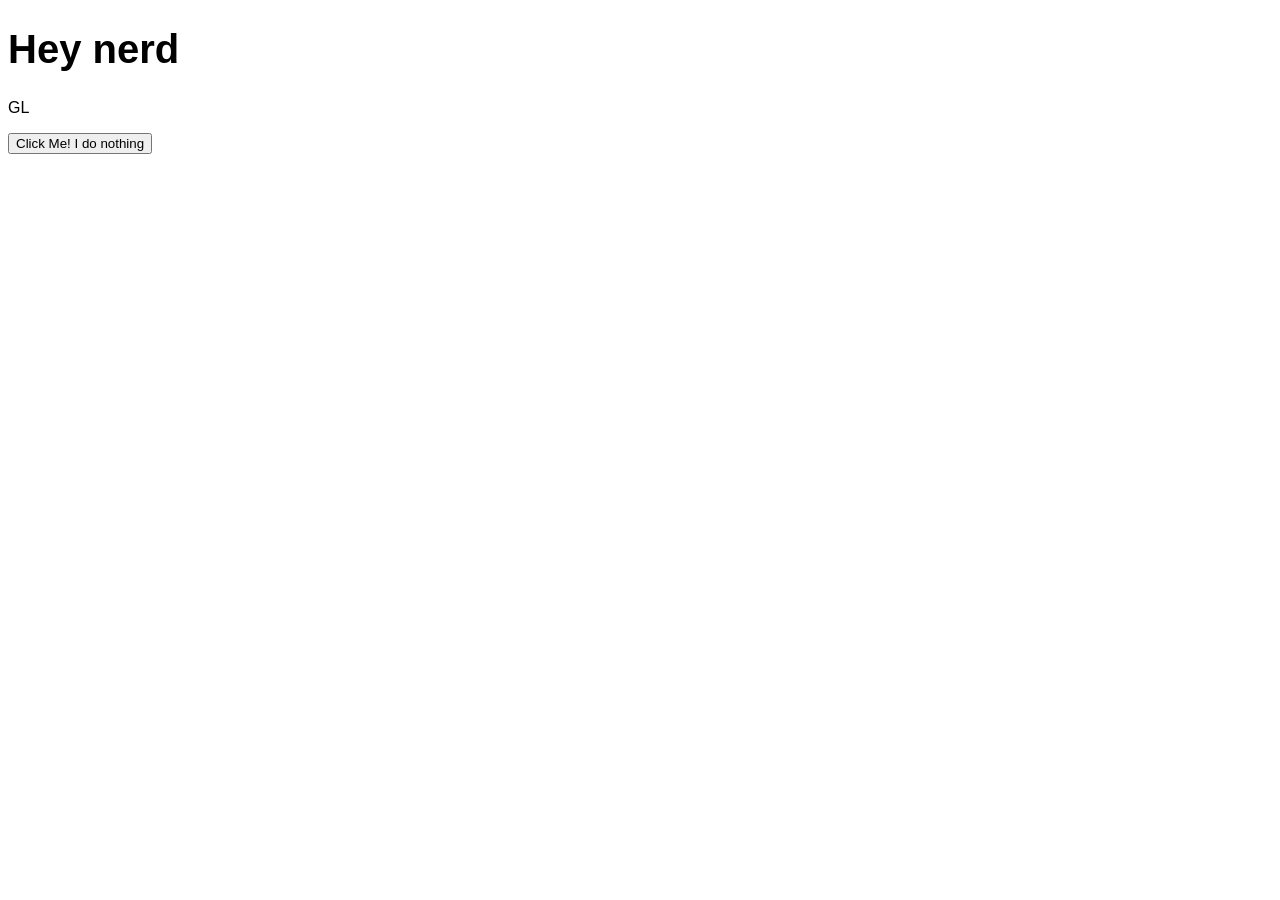
<file: index.html>
﻿<!DOCTYPE html>
<html lang="en">
<link rel="stylesheet" href="style.css">
<head>
    <meta charset="UTF-8">
    <title>Title</title>
</head>
<body>
    <h1>Hey nerd</h1>
    <p>GL</p>
    <button>Click Me! I do nothing</button>
</body>
</html>
</file>
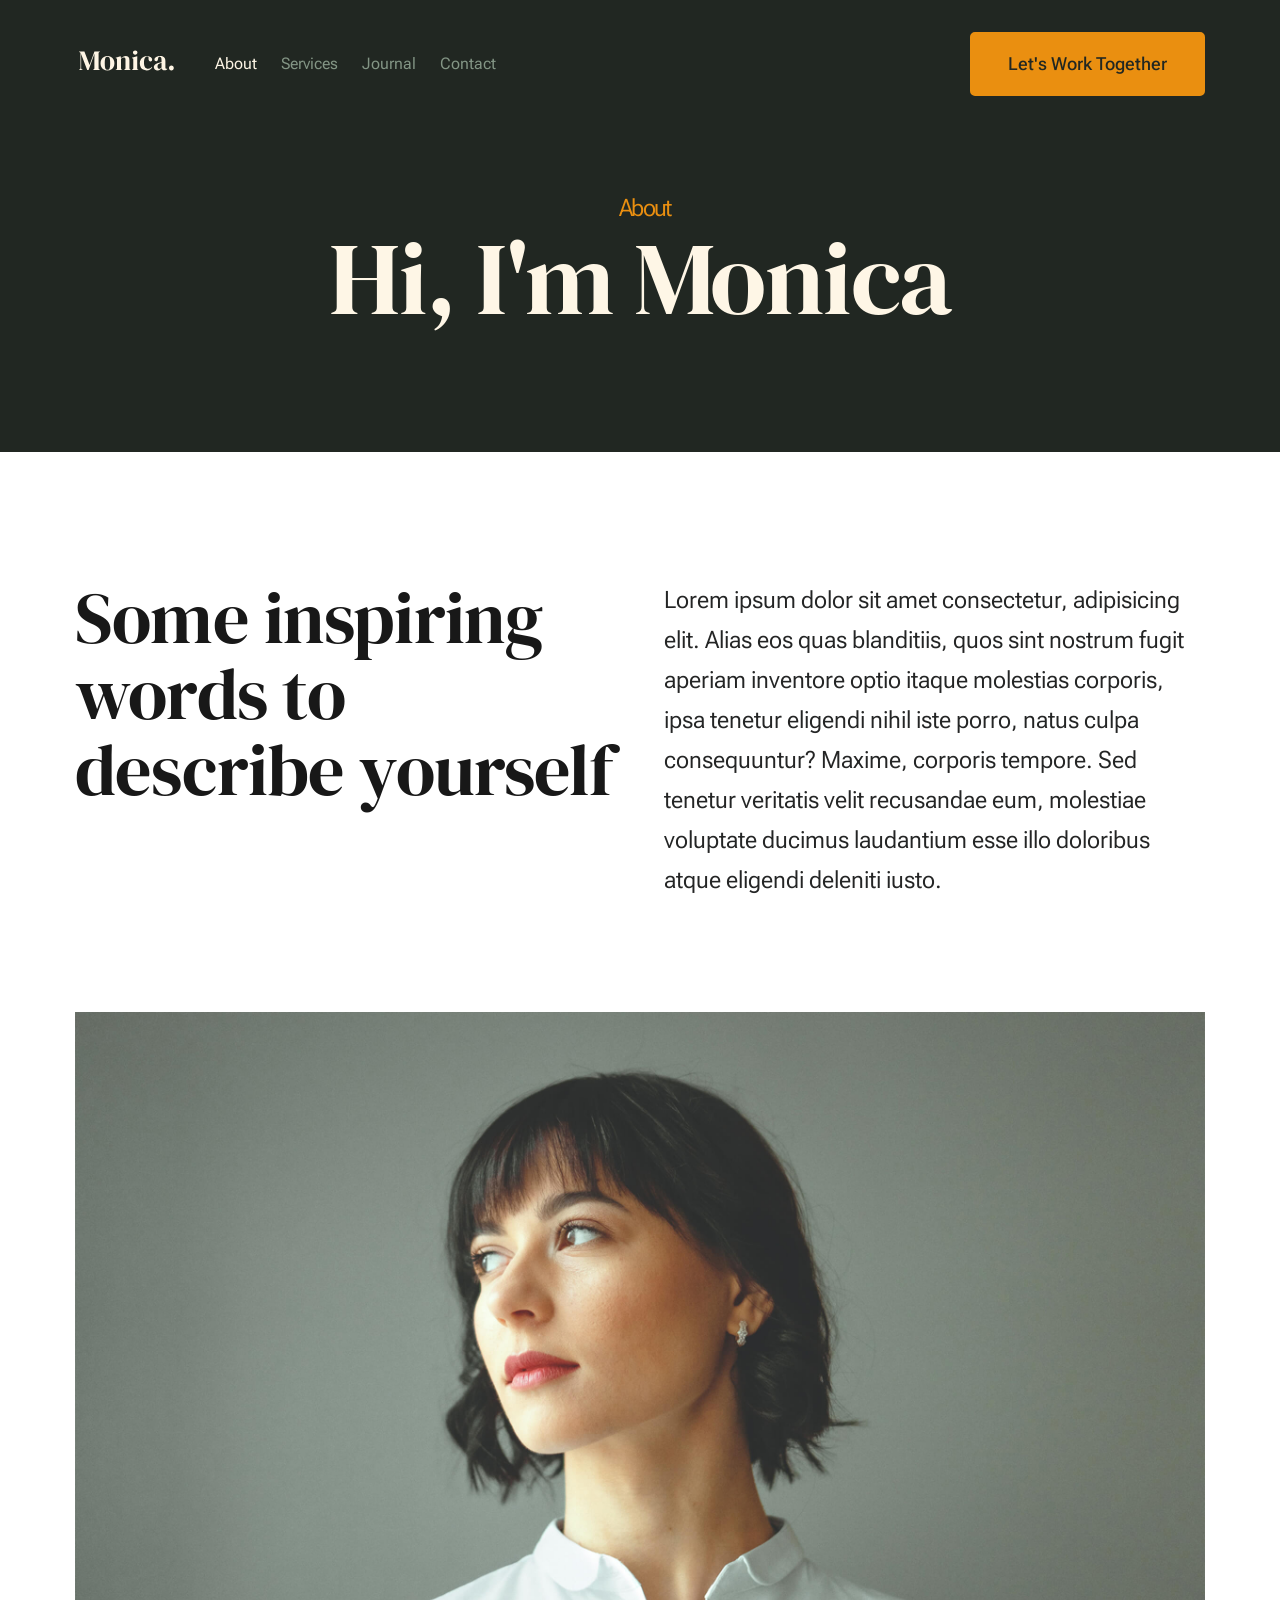
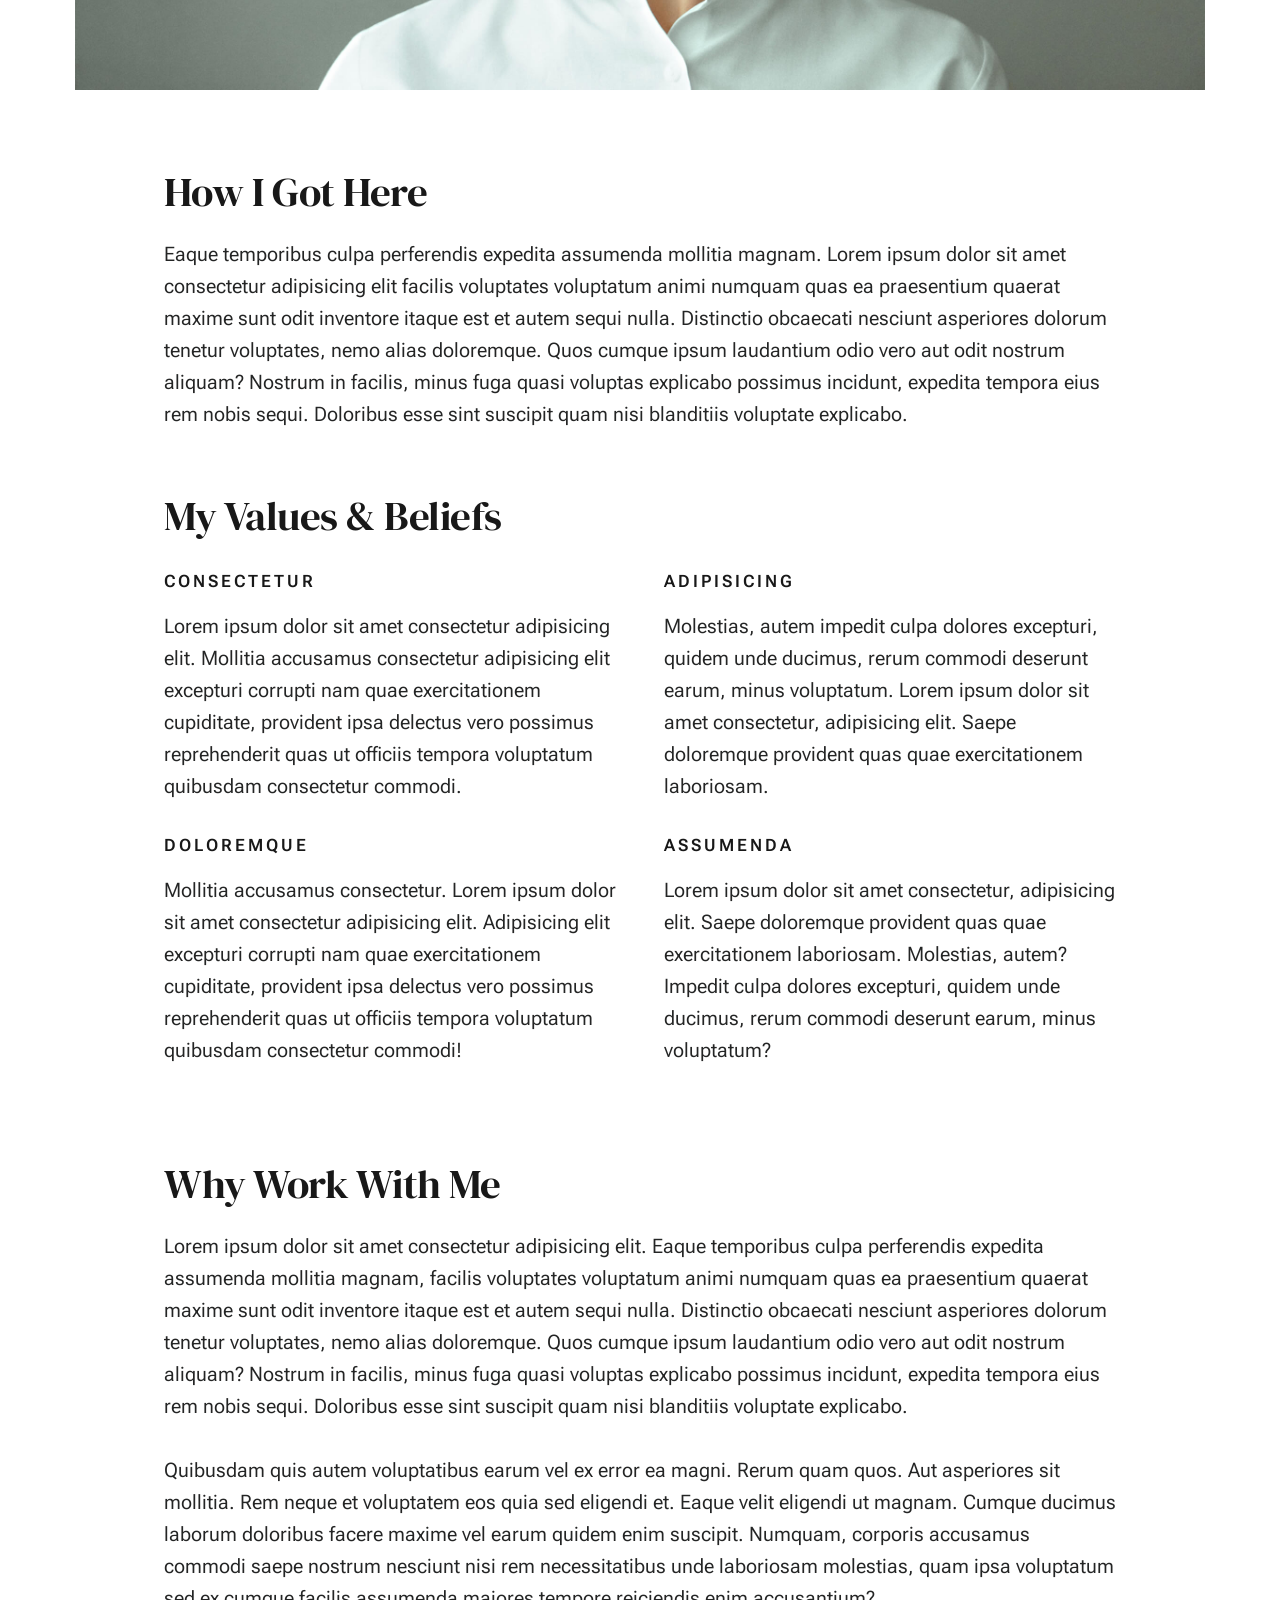
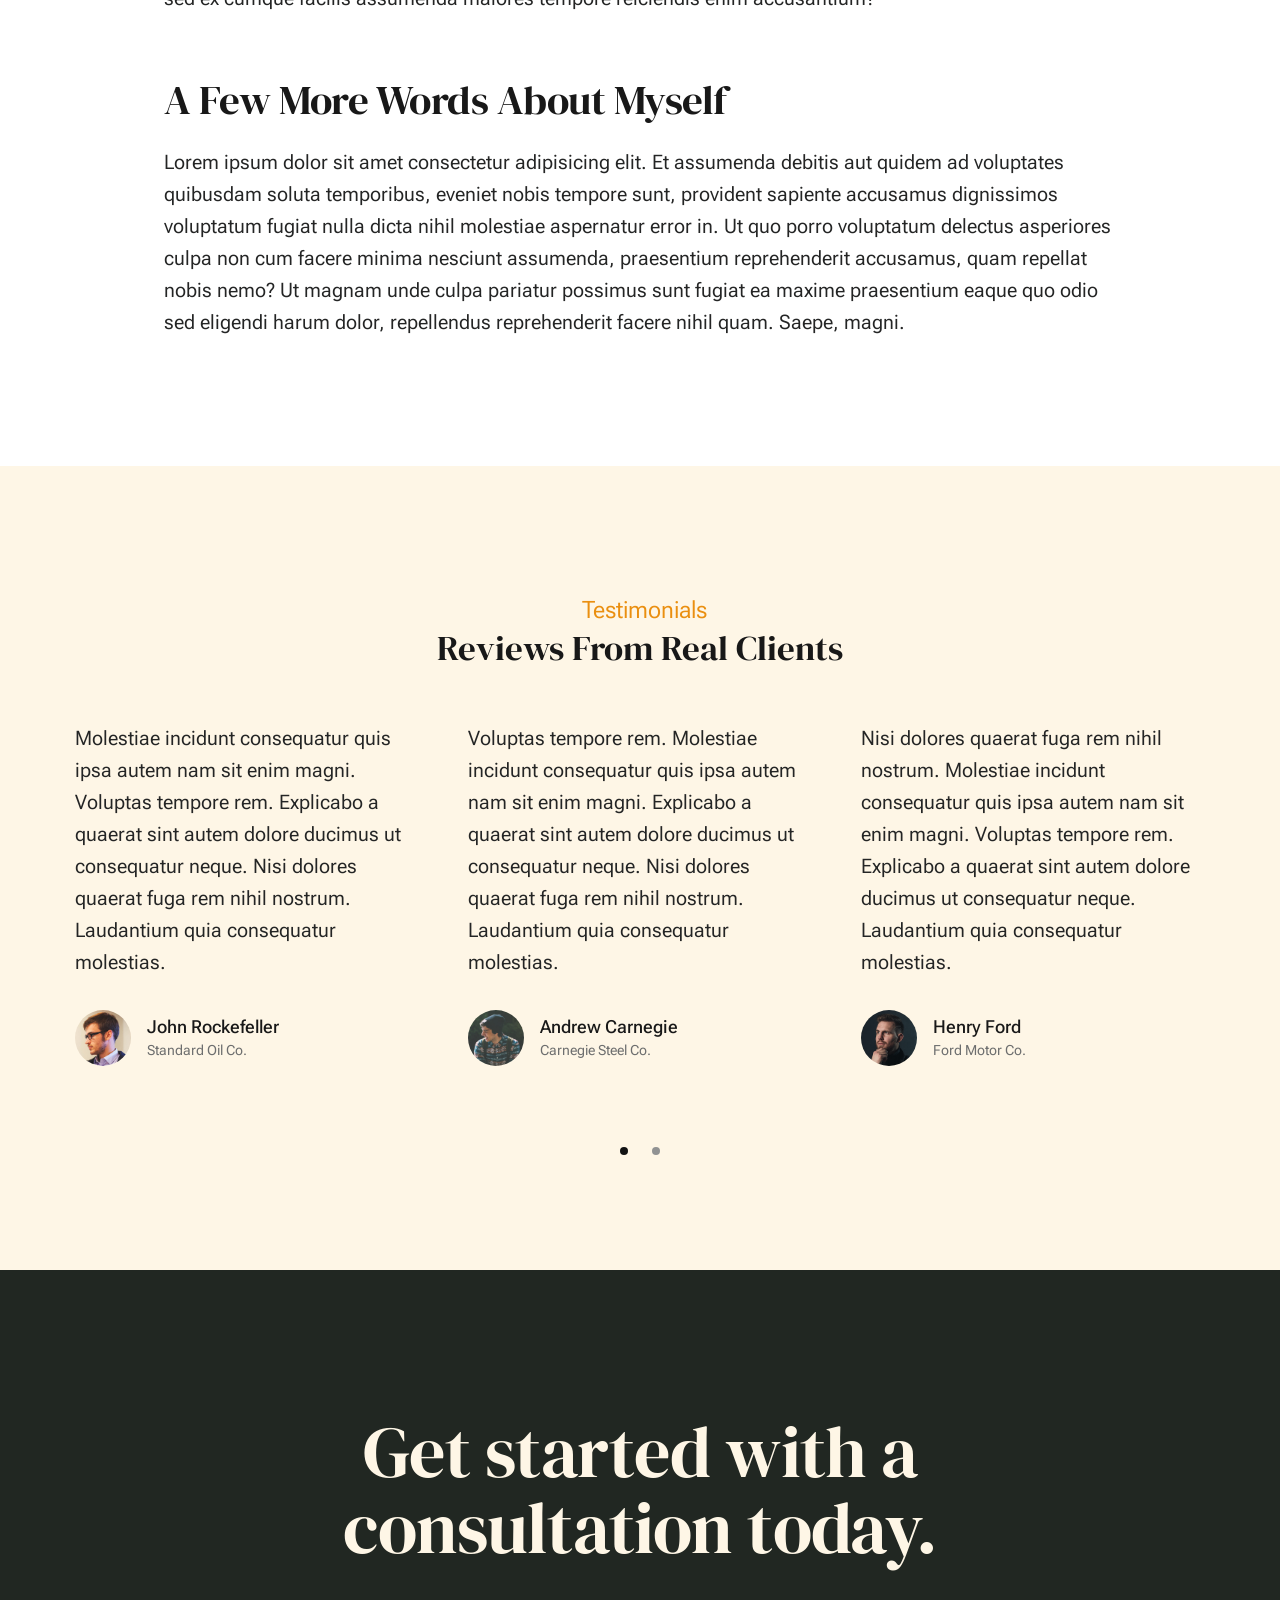
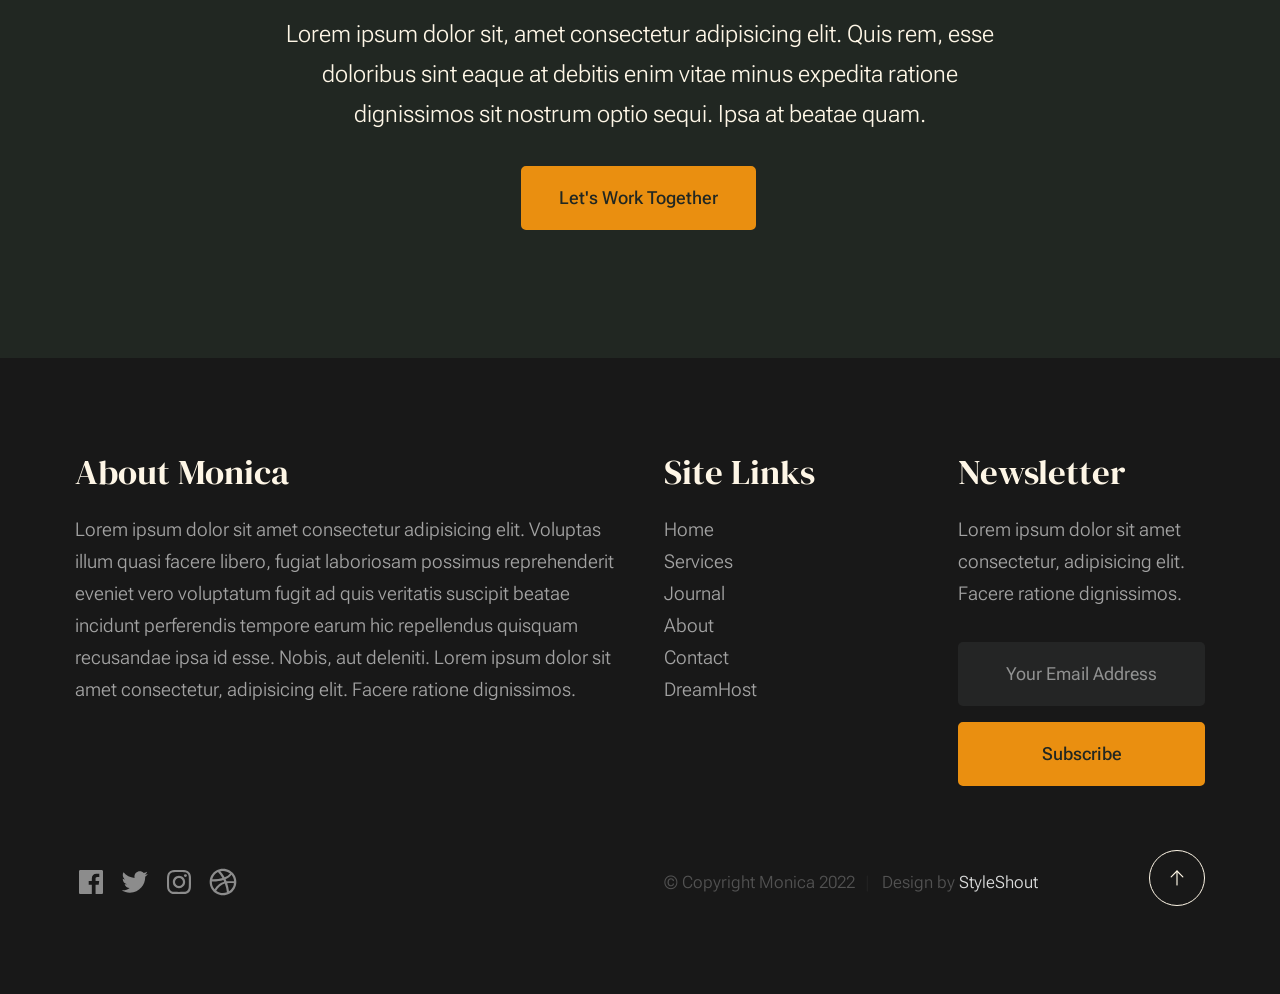
<file: about.html>
<!DOCTYPE html>
<html lang="en" class="no-js" >
<head>

    <!--- basic page needs
    ================================================== -->
    <meta charset="utf-8">
    <meta name="viewport" content="width=device-width, initial-scale=1">
    <title>About - Monica</title>

    <script>
        document.documentElement.classList.remove('no-js');
        document.documentElement.classList.add('js');
    </script>

    <!-- CSS
    ================================================== -->
    <link rel="stylesheet" href="css/vendor.css">
    <link rel="stylesheet" href="css/styles.css">

    <!-- favicons
    ================================================== -->
    <link rel="apple-touch-icon" sizes="180x180" href="apple-touch-icon.png">
    <link rel="icon" type="image/png" sizes="32x32" href="favicon-32x32.png">
    <link rel="icon" type="image/png" sizes="16x16" href="favicon-16x16.png">
    <link rel="manifest" href="site.webmanifest">

</head>


<body id="top">


    <!-- preloader
    ================================================== -->
    <div id="preloader">
        <div id="loader" class="dots-fade">
            <div></div>
            <div></div>
            <div></div>
        </div>
    </div>


    <!-- page wrap
    ================================================== -->
    <div id="page" class="s-pagewrap">


        <!-- # site header 
        ================================================== -->
        <header class="s-header">

            <div class="row s-header__inner width-sixteen-col">

                <div class="s-header__block">
                    <div class="s-header__logo">
                        <a class="logo" href="index.html">
                            <img src="images/logo.svg" alt="Homepage">
                        </a>
                    </div>

                    <a class="s-header__menu-toggle" href="#0"><span>Menu</span></a>
                </div> <!-- end s-header__block -->

                <nav class="s-header__nav">
    
                    <ul class="s-header__menu-links">
                        <li class="current"><a href="about.html">About</a></li>
                        <li><a href="services.html">Services</a></li>
                        <li><a href="blog.html">Journal</a></li>
                        <li><a href="contact.html">Contact</a></li>
                    </ul> <!-- s-header__menu-links -->

                    <div class="s-header__contact">
                        <a href="contact.html" class="btn btn--primary s-header__contact-btn">Let's Work Together</a>                        
                    </div> <!-- s-header__contact -->
    
                </nav> <!-- end s-header__nav -->

            </div> <!-- end s-header__inner -->

        </header> <!-- end s-header -->


        <!-- # site main content
        ================================================== -->
        <section id="content" class="s-content">

               <section class="s-pageheader pageheader">
                    <div class="row">
                        <div class="column xl-12">
                            <h1 class="page-title">
                                <span class="page-title__small-type text-pretitle">About</span>
                                Hi, I'm Monica
                            </h1>
                            
                        </div>
                    </div>
               </section> <!-- end pageheader --> 

               <section class="s-pagecontent pagecontent">

                    <div class="row pageintro">
                        <div class="column xl-6 lg-12">
                            <h2 class="text-display-title">Some inspiring words to describe yourself</h2>
                        </div>
                        <div class="column xl-6 lg-12 u-flexitem-x-right">
                            <p class="lead">
                            Lorem ipsum dolor sit amet consectetur, adipisicing elit. Alias eos quas blanditiis, quos sint nostrum fugit aperiam 
                            inventore optio itaque molestias corporis, ipsa tenetur eligendi nihil iste porro, natus culpa consequuntur? Maxime, 
                            corporis tempore. Sed tenetur veritatis velit recusandae eum, molestiae voluptate ducimus laudantium esse illo 
                            doloribus atque eligendi deleniti iusto. 
                            </p>
                        </div>                       
                    </div> <!-- end pageintro -->   
                    
                    <div class="row pagemedia">
                        <d class="column xl-12">
                            <figure class="page-media">                                
                                <img src="images/thumbs/about/about-1200.jpg" 
                                     srcset="images/thumbs/about/about-2400.jpg 2400w, 
                                             images/thumbs/about/about-1200.jpg 1200w, 
                                             images/thumbs/about/about-600.jpg 600w" sizes="(max-width: 2400px) 100vw, 2400px" alt="">
                            </figure>
                        </d>
                    </div> <!-- end pagemedia -->

                    <div class="row width-narrower pagemain">
                        <div class="column xl-12"> 

                            <h2>How I Got Here</h2>
                            <p>
                            Eaque temporibus culpa perferendis expedita assumenda mollitia magnam. Lorem ipsum dolor sit amet consectetur adipisicing elit
                            facilis voluptates voluptatum animi numquam quas ea praesentium quaerat maxime sunt odit inventore itaque est et autem sequi nulla. 
                            Distinctio obcaecati nesciunt asperiores dolorum tenetur voluptates, nemo alias doloremque. Quos cumque ipsum laudantium odio vero 
                            aut odit nostrum aliquam? Nostrum in facilis, minus fuga quasi voluptas explicabo possimus incidunt, expedita tempora eius rem nobis sequi. 
                            Doloribus esse sint suscipit quam nisi blanditiis voluptate explicabo.
                            </p>

                            <h2 class="u-add-bottom">My Values & Beliefs</h2>

                            <div class="grid-list-items list-items">
                                <div class="grid-list-items__item list-items__item u-remove-bottom">
                                    <div class="list-items__item-header">
                                        <h6 class="list-items__item-small-title">Consectetur</h6>
                                    </div>
                                    <p>
                                    Lorem ipsum dolor sit amet consectetur adipisicing elit. Mollitia accusamus consectetur adipisicing elit excepturi corrupti 
                                    nam quae exercitationem cupiditate, provident ipsa delectus vero possimus reprehenderit quas ut officiis tempora voluptatum 
                                    quibusdam consectetur commodi.
                                    </p>
                                </div>
                                <div class="grid-list-items__item list-items__item u-remove-bottom">
                                    <div class="list-items__item-header">
                                        <h6 class="list-items__item-small-title">Adipisicing</h6>
                                    </div>
                                    <p> 
                                    Molestias, autem impedit culpa dolores excepturi, quidem unde ducimus, rerum commodi deserunt earum, minus voluptatum.
                                    Lorem ipsum dolor sit amet consectetur, adipisicing elit. Saepe doloremque provident quas quae exercitationem laboriosam.
                                    </p>
                                </div>
                                <div class="grid-list-items__item list-items__item u-remove-bottom">
                                    <div class="list-items__item-header">
                                        <h6 class="list-items__item-small-title">Doloremque</h6>
                                    </div>
                                    <p>
                                    Mollitia accusamus consectetur. Lorem ipsum dolor sit amet consectetur adipisicing elit. Adipisicing elit excepturi corrupti 
                                    nam quae exercitationem cupiditate, provident ipsa delectus vero possimus reprehenderit quas ut officiis tempora voluptatum 
                                    quibusdam consectetur commodi!
                                    </p>
                                </div>
                                <div class="grid-list-items__item list-items__item u-remove-bottom">
                                    <div class="list-items__item-header">
                                        <h6 class="list-items__item-small-title">Assumenda</h6>
                                    </div>
                                    <p>
                                    Lorem ipsum dolor sit amet consectetur, adipisicing elit. Saepe doloremque provident quas quae exercitationem laboriosam. 
                                    Molestias, autem? Impedit culpa dolores excepturi, quidem unde ducimus, rerum commodi deserunt earum, minus voluptatum?
                                    </p>
                                </div>
                            </div> <!--grid-list-items -->

                            <h2>Why Work With Me</h2>
                            <p>
                            Lorem ipsum dolor sit amet consectetur adipisicing elit. Eaque temporibus culpa perferendis expedita assumenda mollitia magnam, 
                            facilis voluptates voluptatum animi numquam quas ea praesentium quaerat maxime sunt odit inventore itaque est et autem sequi nulla. 
                            Distinctio obcaecati nesciunt asperiores dolorum tenetur voluptates, nemo alias doloremque. Quos cumque ipsum laudantium odio vero aut 
                            odit nostrum aliquam? Nostrum in facilis, minus fuga quasi voluptas explicabo possimus incidunt, expedita tempora eius rem nobis sequi. 
                            Doloribus esse sint suscipit quam nisi blanditiis voluptate explicabo.
                            </p>

                            <p>
                            Quibusdam quis autem voluptatibus earum vel ex error ea magni. Rerum quam quos. Aut asperiores sit mollitia. Rem neque et voluptatem 
                            eos quia sed eligendi et. Eaque velit eligendi ut magnam. Cumque ducimus laborum doloribus facere maxime vel earum quidem enim suscipit. 
                            Numquam, corporis accusamus commodi saepe nostrum nesciunt nisi rem necessitatibus unde laboriosam molestias, quam ipsa voluptatum sed 
                            ex cumque facilis assumenda maiores tempore reiciendis enim accusantium?
                            </p>                   

                            <h2>A Few More Words About Myself</h2>
                            <p>
                            Lorem ipsum dolor sit amet consectetur adipisicing elit. Et assumenda debitis aut quidem ad voluptates quibusdam soluta temporibus, 
                            eveniet nobis tempore sunt, provident sapiente accusamus dignissimos voluptatum fugiat nulla dicta nihil molestiae aspernatur error in. 
                            Ut quo porro voluptatum delectus asperiores culpa non cum facere minima nesciunt assumenda, praesentium reprehenderit accusamus, quam 
                            repellat nobis nemo? Ut magnam unde culpa pariatur possimus sunt fugiat ea maxime praesentium eaque quo odio sed eligendi harum dolor, 
                            repellendus reprehenderit facere nihil quam. Saepe, magni.
                            </p>

                        </div> <!-- end grid-block-->
                    </div> <!-- end pagemain -->

               </section> <!-- pagecontent -->

               <section class="s-testimonials">

                    <div class="s-testimonials__header row row-x-center text-center">
                        <div class="column xl-8 lg-12">
        
                            <p class="text-pretitle">
                            Testimonials
                            </p>
                            <h3>
                            Reviews From Real Clients
                            </h3>                        
        
                        </div>
                    </div> <!--end s-testimonials__header -->

                    <div class="row s-testimonials__content">
                        <div class="column xl-12 testimonials">

                            <div class="swiper-container testimonials__slider page-slider">

                                <div class="swiper-wrapper">
                                    <div class="testimonials__slide swiper-slide">
                                        <p>
                                        Molestiae incidunt consequatur quis ipsa autem nam sit enim magni. Voluptas tempore rem. 
                                        Explicabo a quaerat sint autem dolore ducimus ut consequatur neque. Nisi dolores quaerat fuga rem nihil nostrum.
                                        Laudantium quia consequatur molestias.
                                        </p>
                                        <div class="testimonials__author">
                                            <img src="images/avatars/user-01.jpg" alt="Author image" class="testimonials__avatar">
                                            <cite class="testimonials__cite">
                                                <strong>John Rockefeller</strong>
                                                <span>Standard Oil Co.</span>
                                            </cite>
                                        </div>
                                    </div>
                                    <div class="testimonials__slide swiper-slide">
                                        <p>
                                        Voluptas tempore rem. Molestiae incidunt consequatur quis ipsa autem nam sit enim magni. 
                                        Explicabo a quaerat sint autem dolore ducimus ut consequatur neque. Nisi dolores quaerat fuga rem nihil nostrum.
                                        Laudantium quia consequatur molestias.
                                        </p>
                                        <div class="testimonials__author">
                                            <img src="images/avatars/user-04.jpg" alt="Author image" class="testimonials__avatar">
                                            <cite class="testimonials__cite">
                                                <strong>Andrew Carnegie</strong>
                                                <span>Carnegie Steel Co.</span>
                                            </cite>
                                        </div>
                                    </div>
                                    <div class="testimonials__slide swiper-slide">
                                        <p>
                                        Nisi dolores quaerat fuga rem nihil nostrum. Molestiae incidunt consequatur quis ipsa autem nam sit enim magni. 
                                        Voluptas tempore rem. Explicabo a quaerat sint autem dolore ducimus ut consequatur neque. 
                                        Laudantium quia consequatur molestias.
                                        </p>
                                        <div class="testimonials__author">
                                            <img src="images/avatars/user-06.jpg" alt="Author image" class="testimonials__avatar">
                                            <cite class="testimonials__cite">
                                                <strong>Henry Ford</strong>
                                                <span>Ford Motor Co.</span>
                                            </cite>
                                        </div>
                                    </div>
                                    <div class="testimonials__slide swiper-slide">
                                        <p>
                                        Molestiae incidunt consequatur quis ipsa autem nam sit enim magni. Voluptas tempore rem. 
                                        Explicabo a quaerat sint autem dolore ducimus ut consequatur neque. Nisi dolores quaerat fuga rem nihil nostrum.
                                        Laudantium quia consequatur molestias.
                                        </p>
                                        <div class="testimonials__author">
                                            <img src="images/avatars/user-02.jpg" alt="Author image" class="testimonials__avatar">
                                            <cite class="testimonials__cite">
                                                <strong>John Morgan</strong>
                                                <span>JP Morgan & Co.</span>
                                            </cite>
                                        </div>
                                    </div> 
                                </div> <!-- end swiper-wrapper --> 

                                <div class="swiper-pagination"></div>

                            </div> <!--end testimonials__slider --> 

                        </div> <!-- testimonials -->
                    </div> <!--end s-testimonials__content -->

               </section> <!-- end s-testimonials -->

        </section> <!-- s-content-->

        <!-- # cta
        ================================================== -->
        <section id="cta" class="s-cta">

            <div class="row row-x-center text-center">
                <div class="column xl-8 lg-12">

                    <div class="s-cta__content">
                        <h2 class="text-display-title">
                        Get started with a consultation today.
                        </h2>
                        <p class="lead">
                        Lorem ipsum dolor sit, amet consectetur adipisicing elit. Quis rem, esse doloribus sint eaque at debitis enim vitae minus expedita ratione dignissimos sit nostrum optio sequi. Ipsa at beatae quam.
                        </p>
                        <a href="contact.html" class="btn btn--primary">Let's Work Together</a>
                    </div>

                </div>
            </div>

        </section> <!-- end s-cta -->


        <!-- # footer 
        ================================================== -->
        <footer class="s-footer">
            <div class="row s-footer__content">
                <div class="column xl-6 lg-6 md-12 s-footer__block s-footer__about">                    
                    <h3>About Monica</h3>
                    <p>
                    Lorem ipsum dolor sit amet consectetur adipisicing elit. Voluptas illum quasi facere libero, 
                    fugiat laboriosam possimus reprehenderit eveniet vero voluptatum fugit ad quis veritatis suscipit beatae 
                    incidunt perferendis tempore earum hic repellendus quisquam recusandae ipsa id esse. Nobis, aut deleniti.
                    Lorem ipsum dolor sit amet consectetur, adipisicing elit. Facere ratione dignissimos.
                    </p>               
                </div>                
                <div class="column xl-3 lg-6 md-12 s-footer__block s-footer__site-links">
                    <h3>Site Links</h3>
                    <ul class="link-list">
                        <li><a href="index.html">Home</a></li>
                        <li><a href="services.html">Services</a></li>
                        <li><a href="blog.html">Journal</a></li>
                        <li><a href="about.html">About</a></li>
                        <li><a href="contact.html">Contact</a></li>
                        <li><a href="https://www.dreamhost.com/r.cgi?287326">DreamHost</a></li>
                    </ul>
                </div>
                <div class="column xl-3 lg-6 md-12 tab-12 s-footer__block s-footer__newsletter">
                    <h3>Newsletter</h3>

                    <p>
                    Lorem ipsum dolor sit amet consectetur, adipisicing elit. Facere ratione dignissimos.
                    </p>

                    <div class="subscribe-form">
                        <form id="mc-form" class="mc-form">
                            <input type="email" name="EMAIL" id="mce-EMAIL" class="u-fullwidth text-center" placeholder="Your Email Address" title="The domain portion of the email address is invalid (the portion after the @)." pattern="^([^\x00-\x20\x22\x28\x29\x2c\x2e\x3a-\x3c\x3e\x40\x5b-\x5d\x7f-\xff]+|\x22([^\x0d\x22\x5c\x80-\xff]|\x5c[\x00-\x7f])*\x22)(\x2e([^\x00-\x20\x22\x28\x29\x2c\x2e\x3a-\x3c\x3e\x40\x5b-\x5d\x7f-\xff]+|\x22([^\x0d\x22\x5c\x80-\xff]|\x5c[\x00-\x7f])*\x22))*\x40([^\x00-\x20\x22\x28\x29\x2c\x2e\x3a-\x3c\x3e\x40\x5b-\x5d\x7f-\xff]+|\x5b([^\x0d\x5b-\x5d\x80-\xff]|\x5c[\x00-\x7f])*\x5d)(\x2e([^\x00-\x20\x22\x28\x29\x2c\x2e\x3a-\x3c\x3e\x40\x5b-\x5d\x7f-\xff]+|\x5b([^\x0d\x5b-\x5d\x80-\xff]|\x5c[\x00-\x7f])*\x5d))*(\.\w{2,})+$" required>
                            <input type="submit" name="subscribe" value="Subscribe" class="btn btn--primary btn--small u-fullwidth">
                            <!-- <div style="position: absolute; left: -5000px;" aria-hidden="true"><input type="text" name="b_cdb7b577e41181934ed6a6a44_9a91cfe7b3" tabindex="-1" value=""></div> -->
                            <div class="mc-status"></div>
                        </form>
                    </div>
                </div>
            </div>    
            
            <div class="row s-footer__bottom">
                <div class="column xl-6 lg-12">
                    <ul class="s-footer__social social-list">
                        <li>
                            <a href="#0">
                                <svg xmlns="http://www.w3.org/2000/svg" width="24" height="24" viewBox="0 0 24 24" style="fill:rgba(0, 0, 0, 1);transform:;-ms-filter:"><path d="M20,3H4C3.447,3,3,3.448,3,4v16c0,0.552,0.447,1,1,1h8.615v-6.96h-2.338v-2.725h2.338v-2c0-2.325,1.42-3.592,3.5-3.592 c0.699-0.002,1.399,0.034,2.095,0.107v2.42h-1.435c-1.128,0-1.348,0.538-1.348,1.325v1.735h2.697l-0.35,2.725h-2.348V21H20 c0.553,0,1-0.448,1-1V4C21,3.448,20.553,3,20,3z"></path></svg>
                                <span class="u-screen-reader-text">Facebook</span>
                            </a>
                        </li>
                        <li>
                            <a href="#0">
                                <svg xmlns="http://www.w3.org/2000/svg" width="24" height="24" viewBox="0 0 24 24" style="fill:rgba(0, 0, 0, 1);transform:;-ms-filter:"><path d="M19.633,7.997c0.013,0.175,0.013,0.349,0.013,0.523c0,5.325-4.053,11.461-11.46,11.461c-2.282,0-4.402-0.661-6.186-1.809 c0.324,0.037,0.636,0.05,0.973,0.05c1.883,0,3.616-0.636,5.001-1.721c-1.771-0.037-3.255-1.197-3.767-2.793 c0.249,0.037,0.499,0.062,0.761,0.062c0.361,0,0.724-0.05,1.061-0.137c-1.847-0.374-3.23-1.995-3.23-3.953v-0.05 c0.537,0.299,1.16,0.486,1.82,0.511C3.534,9.419,2.823,8.184,2.823,6.787c0-0.748,0.199-1.434,0.548-2.032 c1.983,2.443,4.964,4.04,8.306,4.215c-0.062-0.3-0.1-0.611-0.1-0.923c0-2.22,1.796-4.028,4.028-4.028 c1.16,0,2.207,0.486,2.943,1.272c0.91-0.175,1.782-0.512,2.556-0.973c-0.299,0.935-0.936,1.721-1.771,2.22 c0.811-0.088,1.597-0.312,2.319-0.624C21.104,6.712,20.419,7.423,19.633,7.997z"></path></svg>
                                <span class="u-screen-reader-text">Twitter</span>
                            </a>
                        </li>
                        <li>
                            <a href="#0">
                                <svg xmlns="http://www.w3.org/2000/svg" width="24" height="24" viewBox="0 0 24 24" style="fill:rgba(0, 0, 0, 1);transform:;-ms-filter:"><path d="M11.999,7.377c-2.554,0-4.623,2.07-4.623,4.623c0,2.554,2.069,4.624,4.623,4.624c2.552,0,4.623-2.07,4.623-4.624 C16.622,9.447,14.551,7.377,11.999,7.377L11.999,7.377z M11.999,15.004c-1.659,0-3.004-1.345-3.004-3.003 c0-1.659,1.345-3.003,3.004-3.003s3.002,1.344,3.002,3.003C15.001,13.659,13.658,15.004,11.999,15.004L11.999,15.004z"></path><circle cx="16.806" cy="7.207" r="1.078"></circle><path d="M20.533,6.111c-0.469-1.209-1.424-2.165-2.633-2.632c-0.699-0.263-1.438-0.404-2.186-0.42 c-0.963-0.042-1.268-0.054-3.71-0.054s-2.755,0-3.71,0.054C7.548,3.074,6.809,3.215,6.11,3.479C4.9,3.946,3.945,4.902,3.477,6.111 c-0.263,0.7-0.404,1.438-0.419,2.186c-0.043,0.962-0.056,1.267-0.056,3.71c0,2.442,0,2.753,0.056,3.71 c0.015,0.748,0.156,1.486,0.419,2.187c0.469,1.208,1.424,2.164,2.634,2.632c0.696,0.272,1.435,0.426,2.185,0.45 c0.963,0.042,1.268,0.055,3.71,0.055s2.755,0,3.71-0.055c0.747-0.015,1.486-0.157,2.186-0.419c1.209-0.469,2.164-1.424,2.633-2.633 c0.263-0.7,0.404-1.438,0.419-2.186c0.043-0.962,0.056-1.267,0.056-3.71s0-2.753-0.056-3.71C20.941,7.57,20.801,6.819,20.533,6.111z M19.315,15.643c-0.007,0.576-0.111,1.147-0.311,1.688c-0.305,0.787-0.926,1.409-1.712,1.711c-0.535,0.199-1.099,0.303-1.67,0.311 c-0.95,0.044-1.218,0.055-3.654,0.055c-2.438,0-2.687,0-3.655-0.055c-0.569-0.007-1.135-0.112-1.669-0.311 c-0.789-0.301-1.414-0.923-1.719-1.711c-0.196-0.534-0.302-1.099-0.311-1.669c-0.043-0.95-0.053-1.218-0.053-3.654 c0-2.437,0-2.686,0.053-3.655c0.007-0.576,0.111-1.146,0.311-1.687c0.305-0.789,0.93-1.41,1.719-1.712 c0.534-0.198,1.1-0.303,1.669-0.311c0.951-0.043,1.218-0.055,3.655-0.055c2.437,0,2.687,0,3.654,0.055 c0.571,0.007,1.135,0.112,1.67,0.311c0.786,0.303,1.407,0.925,1.712,1.712c0.196,0.534,0.302,1.099,0.311,1.669 c0.043,0.951,0.054,1.218,0.054,3.655c0,2.436,0,2.698-0.043,3.654H19.315z"></path></svg>
                                <span class="u-screen-reader-text">Instagram</span>
                            </a>
                        </li>
                        <li>
                            <a href="#0">
                                <svg xmlns="http://www.w3.org/2000/svg" width="24" height="24" viewBox="0 0 24 24" style="fill: rgba(0, 0, 0, 1);transform: ;msFilter:;"><path d="M20.66 6.98a9.932 9.932 0 0 0-3.641-3.64C15.486 2.447 13.813 2 12 2s-3.486.447-5.02 1.34c-1.533.893-2.747 2.107-3.64 3.64S2 10.187 2 12s.446 3.487 1.34 5.02a9.924 9.924 0 0 0 3.641 3.64C8.514 21.553 10.187 22 12 22s3.486-.447 5.02-1.34a9.932 9.932 0 0 0 3.641-3.64C21.554 15.487 22 13.813 22 12s-.446-3.487-1.34-5.02zM12 3.66c2 0 3.772.64 5.32 1.919-.92 1.174-2.286 2.14-4.1 2.9-1.002-1.813-2.088-3.327-3.261-4.54A7.715 7.715 0 0 1 12 3.66zM5.51 6.8a8.116 8.116 0 0 1 2.711-2.22c1.212 1.201 2.325 2.7 3.34 4.5-2 .6-4.114.9-6.341.9-.573 0-1.006-.013-1.3-.04A8.549 8.549 0 0 1 5.51 6.8zM3.66 12c0-.054.003-.12.01-.2.007-.08.01-.146.01-.2.254.014.641.02 1.161.02 2.666 0 5.146-.367 7.439-1.1.187.373.381.793.58 1.26-1.32.293-2.674 1.006-4.061 2.14S6.4 16.247 5.76 17.5c-1.4-1.587-2.1-3.42-2.1-5.5zM12 20.34c-1.894 0-3.594-.587-5.101-1.759.601-1.187 1.524-2.322 2.771-3.401 1.246-1.08 2.483-1.753 3.71-2.02a29.441 29.441 0 0 1 1.56 6.62 8.166 8.166 0 0 1-2.94.56zm7.08-3.96a8.351 8.351 0 0 1-2.58 2.621c-.24-2.08-.7-4.107-1.379-6.081.932-.066 1.765-.1 2.5-.1.799 0 1.686.034 2.659.1a8.098 8.098 0 0 1-1.2 3.46zm-1.24-5c-1.16 0-2.233.047-3.22.14a27.053 27.053 0 0 0-.68-1.62c2.066-.906 3.532-2.006 4.399-3.3 1.2 1.414 1.854 3.027 1.96 4.84-.812-.04-1.632-.06-2.459-.06z"></path></svg>
                                <span class="u-screen-reader-text">Dribbble</span>
                            </a>
                        </li>
                    </ul> <!-- end s-footer__social -->
                </div>
                <div class="column xl-6 lg-12">
                    <p class="ss-copyright">
                        <span>© Copyright Monica 2022</span> 
                        <span>Design by <a href="https://www.styleshout.com/">StyleShout</a></span>
                    </p>
                </div>

                <div class="ss-go-top">
                    <a class="smoothscroll" title="Back to Top" href="#top">
                        <svg xmlns="http://www.w3.org/2000/svg" viewBox="0 0 24 24" width="36" height="36" fill="none" stroke="#ffffff" stroke-width="1" stroke-linecap="round" stroke-linejoin="round">&lt;!--!  Atomicons Free 1.00 by @atisalab License - https://atomicons.com/license/ (Icons: CC BY 4.0) Copyright 2021 Atomicons --&gt;<polyline points="17 11 12 6 7 11"></polyline><line x1="12" y1="18" x2="12" y2="6"></line></svg>
                    </a>
                </div> <!-- end ss-go-top -->
            </div>
            
        </footer> <!-- end s-footer -->

    </div> <!-- end page-wrap -->

    <!-- Java Script
    ================================================== -->
    <script src="js/plugins.js"></script>
    <script src="js/main.js"></script>

</body>
</html>
</file>
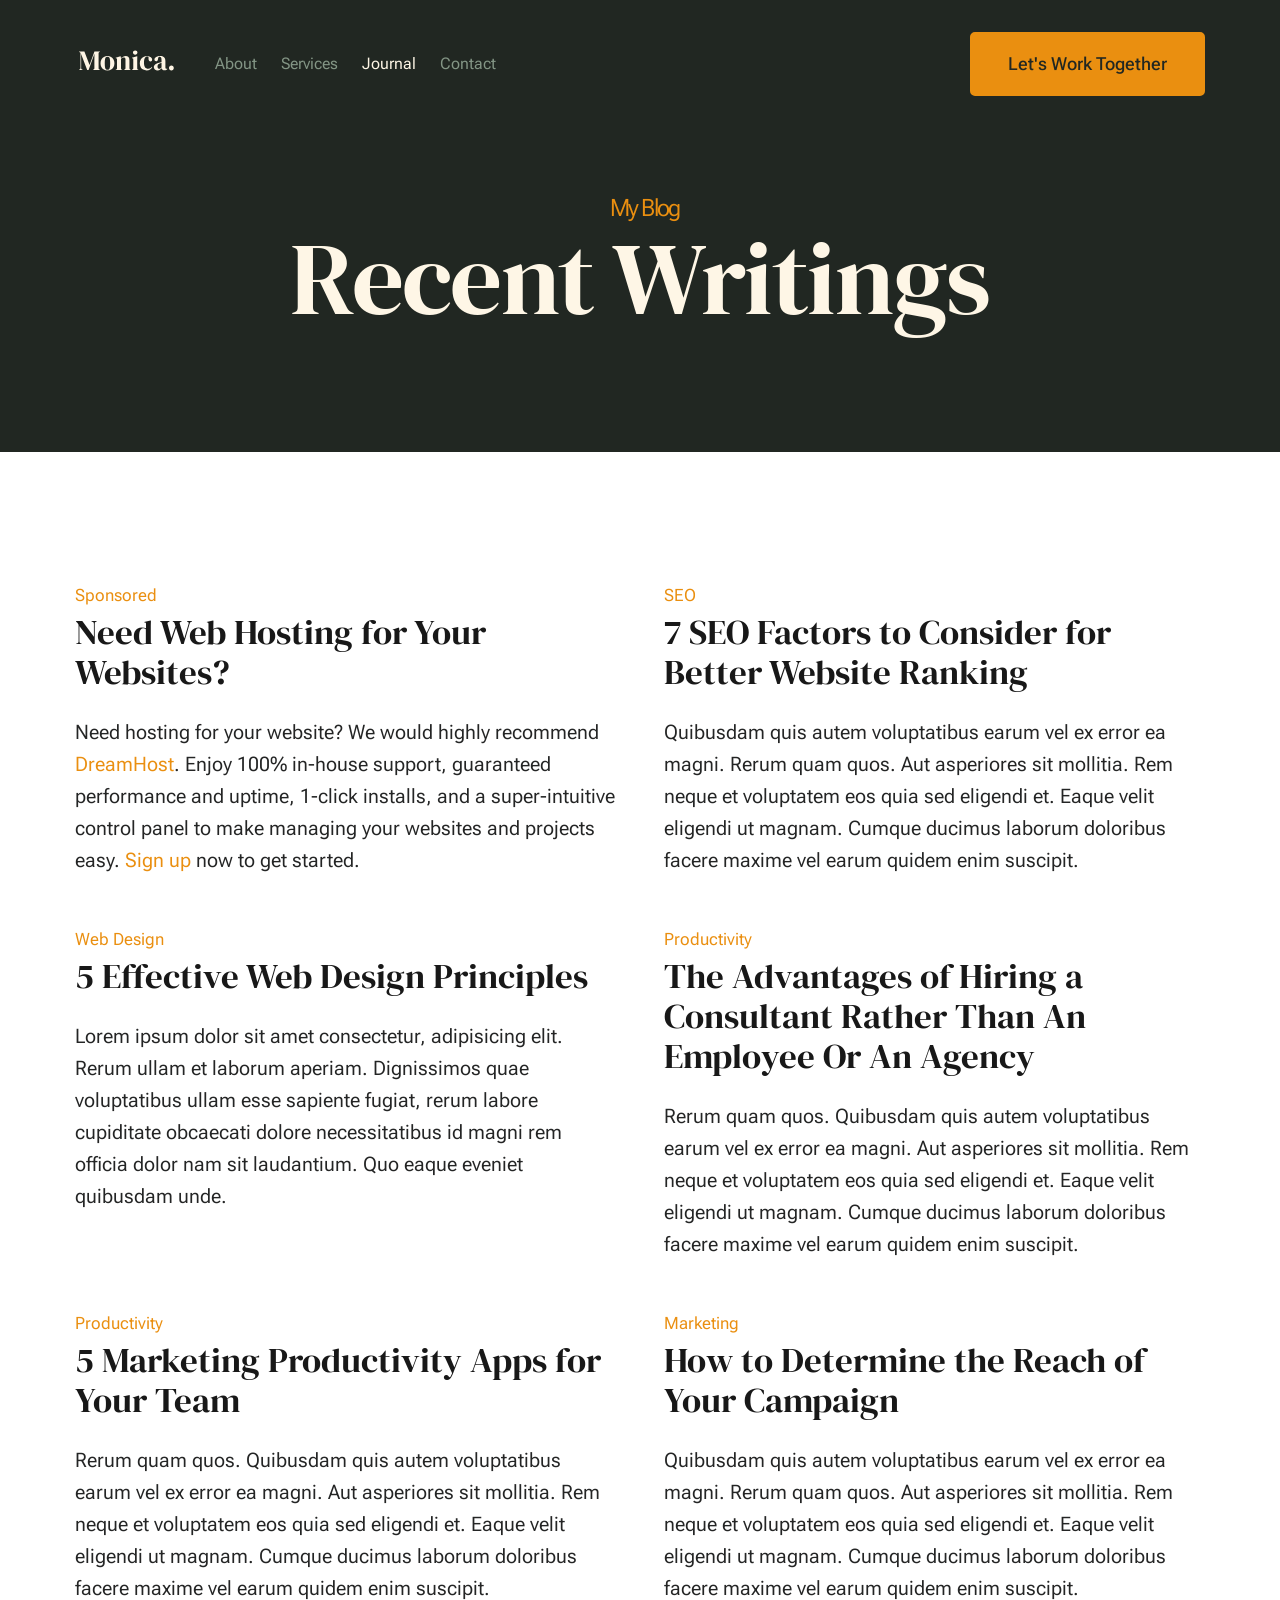
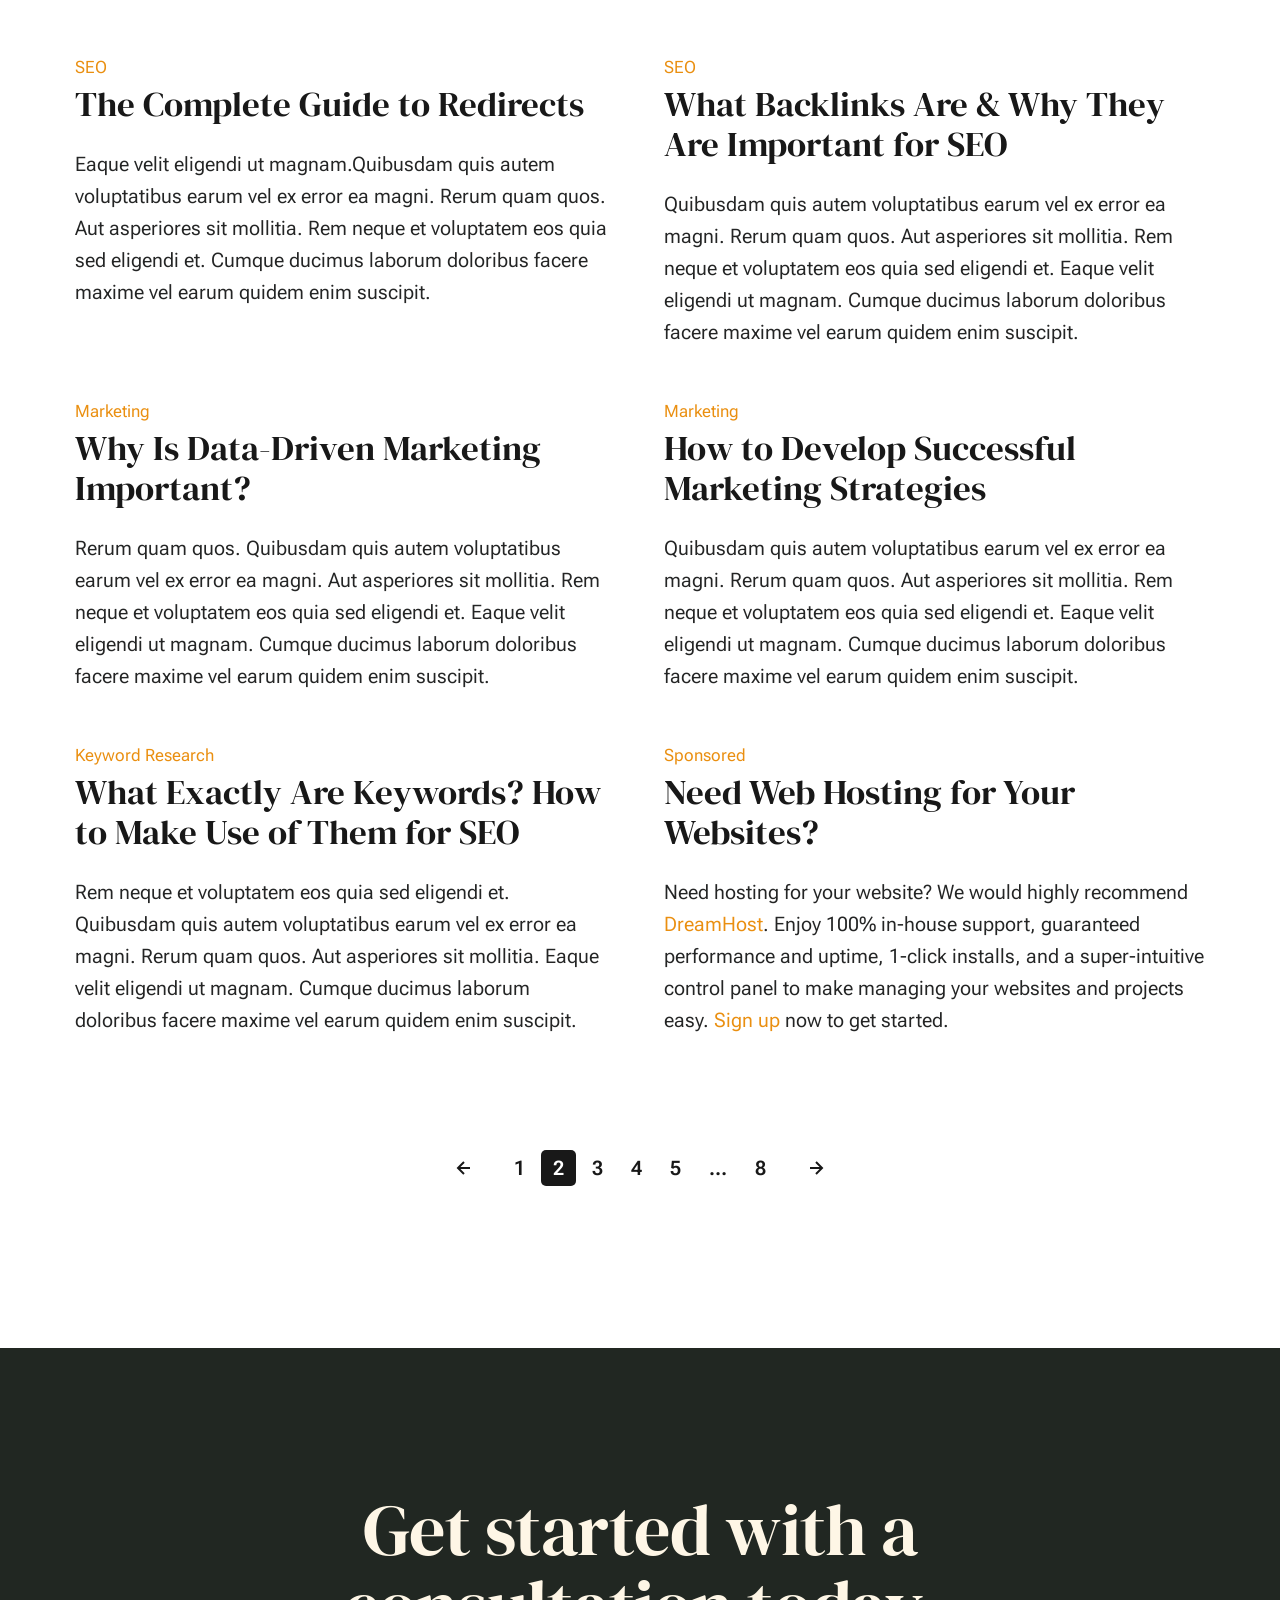
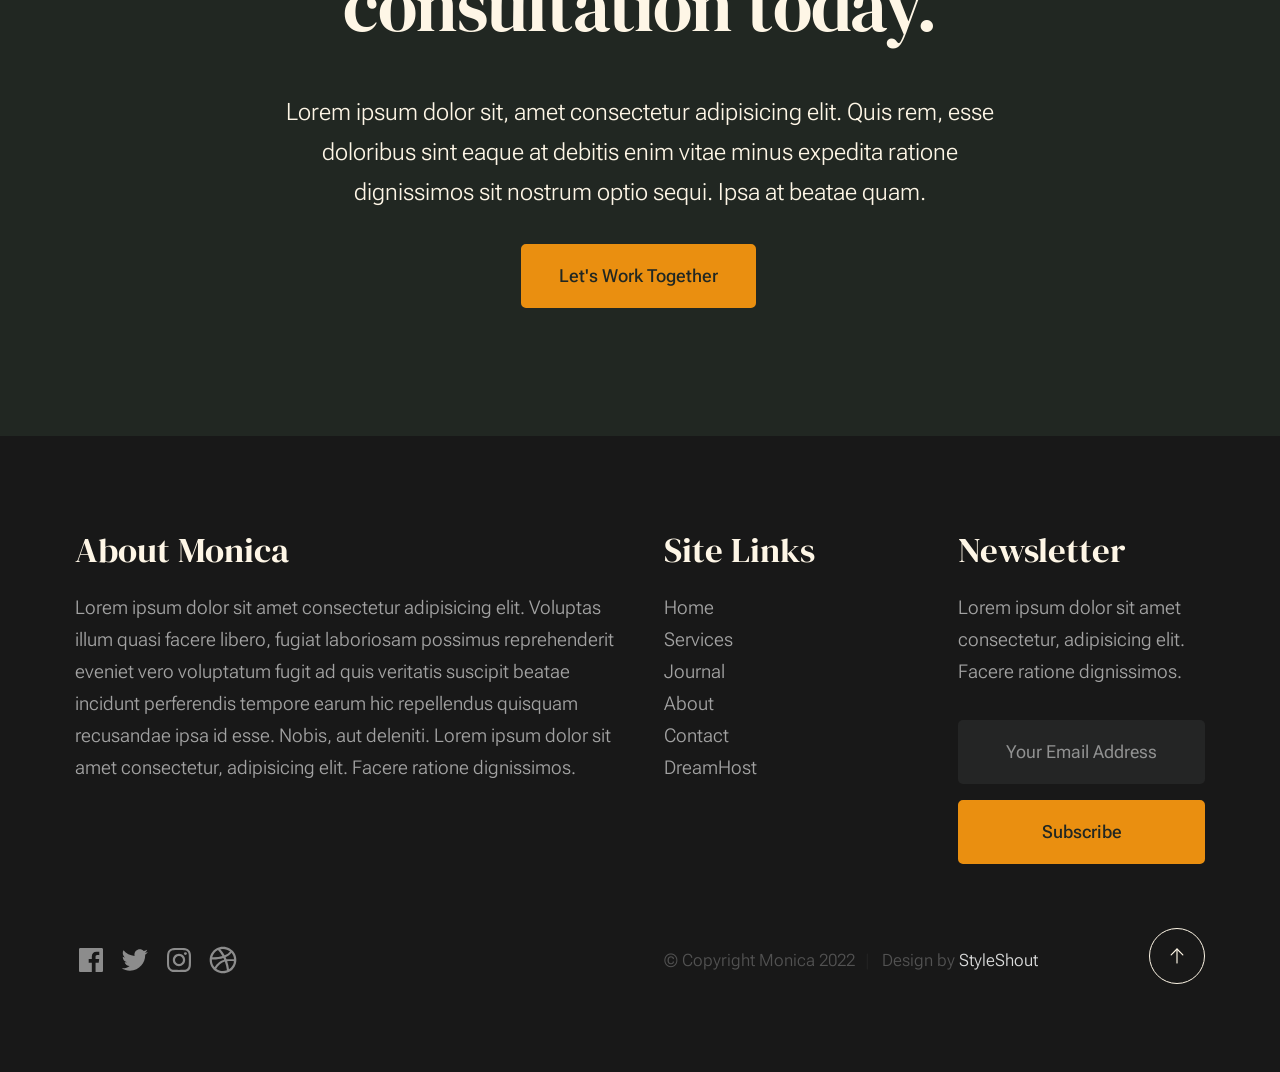
<file: blog.html>
<!DOCTYPE html>
<html lang="en" class="no-js" >
<head>

    <!--- basic page needs
    ================================================== -->
    <meta charset="utf-8">
    <meta name="viewport" content="width=device-width, initial-scale=1">
    <title>Blog - Monica</title>

    <script>
        document.documentElement.classList.remove('no-js');
        document.documentElement.classList.add('js');
    </script>

    <!-- CSS
    ================================================== -->
    <link rel="stylesheet" href="css/vendor.css">
    <link rel="stylesheet" href="css/styles.css">

    <!-- favicons
    ================================================== -->
    <link rel="apple-touch-icon" sizes="180x180" href="apple-touch-icon.png">
    <link rel="icon" type="image/png" sizes="32x32" href="favicon-32x32.png">
    <link rel="icon" type="image/png" sizes="16x16" href="favicon-16x16.png">
    <link rel="manifest" href="site.webmanifest">

</head>


<body id="top">


    <!-- preloader
    ================================================== -->
    <div id="preloader">
        <div id="loader" class="dots-fade">
            <div></div>
            <div></div>
            <div></div>
        </div>
    </div>


    <!-- page wrap
    ================================================== -->
    <div id="page" class="s-pagewrap">

        <!-- # site header 
        ================================================== -->
        <header class="s-header">

            <div class="row s-header__inner width-sixteen-col">

                <div class="s-header__block">
                    <div class="s-header__logo">
                        <a class="logo" href="index.html">
                            <img src="images/logo.svg" alt="Homepage">
                        </a>
                    </div>

                    <a class="s-header__menu-toggle" href="#0"><span>Menu</span></a>
                </div> <!-- end s-header__block -->

                <nav class="s-header__nav">
    
                    <ul class="s-header__menu-links">
                        <li><a href="about.html">About</a></li>
                        <li><a href="services.html">Services</a></li>
                        <li class="current"><a href="blog.html">Journal</a></li>
                        <li><a href="contact.html">Contact</a></li>
                    </ul> <!-- s-header__menu-links -->

                    <div class="s-header__contact">
                        <a href="contact.html" class="btn btn--primary s-header__contact-btn">Let's Work Together</a>                        
                    </div> <!-- s-header__contact -->
    
                </nav> <!-- end s-header__nav -->

            </div> <!-- end s-header__inner -->

        </header> <!-- end s-header -->


        <!-- # site main content
        ================================================== -->
        <section id="content" class="s-content">

               <section class="s-pageheader pageheader">
                    <div class="row">
                        <div class="column xl-12">
                            <h1 class="page-title">
                                <span class="page-title__small-type text-pretitle">My Blog</span>
                                Recent Writings
                            </h1>
                        </div>
                    </div>
               </section>   

               <section class="s-pagecontent pagecontent">

                    <div class="row">
                        <div class="column xl-12 grid-block">          
        
                            <!-- <div class="grid-full">         -->
                                <div class="grid-full grid-list-items">

                                    <div class="grid-list-items__item blog-card">
                                        <div class="blog-card__header">
                                            <div class="blog-card__cat-links">
                                                <a href="blog.html">Sponsored</a>
                                            </div>
                                            <h3 class="blog-card__title"><a href="https://www.dreamhost.com/r.cgi?287326">Need Web Hosting for Your Websites?</a></h3>
                                        </div>
                                        <div class="blog-card__text">
                                            <p>
                                            Need hosting for your website? We would highly recommend <a href="https://www.dreamhost.com/r.cgi?287326">DreamHost</a>.
                                            Enjoy 100% in-house support, guaranteed performance and uptime, 1-click installs, and a super-intuitive control 
                                            panel to make managing your websites and projects easy. <a href="https://www.dreamhost.com/r.cgi?287326">Sign up</a> now to get started.
                                            </p>
                                        </div>
                                    </div> <!-- end blog-card -->
                                    <div class="grid-list-items__item blog-card">
                                        <div class="blog-card__header">
                                            <div class="blog-card__cat-links">
                                                <a href="blog.html">SEO</a>
                                            </div>
                                            <h3 class="blog-card__title"><a href="single.html">7 SEO Factors to Consider for Better Website Ranking</a></h3>
                                        </div>
                                        <div class="blog-card__text">
                                            <p>
                                            Quibusdam quis autem voluptatibus earum vel ex error ea magni. Rerum quam quos. Aut asperiores 
                                            sit mollitia. Rem neque et voluptatem eos quia sed eligendi et. Eaque velit eligendi ut 
                                            magnam. Cumque ducimus laborum doloribus facere maxime vel earum quidem enim suscipit.
                                            </p>
                                        </div>
                                    </div> <!-- end blog-card -->
                                    <div class="grid-list-items__item blog-card">
                                        <div class="blog-card__header">
                                            <div class="blog-card__cat-links">
                                                <a href="blog.html">Web Design</a>
                                            </div>
                                            <h3 class="blog-card__title"><a href="single.html">5 Effective Web Design Principles</a></h3>
                                        </div>
                                        <div class="blog-card__text">
                                            <p>
                                            Lorem ipsum dolor sit amet consectetur, adipisicing elit. Rerum ullam et laborum aperiam. 
                                            Dignissimos quae voluptatibus ullam esse sapiente fugiat, rerum labore cupiditate obcaecati 
                                            dolore necessitatibus id magni rem officia dolor nam sit laudantium. Quo eaque eveniet quibusdam unde. 
                                            </p>
                                        </div>
                                    </div> <!-- end blog card -->
                                    <div class="grid-list-items__item blog-card">
                                        <div class="blog-card__header">
                                            <div class="blog-card__cat-links">
                                                <a href="blog.html">Productivity</a>
                                            </div>
                                            <h3 class="blog-card__title"><a href="single.html">The Advantages of Hiring a Consultant Rather Than An Employee Or An Agency</a></h3>
                                        </div>
                                        <div class="blog-card__text">
                                            <p>
                                            Rerum quam quos. Quibusdam quis autem voluptatibus earum vel ex error ea magni. Aut asperiores 
                                            sit mollitia. Rem neque et voluptatem eos quia sed eligendi et. Eaque velit eligendi ut 
                                            magnam. Cumque ducimus laborum doloribus facere maxime vel earum quidem enim suscipit.
                                            </p>
                                        </div>
                                    </div> <!-- end blog-card -->
                                    <div class="grid-list-items__item blog-card">
                                        <div class="blog-card__header">
                                            <div class="blog-card__cat-links">
                                                <a href="blog.html">Productivity</a>
                                            </div>
                                            <h3 class="blog-card__title"><a href="single.html">5 Marketing Productivity Apps for Your Team</a></h3>
                                        </div>
                                        <div class="blog-card__text">
                                            <p>
                                            Rerum quam quos. Quibusdam quis autem voluptatibus earum vel ex error ea magni. Aut asperiores 
                                            sit mollitia. Rem neque et voluptatem eos quia sed eligendi et. Eaque velit eligendi ut 
                                            magnam. Cumque ducimus laborum doloribus facere maxime vel earum quidem enim suscipit.
                                            </p>
                                        </div>
                                    </div> <!-- end blog-card -->
                                    <div class="grid-list-items__item blog-card">
                                        <div class="blog-card__header">
                                            <div class="blog-card__cat-links">
                                                <a href="blog.html">Marketing</a>
                                            </div>
                                            <h3 class="blog-card__title"><a href="single.html">How to Determine the Reach of Your Campaign</a></h3>
                                        </div>
                                        <div class="blog-card__text">
                                            <p>
                                            Quibusdam quis autem voluptatibus earum vel ex error ea magni. Rerum quam quos. Aut asperiores 
                                            sit mollitia. Rem neque et voluptatem eos quia sed eligendi et. Eaque velit eligendi ut 
                                            magnam. Cumque ducimus laborum doloribus facere maxime vel earum quidem enim suscipit.
                                            </p>
                                        </div>
                                    </div> <!-- end blog-card -->
                                    <div class="grid-list-items__item blog-card">
                                        <div class="blog-card__header">
                                            <div class="blog-card__cat-links">
                                                <a href="blog.html">SEO</a>
                                            </div>
                                            <h3 class="blog-card__title"><a href="single.html">The Complete Guide to Redirects</a></h3>
                                        </div>
                                        <div class="blog-card__text">
                                            <p>
                                            Eaque velit eligendi ut magnam.Quibusdam quis autem voluptatibus earum vel 
                                            ex error ea magni. Rerum quam quos. Aut asperiores sit mollitia. Rem neque et 
                                            voluptatem eos quia sed eligendi et. Cumque ducimus laborum doloribus facere maxime 
                                            vel earum quidem enim suscipit.
                                            </p>
                                        </div>
                                    </div> <!-- end blog card -->
                                    <div class="grid-list-items__item blog-card">
                                        <div class="blog-card__header">
                                            <div class="blog-card__cat-links">
                                                <a href="blog.html">SEO</a>
                                            </div>
                                            <h3 class="blog-card__title"><a href="single.html">What Backlinks Are & Why They Are Important for SEO</a></h3>
                                        </div>
                                        <div class="blog-card__text">
                                            <p>
                                            Quibusdam quis autem voluptatibus earum vel ex error ea magni. Rerum quam quos. Aut asperiores 
                                            sit mollitia. Rem neque et voluptatem eos quia sed eligendi et. Eaque velit eligendi ut 
                                            magnam. Cumque ducimus laborum doloribus facere maxime vel earum quidem enim suscipit.
                                            </p>
                                        </div>
                                    </div> <!-- end blog-card -->
                                    <div class="grid-list-items__item blog-card">
                                        <div class="blog-card__header">
                                            <div class="blog-card__cat-links">
                                                <a href="blog.html">Marketing</a>
                                            </div>
                                            <h3 class="blog-card__title"><a href="single.html">Why Is Data-Driven Marketing Important?</a></h3>
                                        </div>
                                        <div class="blog-card__text">
                                            <p>
                                            Rerum quam quos. Quibusdam quis autem voluptatibus earum vel ex error ea magni. Aut asperiores 
                                            sit mollitia. Rem neque et voluptatem eos quia sed eligendi et. Eaque velit eligendi ut 
                                            magnam. Cumque ducimus laborum doloribus facere maxime vel earum quidem enim suscipit.
                                            </p>
                                        </div>
                                    </div> <!-- end blog card -->
                                    <div class="grid-list-items__item blog-card">
                                        <div class="blog-card__header">
                                            <div class="blog-card__cat-links">
                                                <a href="blog.html">Marketing</a>
                                            </div>
                                            <h3 class="blog-card__title"><a href="single.html">How to Develop Successful Marketing Strategies</a></h3>
                                        </div>
                                        <div class="blog-card__text">
                                            <p>
                                            Quibusdam quis autem voluptatibus earum vel ex error ea magni. Rerum quam quos. Aut asperiores 
                                            sit mollitia. Rem neque et voluptatem eos quia sed eligendi et. Eaque velit eligendi ut 
                                            magnam. Cumque ducimus laborum doloribus facere maxime vel earum quidem enim suscipit.
                                            </p>
                                        </div>
                                    </div> <!-- end blog-card -->
                                    <div class="grid-list-items__item blog-card">
                                        <div class="blog-card__header">
                                            <div class="blog-card__cat-links">
                                                <a href="blog.html">Keyword Research</a>
                                            </div>
                                            <h3 class="blog-card__title"><a href="single.html">What Exactly Are Keywords? How to Make Use of Them for SEO</a></h3>
                                        </div>
                                        <div class="blog-card__text">
                                            <p>
                                            Rem neque et voluptatem eos quia sed eligendi et. Quibusdam quis autem voluptatibus earum vel ex error ea magni. 
                                            Rerum quam quos. Aut asperiores sit mollitia. Eaque velit eligendi ut 
                                            magnam. Cumque ducimus laborum doloribus facere maxime vel earum quidem enim suscipit.
                                            </p>
                                        </div>
                                    </div> <!-- end blog-card -->
                                    <div class="grid-list-items__item blog-card">
                                        <div class="blog-card__header">
                                            <div class="blog-card__cat-links">
                                                <a href="blog.html">Sponsored</a>
                                            </div>
                                            <h3 class="blog-card__title"><a href="https://www.dreamhost.com/r.cgi?287326">Need Web Hosting for Your Websites?</a></h3>
                                        </div>
                                        <div class="blog-card__text">
                                            <p>
                                            Need hosting for your website? We would highly recommend <a href="https://www.dreamhost.com/r.cgi?287326">DreamHost</a>.
                                            Enjoy 100% in-house support, guaranteed performance and uptime, 1-click installs, and a super-intuitive control 
                                            panel to make managing your websites and projects easy. <a href="https://www.dreamhost.com/r.cgi?287326">Sign up</a> now to get started.
                                            </p>
                                        </div>
                                    </div> <!-- end blog card -->
        
                                </div> <!-- grid-list-items -->
                            <!-- </div>     -->

                        </div> <!-- end grid-block-->
                    </div> <!-- end row -->

                    <!-- pagination -->
                    <div class="row navigation pagination">
                        <div class="column xl-12">
                            <nav class="pgn">
                                <ul>
                                    <li>
                                        <a class="pgn__prev" href="#0">
                                            <svg xmlns="http://www.w3.org/2000/svg" width="24" height="24" viewBox="0 0 24 24"><path d="M12.707 17.293L8.414 13H18v-2H8.414l4.293-4.293-1.414-1.414L4.586 12l6.707 6.707z"/></svg>
                                        </a>
                                    </li>
                                    <li><a class="pgn__num" href="#0">1</a></li>
                                    <li><span class="pgn__num current">2</span></li>
                                    <li><a class="pgn__num" href="#0">3</a></li>
                                    <li><a class="pgn__num" href="#0">4</a></li>
                                    <li><a class="pgn__num" href="#0">5</a></li>
                                    <li><span class="pgn__num dots">…</span></li>
                                    <li><a class="pgn__num" href="#0">8</a></li>
                                    <li>
                                        <a class="pgn__next" href="#0">
                                            <svg xmlns="http://www.w3.org/2000/svg" width="24" height="24" viewBox="0 0 24 24"><path d="M11.293 17.293l1.414 1.414L19.414 12l-6.707-6.707-1.414 1.414L15.586 11H6v2h9.586z"/></svg>
                                        </a>
                                    </li>
                                </ul>
                            </nav>
                        </div> <!-- end column -->
                    </div> <!-- end pagination -->

               </section>

        </section> <!-- s-content-->

        <!-- # cta
        ================================================== -->
        <section id="cta" class="s-cta">

            <div class="row row-x-center text-center">
                <div class="column xl-8 lg-12">

                    <div class="s-cta__content">
                        <h2 class="text-display-title">
                        Get started with a consultation today.
                        </h2>
                        <p class="lead">
                        Lorem ipsum dolor sit, amet consectetur adipisicing elit. Quis rem, esse doloribus sint eaque at debitis enim vitae minus expedita ratione dignissimos sit nostrum optio sequi. Ipsa at beatae quam.
                        </p>
                        <a href="contact.html" class="btn btn--primary">Let's Work Together</a>
                    </div>

                </div>
            </div>

        </section> <!-- end s-cta -->


        <!-- # footer 
        ================================================== -->
        <footer class="s-footer">
            <div class="row s-footer__content">
                <div class="column xl-6 lg-6 md-12 s-footer__block s-footer__about">                    
                    <h3>About Monica</h3>
                    <p>
                    Lorem ipsum dolor sit amet consectetur adipisicing elit. Voluptas illum quasi facere libero, 
                    fugiat laboriosam possimus reprehenderit eveniet vero voluptatum fugit ad quis veritatis suscipit beatae 
                    incidunt perferendis tempore earum hic repellendus quisquam recusandae ipsa id esse. Nobis, aut deleniti.
                    Lorem ipsum dolor sit amet consectetur, adipisicing elit. Facere ratione dignissimos.
                    </p>               
                </div>                
                <div class="column xl-3 lg-6 md-12 s-footer__block s-footer__site-links">
                    <h3>Site Links</h3>
                    <ul class="link-list">
                        <li><a href="index.html">Home</a></li>
                        <li><a href="services.html">Services</a></li>
                        <li><a href="blog.html">Journal</a></li>
                        <li><a href="about.html">About</a></li>
                        <li><a href="contact.html">Contact</a></li>
                        <li><a href="https://www.dreamhost.com/r.cgi?287326">DreamHost</a></li>
                    </ul>
                </div>
                <div class="column xl-3 lg-6 md-12 tab-12 s-footer__block s-footer__newsletter">
                    <h3>Newsletter</h3>

                    <p>
                    Lorem ipsum dolor sit amet consectetur, adipisicing elit. Facere ratione dignissimos.
                    </p>

                    <div class="subscribe-form">
                        <form id="mc-form" class="mc-form">
                            <input type="email" name="EMAIL" id="mce-EMAIL" class="u-fullwidth text-center" placeholder="Your Email Address" title="The domain portion of the email address is invalid (the portion after the @)." pattern="^([^\x00-\x20\x22\x28\x29\x2c\x2e\x3a-\x3c\x3e\x40\x5b-\x5d\x7f-\xff]+|\x22([^\x0d\x22\x5c\x80-\xff]|\x5c[\x00-\x7f])*\x22)(\x2e([^\x00-\x20\x22\x28\x29\x2c\x2e\x3a-\x3c\x3e\x40\x5b-\x5d\x7f-\xff]+|\x22([^\x0d\x22\x5c\x80-\xff]|\x5c[\x00-\x7f])*\x22))*\x40([^\x00-\x20\x22\x28\x29\x2c\x2e\x3a-\x3c\x3e\x40\x5b-\x5d\x7f-\xff]+|\x5b([^\x0d\x5b-\x5d\x80-\xff]|\x5c[\x00-\x7f])*\x5d)(\x2e([^\x00-\x20\x22\x28\x29\x2c\x2e\x3a-\x3c\x3e\x40\x5b-\x5d\x7f-\xff]+|\x5b([^\x0d\x5b-\x5d\x80-\xff]|\x5c[\x00-\x7f])*\x5d))*(\.\w{2,})+$" required>
                            <input type="submit" name="subscribe" value="Subscribe" class="btn btn--primary btn--small u-fullwidth">
                            <!-- <div style="position: absolute; left: -5000px;" aria-hidden="true"><input type="text" name="b_cdb7b577e41181934ed6a6a44_9a91cfe7b3" tabindex="-1" value=""></div> -->
                            <div class="mc-status"></div>
                        </form>
                    </div>
                </div>
            </div>    
            
            <div class="row s-footer__bottom">
                <div class="column xl-6 lg-12">
                    <ul class="s-footer__social social-list">
                        <li>
                            <a href="#0">
                                <svg xmlns="http://www.w3.org/2000/svg" width="24" height="24" viewBox="0 0 24 24" style="fill:rgba(0, 0, 0, 1);transform:;-ms-filter:"><path d="M20,3H4C3.447,3,3,3.448,3,4v16c0,0.552,0.447,1,1,1h8.615v-6.96h-2.338v-2.725h2.338v-2c0-2.325,1.42-3.592,3.5-3.592 c0.699-0.002,1.399,0.034,2.095,0.107v2.42h-1.435c-1.128,0-1.348,0.538-1.348,1.325v1.735h2.697l-0.35,2.725h-2.348V21H20 c0.553,0,1-0.448,1-1V4C21,3.448,20.553,3,20,3z"></path></svg>
                                <span class="u-screen-reader-text">Facebook</span>
                            </a>
                        </li>
                        <li>
                            <a href="#0">
                                <svg xmlns="http://www.w3.org/2000/svg" width="24" height="24" viewBox="0 0 24 24" style="fill:rgba(0, 0, 0, 1);transform:;-ms-filter:"><path d="M19.633,7.997c0.013,0.175,0.013,0.349,0.013,0.523c0,5.325-4.053,11.461-11.46,11.461c-2.282,0-4.402-0.661-6.186-1.809 c0.324,0.037,0.636,0.05,0.973,0.05c1.883,0,3.616-0.636,5.001-1.721c-1.771-0.037-3.255-1.197-3.767-2.793 c0.249,0.037,0.499,0.062,0.761,0.062c0.361,0,0.724-0.05,1.061-0.137c-1.847-0.374-3.23-1.995-3.23-3.953v-0.05 c0.537,0.299,1.16,0.486,1.82,0.511C3.534,9.419,2.823,8.184,2.823,6.787c0-0.748,0.199-1.434,0.548-2.032 c1.983,2.443,4.964,4.04,8.306,4.215c-0.062-0.3-0.1-0.611-0.1-0.923c0-2.22,1.796-4.028,4.028-4.028 c1.16,0,2.207,0.486,2.943,1.272c0.91-0.175,1.782-0.512,2.556-0.973c-0.299,0.935-0.936,1.721-1.771,2.22 c0.811-0.088,1.597-0.312,2.319-0.624C21.104,6.712,20.419,7.423,19.633,7.997z"></path></svg>
                                <span class="u-screen-reader-text">Twitter</span>
                            </a>
                        </li>
                        <li>
                            <a href="#0">
                                <svg xmlns="http://www.w3.org/2000/svg" width="24" height="24" viewBox="0 0 24 24" style="fill:rgba(0, 0, 0, 1);transform:;-ms-filter:"><path d="M11.999,7.377c-2.554,0-4.623,2.07-4.623,4.623c0,2.554,2.069,4.624,4.623,4.624c2.552,0,4.623-2.07,4.623-4.624 C16.622,9.447,14.551,7.377,11.999,7.377L11.999,7.377z M11.999,15.004c-1.659,0-3.004-1.345-3.004-3.003 c0-1.659,1.345-3.003,3.004-3.003s3.002,1.344,3.002,3.003C15.001,13.659,13.658,15.004,11.999,15.004L11.999,15.004z"></path><circle cx="16.806" cy="7.207" r="1.078"></circle><path d="M20.533,6.111c-0.469-1.209-1.424-2.165-2.633-2.632c-0.699-0.263-1.438-0.404-2.186-0.42 c-0.963-0.042-1.268-0.054-3.71-0.054s-2.755,0-3.71,0.054C7.548,3.074,6.809,3.215,6.11,3.479C4.9,3.946,3.945,4.902,3.477,6.111 c-0.263,0.7-0.404,1.438-0.419,2.186c-0.043,0.962-0.056,1.267-0.056,3.71c0,2.442,0,2.753,0.056,3.71 c0.015,0.748,0.156,1.486,0.419,2.187c0.469,1.208,1.424,2.164,2.634,2.632c0.696,0.272,1.435,0.426,2.185,0.45 c0.963,0.042,1.268,0.055,3.71,0.055s2.755,0,3.71-0.055c0.747-0.015,1.486-0.157,2.186-0.419c1.209-0.469,2.164-1.424,2.633-2.633 c0.263-0.7,0.404-1.438,0.419-2.186c0.043-0.962,0.056-1.267,0.056-3.71s0-2.753-0.056-3.71C20.941,7.57,20.801,6.819,20.533,6.111z M19.315,15.643c-0.007,0.576-0.111,1.147-0.311,1.688c-0.305,0.787-0.926,1.409-1.712,1.711c-0.535,0.199-1.099,0.303-1.67,0.311 c-0.95,0.044-1.218,0.055-3.654,0.055c-2.438,0-2.687,0-3.655-0.055c-0.569-0.007-1.135-0.112-1.669-0.311 c-0.789-0.301-1.414-0.923-1.719-1.711c-0.196-0.534-0.302-1.099-0.311-1.669c-0.043-0.95-0.053-1.218-0.053-3.654 c0-2.437,0-2.686,0.053-3.655c0.007-0.576,0.111-1.146,0.311-1.687c0.305-0.789,0.93-1.41,1.719-1.712 c0.534-0.198,1.1-0.303,1.669-0.311c0.951-0.043,1.218-0.055,3.655-0.055c2.437,0,2.687,0,3.654,0.055 c0.571,0.007,1.135,0.112,1.67,0.311c0.786,0.303,1.407,0.925,1.712,1.712c0.196,0.534,0.302,1.099,0.311,1.669 c0.043,0.951,0.054,1.218,0.054,3.655c0,2.436,0,2.698-0.043,3.654H19.315z"></path></svg>
                                <span class="u-screen-reader-text">Instagram</span>
                            </a>
                        </li>
                        <li>
                            <a href="#0">
                                <svg xmlns="http://www.w3.org/2000/svg" width="24" height="24" viewBox="0 0 24 24" style="fill: rgba(0, 0, 0, 1);transform: ;msFilter:;"><path d="M20.66 6.98a9.932 9.932 0 0 0-3.641-3.64C15.486 2.447 13.813 2 12 2s-3.486.447-5.02 1.34c-1.533.893-2.747 2.107-3.64 3.64S2 10.187 2 12s.446 3.487 1.34 5.02a9.924 9.924 0 0 0 3.641 3.64C8.514 21.553 10.187 22 12 22s3.486-.447 5.02-1.34a9.932 9.932 0 0 0 3.641-3.64C21.554 15.487 22 13.813 22 12s-.446-3.487-1.34-5.02zM12 3.66c2 0 3.772.64 5.32 1.919-.92 1.174-2.286 2.14-4.1 2.9-1.002-1.813-2.088-3.327-3.261-4.54A7.715 7.715 0 0 1 12 3.66zM5.51 6.8a8.116 8.116 0 0 1 2.711-2.22c1.212 1.201 2.325 2.7 3.34 4.5-2 .6-4.114.9-6.341.9-.573 0-1.006-.013-1.3-.04A8.549 8.549 0 0 1 5.51 6.8zM3.66 12c0-.054.003-.12.01-.2.007-.08.01-.146.01-.2.254.014.641.02 1.161.02 2.666 0 5.146-.367 7.439-1.1.187.373.381.793.58 1.26-1.32.293-2.674 1.006-4.061 2.14S6.4 16.247 5.76 17.5c-1.4-1.587-2.1-3.42-2.1-5.5zM12 20.34c-1.894 0-3.594-.587-5.101-1.759.601-1.187 1.524-2.322 2.771-3.401 1.246-1.08 2.483-1.753 3.71-2.02a29.441 29.441 0 0 1 1.56 6.62 8.166 8.166 0 0 1-2.94.56zm7.08-3.96a8.351 8.351 0 0 1-2.58 2.621c-.24-2.08-.7-4.107-1.379-6.081.932-.066 1.765-.1 2.5-.1.799 0 1.686.034 2.659.1a8.098 8.098 0 0 1-1.2 3.46zm-1.24-5c-1.16 0-2.233.047-3.22.14a27.053 27.053 0 0 0-.68-1.62c2.066-.906 3.532-2.006 4.399-3.3 1.2 1.414 1.854 3.027 1.96 4.84-.812-.04-1.632-.06-2.459-.06z"></path></svg>
                                <span class="u-screen-reader-text">Dribbble</span>
                            </a>
                        </li>
                    </ul> <!-- end s-footer__social -->
                </div>
                <div class="column xl-6 lg-12">
                    <p class="ss-copyright">
                        <span>© Copyright Monica 2022</span> 
                        <span>Design by <a href="https://www.styleshout.com/">StyleShout</a></span>
                    </p>
                </div>

                <div class="ss-go-top">
                    <a class="smoothscroll" title="Back to Top" href="#top">
                        <svg xmlns="http://www.w3.org/2000/svg" viewBox="0 0 24 24" width="36" height="36" fill="none" stroke="#ffffff" stroke-width="1" stroke-linecap="round" stroke-linejoin="round">&lt;!--!  Atomicons Free 1.00 by @atisalab License - https://atomicons.com/license/ (Icons: CC BY 4.0) Copyright 2021 Atomicons --&gt;<polyline points="17 11 12 6 7 11"></polyline><line x1="12" y1="18" x2="12" y2="6"></line></svg>
                    </a>
                </div> <!-- end ss-go-top -->
            </div>
            
        </footer> <!-- end s-footer -->

    </div> <!-- end page-wrap -->

    <!-- Java Script
    ================================================== -->
    <script src="js/plugins.js"></script>
    <script src="js/main.js"></script>

</body>
</html>
</file>
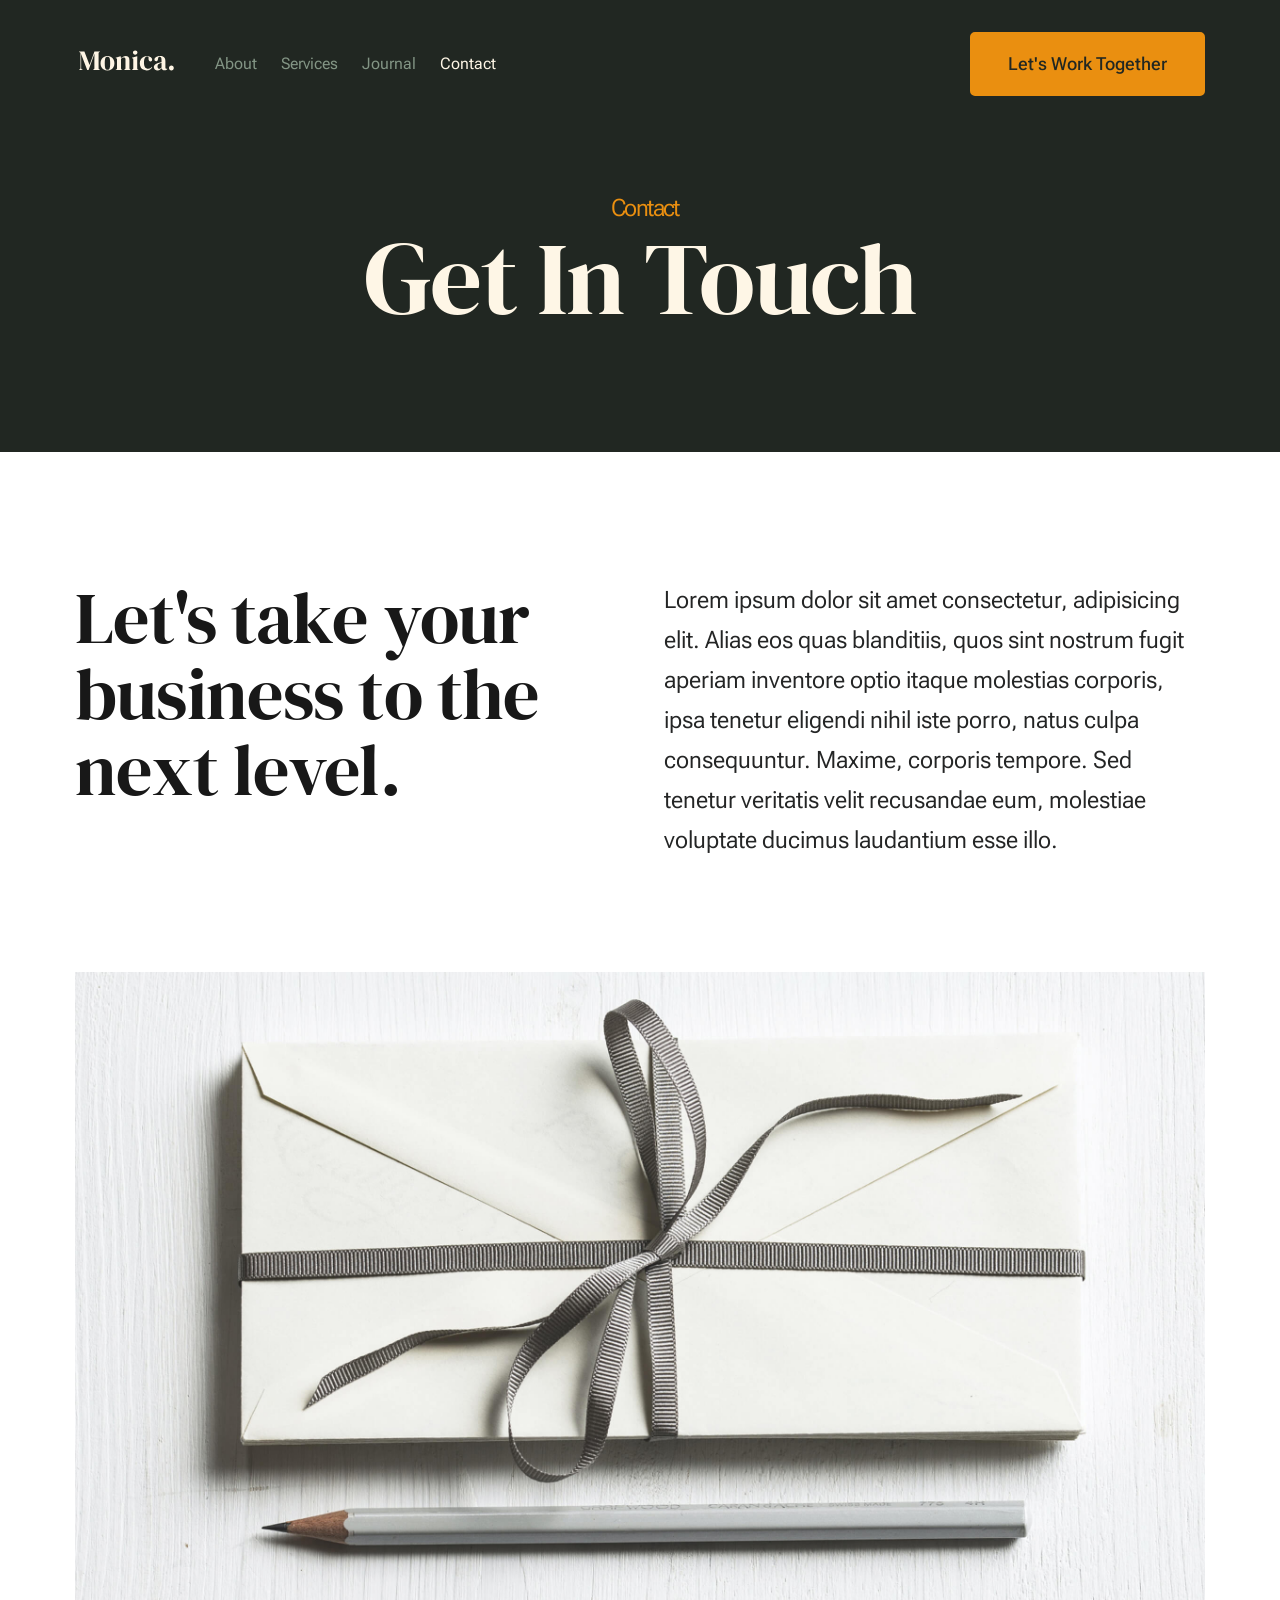
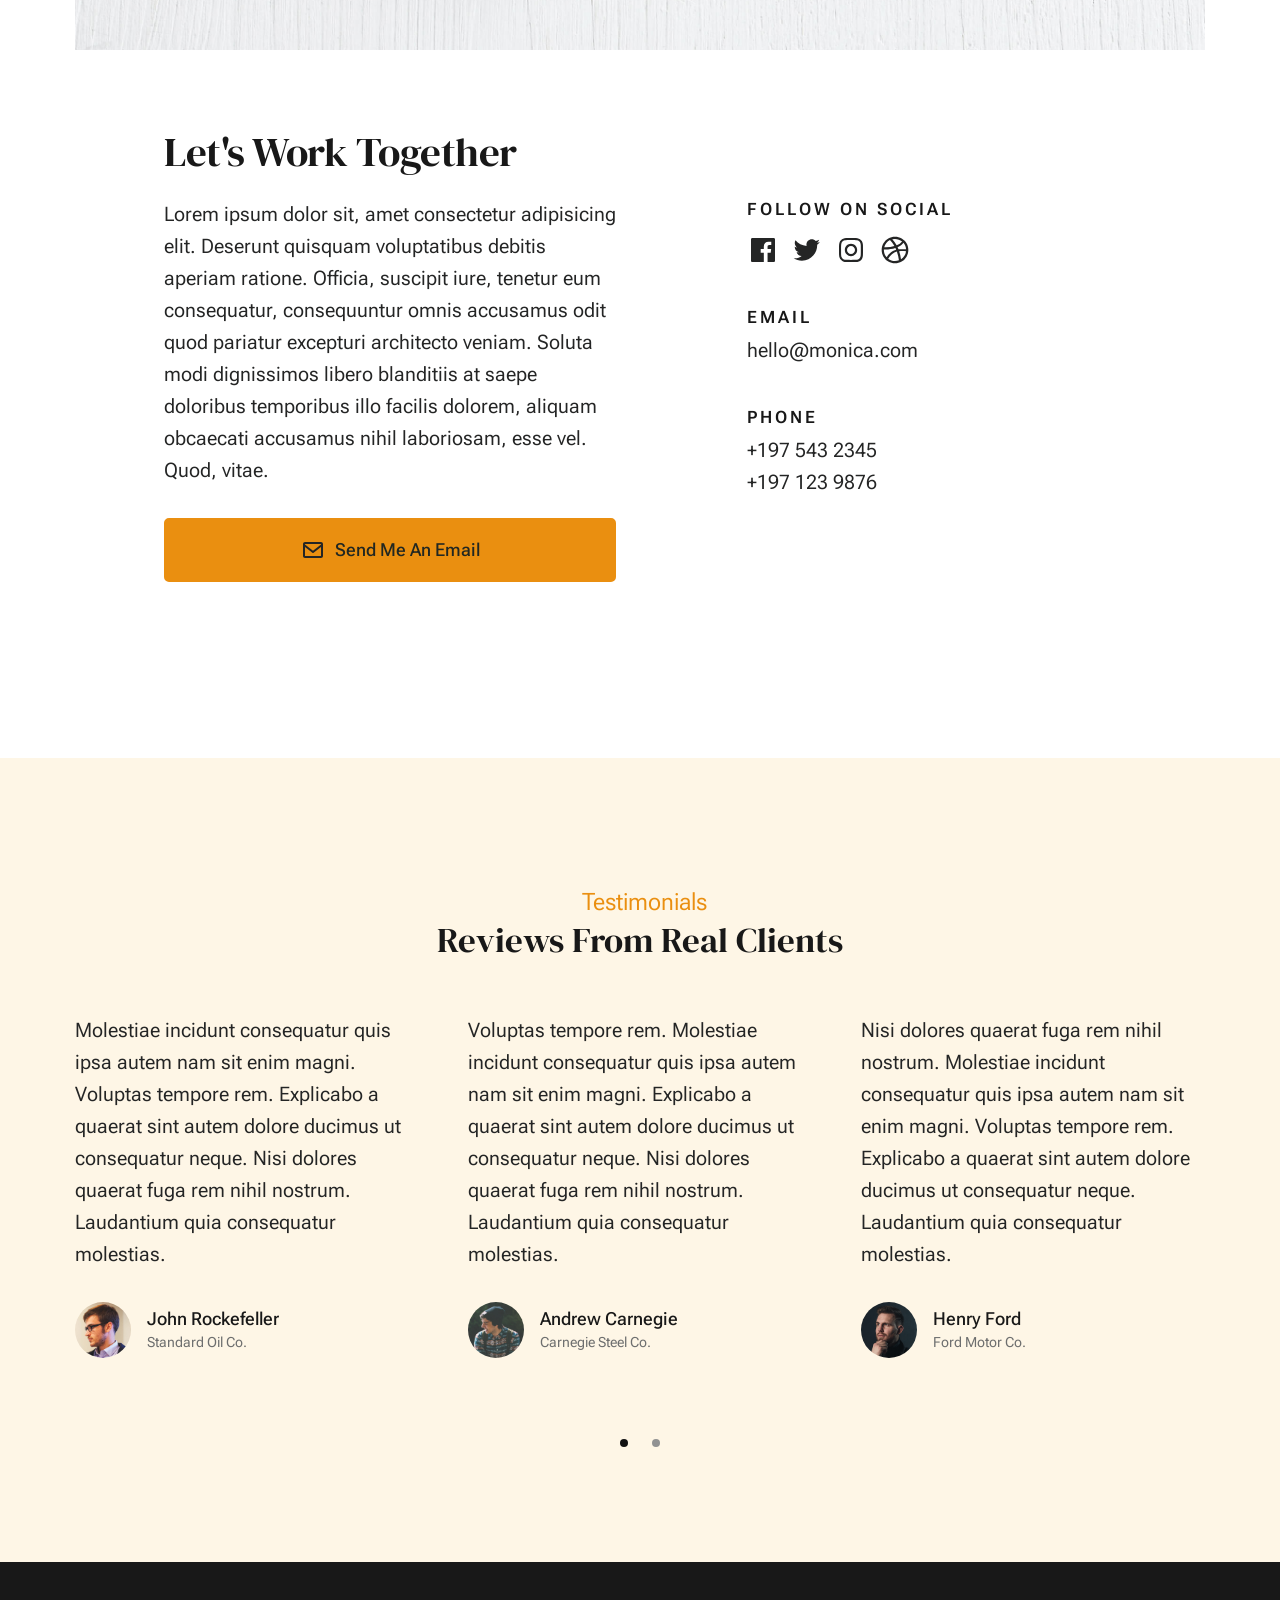
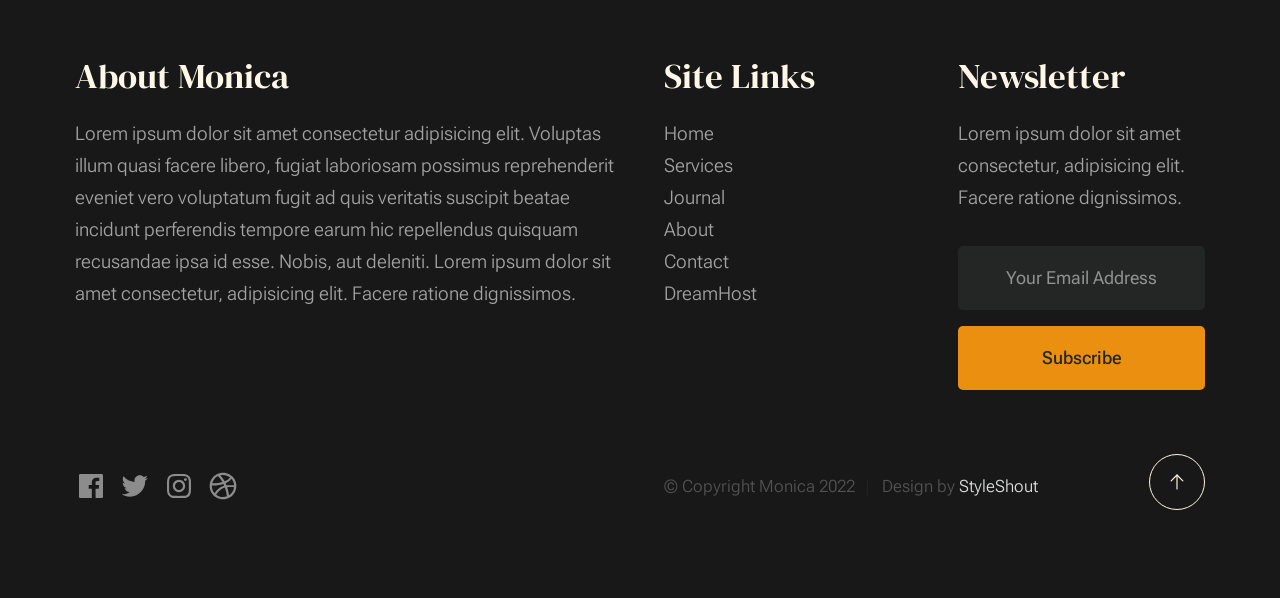
<file: contact.html>
<!DOCTYPE html>
<html lang="en" class="no-js" >
<head>

    <!--- basic page needs
    ================================================== -->
    <meta charset="utf-8">
    <meta name="viewport" content="width=device-width, initial-scale=1">
    <title>Contact - Monica</title>

    <script>
        document.documentElement.classList.remove('no-js');
        document.documentElement.classList.add('js');
    </script>

    <!-- CSS
    ================================================== -->
    <link rel="stylesheet" href="css/vendor.css">
    <link rel="stylesheet" href="css/styles.css">

    <!-- favicons
    ================================================== -->
    <link rel="apple-touch-icon" sizes="180x180" href="apple-touch-icon.png">
    <link rel="icon" type="image/png" sizes="32x32" href="favicon-32x32.png">
    <link rel="icon" type="image/png" sizes="16x16" href="favicon-16x16.png">
    <link rel="manifest" href="site.webmanifest">

</head>


<body id="top">


    <!-- preloader
    ================================================== -->
    <div id="preloader">
        <div id="loader" class="dots-fade">
            <div></div>
            <div></div>
            <div></div>
        </div>
    </div>


    <!-- page wrap
    ================================================== -->
    <div id="page" class="s-pagewrap">


        <!-- # site header 
        ================================================== -->
        <header class="s-header">
            <div class="row s-header__inner width-sixteen-col">

                <div class="s-header__block">
                    <div class="s-header__logo">
                        <a class="logo" href="index.html">
                            <img src="images/logo.svg" alt="Homepage">
                        </a>
                    </div>

                    <a class="s-header__menu-toggle" href="#0"><span>Menu</span></a>
                </div> <!-- end s-header__block -->

                <nav class="s-header__nav">
    
                    <ul class="s-header__menu-links">
                        <li><a href="about.html">About</a></li>
                        <li><a href="services.html">Services</a></li>
                        <li><a href="blog.html">Journal</a></li>
                        <li class="current"><a href="contact.html">Contact</a></li>
                    </ul> <!-- s-header__menu-links -->

                    <div class="s-header__contact">
                        <a href="contact.html" class="btn btn--primary s-header__contact-btn">Let's Work Together</a>                        
                    </div> <!-- s-header__contact -->
    
                </nav> <!-- end s-header__nav -->

            </div> <!-- end s-header__inner -->
        </header> <!-- end s-header -->


        <!-- # site main content
        ================================================== -->
        <section id="content" class="s-content">

               <section class="s-pageheader pageheader">
                    <div class="row">
                        <div class="column xl-12">
                            <h1 class="page-title">
                                <span class="page-title__small-type text-pretitle">Contact</span>
                                Get In Touch
                            </h1>                            
                        </div>
                    </div>
               </section> <!--pageheader -->  

               <section class="s-pagecontent pagecontent">

                    <div class="row pageintro">
                        <div class="column xl-6 lg-12">
                            <h2 class="text-display-title">Let's take your business to the next level.</h2>
                        </div>
                        <div class="column xl-6 lg-12 u-flexitem-x-right">
                            <p class="lead">
                            Lorem ipsum dolor sit amet consectetur, adipisicing elit. Alias eos quas blanditiis, quos sint nostrum fugit aperiam 
                            inventore optio itaque molestias corporis, ipsa tenetur eligendi nihil iste porro, natus culpa consequuntur. Maxime, 
                            corporis tempore. Sed tenetur veritatis velit recusandae eum, molestiae voluptate ducimus laudantium esse illo. 
                            </p>
                        </div>                       
                    </div> <!-- pageintro -->   
                    
                    <div class="row pagemedia">
                        <d class="column xl-12">
                            <figure class="page-media">                                
                                <img src="images/thumbs/contact/contact-1200.jpg" 
                                     srcset="images/thumbs/contact/contact-2400.jpg 2400w, 
                                             images/thumbs/contact/contact-1200.jpg 1200w, 
                                             images/thumbs/contact/contact-600.jpg 600w" sizes="(max-width: 2400px) 100vw, 2400px" alt="">
                            </figure>
                        </d>
                    </div> <!-- pagemedia --> 

                    <div class="row width-narrower pagemain">
                        <div class="column xl-12">
                            <h2>Let's Work Together</h2>

                            <div class="row">
                                <div class="column xl-6 md-12 contact-cta">     
                                    <p>
                                    Lorem ipsum dolor sit, amet consectetur adipisicing elit. Deserunt quisquam voluptatibus debitis aperiam ratione. Officia, 
                                    suscipit iure, tenetur eum consequatur, consequuntur omnis accusamus odit quod pariatur excepturi architecto veniam. Soluta 
                                    modi dignissimos libero blanditiis at saepe doloribus temporibus illo facilis dolorem, aliquam obcaecati accusamus nihil 
                                    laboriosam, esse vel. Quod, vitae.
                                    </p>
        
                                    <a href="mailto:#0" class="btn btn--primary u-fullwidth contact-btn">
                                        <svg xmlns="http://www.w3.org/2000/svg" width="24" height="24" viewBox="0 0 24 24" style="fill: rgba(0, 0, 0, 1);transform: ;msFilter:;"><path d="M20 4H4c-1.103 0-2 .897-2 2v12c0 1.103.897 2 2 2h16c1.103 0 2-.897 2-2V6c0-1.103-.897-2-2-2zm0 2v.511l-8 6.223-8-6.222V6h16zM4 18V9.044l7.386 5.745a.994.994 0 0 0 1.228 0L20 9.044 20.002 18H4z"></path></svg>
                                        Send Me An Email
                                    </a>
                                </div> 
                                <div class="column xl-5 md-12 u-flexitem-x-right">

                                    <div class="contact-block">
                                        <h6>Follow On Social</h6>
                                        <ul class="contact-social social-list">
                                            <li>
                                                <a href="#0">
                                                    <svg xmlns="http://www.w3.org/2000/svg" width="24" height="24" viewBox="0 0 24 24" style="fill:rgba(0, 0, 0, 1);transform:;-ms-filter:"><path d="M20,3H4C3.447,3,3,3.448,3,4v16c0,0.552,0.447,1,1,1h8.615v-6.96h-2.338v-2.725h2.338v-2c0-2.325,1.42-3.592,3.5-3.592 c0.699-0.002,1.399,0.034,2.095,0.107v2.42h-1.435c-1.128,0-1.348,0.538-1.348,1.325v1.735h2.697l-0.35,2.725h-2.348V21H20 c0.553,0,1-0.448,1-1V4C21,3.448,20.553,3,20,3z"></path></svg>
                                                    <span class="u-screen-reader-text">Facebook</span>
                                                </a>
                                            </li>
                                            <li>
                                                <a href="#0">
                                                    <svg xmlns="http://www.w3.org/2000/svg" width="24" height="24" viewBox="0 0 24 24" style="fill:rgba(0, 0, 0, 1);transform:;-ms-filter:"><path d="M19.633,7.997c0.013,0.175,0.013,0.349,0.013,0.523c0,5.325-4.053,11.461-11.46,11.461c-2.282,0-4.402-0.661-6.186-1.809 c0.324,0.037,0.636,0.05,0.973,0.05c1.883,0,3.616-0.636,5.001-1.721c-1.771-0.037-3.255-1.197-3.767-2.793 c0.249,0.037,0.499,0.062,0.761,0.062c0.361,0,0.724-0.05,1.061-0.137c-1.847-0.374-3.23-1.995-3.23-3.953v-0.05 c0.537,0.299,1.16,0.486,1.82,0.511C3.534,9.419,2.823,8.184,2.823,6.787c0-0.748,0.199-1.434,0.548-2.032 c1.983,2.443,4.964,4.04,8.306,4.215c-0.062-0.3-0.1-0.611-0.1-0.923c0-2.22,1.796-4.028,4.028-4.028 c1.16,0,2.207,0.486,2.943,1.272c0.91-0.175,1.782-0.512,2.556-0.973c-0.299,0.935-0.936,1.721-1.771,2.22 c0.811-0.088,1.597-0.312,2.319-0.624C21.104,6.712,20.419,7.423,19.633,7.997z"></path></svg>
                                                    <span class="u-screen-reader-text">Twitter</span>
                                                </a>
                                            </li>
                                            <li>
                                                <a href="#0">
                                                    <svg xmlns="http://www.w3.org/2000/svg" width="24" height="24" viewBox="0 0 24 24" style="fill:rgba(0, 0, 0, 1);transform:;-ms-filter:"><path d="M11.999,7.377c-2.554,0-4.623,2.07-4.623,4.623c0,2.554,2.069,4.624,4.623,4.624c2.552,0,4.623-2.07,4.623-4.624 C16.622,9.447,14.551,7.377,11.999,7.377L11.999,7.377z M11.999,15.004c-1.659,0-3.004-1.345-3.004-3.003 c0-1.659,1.345-3.003,3.004-3.003s3.002,1.344,3.002,3.003C15.001,13.659,13.658,15.004,11.999,15.004L11.999,15.004z"></path><circle cx="16.806" cy="7.207" r="1.078"></circle><path d="M20.533,6.111c-0.469-1.209-1.424-2.165-2.633-2.632c-0.699-0.263-1.438-0.404-2.186-0.42 c-0.963-0.042-1.268-0.054-3.71-0.054s-2.755,0-3.71,0.054C7.548,3.074,6.809,3.215,6.11,3.479C4.9,3.946,3.945,4.902,3.477,6.111 c-0.263,0.7-0.404,1.438-0.419,2.186c-0.043,0.962-0.056,1.267-0.056,3.71c0,2.442,0,2.753,0.056,3.71 c0.015,0.748,0.156,1.486,0.419,2.187c0.469,1.208,1.424,2.164,2.634,2.632c0.696,0.272,1.435,0.426,2.185,0.45 c0.963,0.042,1.268,0.055,3.71,0.055s2.755,0,3.71-0.055c0.747-0.015,1.486-0.157,2.186-0.419c1.209-0.469,2.164-1.424,2.633-2.633 c0.263-0.7,0.404-1.438,0.419-2.186c0.043-0.962,0.056-1.267,0.056-3.71s0-2.753-0.056-3.71C20.941,7.57,20.801,6.819,20.533,6.111z M19.315,15.643c-0.007,0.576-0.111,1.147-0.311,1.688c-0.305,0.787-0.926,1.409-1.712,1.711c-0.535,0.199-1.099,0.303-1.67,0.311 c-0.95,0.044-1.218,0.055-3.654,0.055c-2.438,0-2.687,0-3.655-0.055c-0.569-0.007-1.135-0.112-1.669-0.311 c-0.789-0.301-1.414-0.923-1.719-1.711c-0.196-0.534-0.302-1.099-0.311-1.669c-0.043-0.95-0.053-1.218-0.053-3.654 c0-2.437,0-2.686,0.053-3.655c0.007-0.576,0.111-1.146,0.311-1.687c0.305-0.789,0.93-1.41,1.719-1.712 c0.534-0.198,1.1-0.303,1.669-0.311c0.951-0.043,1.218-0.055,3.655-0.055c2.437,0,2.687,0,3.654,0.055 c0.571,0.007,1.135,0.112,1.67,0.311c0.786,0.303,1.407,0.925,1.712,1.712c0.196,0.534,0.302,1.099,0.311,1.669 c0.043,0.951,0.054,1.218,0.054,3.655c0,2.436,0,2.698-0.043,3.654H19.315z"></path></svg>
                                                    <span class="u-screen-reader-text">Instagram</span>
                                                </a>
                                            </li>
                                            <li>
                                                <a href="#0">
                                                    <svg xmlns="http://www.w3.org/2000/svg" width="24" height="24" viewBox="0 0 24 24" style="fill: rgba(0, 0, 0, 1);transform: ;msFilter:;"><path d="M20.66 6.98a9.932 9.932 0 0 0-3.641-3.64C15.486 2.447 13.813 2 12 2s-3.486.447-5.02 1.34c-1.533.893-2.747 2.107-3.64 3.64S2 10.187 2 12s.446 3.487 1.34 5.02a9.924 9.924 0 0 0 3.641 3.64C8.514 21.553 10.187 22 12 22s3.486-.447 5.02-1.34a9.932 9.932 0 0 0 3.641-3.64C21.554 15.487 22 13.813 22 12s-.446-3.487-1.34-5.02zM12 3.66c2 0 3.772.64 5.32 1.919-.92 1.174-2.286 2.14-4.1 2.9-1.002-1.813-2.088-3.327-3.261-4.54A7.715 7.715 0 0 1 12 3.66zM5.51 6.8a8.116 8.116 0 0 1 2.711-2.22c1.212 1.201 2.325 2.7 3.34 4.5-2 .6-4.114.9-6.341.9-.573 0-1.006-.013-1.3-.04A8.549 8.549 0 0 1 5.51 6.8zM3.66 12c0-.054.003-.12.01-.2.007-.08.01-.146.01-.2.254.014.641.02 1.161.02 2.666 0 5.146-.367 7.439-1.1.187.373.381.793.58 1.26-1.32.293-2.674 1.006-4.061 2.14S6.4 16.247 5.76 17.5c-1.4-1.587-2.1-3.42-2.1-5.5zM12 20.34c-1.894 0-3.594-.587-5.101-1.759.601-1.187 1.524-2.322 2.771-3.401 1.246-1.08 2.483-1.753 3.71-2.02a29.441 29.441 0 0 1 1.56 6.62 8.166 8.166 0 0 1-2.94.56zm7.08-3.96a8.351 8.351 0 0 1-2.58 2.621c-.24-2.08-.7-4.107-1.379-6.081.932-.066 1.765-.1 2.5-.1.799 0 1.686.034 2.659.1a8.098 8.098 0 0 1-1.2 3.46zm-1.24-5c-1.16 0-2.233.047-3.22.14a27.053 27.053 0 0 0-.68-1.62c2.066-.906 3.532-2.006 4.399-3.3 1.2 1.414 1.854 3.027 1.96 4.84-.812-.04-1.632-.06-2.459-.06z"></path></svg>
                                                    <span class="u-screen-reader-text">Dribbble</span>
                                                </a>
                                            </li>
                                        </ul> <!-- end s-footer__social -->
                                    </div>

                                    <div class="contact-block">
                                        <h6>Email</h6>
                                        <a href="mailto:#0">hello@monica.com</a>
                                    </div>

                                    <div class="contact-block">
                                        <h6>Phone</h6>
                                        <ul class="contact-list">
                                            <li><a href="tel:197-543-2345">+197 543 2345</a></li>
                                            <li><a href="tel:197-123-9876">+197 123 9876</a></li>
                                        </ul>
                                    </div>

                                </div>
                            </div>
                        </div>                        
                    </div> <!-- end pagemain -->

               </section> <!-- pagecontent -->

               <section class="s-testimonials">

                    <div class="s-testimonials__header row row-x-center text-center">
                        <div class="column xl-8 lg-12">
        
                            <p class="text-pretitle">
                            Testimonials
                            </p>
                            <h3>
                            Reviews From Real Clients
                            </h3>                        
        
                        </div>
                    </div> <!--end s-testimonials__header -->

                    <div class="row s-testimonials__content">
                        <div class="column xl-12 testimonials">

                            <div class="swiper-container testimonials__slider page-slider">

                                <div class="swiper-wrapper">
                                    <div class="testimonials__slide swiper-slide">
                                        <p>
                                        Molestiae incidunt consequatur quis ipsa autem nam sit enim magni. Voluptas tempore rem. 
                                        Explicabo a quaerat sint autem dolore ducimus ut consequatur neque. Nisi dolores quaerat fuga rem nihil nostrum.
                                        Laudantium quia consequatur molestias.
                                        </p>
                                        <div class="testimonials__author">
                                            <img src="images/avatars/user-01.jpg" alt="Author image" class="testimonials__avatar">
                                            <cite class="testimonials__cite">
                                                <strong>John Rockefeller</strong>
                                                <span>Standard Oil Co.</span>
                                            </cite>
                                        </div>
                                    </div>
                                    <div class="testimonials__slide swiper-slide">
                                        <p>
                                        Voluptas tempore rem. Molestiae incidunt consequatur quis ipsa autem nam sit enim magni. 
                                        Explicabo a quaerat sint autem dolore ducimus ut consequatur neque. Nisi dolores quaerat fuga rem nihil nostrum.
                                        Laudantium quia consequatur molestias.
                                        </p>
                                        <div class="testimonials__author">
                                            <img src="images/avatars/user-04.jpg" alt="Author image" class="testimonials__avatar">
                                            <cite class="testimonials__cite">
                                                <strong>Andrew Carnegie</strong>
                                                <span>Carnegie Steel Co.</span>
                                            </cite>
                                        </div>
                                    </div>
                                    <div class="testimonials__slide swiper-slide">
                                        <p>
                                        Nisi dolores quaerat fuga rem nihil nostrum. Molestiae incidunt consequatur quis ipsa autem nam sit enim magni. 
                                        Voluptas tempore rem. Explicabo a quaerat sint autem dolore ducimus ut consequatur neque. 
                                        Laudantium quia consequatur molestias.
                                        </p>
                                        <div class="testimonials__author">
                                            <img src="images/avatars/user-06.jpg" alt="Author image" class="testimonials__avatar">
                                            <cite class="testimonials__cite">
                                                <strong>Henry Ford</strong>
                                                <span>Ford Motor Co.</span>
                                            </cite>
                                        </div>
                                    </div>
                                    <div class="testimonials__slide swiper-slide">
                                        <p>
                                        Molestiae incidunt consequatur quis ipsa autem nam sit enim magni. Voluptas tempore rem. 
                                        Explicabo a quaerat sint autem dolore ducimus ut consequatur neque. Nisi dolores quaerat fuga rem nihil nostrum.
                                        Laudantium quia consequatur molestias.
                                        </p>
                                        <div class="testimonials__author">
                                            <img src="images/avatars/user-02.jpg" alt="Author image" class="testimonials__avatar">
                                            <cite class="testimonials__cite">
                                                <strong>John Morgan</strong>
                                                <span>JP Morgan & Co.</span>
                                            </cite>
                                        </div>
                                    </div> 
                                </div> <!-- end swiper-wrapper --> 

                                <div class="swiper-pagination"></div>

                            </div> <!--end testimonials__slider --> 

                        </div> <!-- testimonials -->
                    </div> <!--end s-testimonials__content -->

               </section> <!-- end s-testimonials -->

        </section> <!-- s-content-->

        <!-- # footer 
        ================================================== -->
        <footer class="s-footer">
            <div class="row s-footer__content">
                <div class="column xl-6 lg-6 md-12 s-footer__block s-footer__about">                    
                    <h3>About Monica</h3>
                    <p>
                    Lorem ipsum dolor sit amet consectetur adipisicing elit. Voluptas illum quasi facere libero, 
                    fugiat laboriosam possimus reprehenderit eveniet vero voluptatum fugit ad quis veritatis suscipit beatae 
                    incidunt perferendis tempore earum hic repellendus quisquam recusandae ipsa id esse. Nobis, aut deleniti.
                    Lorem ipsum dolor sit amet consectetur, adipisicing elit. Facere ratione dignissimos.
                    </p>               
                </div>                
                <div class="column xl-3 lg-6 md-12 s-footer__block s-footer__site-links">
                    <h3>Site Links</h3>
                    <ul class="link-list">
                        <li><a href="index.html">Home</a></li>
                        <li><a href="services.html">Services</a></li>
                        <li><a href="blog.html">Journal</a></li>
                        <li><a href="about.html">About</a></li>
                        <li><a href="contact.html">Contact</a></li>
                        <li><a href="https://www.dreamhost.com/r.cgi?287326">DreamHost</a></li>
                    </ul>
                </div>
                <div class="column xl-3 lg-6 md-12 tab-12 s-footer__block s-footer__newsletter">
                    <h3>Newsletter</h3>

                    <p>
                    Lorem ipsum dolor sit amet consectetur, adipisicing elit. Facere ratione dignissimos.
                    </p>

                    <div class="subscribe-form">
                        <form id="mc-form" class="mc-form">
                            <input type="email" name="EMAIL" id="mce-EMAIL" class="u-fullwidth text-center" placeholder="Your Email Address" title="The domain portion of the email address is invalid (the portion after the @)." pattern="^([^\x00-\x20\x22\x28\x29\x2c\x2e\x3a-\x3c\x3e\x40\x5b-\x5d\x7f-\xff]+|\x22([^\x0d\x22\x5c\x80-\xff]|\x5c[\x00-\x7f])*\x22)(\x2e([^\x00-\x20\x22\x28\x29\x2c\x2e\x3a-\x3c\x3e\x40\x5b-\x5d\x7f-\xff]+|\x22([^\x0d\x22\x5c\x80-\xff]|\x5c[\x00-\x7f])*\x22))*\x40([^\x00-\x20\x22\x28\x29\x2c\x2e\x3a-\x3c\x3e\x40\x5b-\x5d\x7f-\xff]+|\x5b([^\x0d\x5b-\x5d\x80-\xff]|\x5c[\x00-\x7f])*\x5d)(\x2e([^\x00-\x20\x22\x28\x29\x2c\x2e\x3a-\x3c\x3e\x40\x5b-\x5d\x7f-\xff]+|\x5b([^\x0d\x5b-\x5d\x80-\xff]|\x5c[\x00-\x7f])*\x5d))*(\.\w{2,})+$" required>
                            <input type="submit" name="subscribe" value="Subscribe" class="btn btn--primary btn--small u-fullwidth">
                            <!-- <div style="position: absolute; left: -5000px;" aria-hidden="true"><input type="text" name="b_cdb7b577e41181934ed6a6a44_9a91cfe7b3" tabindex="-1" value=""></div> -->
                            <div class="mc-status"></div>
                        </form>
                    </div>
                </div>
            </div>    
            
            <div class="row s-footer__bottom">
                <div class="column xl-6 lg-12">
                    <ul class="s-footer__social social-list">
                        <li>
                            <a href="#0">
                                <svg xmlns="http://www.w3.org/2000/svg" width="24" height="24" viewBox="0 0 24 24" style="fill:rgba(0, 0, 0, 1);transform:;-ms-filter:"><path d="M20,3H4C3.447,3,3,3.448,3,4v16c0,0.552,0.447,1,1,1h8.615v-6.96h-2.338v-2.725h2.338v-2c0-2.325,1.42-3.592,3.5-3.592 c0.699-0.002,1.399,0.034,2.095,0.107v2.42h-1.435c-1.128,0-1.348,0.538-1.348,1.325v1.735h2.697l-0.35,2.725h-2.348V21H20 c0.553,0,1-0.448,1-1V4C21,3.448,20.553,3,20,3z"></path></svg>
                                <span class="u-screen-reader-text">Facebook</span>
                            </a>
                        </li>
                        <li>
                            <a href="#0">
                                <svg xmlns="http://www.w3.org/2000/svg" width="24" height="24" viewBox="0 0 24 24" style="fill:rgba(0, 0, 0, 1);transform:;-ms-filter:"><path d="M19.633,7.997c0.013,0.175,0.013,0.349,0.013,0.523c0,5.325-4.053,11.461-11.46,11.461c-2.282,0-4.402-0.661-6.186-1.809 c0.324,0.037,0.636,0.05,0.973,0.05c1.883,0,3.616-0.636,5.001-1.721c-1.771-0.037-3.255-1.197-3.767-2.793 c0.249,0.037,0.499,0.062,0.761,0.062c0.361,0,0.724-0.05,1.061-0.137c-1.847-0.374-3.23-1.995-3.23-3.953v-0.05 c0.537,0.299,1.16,0.486,1.82,0.511C3.534,9.419,2.823,8.184,2.823,6.787c0-0.748,0.199-1.434,0.548-2.032 c1.983,2.443,4.964,4.04,8.306,4.215c-0.062-0.3-0.1-0.611-0.1-0.923c0-2.22,1.796-4.028,4.028-4.028 c1.16,0,2.207,0.486,2.943,1.272c0.91-0.175,1.782-0.512,2.556-0.973c-0.299,0.935-0.936,1.721-1.771,2.22 c0.811-0.088,1.597-0.312,2.319-0.624C21.104,6.712,20.419,7.423,19.633,7.997z"></path></svg>
                                <span class="u-screen-reader-text">Twitter</span>
                            </a>
                        </li>
                        <li>
                            <a href="#0">
                                <svg xmlns="http://www.w3.org/2000/svg" width="24" height="24" viewBox="0 0 24 24" style="fill:rgba(0, 0, 0, 1);transform:;-ms-filter:"><path d="M11.999,7.377c-2.554,0-4.623,2.07-4.623,4.623c0,2.554,2.069,4.624,4.623,4.624c2.552,0,4.623-2.07,4.623-4.624 C16.622,9.447,14.551,7.377,11.999,7.377L11.999,7.377z M11.999,15.004c-1.659,0-3.004-1.345-3.004-3.003 c0-1.659,1.345-3.003,3.004-3.003s3.002,1.344,3.002,3.003C15.001,13.659,13.658,15.004,11.999,15.004L11.999,15.004z"></path><circle cx="16.806" cy="7.207" r="1.078"></circle><path d="M20.533,6.111c-0.469-1.209-1.424-2.165-2.633-2.632c-0.699-0.263-1.438-0.404-2.186-0.42 c-0.963-0.042-1.268-0.054-3.71-0.054s-2.755,0-3.71,0.054C7.548,3.074,6.809,3.215,6.11,3.479C4.9,3.946,3.945,4.902,3.477,6.111 c-0.263,0.7-0.404,1.438-0.419,2.186c-0.043,0.962-0.056,1.267-0.056,3.71c0,2.442,0,2.753,0.056,3.71 c0.015,0.748,0.156,1.486,0.419,2.187c0.469,1.208,1.424,2.164,2.634,2.632c0.696,0.272,1.435,0.426,2.185,0.45 c0.963,0.042,1.268,0.055,3.71,0.055s2.755,0,3.71-0.055c0.747-0.015,1.486-0.157,2.186-0.419c1.209-0.469,2.164-1.424,2.633-2.633 c0.263-0.7,0.404-1.438,0.419-2.186c0.043-0.962,0.056-1.267,0.056-3.71s0-2.753-0.056-3.71C20.941,7.57,20.801,6.819,20.533,6.111z M19.315,15.643c-0.007,0.576-0.111,1.147-0.311,1.688c-0.305,0.787-0.926,1.409-1.712,1.711c-0.535,0.199-1.099,0.303-1.67,0.311 c-0.95,0.044-1.218,0.055-3.654,0.055c-2.438,0-2.687,0-3.655-0.055c-0.569-0.007-1.135-0.112-1.669-0.311 c-0.789-0.301-1.414-0.923-1.719-1.711c-0.196-0.534-0.302-1.099-0.311-1.669c-0.043-0.95-0.053-1.218-0.053-3.654 c0-2.437,0-2.686,0.053-3.655c0.007-0.576,0.111-1.146,0.311-1.687c0.305-0.789,0.93-1.41,1.719-1.712 c0.534-0.198,1.1-0.303,1.669-0.311c0.951-0.043,1.218-0.055,3.655-0.055c2.437,0,2.687,0,3.654,0.055 c0.571,0.007,1.135,0.112,1.67,0.311c0.786,0.303,1.407,0.925,1.712,1.712c0.196,0.534,0.302,1.099,0.311,1.669 c0.043,0.951,0.054,1.218,0.054,3.655c0,2.436,0,2.698-0.043,3.654H19.315z"></path></svg>
                                <span class="u-screen-reader-text">Instagram</span>
                            </a>
                        </li>
                        <li>
                            <a href="#0">
                                <svg xmlns="http://www.w3.org/2000/svg" width="24" height="24" viewBox="0 0 24 24" style="fill: rgba(0, 0, 0, 1);transform: ;msFilter:;"><path d="M20.66 6.98a9.932 9.932 0 0 0-3.641-3.64C15.486 2.447 13.813 2 12 2s-3.486.447-5.02 1.34c-1.533.893-2.747 2.107-3.64 3.64S2 10.187 2 12s.446 3.487 1.34 5.02a9.924 9.924 0 0 0 3.641 3.64C8.514 21.553 10.187 22 12 22s3.486-.447 5.02-1.34a9.932 9.932 0 0 0 3.641-3.64C21.554 15.487 22 13.813 22 12s-.446-3.487-1.34-5.02zM12 3.66c2 0 3.772.64 5.32 1.919-.92 1.174-2.286 2.14-4.1 2.9-1.002-1.813-2.088-3.327-3.261-4.54A7.715 7.715 0 0 1 12 3.66zM5.51 6.8a8.116 8.116 0 0 1 2.711-2.22c1.212 1.201 2.325 2.7 3.34 4.5-2 .6-4.114.9-6.341.9-.573 0-1.006-.013-1.3-.04A8.549 8.549 0 0 1 5.51 6.8zM3.66 12c0-.054.003-.12.01-.2.007-.08.01-.146.01-.2.254.014.641.02 1.161.02 2.666 0 5.146-.367 7.439-1.1.187.373.381.793.58 1.26-1.32.293-2.674 1.006-4.061 2.14S6.4 16.247 5.76 17.5c-1.4-1.587-2.1-3.42-2.1-5.5zM12 20.34c-1.894 0-3.594-.587-5.101-1.759.601-1.187 1.524-2.322 2.771-3.401 1.246-1.08 2.483-1.753 3.71-2.02a29.441 29.441 0 0 1 1.56 6.62 8.166 8.166 0 0 1-2.94.56zm7.08-3.96a8.351 8.351 0 0 1-2.58 2.621c-.24-2.08-.7-4.107-1.379-6.081.932-.066 1.765-.1 2.5-.1.799 0 1.686.034 2.659.1a8.098 8.098 0 0 1-1.2 3.46zm-1.24-5c-1.16 0-2.233.047-3.22.14a27.053 27.053 0 0 0-.68-1.62c2.066-.906 3.532-2.006 4.399-3.3 1.2 1.414 1.854 3.027 1.96 4.84-.812-.04-1.632-.06-2.459-.06z"></path></svg>
                                <span class="u-screen-reader-text">Dribbble</span>
                            </a>
                        </li>
                    </ul> <!-- end s-footer__social -->
                </div>
                <div class="column xl-6 lg-12">
                    <p class="ss-copyright">
                        <span>© Copyright Monica 2022</span> 
                        <span>Design by <a href="https://www.styleshout.com/">StyleShout</a></span>
                    </p>
                </div>

                <div class="ss-go-top">
                    <a class="smoothscroll" title="Back to Top" href="#top">
                        <svg xmlns="http://www.w3.org/2000/svg" viewBox="0 0 24 24" width="36" height="36" fill="none" stroke="#ffffff" stroke-width="1" stroke-linecap="round" stroke-linejoin="round">&lt;!--!  Atomicons Free 1.00 by @atisalab License - https://atomicons.com/license/ (Icons: CC BY 4.0) Copyright 2021 Atomicons --&gt;<polyline points="17 11 12 6 7 11"></polyline><line x1="12" y1="18" x2="12" y2="6"></line></svg>
                    </a>
                </div> <!-- end ss-go-top -->
            </div>
            
        </footer> <!-- end s-footer -->

    </div> <!-- end page-wrap -->

    <!-- Java Script
    ================================================== -->
    <script src="js/plugins.js"></script>
    <script src="js/main.js"></script>

</body>
</html>
</file>
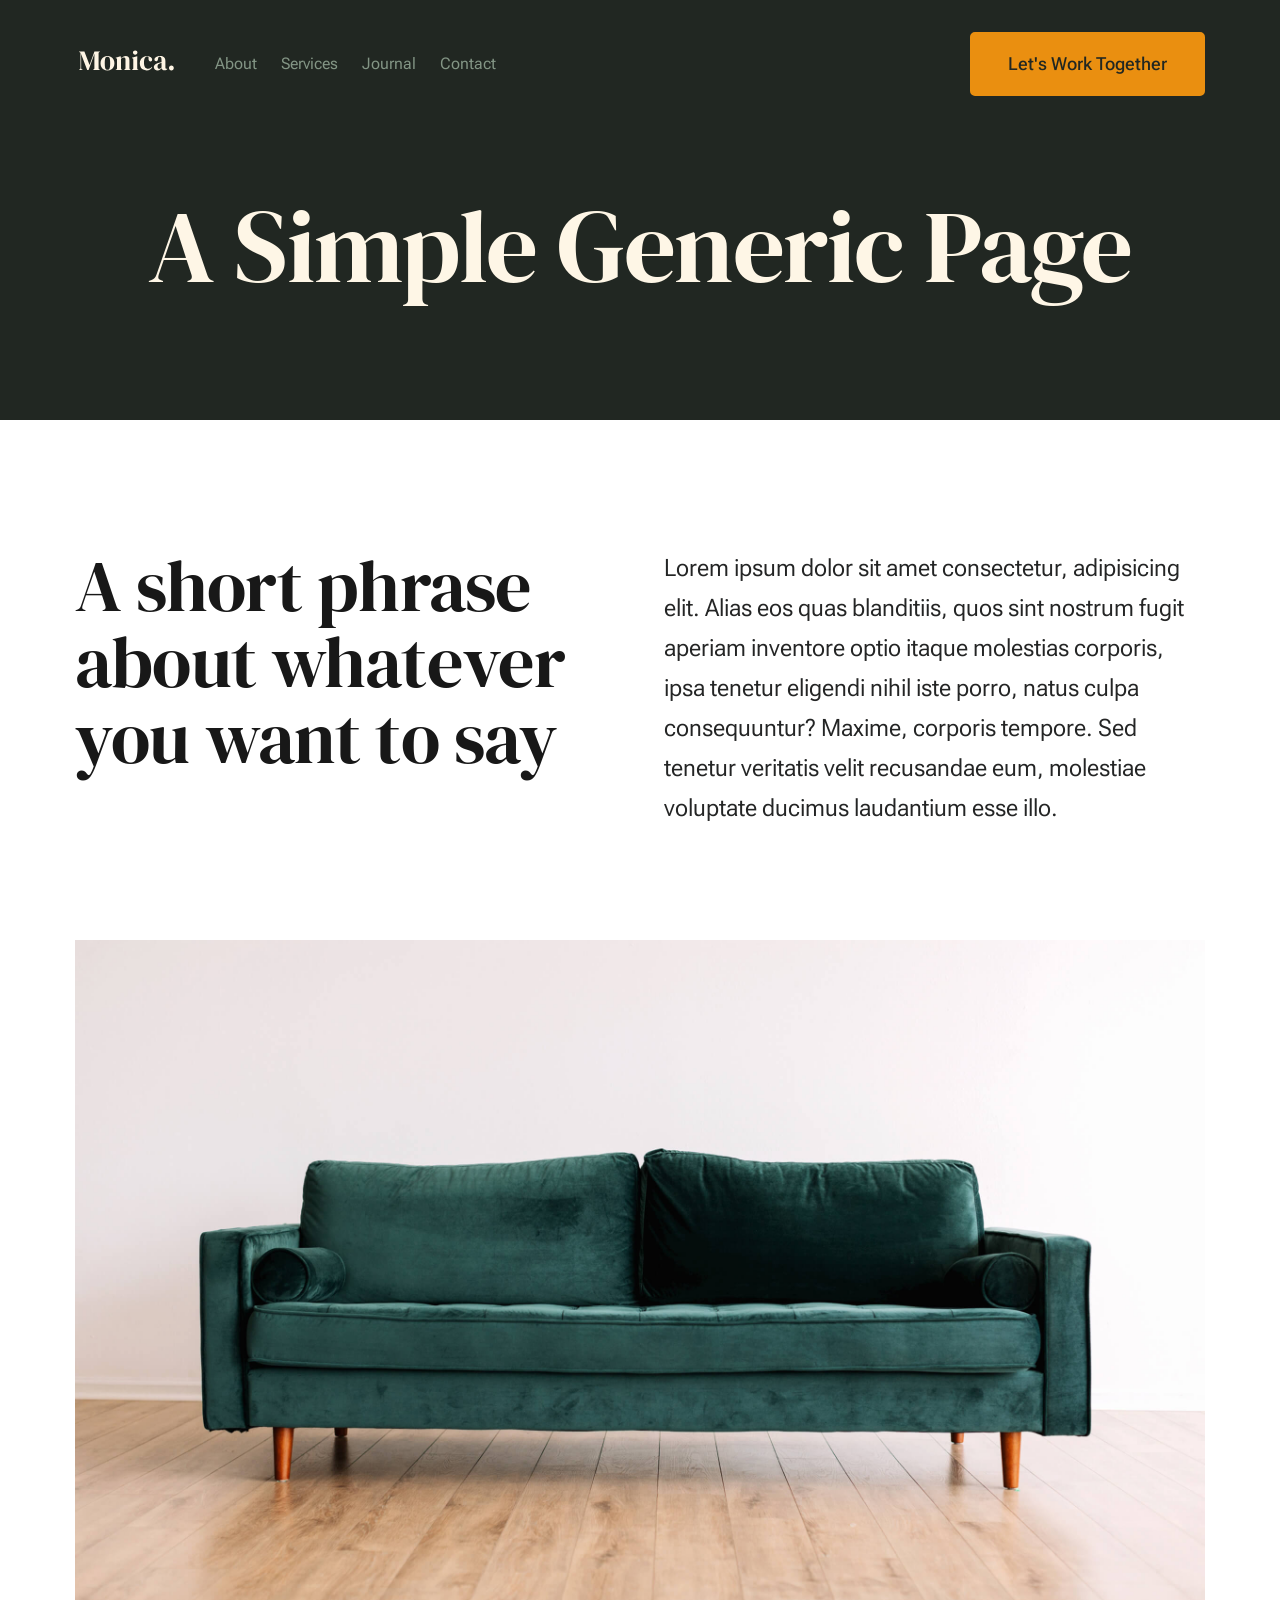
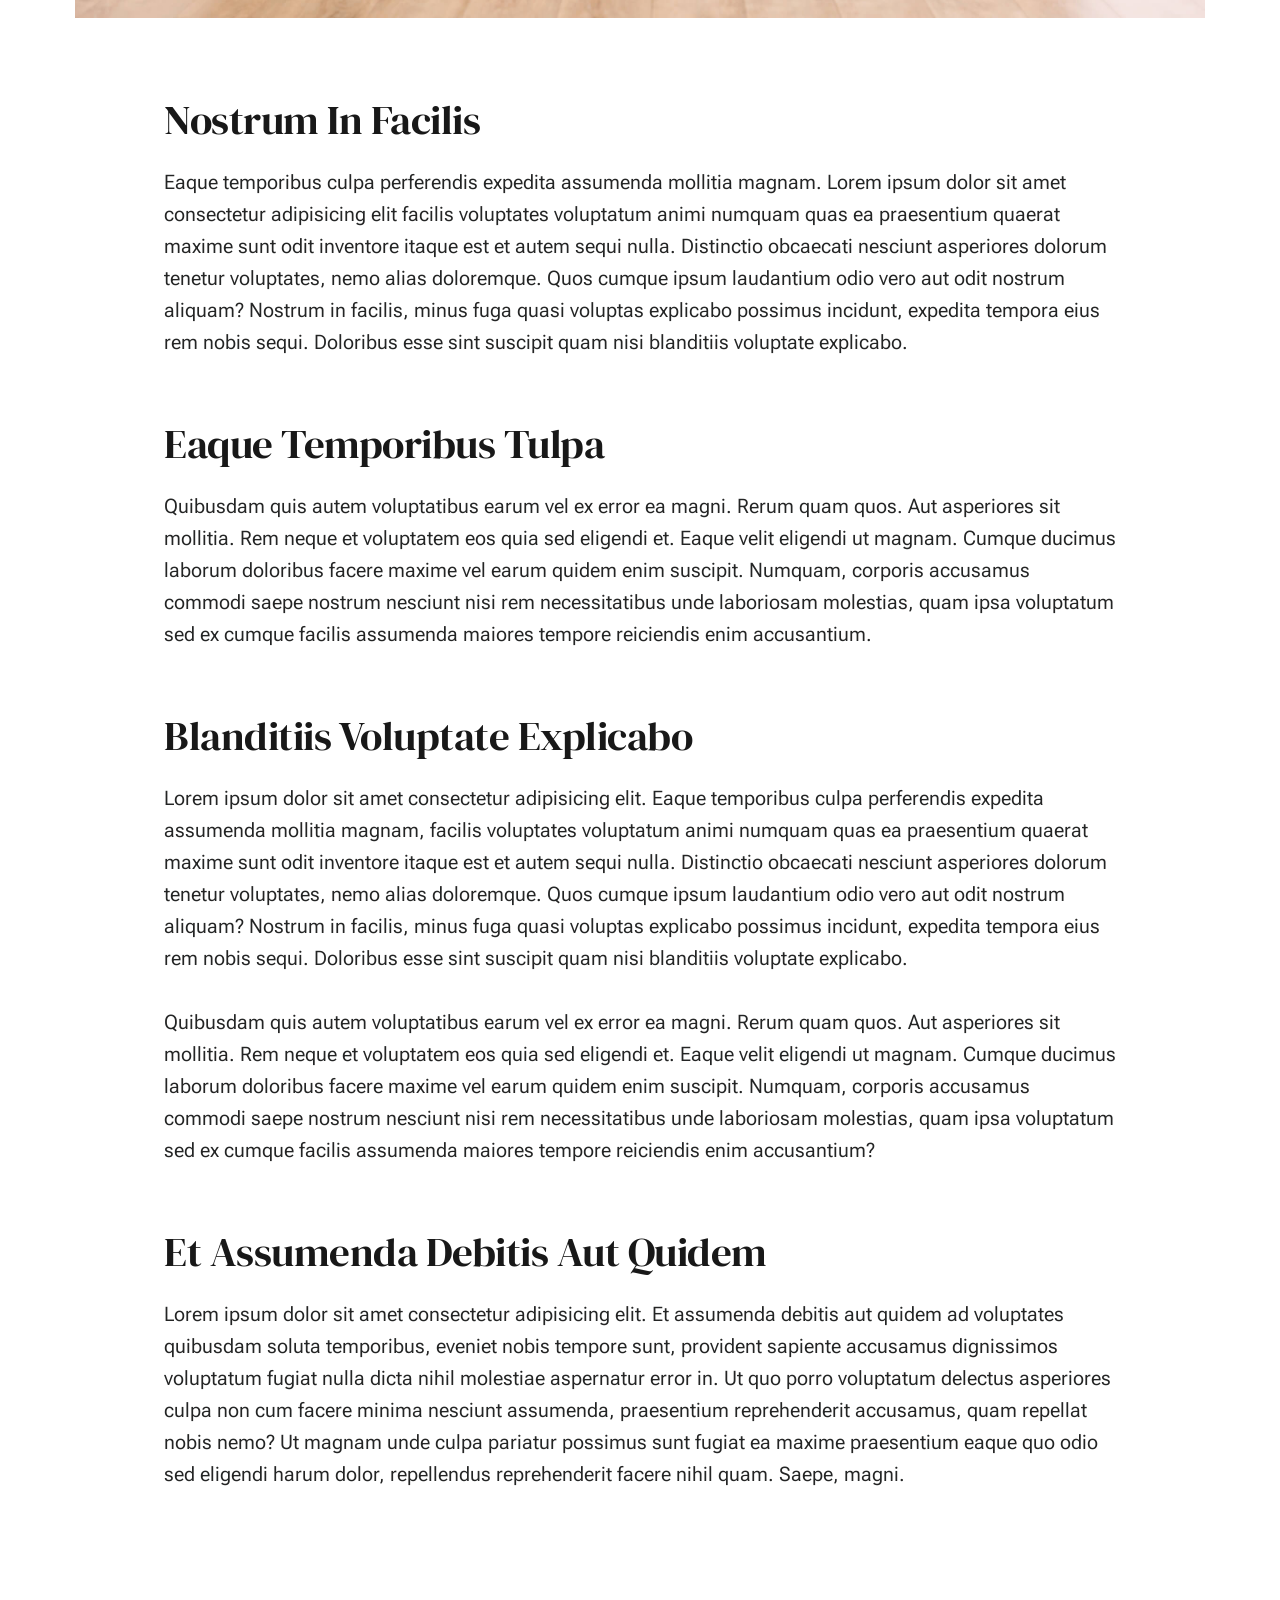
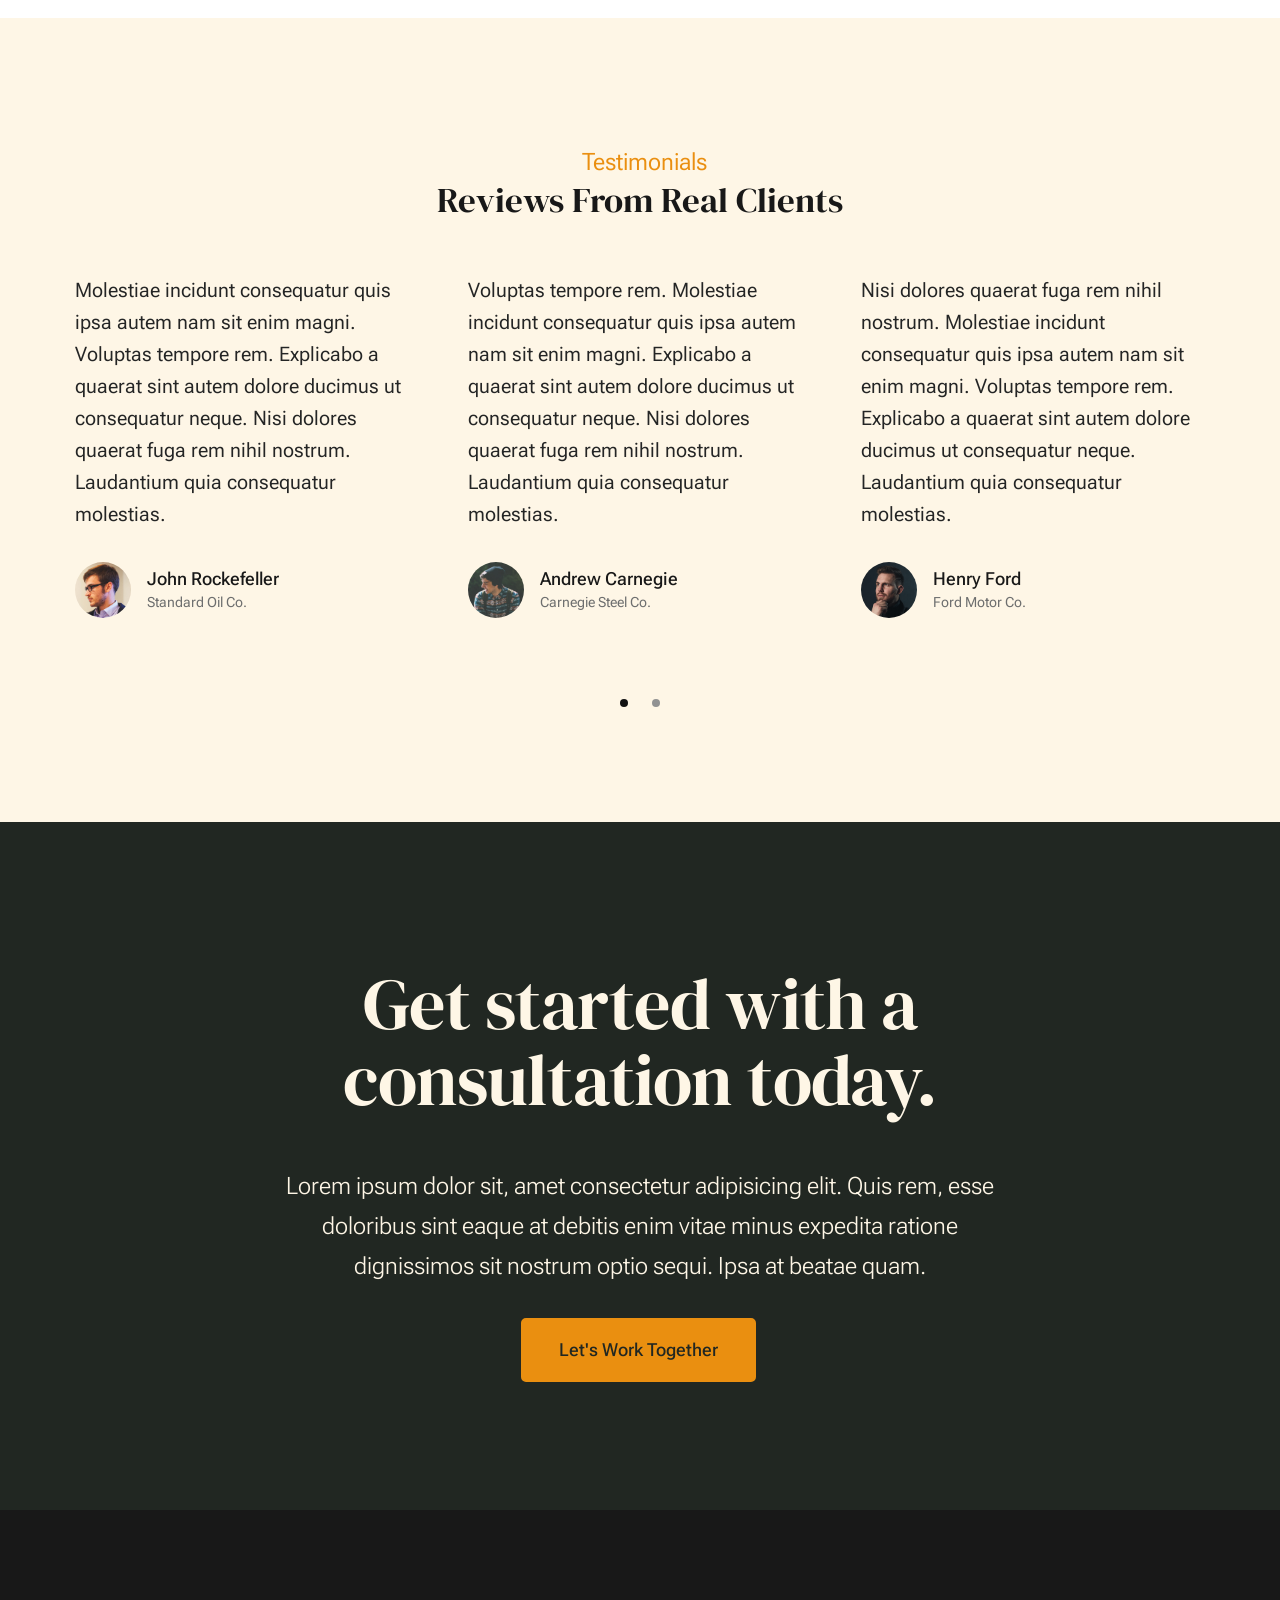
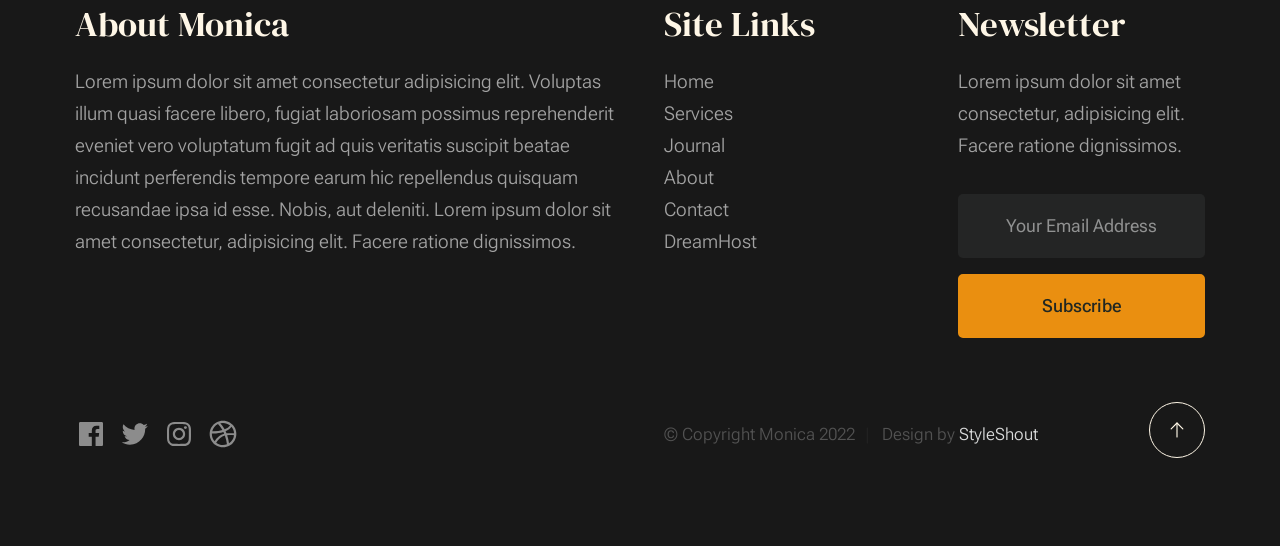
<file: generic.html>
<!DOCTYPE html>
<html lang="en" class="no-js" >
<head>

    <!--- basic page needs
    ================================================== -->
    <meta charset="utf-8">
    <meta name="viewport" content="width=device-width, initial-scale=1">
    <title>Generic - Monica</title>

    <script>
        document.documentElement.classList.remove('no-js');
        document.documentElement.classList.add('js');
    </script>

    <!-- CSS
    ================================================== -->
    <link rel="stylesheet" href="css/vendor.css">
    <link rel="stylesheet" href="css/styles.css">

    <!-- favicons
    ================================================== -->
    <link rel="apple-touch-icon" sizes="180x180" href="apple-touch-icon.png">
    <link rel="icon" type="image/png" sizes="32x32" href="favicon-32x32.png">
    <link rel="icon" type="image/png" sizes="16x16" href="favicon-16x16.png">
    <link rel="manifest" href="site.webmanifest">

</head>


<body id="top">


    <!-- preloader
    ================================================== -->
    <div id="preloader">
        <div id="loader" class="dots-fade">
            <div></div>
            <div></div>
            <div></div>
        </div>
    </div>


    <!-- page wrap
    ================================================== -->
    <div id="page" class="s-pagewrap">


        <!-- # site header 
        ================================================== -->
        <header class="s-header">

            <div class="row s-header__inner width-sixteen-col">

                <div class="s-header__block">
                    <div class="s-header__logo">
                        <a class="logo" href="index.html">
                            <img src="images/logo.svg" alt="Homepage">
                        </a>
                    </div>

                    <a class="s-header__menu-toggle" href="#0"><span>Menu</span></a>
                </div> <!-- end s-header__block -->

                <nav class="s-header__nav">
    
                    <ul class="s-header__menu-links">
                        <li><a href="about.html">About</a></li>
                        <li><a href="services.html">Services</a></li>
                        <li><a href="blog.html">Journal</a></li>
                        <li><a href="contact.html">Contact</a></li>
                    </ul> <!-- s-header__menu-links -->

                    <div class="s-header__contact">
                        <a href="contact.html" class="btn btn--primary s-header__contact-btn">Let's Work Together</a>                        
                    </div> <!-- s-header__contact -->
    
                </nav> <!-- end s-header__nav -->

            </div> <!-- end s-header__inner -->

        </header> <!-- end s-header -->


        <!-- # site main content
        ================================================== -->
        <section id="content" class="s-content">

               <section class="s-pageheader pageheader">
                    <div class="row">
                        <div class="column xl-12">
                            <h1 class="page-title">
                               A Simple Generic Page
                            </h1>
                            
                        </div>
                    </div>
               </section> <!-- end pageheader --> 

               <section class="s-pagecontent pagecontent">

                    <div class="row pageintro">
                        <div class="column xl-6 lg-12">
                            <h2 class="text-display-title">A short phrase about whatever you want to say</h2>
                        </div>
                        <div class="column xl-6 lg-12 u-flexitem-x-right">
                            <p class="lead">
                            Lorem ipsum dolor sit amet consectetur, adipisicing elit. Alias eos quas blanditiis, quos sint nostrum fugit aperiam 
                            inventore optio itaque molestias corporis, ipsa tenetur eligendi nihil iste porro, natus culpa consequuntur? Maxime, 
                            corporis tempore. Sed tenetur veritatis velit recusandae eum, molestiae voluptate ducimus laudantium esse illo. 
                            </p>
                        </div>                       
                    </div> <!-- end pageintro -->   
                    
                    <div class="row pagemedia">
                        <d class="column xl-12">
                            <figure class="page-media">                                
                                <img src="images/sample-1200.jpg" 
                                     srcset="images/sample-2400.jpg 2400w, 
                                             images/sample-1200.jpg 1200w, 
                                             images/sample-600.jpg 600w" sizes="(max-width: 2400px) 100vw, 2400px" alt="">
                            </figure>
                        </d>
                    </div> <!-- end pagemedia -->

                    <div class="row width-narrower pagemain">
                        <div class="column xl-12"> 

                            <h2>Nostrum In Facilis</h2>
                            <p>
                            Eaque temporibus culpa perferendis expedita assumenda mollitia magnam. Lorem ipsum dolor sit amet consectetur adipisicing elit
                            facilis voluptates voluptatum animi numquam quas ea praesentium quaerat maxime sunt odit inventore itaque est et autem sequi nulla. 
                            Distinctio obcaecati nesciunt asperiores dolorum tenetur voluptates, nemo alias doloremque. Quos cumque ipsum laudantium odio vero 
                            aut odit nostrum aliquam? Nostrum in facilis, minus fuga quasi voluptas explicabo possimus incidunt, expedita tempora eius rem nobis sequi. 
                            Doloribus esse sint suscipit quam nisi blanditiis voluptate explicabo.
                            </p>

                            <h2>Eaque Temporibus Tulpa</h2>

                            <p>
                            Quibusdam quis autem voluptatibus earum vel ex error ea magni. Rerum quam quos. Aut asperiores sit mollitia. Rem neque et voluptatem 
                            eos quia sed eligendi et. Eaque velit eligendi ut magnam. Cumque ducimus laborum doloribus facere maxime vel earum quidem enim suscipit. 
                            Numquam, corporis accusamus commodi saepe nostrum nesciunt nisi rem necessitatibus unde laboriosam molestias, quam ipsa voluptatum sed 
                            ex cumque facilis assumenda maiores tempore reiciendis enim accusantium.
                            </p>

                            <h2>Blanditiis Voluptate Explicabo</h2>
                            <p>
                            Lorem ipsum dolor sit amet consectetur adipisicing elit. Eaque temporibus culpa perferendis expedita assumenda mollitia magnam, 
                            facilis voluptates voluptatum animi numquam quas ea praesentium quaerat maxime sunt odit inventore itaque est et autem sequi nulla. 
                            Distinctio obcaecati nesciunt asperiores dolorum tenetur voluptates, nemo alias doloremque. Quos cumque ipsum laudantium odio vero aut 
                            odit nostrum aliquam? Nostrum in facilis, minus fuga quasi voluptas explicabo possimus incidunt, expedita tempora eius rem nobis sequi. 
                            Doloribus esse sint suscipit quam nisi blanditiis voluptate explicabo.
                            </p>

                            <p>
                            Quibusdam quis autem voluptatibus earum vel ex error ea magni. Rerum quam quos. Aut asperiores sit mollitia. Rem neque et voluptatem 
                            eos quia sed eligendi et. Eaque velit eligendi ut magnam. Cumque ducimus laborum doloribus facere maxime vel earum quidem enim suscipit. 
                            Numquam, corporis accusamus commodi saepe nostrum nesciunt nisi rem necessitatibus unde laboriosam molestias, quam ipsa voluptatum sed 
                            ex cumque facilis assumenda maiores tempore reiciendis enim accusantium?
                            </p>                   

                            <h2>Et Assumenda Debitis Aut Quidem</h2>
                            <p>
                            Lorem ipsum dolor sit amet consectetur adipisicing elit. Et assumenda debitis aut quidem ad voluptates quibusdam soluta temporibus, 
                            eveniet nobis tempore sunt, provident sapiente accusamus dignissimos voluptatum fugiat nulla dicta nihil molestiae aspernatur error in. 
                            Ut quo porro voluptatum delectus asperiores culpa non cum facere minima nesciunt assumenda, praesentium reprehenderit accusamus, quam 
                            repellat nobis nemo? Ut magnam unde culpa pariatur possimus sunt fugiat ea maxime praesentium eaque quo odio sed eligendi harum dolor, 
                            repellendus reprehenderit facere nihil quam. Saepe, magni.
                            </p>

                        </div> <!-- end grid-block-->
                    </div> <!-- end pagemain -->

               </section> <!-- pagecontent -->

               <section class="s-testimonials">

                    <div class="s-testimonials__header row row-x-center text-center">
                        <div class="column xl-8 lg-12">
        
                            <p class="text-pretitle">
                            Testimonials
                            </p>
                            <h3>
                            Reviews From Real Clients
                            </h3>                        
        
                        </div>
                    </div> <!--end s-testimonials__header -->

                    <div class="row s-testimonials__content">
                        <div class="column xl-12 testimonials">

                            <div class="swiper-container testimonials__slider page-slider">

                                <div class="swiper-wrapper">
                                    <div class="testimonials__slide swiper-slide">
                                        <p>
                                        Molestiae incidunt consequatur quis ipsa autem nam sit enim magni. Voluptas tempore rem. 
                                        Explicabo a quaerat sint autem dolore ducimus ut consequatur neque. Nisi dolores quaerat fuga rem nihil nostrum.
                                        Laudantium quia consequatur molestias.
                                        </p>
                                        <div class="testimonials__author">
                                            <img src="images/avatars/user-01.jpg" alt="Author image" class="testimonials__avatar">
                                            <cite class="testimonials__cite">
                                                <strong>John Rockefeller</strong>
                                                <span>Standard Oil Co.</span>
                                            </cite>
                                        </div>
                                    </div>
                                    <div class="testimonials__slide swiper-slide">
                                        <p>
                                        Voluptas tempore rem. Molestiae incidunt consequatur quis ipsa autem nam sit enim magni. 
                                        Explicabo a quaerat sint autem dolore ducimus ut consequatur neque. Nisi dolores quaerat fuga rem nihil nostrum.
                                        Laudantium quia consequatur molestias.
                                        </p>
                                        <div class="testimonials__author">
                                            <img src="images/avatars/user-04.jpg" alt="Author image" class="testimonials__avatar">
                                            <cite class="testimonials__cite">
                                                <strong>Andrew Carnegie</strong>
                                                <span>Carnegie Steel Co.</span>
                                            </cite>
                                        </div>
                                    </div>
                                    <div class="testimonials__slide swiper-slide">
                                        <p>
                                        Nisi dolores quaerat fuga rem nihil nostrum. Molestiae incidunt consequatur quis ipsa autem nam sit enim magni. 
                                        Voluptas tempore rem. Explicabo a quaerat sint autem dolore ducimus ut consequatur neque. 
                                        Laudantium quia consequatur molestias.
                                        </p>
                                        <div class="testimonials__author">
                                            <img src="images/avatars/user-06.jpg" alt="Author image" class="testimonials__avatar">
                                            <cite class="testimonials__cite">
                                                <strong>Henry Ford</strong>
                                                <span>Ford Motor Co.</span>
                                            </cite>
                                        </div>
                                    </div>
                                    <div class="testimonials__slide swiper-slide">
                                        <p>
                                        Molestiae incidunt consequatur quis ipsa autem nam sit enim magni. Voluptas tempore rem. 
                                        Explicabo a quaerat sint autem dolore ducimus ut consequatur neque. Nisi dolores quaerat fuga rem nihil nostrum.
                                        Laudantium quia consequatur molestias.
                                        </p>
                                        <div class="testimonials__author">
                                            <img src="images/avatars/user-02.jpg" alt="Author image" class="testimonials__avatar">
                                            <cite class="testimonials__cite">
                                                <strong>John Morgan</strong>
                                                <span>JP Morgan & Co.</span>
                                            </cite>
                                        </div>
                                    </div> 
                                </div> <!-- end swiper-wrapper --> 

                                <div class="swiper-pagination"></div>

                            </div> <!--end testimonials__slider --> 

                        </div> <!-- testimonials -->
                    </div> <!--end s-testimonials__content -->

               </section> <!-- end s-testimonials -->

        </section> <!-- s-content-->

        <!-- # cta
        ================================================== -->
        <section id="cta" class="s-cta">

            <div class="row row-x-center text-center">
                <div class="column xl-8 lg-12">

                    <div class="s-cta__content">
                        <h2 class="text-display-title">
                        Get started with a consultation today.
                        </h2>
                        <p class="lead">
                        Lorem ipsum dolor sit, amet consectetur adipisicing elit. Quis rem, esse doloribus sint eaque at debitis enim vitae minus expedita ratione dignissimos sit nostrum optio sequi. Ipsa at beatae quam.
                        </p>
                        <a href="contact.html" class="btn btn--primary">Let's Work Together</a>
                    </div>

                </div>
            </div>

        </section> <!-- end s-cta -->


        <!-- # footer 
        ================================================== -->
        <footer class="s-footer">
            <div class="row s-footer__content">
                <div class="column xl-6 lg-6 md-12 s-footer__block s-footer__about">                    
                    <h3>About Monica</h3>
                    <p>
                    Lorem ipsum dolor sit amet consectetur adipisicing elit. Voluptas illum quasi facere libero, 
                    fugiat laboriosam possimus reprehenderit eveniet vero voluptatum fugit ad quis veritatis suscipit beatae 
                    incidunt perferendis tempore earum hic repellendus quisquam recusandae ipsa id esse. Nobis, aut deleniti.
                    Lorem ipsum dolor sit amet consectetur, adipisicing elit. Facere ratione dignissimos.
                    </p>               
                </div>                
                <div class="column xl-3 lg-6 md-12 s-footer__block s-footer__site-links">
                    <h3>Site Links</h3>
                    <ul class="link-list">
                        <li><a href="index.html">Home</a></li>
                        <li><a href="services.html">Services</a></li>
                        <li><a href="blog.html">Journal</a></li>
                        <li><a href="about.html">About</a></li>
                        <li><a href="contact.html">Contact</a></li>
                        <li><a href="https://www.dreamhost.com/r.cgi?287326">DreamHost</a></li>
                    </ul>
                </div>
                <div class="column xl-3 lg-6 md-12 tab-12 s-footer__block s-footer__newsletter">
                    <h3>Newsletter</h3>

                    <p>
                    Lorem ipsum dolor sit amet consectetur, adipisicing elit. Facere ratione dignissimos.
                    </p>

                    <div class="subscribe-form">
                        <form id="mc-form" class="mc-form">
                            <input type="email" name="EMAIL" id="mce-EMAIL" class="u-fullwidth text-center" placeholder="Your Email Address" title="The domain portion of the email address is invalid (the portion after the @)." pattern="^([^\x00-\x20\x22\x28\x29\x2c\x2e\x3a-\x3c\x3e\x40\x5b-\x5d\x7f-\xff]+|\x22([^\x0d\x22\x5c\x80-\xff]|\x5c[\x00-\x7f])*\x22)(\x2e([^\x00-\x20\x22\x28\x29\x2c\x2e\x3a-\x3c\x3e\x40\x5b-\x5d\x7f-\xff]+|\x22([^\x0d\x22\x5c\x80-\xff]|\x5c[\x00-\x7f])*\x22))*\x40([^\x00-\x20\x22\x28\x29\x2c\x2e\x3a-\x3c\x3e\x40\x5b-\x5d\x7f-\xff]+|\x5b([^\x0d\x5b-\x5d\x80-\xff]|\x5c[\x00-\x7f])*\x5d)(\x2e([^\x00-\x20\x22\x28\x29\x2c\x2e\x3a-\x3c\x3e\x40\x5b-\x5d\x7f-\xff]+|\x5b([^\x0d\x5b-\x5d\x80-\xff]|\x5c[\x00-\x7f])*\x5d))*(\.\w{2,})+$" required>
                            <input type="submit" name="subscribe" value="Subscribe" class="btn btn--primary btn--small u-fullwidth">
                            <!-- <div style="position: absolute; left: -5000px;" aria-hidden="true"><input type="text" name="b_cdb7b577e41181934ed6a6a44_9a91cfe7b3" tabindex="-1" value=""></div> -->
                            <div class="mc-status"></div>
                        </form>
                    </div>
                </div>
            </div>    
            
            <div class="row s-footer__bottom">
                <div class="column xl-6 lg-12">
                    <ul class="s-footer__social social-list">
                        <li>
                            <a href="#0">
                                <svg xmlns="http://www.w3.org/2000/svg" width="24" height="24" viewBox="0 0 24 24" style="fill:rgba(0, 0, 0, 1);transform:;-ms-filter:"><path d="M20,3H4C3.447,3,3,3.448,3,4v16c0,0.552,0.447,1,1,1h8.615v-6.96h-2.338v-2.725h2.338v-2c0-2.325,1.42-3.592,3.5-3.592 c0.699-0.002,1.399,0.034,2.095,0.107v2.42h-1.435c-1.128,0-1.348,0.538-1.348,1.325v1.735h2.697l-0.35,2.725h-2.348V21H20 c0.553,0,1-0.448,1-1V4C21,3.448,20.553,3,20,3z"></path></svg>
                                <span class="u-screen-reader-text">Facebook</span>
                            </a>
                        </li>
                        <li>
                            <a href="#0">
                                <svg xmlns="http://www.w3.org/2000/svg" width="24" height="24" viewBox="0 0 24 24" style="fill:rgba(0, 0, 0, 1);transform:;-ms-filter:"><path d="M19.633,7.997c0.013,0.175,0.013,0.349,0.013,0.523c0,5.325-4.053,11.461-11.46,11.461c-2.282,0-4.402-0.661-6.186-1.809 c0.324,0.037,0.636,0.05,0.973,0.05c1.883,0,3.616-0.636,5.001-1.721c-1.771-0.037-3.255-1.197-3.767-2.793 c0.249,0.037,0.499,0.062,0.761,0.062c0.361,0,0.724-0.05,1.061-0.137c-1.847-0.374-3.23-1.995-3.23-3.953v-0.05 c0.537,0.299,1.16,0.486,1.82,0.511C3.534,9.419,2.823,8.184,2.823,6.787c0-0.748,0.199-1.434,0.548-2.032 c1.983,2.443,4.964,4.04,8.306,4.215c-0.062-0.3-0.1-0.611-0.1-0.923c0-2.22,1.796-4.028,4.028-4.028 c1.16,0,2.207,0.486,2.943,1.272c0.91-0.175,1.782-0.512,2.556-0.973c-0.299,0.935-0.936,1.721-1.771,2.22 c0.811-0.088,1.597-0.312,2.319-0.624C21.104,6.712,20.419,7.423,19.633,7.997z"></path></svg>
                                <span class="u-screen-reader-text">Twitter</span>
                            </a>
                        </li>
                        <li>
                            <a href="#0">
                                <svg xmlns="http://www.w3.org/2000/svg" width="24" height="24" viewBox="0 0 24 24" style="fill:rgba(0, 0, 0, 1);transform:;-ms-filter:"><path d="M11.999,7.377c-2.554,0-4.623,2.07-4.623,4.623c0,2.554,2.069,4.624,4.623,4.624c2.552,0,4.623-2.07,4.623-4.624 C16.622,9.447,14.551,7.377,11.999,7.377L11.999,7.377z M11.999,15.004c-1.659,0-3.004-1.345-3.004-3.003 c0-1.659,1.345-3.003,3.004-3.003s3.002,1.344,3.002,3.003C15.001,13.659,13.658,15.004,11.999,15.004L11.999,15.004z"></path><circle cx="16.806" cy="7.207" r="1.078"></circle><path d="M20.533,6.111c-0.469-1.209-1.424-2.165-2.633-2.632c-0.699-0.263-1.438-0.404-2.186-0.42 c-0.963-0.042-1.268-0.054-3.71-0.054s-2.755,0-3.71,0.054C7.548,3.074,6.809,3.215,6.11,3.479C4.9,3.946,3.945,4.902,3.477,6.111 c-0.263,0.7-0.404,1.438-0.419,2.186c-0.043,0.962-0.056,1.267-0.056,3.71c0,2.442,0,2.753,0.056,3.71 c0.015,0.748,0.156,1.486,0.419,2.187c0.469,1.208,1.424,2.164,2.634,2.632c0.696,0.272,1.435,0.426,2.185,0.45 c0.963,0.042,1.268,0.055,3.71,0.055s2.755,0,3.71-0.055c0.747-0.015,1.486-0.157,2.186-0.419c1.209-0.469,2.164-1.424,2.633-2.633 c0.263-0.7,0.404-1.438,0.419-2.186c0.043-0.962,0.056-1.267,0.056-3.71s0-2.753-0.056-3.71C20.941,7.57,20.801,6.819,20.533,6.111z M19.315,15.643c-0.007,0.576-0.111,1.147-0.311,1.688c-0.305,0.787-0.926,1.409-1.712,1.711c-0.535,0.199-1.099,0.303-1.67,0.311 c-0.95,0.044-1.218,0.055-3.654,0.055c-2.438,0-2.687,0-3.655-0.055c-0.569-0.007-1.135-0.112-1.669-0.311 c-0.789-0.301-1.414-0.923-1.719-1.711c-0.196-0.534-0.302-1.099-0.311-1.669c-0.043-0.95-0.053-1.218-0.053-3.654 c0-2.437,0-2.686,0.053-3.655c0.007-0.576,0.111-1.146,0.311-1.687c0.305-0.789,0.93-1.41,1.719-1.712 c0.534-0.198,1.1-0.303,1.669-0.311c0.951-0.043,1.218-0.055,3.655-0.055c2.437,0,2.687,0,3.654,0.055 c0.571,0.007,1.135,0.112,1.67,0.311c0.786,0.303,1.407,0.925,1.712,1.712c0.196,0.534,0.302,1.099,0.311,1.669 c0.043,0.951,0.054,1.218,0.054,3.655c0,2.436,0,2.698-0.043,3.654H19.315z"></path></svg>
                                <span class="u-screen-reader-text">Instagram</span>
                            </a>
                        </li>
                        <li>
                            <a href="#0">
                                <svg xmlns="http://www.w3.org/2000/svg" width="24" height="24" viewBox="0 0 24 24" style="fill: rgba(0, 0, 0, 1);transform: ;msFilter:;"><path d="M20.66 6.98a9.932 9.932 0 0 0-3.641-3.64C15.486 2.447 13.813 2 12 2s-3.486.447-5.02 1.34c-1.533.893-2.747 2.107-3.64 3.64S2 10.187 2 12s.446 3.487 1.34 5.02a9.924 9.924 0 0 0 3.641 3.64C8.514 21.553 10.187 22 12 22s3.486-.447 5.02-1.34a9.932 9.932 0 0 0 3.641-3.64C21.554 15.487 22 13.813 22 12s-.446-3.487-1.34-5.02zM12 3.66c2 0 3.772.64 5.32 1.919-.92 1.174-2.286 2.14-4.1 2.9-1.002-1.813-2.088-3.327-3.261-4.54A7.715 7.715 0 0 1 12 3.66zM5.51 6.8a8.116 8.116 0 0 1 2.711-2.22c1.212 1.201 2.325 2.7 3.34 4.5-2 .6-4.114.9-6.341.9-.573 0-1.006-.013-1.3-.04A8.549 8.549 0 0 1 5.51 6.8zM3.66 12c0-.054.003-.12.01-.2.007-.08.01-.146.01-.2.254.014.641.02 1.161.02 2.666 0 5.146-.367 7.439-1.1.187.373.381.793.58 1.26-1.32.293-2.674 1.006-4.061 2.14S6.4 16.247 5.76 17.5c-1.4-1.587-2.1-3.42-2.1-5.5zM12 20.34c-1.894 0-3.594-.587-5.101-1.759.601-1.187 1.524-2.322 2.771-3.401 1.246-1.08 2.483-1.753 3.71-2.02a29.441 29.441 0 0 1 1.56 6.62 8.166 8.166 0 0 1-2.94.56zm7.08-3.96a8.351 8.351 0 0 1-2.58 2.621c-.24-2.08-.7-4.107-1.379-6.081.932-.066 1.765-.1 2.5-.1.799 0 1.686.034 2.659.1a8.098 8.098 0 0 1-1.2 3.46zm-1.24-5c-1.16 0-2.233.047-3.22.14a27.053 27.053 0 0 0-.68-1.62c2.066-.906 3.532-2.006 4.399-3.3 1.2 1.414 1.854 3.027 1.96 4.84-.812-.04-1.632-.06-2.459-.06z"></path></svg>
                                <span class="u-screen-reader-text">Dribbble</span>
                            </a>
                        </li>
                    </ul> <!-- end s-footer__social -->
                </div>
                <div class="column xl-6 lg-12">
                    <p class="ss-copyright">
                        <span>© Copyright Monica 2022</span> 
                        <span>Design by <a href="https://www.styleshout.com/">StyleShout</a></span>
                    </p>
                </div>

                <div class="ss-go-top">
                    <a class="smoothscroll" title="Back to Top" href="#top">
                        <svg xmlns="http://www.w3.org/2000/svg" viewBox="0 0 24 24" width="36" height="36" fill="none" stroke="#ffffff" stroke-width="1" stroke-linecap="round" stroke-linejoin="round">&lt;!--!  Atomicons Free 1.00 by @atisalab License - https://atomicons.com/license/ (Icons: CC BY 4.0) Copyright 2021 Atomicons --&gt;<polyline points="17 11 12 6 7 11"></polyline><line x1="12" y1="18" x2="12" y2="6"></line></svg>
                    </a>
                </div> <!-- end ss-go-top -->
            </div>
            
        </footer> <!-- end s-footer -->

    </div> <!-- end page-wrap -->

    <!-- Java Script
    ================================================== -->
    <script src="js/plugins.js"></script>
    <script src="js/main.js"></script>

</body>
</html>
</file>
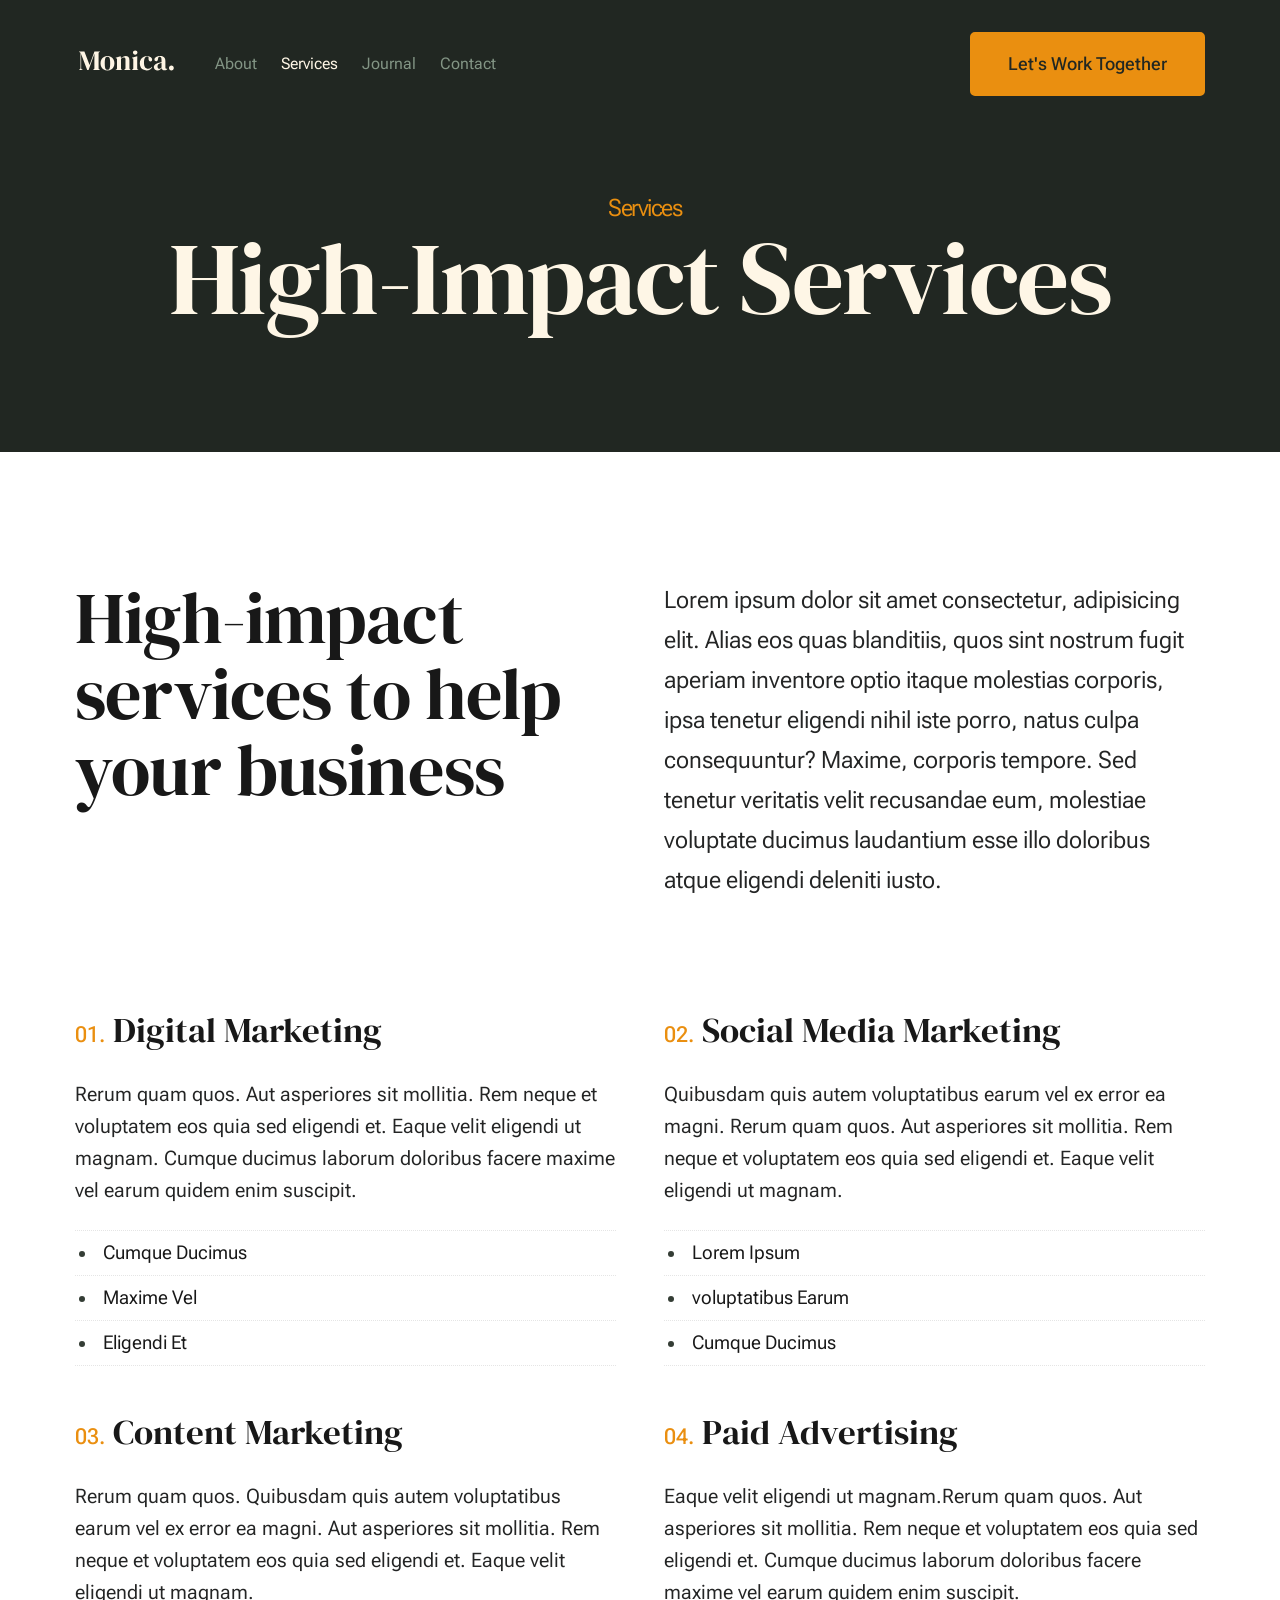
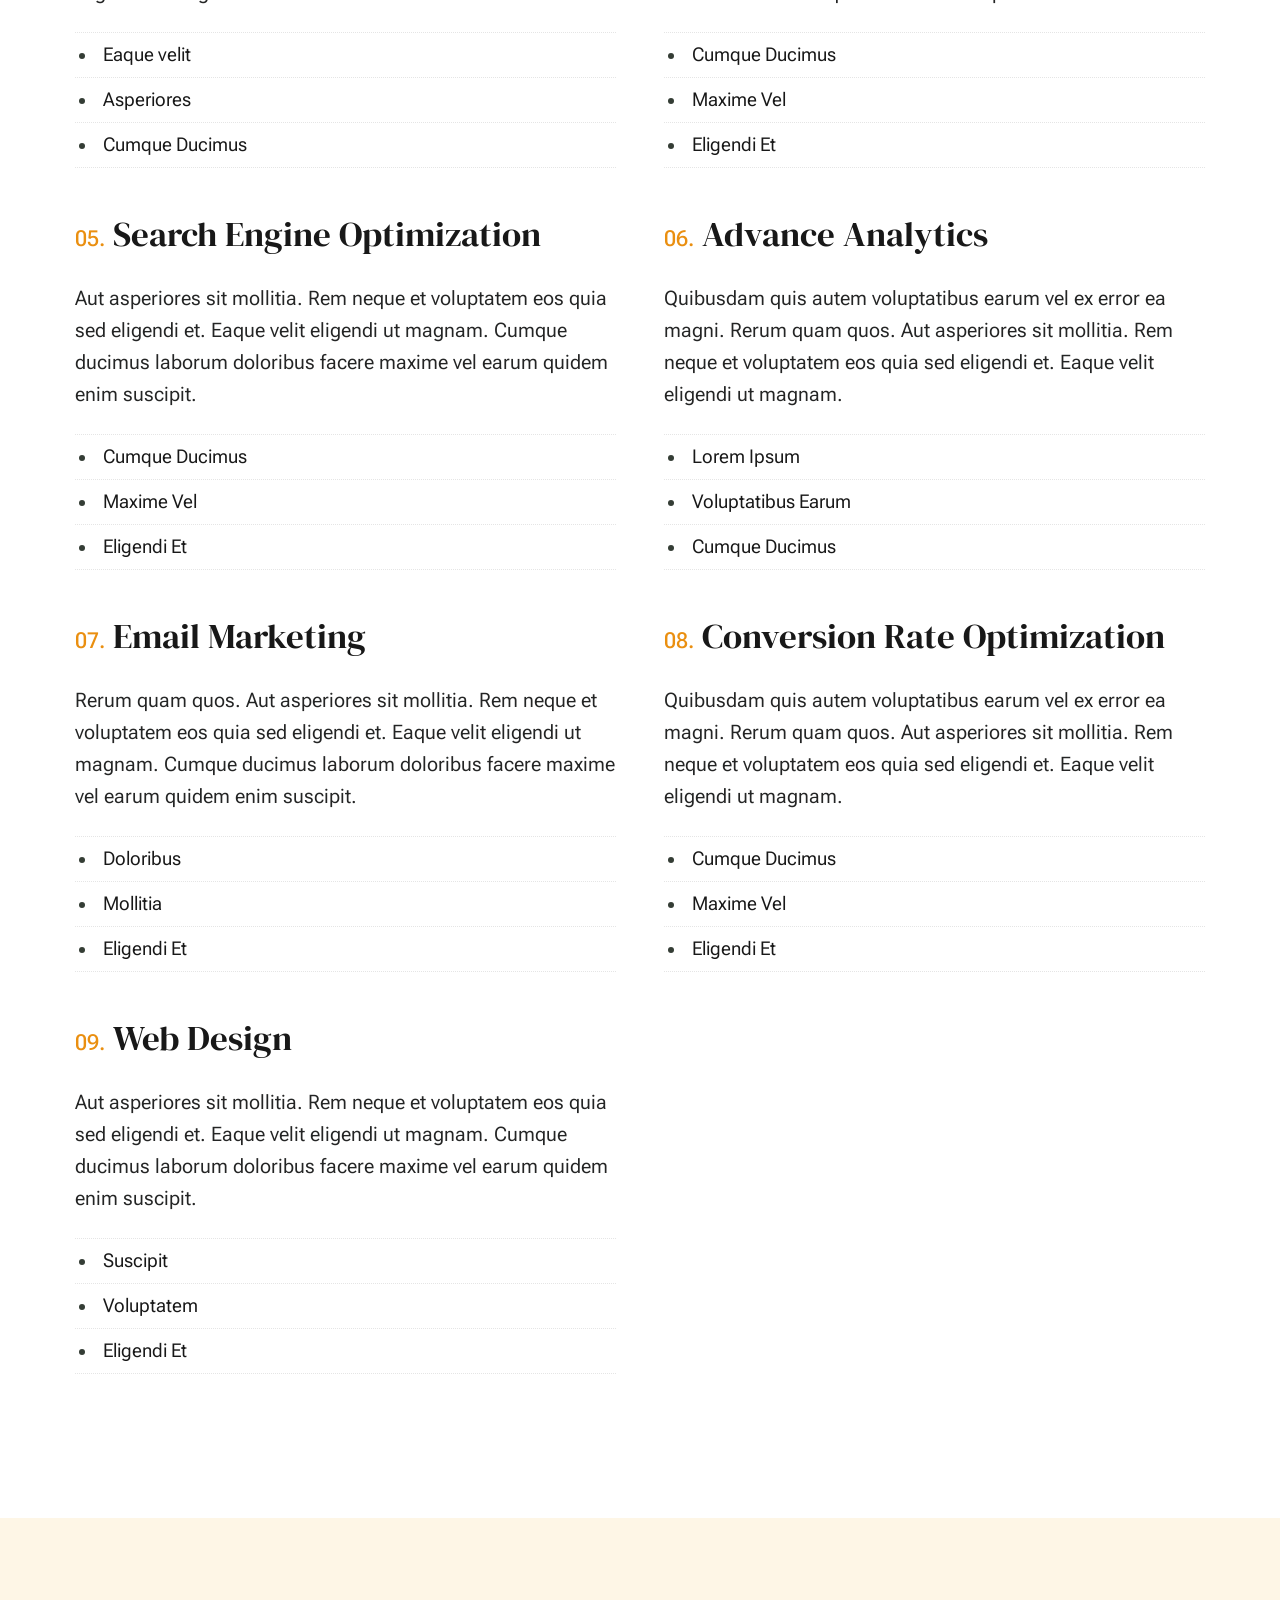
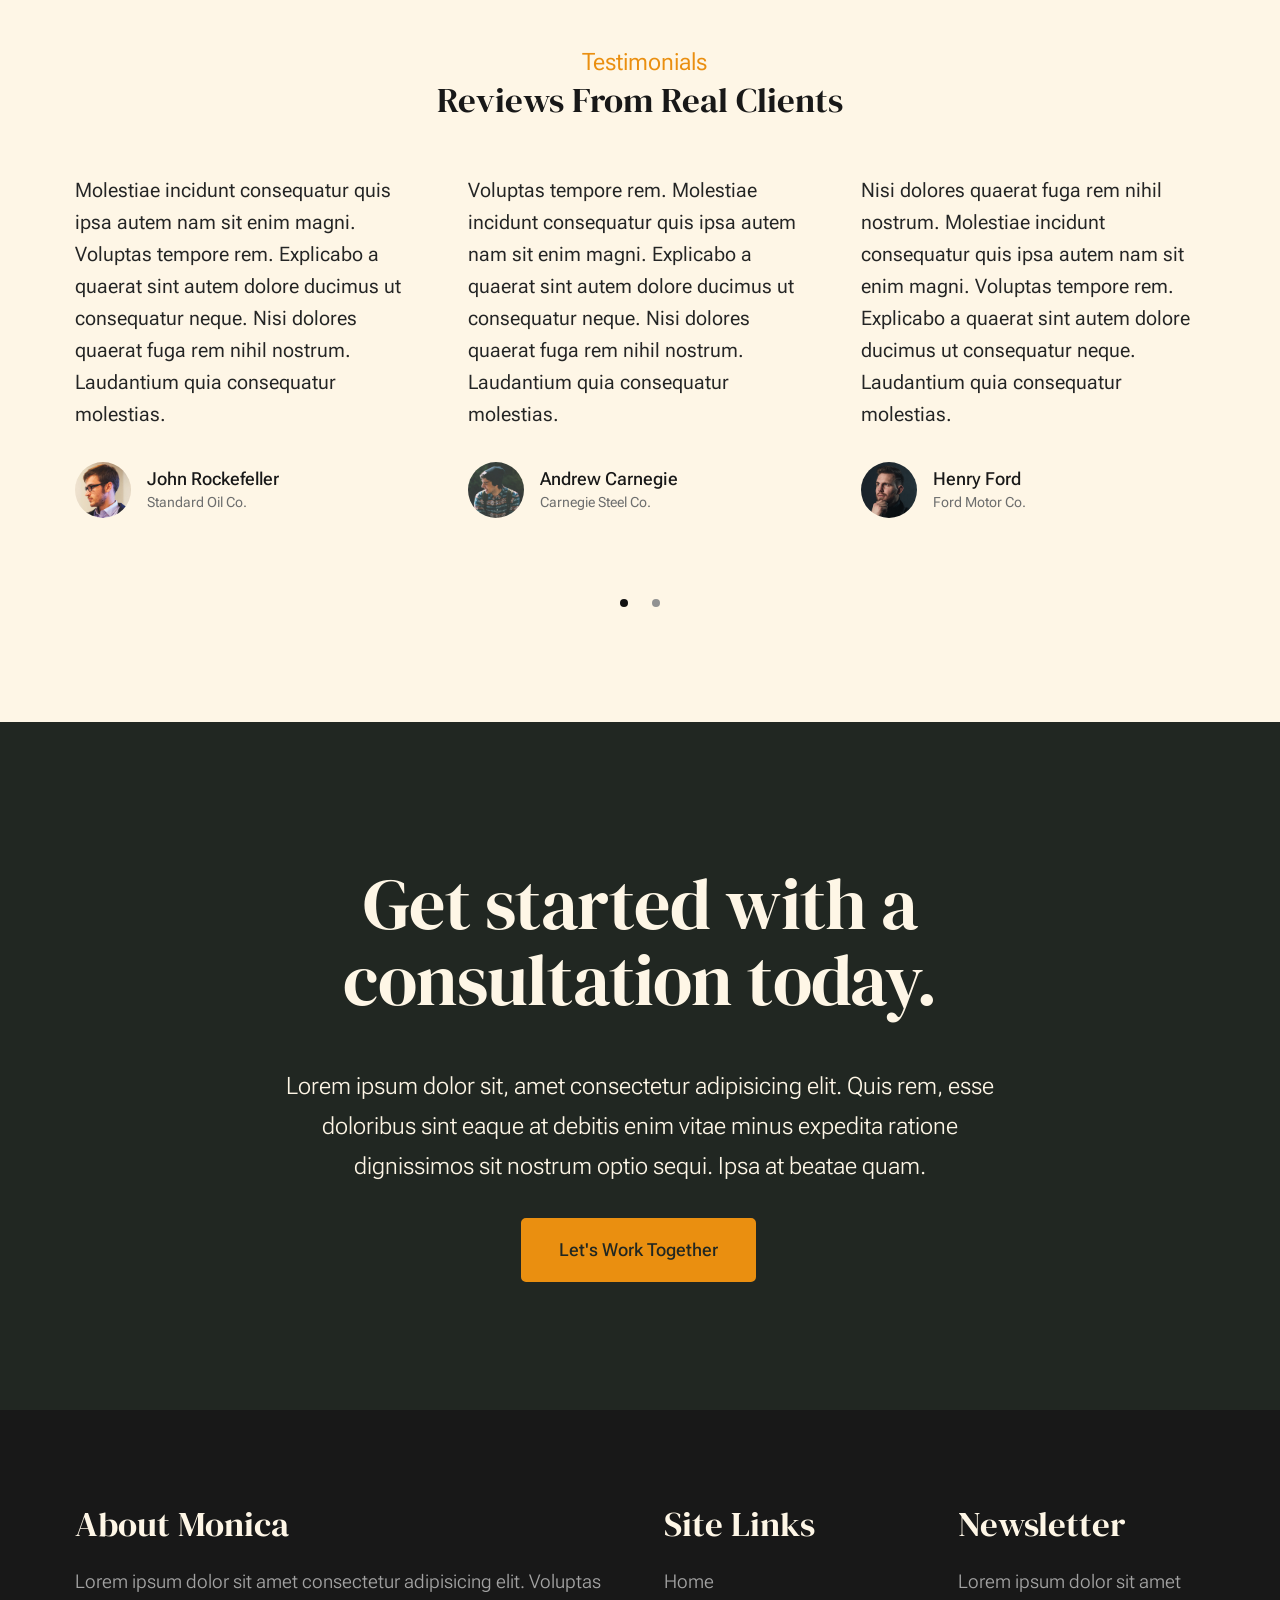
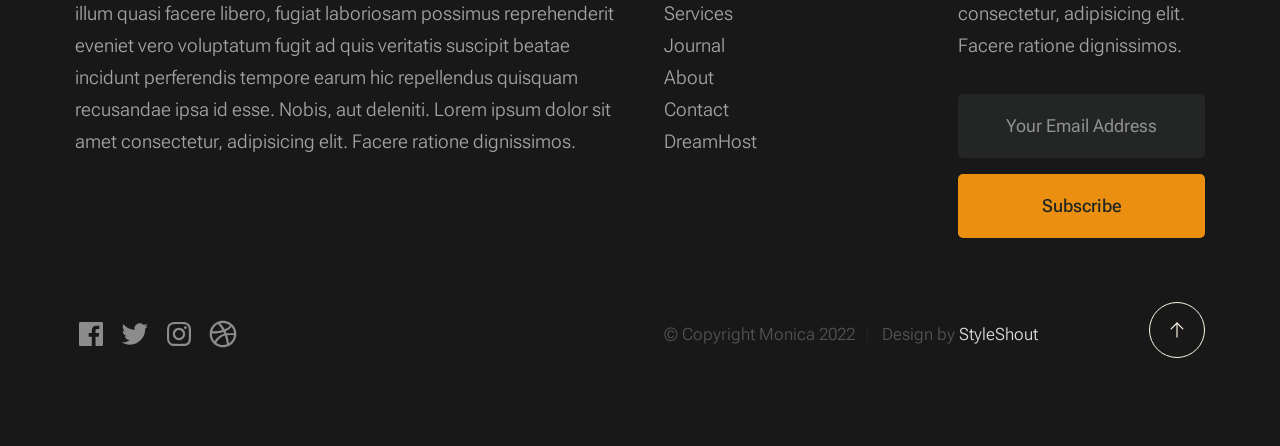
<file: services.html>
<!DOCTYPE html>
<html lang="en" class="no-js" >
<head>

    <!--- basic page needs
    ================================================== -->
    <meta charset="utf-8">
    <meta name="viewport" content="width=device-width, initial-scale=1">
    <title>Services - Monica</title>

    <script>
        document.documentElement.classList.remove('no-js');
        document.documentElement.classList.add('js');
    </script>

    <!-- CSS
    ================================================== -->
    <link rel="stylesheet" href="css/vendor.css">
    <link rel="stylesheet" href="css/styles.css">

    <!-- favicons
    ================================================== -->
    <link rel="apple-touch-icon" sizes="180x180" href="apple-touch-icon.png">
    <link rel="icon" type="image/png" sizes="32x32" href="favicon-32x32.png">
    <link rel="icon" type="image/png" sizes="16x16" href="favicon-16x16.png">
    <link rel="manifest" href="site.webmanifest">

</head>


<body id="top">


    <!-- preloader
    ================================================== -->
    <div id="preloader">
        <div id="loader" class="dots-fade">
            <div></div>
            <div></div>
            <div></div>
        </div>
    </div>


    <!-- page wrap
    ================================================== -->
    <div id="page" class="s-pagewrap">

        <!-- # site header 
        ================================================== -->
        <header class="s-header">

            <div class="row s-header__inner width-sixteen-col">

                <div class="s-header__block">
                    <div class="s-header__logo">
                        <a class="logo" href="index.html">
                            <img src="images/logo.svg" alt="Homepage">
                        </a>
                    </div>

                    <a class="s-header__menu-toggle" href="#0"><span>Menu</span></a>
                </div> <!-- end s-header__block -->

                <nav class="s-header__nav">
    
                    <ul class="s-header__menu-links">
                        <li><a href="about.html">About</a></li>
                        <li class="current"><a href="services.html">Services</a></li>
                        <li><a href="blog.html">Journal</a></li>
                        <li><a href="contact.html">Contact</a></li>
                    </ul> <!-- s-header__menu-links -->

                    <div class="s-header__contact">
                        <a href="contact.html" class="btn btn--primary s-header__contact-btn">Let's Work Together</a>                        
                    </div> <!-- s-header__contact -->
    
                </nav> <!-- end s-header__nav -->

            </div> <!-- end s-header__inner -->

        </header> <!-- end s-header -->

        <!-- # site main content
        ================================================== -->
        <section id="content" class="s-content">

               <section class="s-pageheader pageheader">
                    <div class="row">
                        <div class="column xl-12">
                            <h1 class="page-title">
                                <span class="page-title__small-type text-pretitle">Services</span>
                                High-Impact Services
                            </h1>
                            
                        </div>
                    </div>
               </section> <!-- pageheader -->  

               <section class="s-pagecontent pagecontent">

                    <div class="row pageintro">
                        <div class="column xl-6 lg-12">
                            <h2 class="text-display-title">High-impact services to help your business</h2>
                        </div>
                        <div class="column xl-6 lg-12 u-flexitem-x-right">
                            <p class="lead">
                            Lorem ipsum dolor sit amet consectetur, adipisicing elit. Alias eos quas blanditiis, quos sint nostrum fugit aperiam 
                            inventore optio itaque molestias corporis, ipsa tenetur eligendi nihil iste porro, natus culpa consequuntur? Maxime, 
                            corporis tempore. Sed tenetur veritatis velit recusandae eum, molestiae voluptate ducimus laudantium esse illo 
                            doloribus atque eligendi deleniti iusto. 
                            </p>
                        </div>                       
                    </div>  <!-- pageintro -->       

                    <div class="row">
                        <div class="column xl-12 grid-block">             
                            
                            <div class="grid-full grid-list-items list-items show-ctr">
                                
                                <div class="grid-list-items__item list-items__item">
                                    <div class="list-items__item-header">
                                        <h3 class="list-items__item-title">Digital Marketing</h3>
                                    </div>
                                    <div class="list-items__item-text">
                                        <p>
                                        Rerum quam quos. Aut asperiores 
                                        sit mollitia. Rem neque et voluptatem eos quia sed eligendi et. Eaque velit eligendi ut 
                                        magnam. Cumque ducimus laborum doloribus facere maxime vel earum quidem enim suscipit.
                                        </p>

                                        <ul class="list-services">
                                            <li>Cumque Ducimus</li>
                                            <li>Maxime Vel</li>
                                            <li>Eligendi Et</li>
                                        </ul>
                                    </div>
                                </div> <!-- end list-items__item -->
                                <div class="grid-list-items__item list-items__item">
                                    <div class="list-items__item-header">
                                        <h3 class="list-items__item-title">Social Media Marketing</h3>
                                    </div>
                                    <div class="list-items__item-text">
                                        <p>
                                        Quibusdam quis autem voluptatibus earum vel ex error ea magni. Rerum quam quos. Aut asperiores 
                                        sit mollitia. Rem neque et voluptatem eos quia sed eligendi et. Eaque velit eligendi ut 
                                        magnam.
                                        </p>

                                        <ul class="list-services">
                                            <li>Lorem Ipsum</li>
                                            <li>voluptatibus Earum</li>
                                            <li>Cumque Ducimus</li>
                                        </ul>
                                    </div>
                                </div> <!-- end list-items__item -->
                                <div class="grid-list-items__item list-items__item">
                                    <div class="list-items__item-header">
                                        <h3 class="list-items__item-title">Content Marketing</h3>
                                    </div>
                                    <div class="list-items__item-text">
                                        <p>
                                        Rerum quam quos. Quibusdam quis autem voluptatibus earum vel ex error ea magni. Aut asperiores 
                                        sit mollitia. Rem neque et voluptatem eos quia sed eligendi et. Eaque velit eligendi ut 
                                        magnam.
                                        </p>

                                        <ul class="list-services">
                                            <li>Eaque velit</li>
                                            <li>Asperiores</li>
                                            <li>Cumque Ducimus</li>
                                        </ul>
                                    </div>
                                </div> <!-- end list-items__item -->
                                <div class="grid-list-items__item list-items__item">
                                    <div class="list-items__item-header">
                                        <h3 class="list-items__item-title">Paid Advertising</h3>
                                    </div>
                                    <div class="list-items__item-text">
                                        <p>
                                        Eaque velit eligendi ut magnam.Rerum quam quos. Aut asperiores 
                                        sit mollitia. Rem neque et voluptatem eos quia sed eligendi et. 
                                        Cumque ducimus laborum doloribus facere maxime vel earum quidem enim suscipit.
                                        </p>

                                        <ul class="list-services">
                                            <li>Cumque Ducimus</li>
                                            <li>Maxime Vel</li>
                                            <li>Eligendi Et</li>
                                        </ul>
                                    </div>
                                </div> <!-- end list-items__item -->
                                <div class="grid-list-items__item list-items__item">
                                    <div class="list-items__item-header">
                                        <h3 class="list-items__item-title">Search Engine Optimization</h3>
                                    </div>
                                    <div class="list-items__item-text">
                                        <p>
                                        Aut asperiores sit mollitia. Rem neque et voluptatem eos quia sed eligendi et. Eaque velit eligendi ut 
                                        magnam. Cumque ducimus laborum doloribus facere maxime vel earum quidem enim suscipit.
                                        </p>

                                        <ul class="list-services">
                                            <li>Cumque Ducimus</li>
                                            <li>Maxime Vel</li>
                                            <li>Eligendi Et</li>
                                        </ul>
                                    </div>
                                </div> <!-- end list-items__item -->
                                <div class="grid-list-items__item list-items__item">
                                    <div class="list-items__item-header">
                                        <h3 class="list-items__item-title">Advance Analytics</h3>
                                    </div>
                                    <div class="list-items__item-text">
                                        <p>
                                        Quibusdam quis autem voluptatibus earum vel ex error ea magni. Rerum quam quos. Aut asperiores 
                                        sit mollitia. Rem neque et voluptatem eos quia sed eligendi et. Eaque velit eligendi ut 
                                        magnam.
                                        </p>

                                        <ul class="list-services">
                                            <li>Lorem Ipsum</li>
                                            <li>Voluptatibus Earum</li>
                                            <li>Cumque Ducimus</li>
                                        </ul>
                                    </div>
                                </div> <!-- end list-items__item -->
                                <div class="grid-list-items__item list-items__item">
                                    <div class="list-items__item-header">
                                        <h3 class="list-items__item-title">Email Marketing</h3>
                                    </div>
                                    <div class="list-items__item-text">
                                        <p>
                                        Rerum quam quos. Aut asperiores 
                                        sit mollitia. Rem neque et voluptatem eos quia sed eligendi et. Eaque velit eligendi ut 
                                        magnam. Cumque ducimus laborum doloribus facere maxime vel earum quidem enim suscipit.
                                        </p>

                                        <ul class="list-services">
                                            <li>Doloribus</li>
                                            <li>Mollitia</li>
                                            <li>Eligendi Et</li>
                                        </ul>
                                    </div>
                                </div> <!-- end list-items__item -->
                                <div class="grid-list-items__item list-items__item">
                                    <div class="list-items__item-header">
                                        <h3 class="list-items__item-title">Conversion Rate Optimization</h3>
                                    </div>
                                    <div class="list-items__item-text">
                                        <p>
                                        Quibusdam quis autem voluptatibus earum vel ex error ea magni. Rerum quam quos. Aut asperiores 
                                        sit mollitia. Rem neque et voluptatem eos quia sed eligendi et. Eaque velit eligendi ut 
                                        magnam.
                                        </p>

                                        <ul class="list-services">
                                            <li>Cumque Ducimus</li>
                                            <li>Maxime Vel</li>
                                            <li>Eligendi Et</li>
                                        </ul>
                                    </div>
                                </div> <!-- end list-items__item -->
                                <div class="grid-list-items__item list-items__item">
                                    <div class="list-items__item-header">
                                        <h3 class="list-items__item-title">Web Design</h3>
                                    </div>
                                    <div class="list-items__item-text">
                                        <p>
                                        Aut asperiores sit mollitia. Rem neque et voluptatem eos quia sed eligendi et. Eaque velit eligendi ut 
                                        magnam. Cumque ducimus laborum doloribus facere maxime vel earum quidem enim suscipit.
                                        </p>

                                        <ul class="list-services">
                                            <li>Suscipit</li>
                                            <li>Voluptatem</li>
                                            <li>Eligendi Et</li>
                                        </ul>
                                    </div>
                                </div> <!-- end list-items__item -->
    
                            </div> <!-- grid-list-items -->
                           

                        </div> <!-- end grid-block-->
                    </div> <!-- end row -->

               </section> <!-- pagecontent -->

               <section class="s-testimonials">

                    <div class="s-testimonials__header row row-x-center text-center">
                        <div class="column xl-8 lg-12">
        
                            <p class="text-pretitle">
                            Testimonials
                            </p>
                            <h3>
                            Reviews From Real Clients
                            </h3>                        
        
                        </div>
                    </div> <!--end s-testimonials__header -->

                    <div class="row s-testimonials__content">
                        <div class="column xl-12 testimonials">

                            <div class="swiper-container testimonials__slider page-slider">

                                <div class="swiper-wrapper">
                                    <div class="testimonials__slide swiper-slide">
                                        <p>
                                        Molestiae incidunt consequatur quis ipsa autem nam sit enim magni. Voluptas tempore rem. 
                                        Explicabo a quaerat sint autem dolore ducimus ut consequatur neque. Nisi dolores quaerat fuga rem nihil nostrum.
                                        Laudantium quia consequatur molestias.
                                        </p>
                                        <div class="testimonials__author">
                                            <img src="images/avatars/user-01.jpg" alt="Author image" class="testimonials__avatar">
                                            <cite class="testimonials__cite">
                                                <strong>John Rockefeller</strong>
                                                <span>Standard Oil Co.</span>
                                            </cite>
                                        </div>
                                    </div>
                                    <div class="testimonials__slide swiper-slide">
                                        <p>
                                        Voluptas tempore rem. Molestiae incidunt consequatur quis ipsa autem nam sit enim magni. 
                                        Explicabo a quaerat sint autem dolore ducimus ut consequatur neque. Nisi dolores quaerat fuga rem nihil nostrum.
                                        Laudantium quia consequatur molestias.
                                        </p>
                                        <div class="testimonials__author">
                                            <img src="images/avatars/user-04.jpg" alt="Author image" class="testimonials__avatar">
                                            <cite class="testimonials__cite">
                                                <strong>Andrew Carnegie</strong>
                                                <span>Carnegie Steel Co.</span>
                                            </cite>
                                        </div>
                                    </div>
                                    <div class="testimonials__slide swiper-slide">
                                        <p>
                                        Nisi dolores quaerat fuga rem nihil nostrum. Molestiae incidunt consequatur quis ipsa autem nam sit enim magni. 
                                        Voluptas tempore rem. Explicabo a quaerat sint autem dolore ducimus ut consequatur neque. 
                                        Laudantium quia consequatur molestias.
                                        </p>
                                        <div class="testimonials__author">
                                            <img src="images/avatars/user-06.jpg" alt="Author image" class="testimonials__avatar">
                                            <cite class="testimonials__cite">
                                                <strong>Henry Ford</strong>
                                                <span>Ford Motor Co.</span>
                                            </cite>
                                        </div>
                                    </div>
                                    <div class="testimonials__slide swiper-slide">
                                        <p>
                                        Molestiae incidunt consequatur quis ipsa autem nam sit enim magni. Voluptas tempore rem. 
                                        Explicabo a quaerat sint autem dolore ducimus ut consequatur neque. Nisi dolores quaerat fuga rem nihil nostrum.
                                        Laudantium quia consequatur molestias.
                                        </p>
                                        <div class="testimonials__author">
                                            <img src="images/avatars/user-02.jpg" alt="Author image" class="testimonials__avatar">
                                            <cite class="testimonials__cite">
                                                <strong>John Morgan</strong>
                                                <span>JP Morgan & Co.</span>
                                            </cite>
                                        </div>
                                    </div> 
                                </div> <!-- end swiper-wrapper --> 

                                <div class="swiper-pagination"></div>

                            </div> <!--end testimonials__slider --> 

                        </div> <!-- testimonials -->
                    </div> <!--end s-testimonials__content -->

               </section> <!-- end s-testimonials -->

        </section> <!-- s-content-->

        <!-- # cta
        ================================================== -->
        <section id="cta" class="s-cta">

            <div class="row row-x-center text-center">
                <div class="column xl-8 lg-12">

                    <div class="s-cta__content">
                        <h2 class="text-display-title">
                        Get started with a consultation today.
                        </h2>
                        <p class="lead">
                        Lorem ipsum dolor sit, amet consectetur adipisicing elit. Quis rem, esse doloribus sint eaque at debitis enim vitae minus expedita ratione dignissimos sit nostrum optio sequi. Ipsa at beatae quam.
                        </p>
                        <a href="contact.html" class="btn btn--primary">Let's Work Together</a>
                    </div>

                </div>
            </div>

        </section> <!-- end s-cta -->


        <!-- # footer 
        ================================================== -->
        <footer class="s-footer">
            <div class="row s-footer__content">
                <div class="column xl-6 lg-6 md-12 s-footer__block s-footer__about">                    
                    <h3>About Monica</h3>
                    <p>
                    Lorem ipsum dolor sit amet consectetur adipisicing elit. Voluptas illum quasi facere libero, 
                    fugiat laboriosam possimus reprehenderit eveniet vero voluptatum fugit ad quis veritatis suscipit beatae 
                    incidunt perferendis tempore earum hic repellendus quisquam recusandae ipsa id esse. Nobis, aut deleniti.
                    Lorem ipsum dolor sit amet consectetur, adipisicing elit. Facere ratione dignissimos.
                    </p>               
                </div>                
                <div class="column xl-3 lg-6 md-12 s-footer__block s-footer__site-links">
                    <h3>Site Links</h3>
                    <ul class="link-list">
                        <li><a href="index.html">Home</a></li>
                        <li><a href="services.html">Services</a></li>
                        <li><a href="blog.html">Journal</a></li>
                        <li><a href="about.html">About</a></li>
                        <li><a href="contact.html">Contact</a></li>
                        <li><a href="https://www.dreamhost.com/r.cgi?287326">DreamHost</a></li>
                    </ul>
                </div>
                <div class="column xl-3 lg-6 md-12 tab-12 s-footer__block s-footer__newsletter">
                    <h3>Newsletter</h3>

                    <p>
                    Lorem ipsum dolor sit amet consectetur, adipisicing elit. Facere ratione dignissimos.
                    </p>

                    <div class="subscribe-form">
                        <form id="mc-form" class="mc-form">
                            <input type="email" name="EMAIL" id="mce-EMAIL" class="u-fullwidth text-center" placeholder="Your Email Address" title="The domain portion of the email address is invalid (the portion after the @)." pattern="^([^\x00-\x20\x22\x28\x29\x2c\x2e\x3a-\x3c\x3e\x40\x5b-\x5d\x7f-\xff]+|\x22([^\x0d\x22\x5c\x80-\xff]|\x5c[\x00-\x7f])*\x22)(\x2e([^\x00-\x20\x22\x28\x29\x2c\x2e\x3a-\x3c\x3e\x40\x5b-\x5d\x7f-\xff]+|\x22([^\x0d\x22\x5c\x80-\xff]|\x5c[\x00-\x7f])*\x22))*\x40([^\x00-\x20\x22\x28\x29\x2c\x2e\x3a-\x3c\x3e\x40\x5b-\x5d\x7f-\xff]+|\x5b([^\x0d\x5b-\x5d\x80-\xff]|\x5c[\x00-\x7f])*\x5d)(\x2e([^\x00-\x20\x22\x28\x29\x2c\x2e\x3a-\x3c\x3e\x40\x5b-\x5d\x7f-\xff]+|\x5b([^\x0d\x5b-\x5d\x80-\xff]|\x5c[\x00-\x7f])*\x5d))*(\.\w{2,})+$" required>
                            <input type="submit" name="subscribe" value="Subscribe" class="btn btn--primary btn--small u-fullwidth">
                            <!-- <div style="position: absolute; left: -5000px;" aria-hidden="true"><input type="text" name="b_cdb7b577e41181934ed6a6a44_9a91cfe7b3" tabindex="-1" value=""></div> -->
                            <div class="mc-status"></div>
                        </form>
                    </div>
                </div>
            </div>    
            
            <div class="row s-footer__bottom">
                <div class="column xl-6 lg-12">
                    <ul class="s-footer__social social-list">
                        <li>
                            <a href="#0">
                                <svg xmlns="http://www.w3.org/2000/svg" width="24" height="24" viewBox="0 0 24 24" style="fill:rgba(0, 0, 0, 1);transform:;-ms-filter:"><path d="M20,3H4C3.447,3,3,3.448,3,4v16c0,0.552,0.447,1,1,1h8.615v-6.96h-2.338v-2.725h2.338v-2c0-2.325,1.42-3.592,3.5-3.592 c0.699-0.002,1.399,0.034,2.095,0.107v2.42h-1.435c-1.128,0-1.348,0.538-1.348,1.325v1.735h2.697l-0.35,2.725h-2.348V21H20 c0.553,0,1-0.448,1-1V4C21,3.448,20.553,3,20,3z"></path></svg>
                                <span class="u-screen-reader-text">Facebook</span>
                            </a>
                        </li>
                        <li>
                            <a href="#0">
                                <svg xmlns="http://www.w3.org/2000/svg" width="24" height="24" viewBox="0 0 24 24" style="fill:rgba(0, 0, 0, 1);transform:;-ms-filter:"><path d="M19.633,7.997c0.013,0.175,0.013,0.349,0.013,0.523c0,5.325-4.053,11.461-11.46,11.461c-2.282,0-4.402-0.661-6.186-1.809 c0.324,0.037,0.636,0.05,0.973,0.05c1.883,0,3.616-0.636,5.001-1.721c-1.771-0.037-3.255-1.197-3.767-2.793 c0.249,0.037,0.499,0.062,0.761,0.062c0.361,0,0.724-0.05,1.061-0.137c-1.847-0.374-3.23-1.995-3.23-3.953v-0.05 c0.537,0.299,1.16,0.486,1.82,0.511C3.534,9.419,2.823,8.184,2.823,6.787c0-0.748,0.199-1.434,0.548-2.032 c1.983,2.443,4.964,4.04,8.306,4.215c-0.062-0.3-0.1-0.611-0.1-0.923c0-2.22,1.796-4.028,4.028-4.028 c1.16,0,2.207,0.486,2.943,1.272c0.91-0.175,1.782-0.512,2.556-0.973c-0.299,0.935-0.936,1.721-1.771,2.22 c0.811-0.088,1.597-0.312,2.319-0.624C21.104,6.712,20.419,7.423,19.633,7.997z"></path></svg>
                                <span class="u-screen-reader-text">Twitter</span>
                            </a>
                        </li>
                        <li>
                            <a href="#0">
                                <svg xmlns="http://www.w3.org/2000/svg" width="24" height="24" viewBox="0 0 24 24" style="fill:rgba(0, 0, 0, 1);transform:;-ms-filter:"><path d="M11.999,7.377c-2.554,0-4.623,2.07-4.623,4.623c0,2.554,2.069,4.624,4.623,4.624c2.552,0,4.623-2.07,4.623-4.624 C16.622,9.447,14.551,7.377,11.999,7.377L11.999,7.377z M11.999,15.004c-1.659,0-3.004-1.345-3.004-3.003 c0-1.659,1.345-3.003,3.004-3.003s3.002,1.344,3.002,3.003C15.001,13.659,13.658,15.004,11.999,15.004L11.999,15.004z"></path><circle cx="16.806" cy="7.207" r="1.078"></circle><path d="M20.533,6.111c-0.469-1.209-1.424-2.165-2.633-2.632c-0.699-0.263-1.438-0.404-2.186-0.42 c-0.963-0.042-1.268-0.054-3.71-0.054s-2.755,0-3.71,0.054C7.548,3.074,6.809,3.215,6.11,3.479C4.9,3.946,3.945,4.902,3.477,6.111 c-0.263,0.7-0.404,1.438-0.419,2.186c-0.043,0.962-0.056,1.267-0.056,3.71c0,2.442,0,2.753,0.056,3.71 c0.015,0.748,0.156,1.486,0.419,2.187c0.469,1.208,1.424,2.164,2.634,2.632c0.696,0.272,1.435,0.426,2.185,0.45 c0.963,0.042,1.268,0.055,3.71,0.055s2.755,0,3.71-0.055c0.747-0.015,1.486-0.157,2.186-0.419c1.209-0.469,2.164-1.424,2.633-2.633 c0.263-0.7,0.404-1.438,0.419-2.186c0.043-0.962,0.056-1.267,0.056-3.71s0-2.753-0.056-3.71C20.941,7.57,20.801,6.819,20.533,6.111z M19.315,15.643c-0.007,0.576-0.111,1.147-0.311,1.688c-0.305,0.787-0.926,1.409-1.712,1.711c-0.535,0.199-1.099,0.303-1.67,0.311 c-0.95,0.044-1.218,0.055-3.654,0.055c-2.438,0-2.687,0-3.655-0.055c-0.569-0.007-1.135-0.112-1.669-0.311 c-0.789-0.301-1.414-0.923-1.719-1.711c-0.196-0.534-0.302-1.099-0.311-1.669c-0.043-0.95-0.053-1.218-0.053-3.654 c0-2.437,0-2.686,0.053-3.655c0.007-0.576,0.111-1.146,0.311-1.687c0.305-0.789,0.93-1.41,1.719-1.712 c0.534-0.198,1.1-0.303,1.669-0.311c0.951-0.043,1.218-0.055,3.655-0.055c2.437,0,2.687,0,3.654,0.055 c0.571,0.007,1.135,0.112,1.67,0.311c0.786,0.303,1.407,0.925,1.712,1.712c0.196,0.534,0.302,1.099,0.311,1.669 c0.043,0.951,0.054,1.218,0.054,3.655c0,2.436,0,2.698-0.043,3.654H19.315z"></path></svg>
                                <span class="u-screen-reader-text">Instagram</span>
                            </a>
                        </li>
                        <li>
                            <a href="#0">
                                <svg xmlns="http://www.w3.org/2000/svg" width="24" height="24" viewBox="0 0 24 24" style="fill: rgba(0, 0, 0, 1);transform: ;msFilter:;"><path d="M20.66 6.98a9.932 9.932 0 0 0-3.641-3.64C15.486 2.447 13.813 2 12 2s-3.486.447-5.02 1.34c-1.533.893-2.747 2.107-3.64 3.64S2 10.187 2 12s.446 3.487 1.34 5.02a9.924 9.924 0 0 0 3.641 3.64C8.514 21.553 10.187 22 12 22s3.486-.447 5.02-1.34a9.932 9.932 0 0 0 3.641-3.64C21.554 15.487 22 13.813 22 12s-.446-3.487-1.34-5.02zM12 3.66c2 0 3.772.64 5.32 1.919-.92 1.174-2.286 2.14-4.1 2.9-1.002-1.813-2.088-3.327-3.261-4.54A7.715 7.715 0 0 1 12 3.66zM5.51 6.8a8.116 8.116 0 0 1 2.711-2.22c1.212 1.201 2.325 2.7 3.34 4.5-2 .6-4.114.9-6.341.9-.573 0-1.006-.013-1.3-.04A8.549 8.549 0 0 1 5.51 6.8zM3.66 12c0-.054.003-.12.01-.2.007-.08.01-.146.01-.2.254.014.641.02 1.161.02 2.666 0 5.146-.367 7.439-1.1.187.373.381.793.58 1.26-1.32.293-2.674 1.006-4.061 2.14S6.4 16.247 5.76 17.5c-1.4-1.587-2.1-3.42-2.1-5.5zM12 20.34c-1.894 0-3.594-.587-5.101-1.759.601-1.187 1.524-2.322 2.771-3.401 1.246-1.08 2.483-1.753 3.71-2.02a29.441 29.441 0 0 1 1.56 6.62 8.166 8.166 0 0 1-2.94.56zm7.08-3.96a8.351 8.351 0 0 1-2.58 2.621c-.24-2.08-.7-4.107-1.379-6.081.932-.066 1.765-.1 2.5-.1.799 0 1.686.034 2.659.1a8.098 8.098 0 0 1-1.2 3.46zm-1.24-5c-1.16 0-2.233.047-3.22.14a27.053 27.053 0 0 0-.68-1.62c2.066-.906 3.532-2.006 4.399-3.3 1.2 1.414 1.854 3.027 1.96 4.84-.812-.04-1.632-.06-2.459-.06z"></path></svg>
                                <span class="u-screen-reader-text">Dribbble</span>
                            </a>
                        </li>
                    </ul> <!-- end s-footer__social -->
                </div>
                <div class="column xl-6 lg-12">
                    <p class="ss-copyright">
                        <span>© Copyright Monica 2022</span> 
                        <span>Design by <a href="https://www.styleshout.com/">StyleShout</a></span>
                    </p>
                </div>

                <div class="ss-go-top">
                    <a class="smoothscroll" title="Back to Top" href="#top">
                        <svg xmlns="http://www.w3.org/2000/svg" viewBox="0 0 24 24" width="36" height="36" fill="none" stroke="#ffffff" stroke-width="1" stroke-linecap="round" stroke-linejoin="round">&lt;!--!  Atomicons Free 1.00 by @atisalab License - https://atomicons.com/license/ (Icons: CC BY 4.0) Copyright 2021 Atomicons --&gt;<polyline points="17 11 12 6 7 11"></polyline><line x1="12" y1="18" x2="12" y2="6"></line></svg>
                    </a>
                </div> <!-- end ss-go-top -->
            </div>
            
        </footer> <!-- end s-footer -->

    </div> <!-- end page-wrap -->

    <!-- Java Script
    ================================================== -->
    <script src="js/plugins.js"></script>
    <script src="js/main.js"></script>

</body>
</html>
</file>
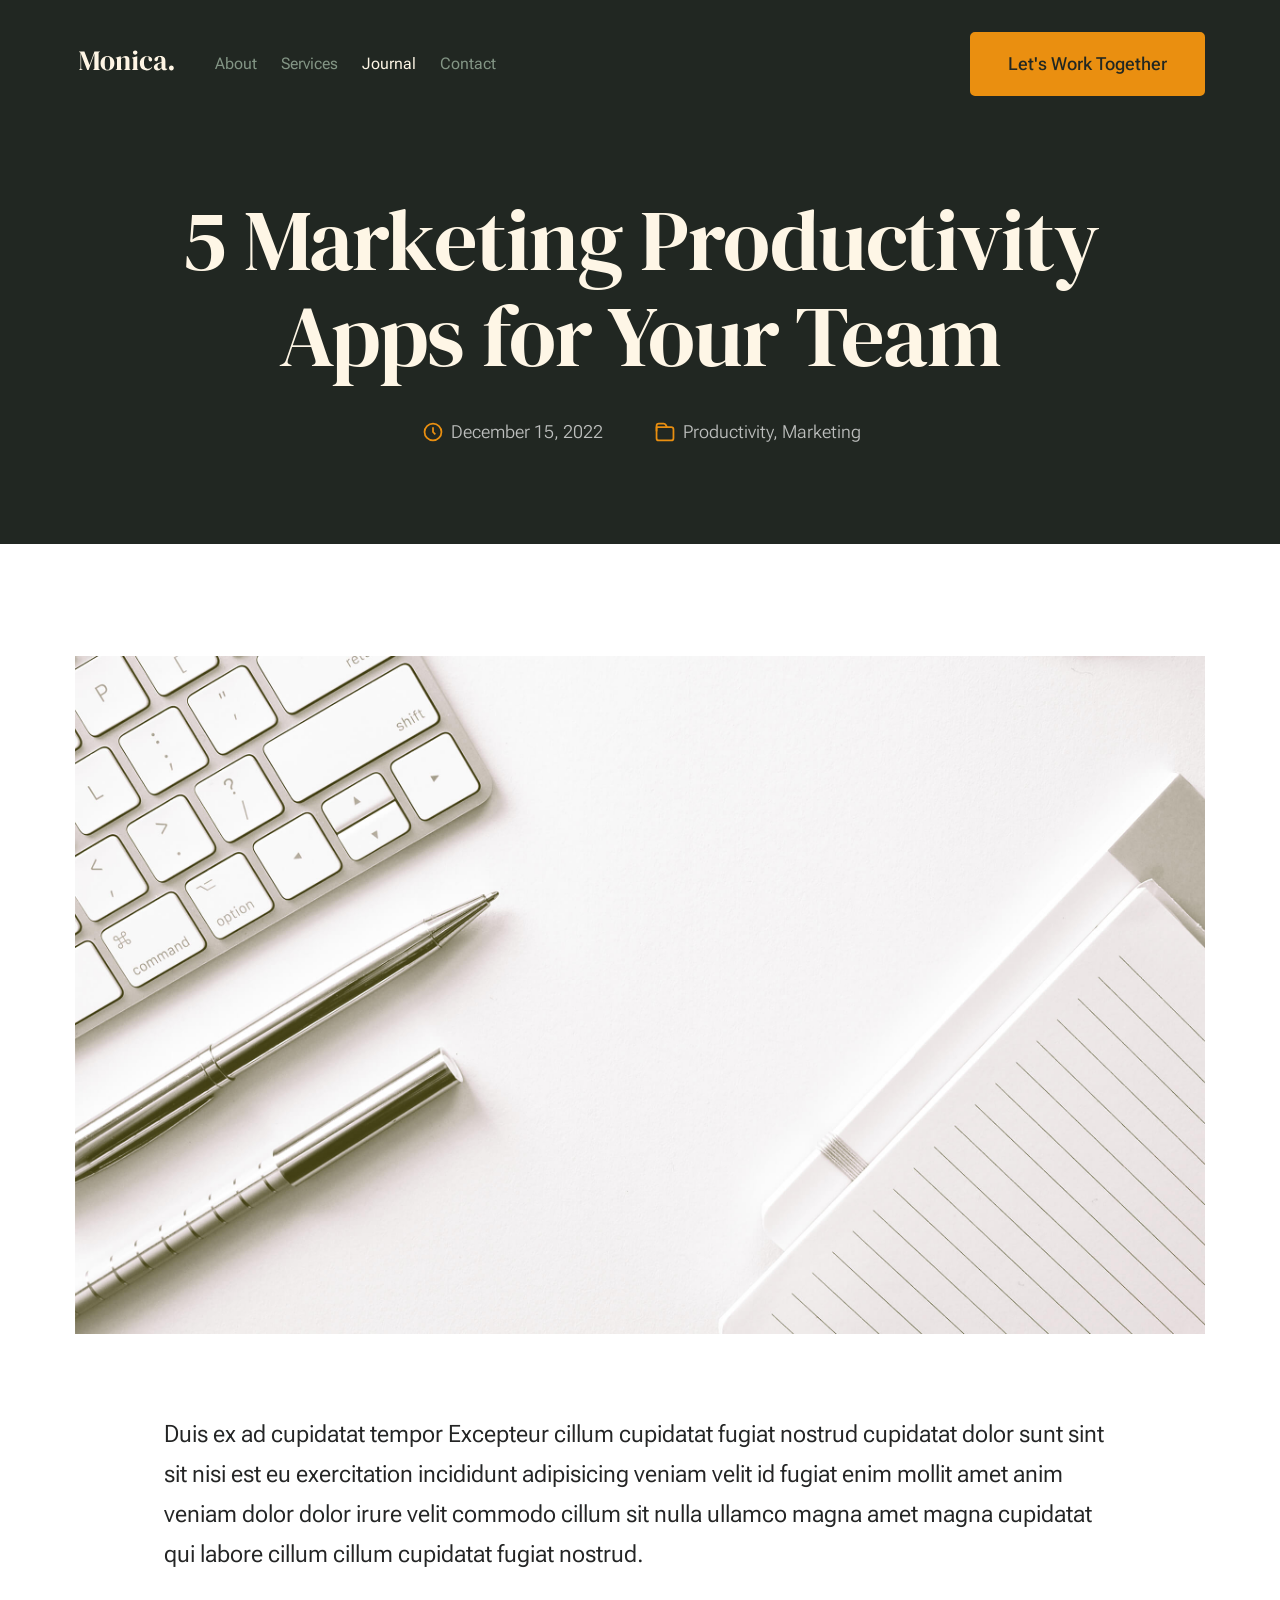
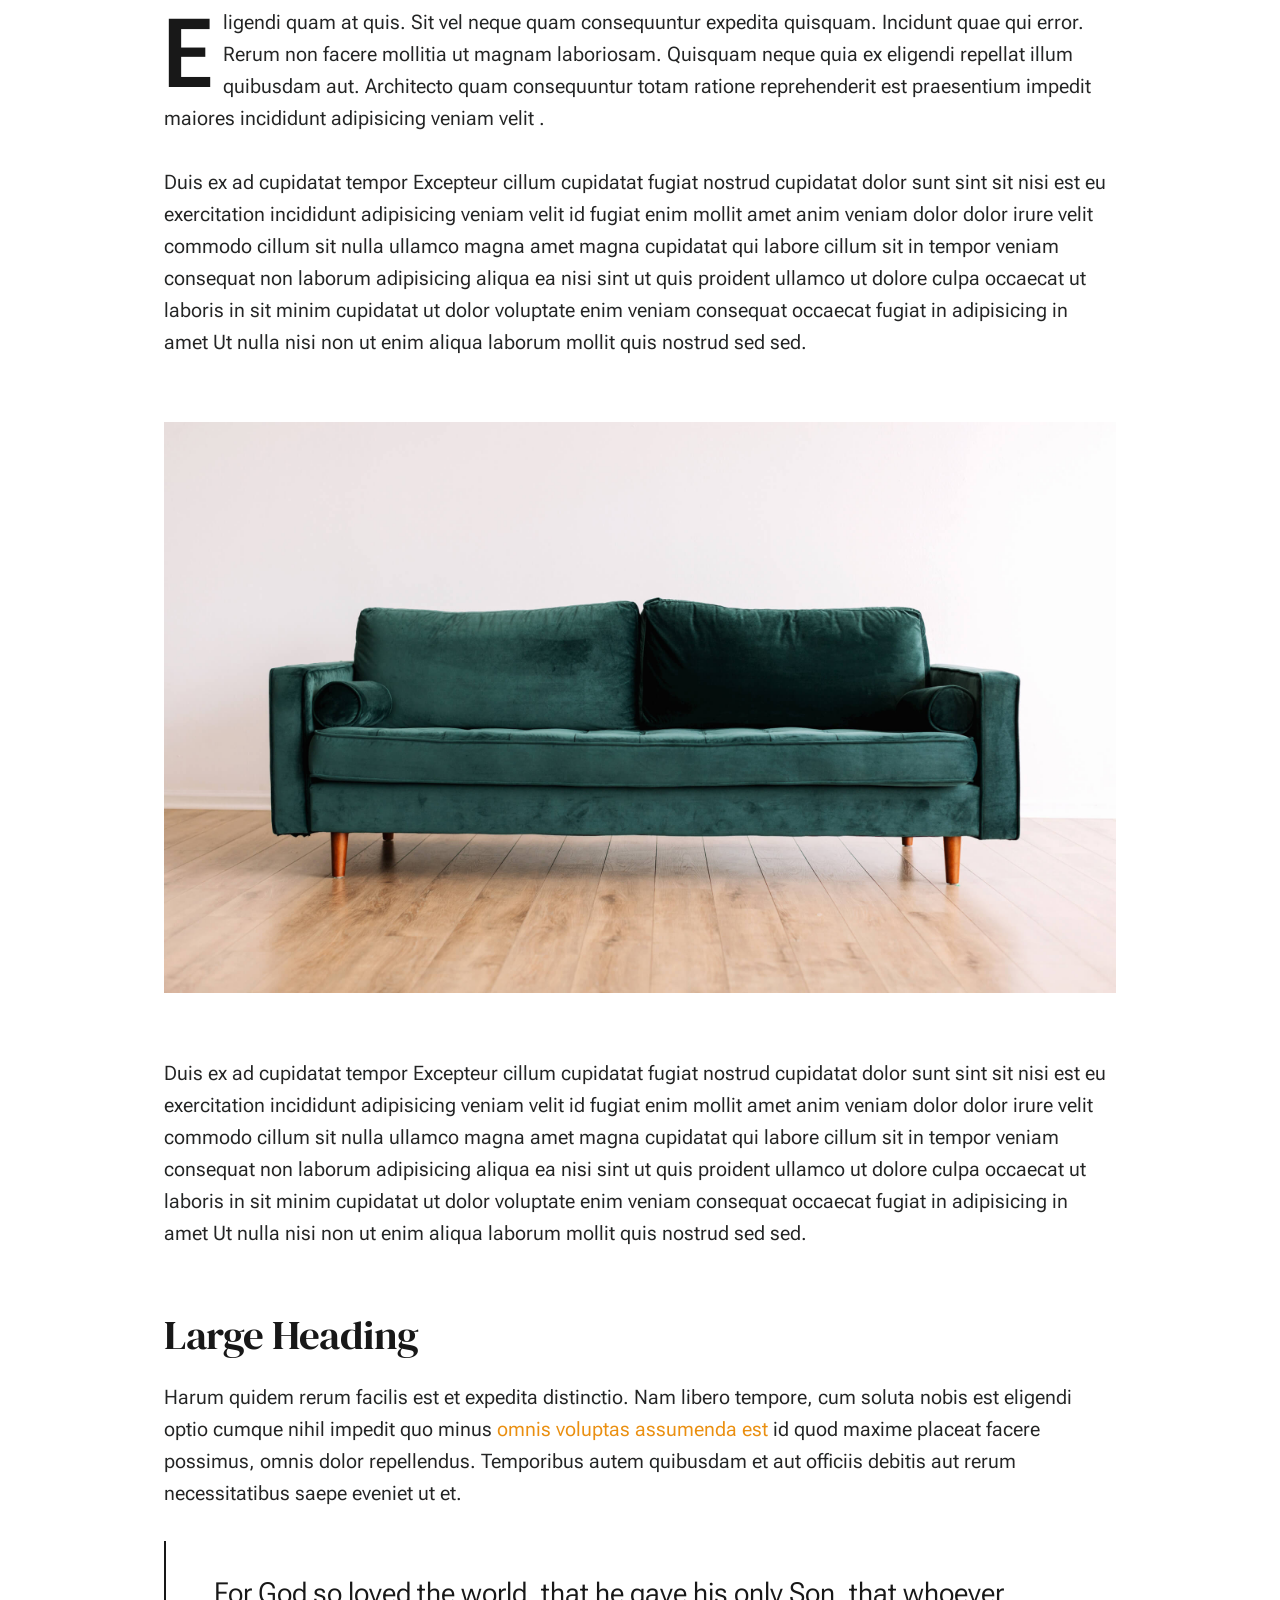
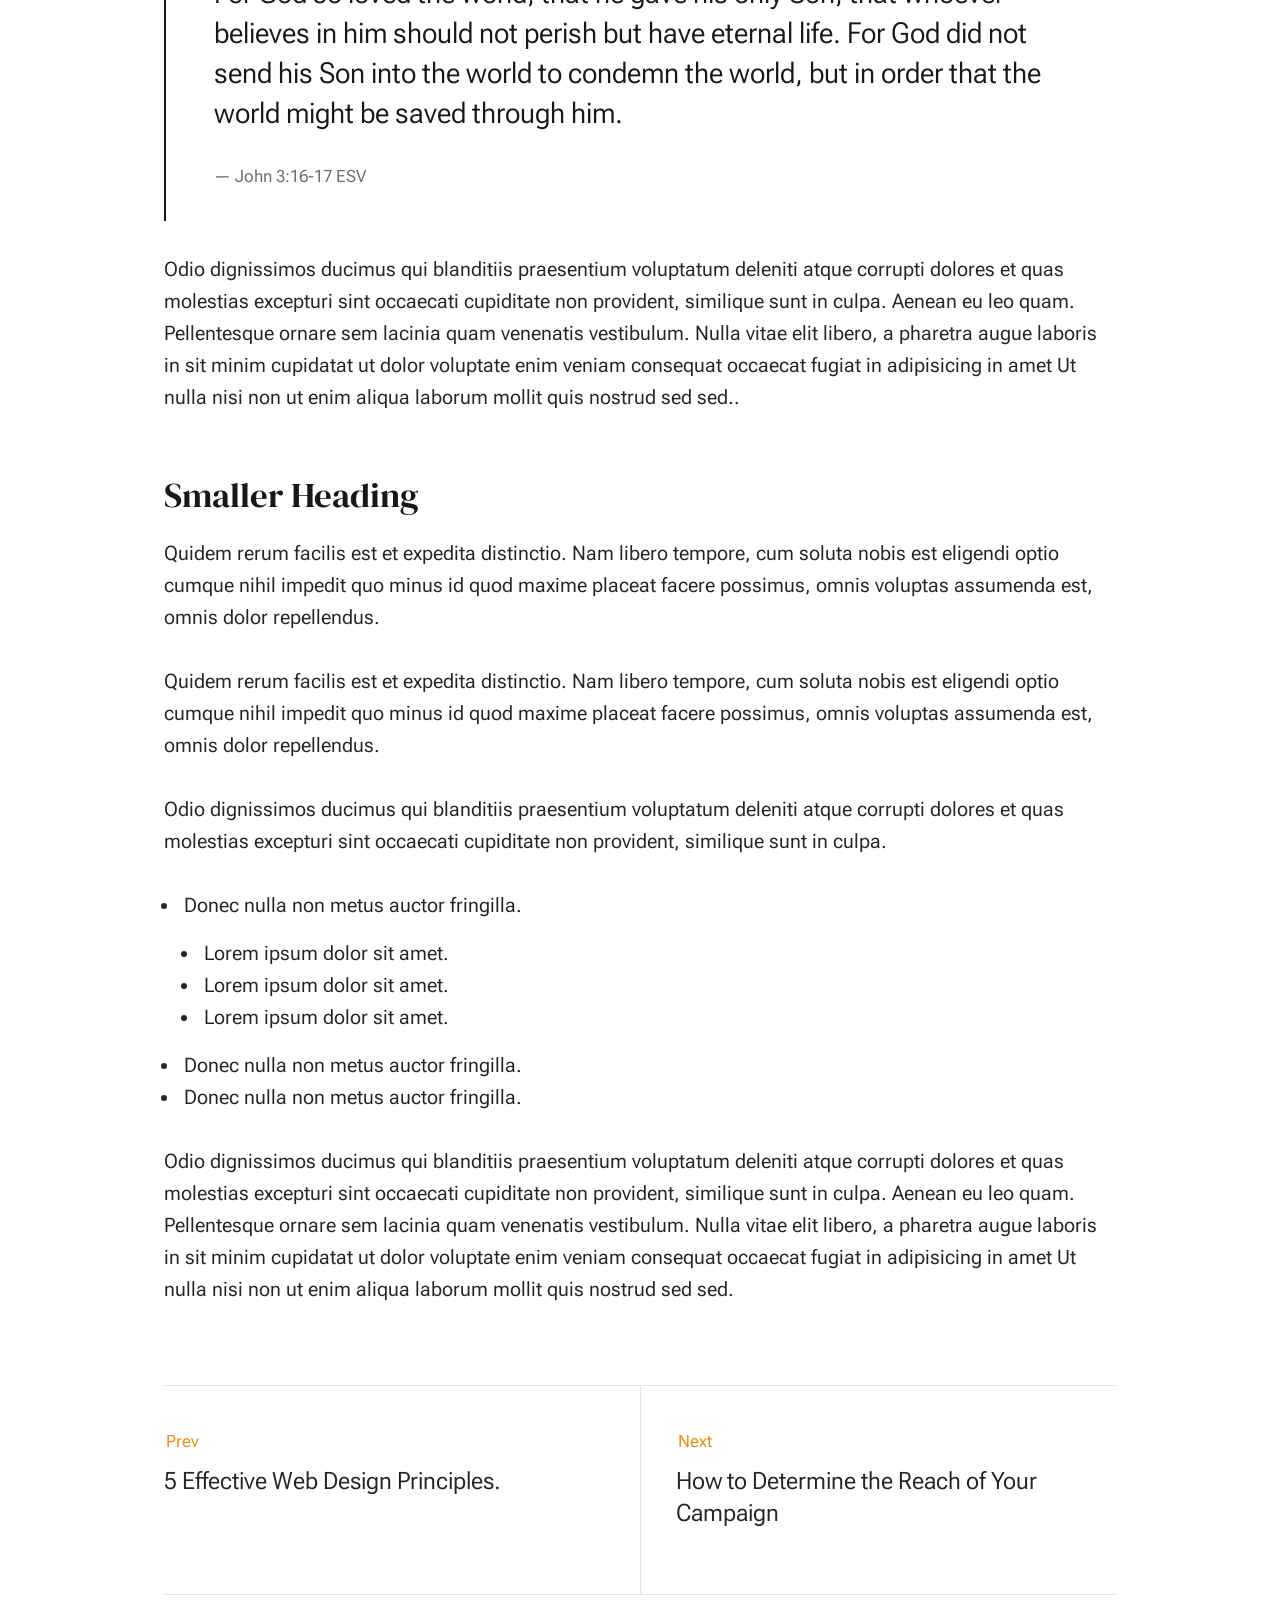
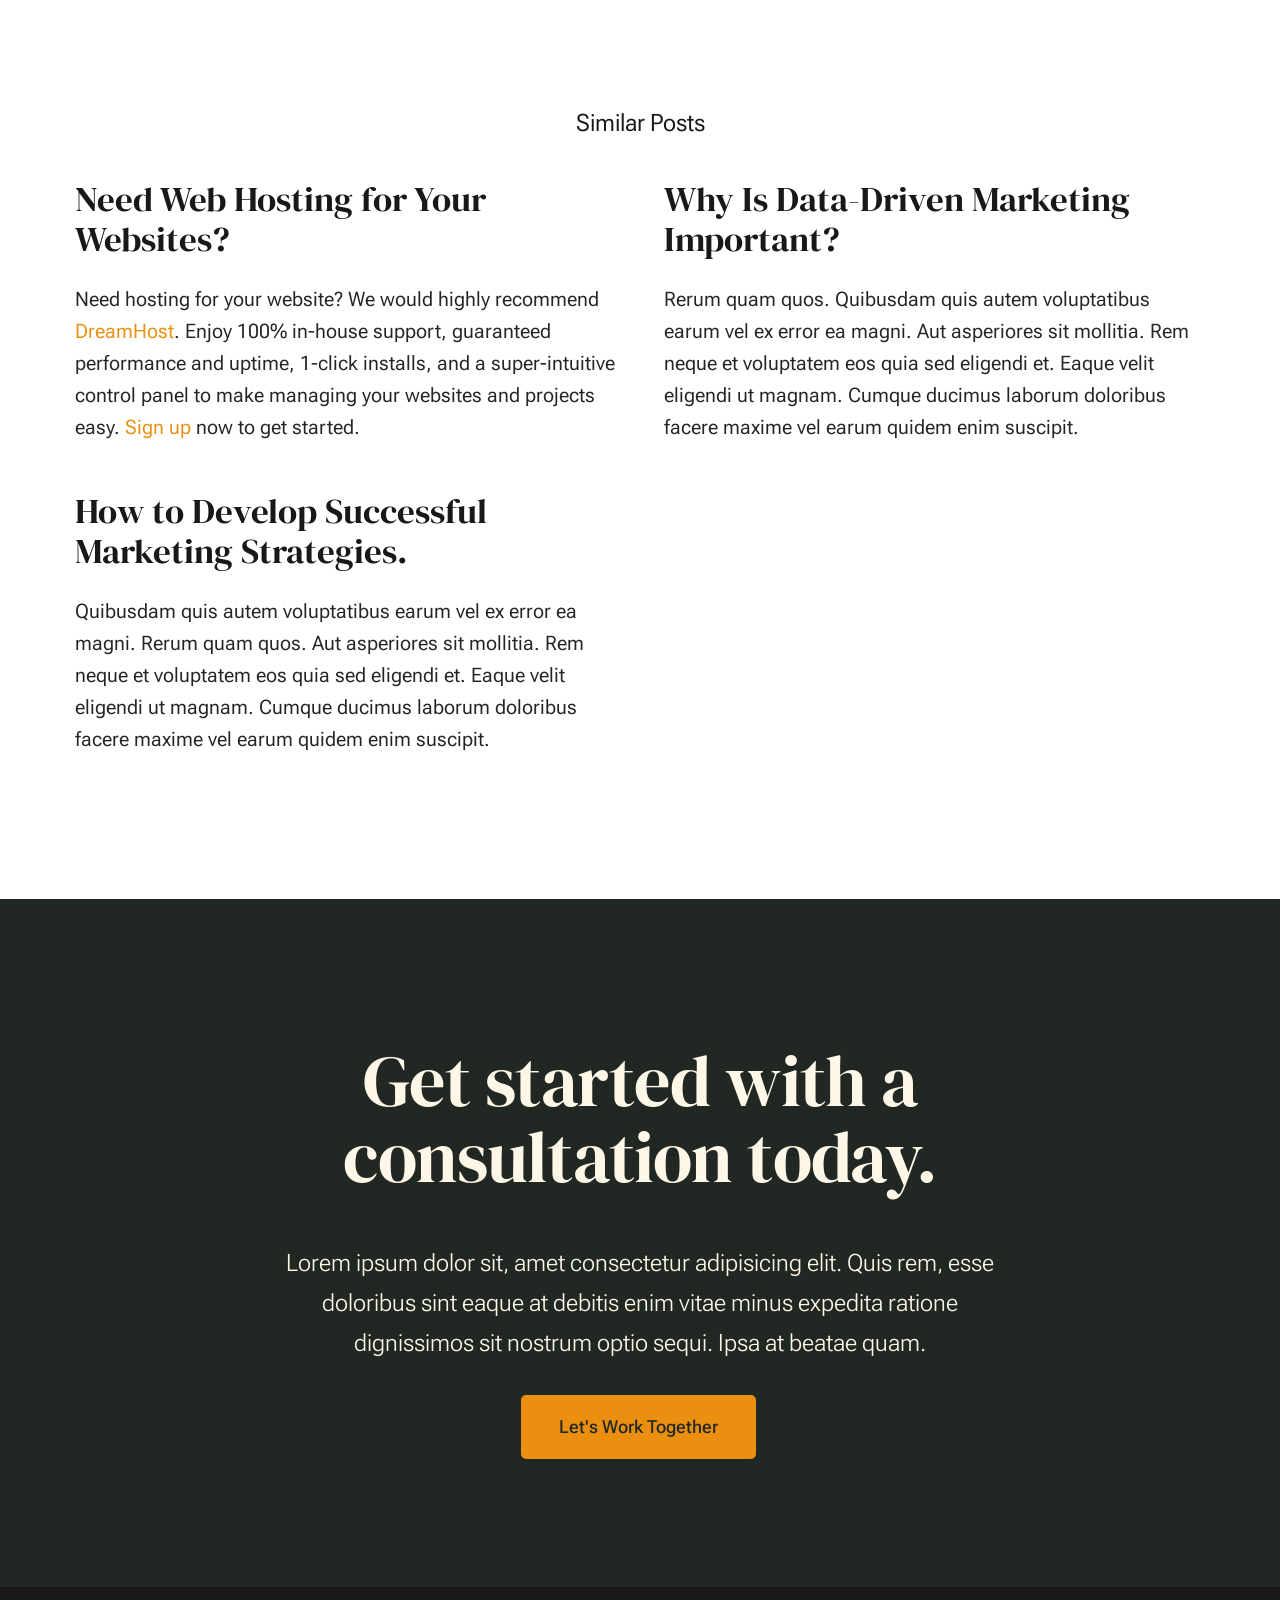
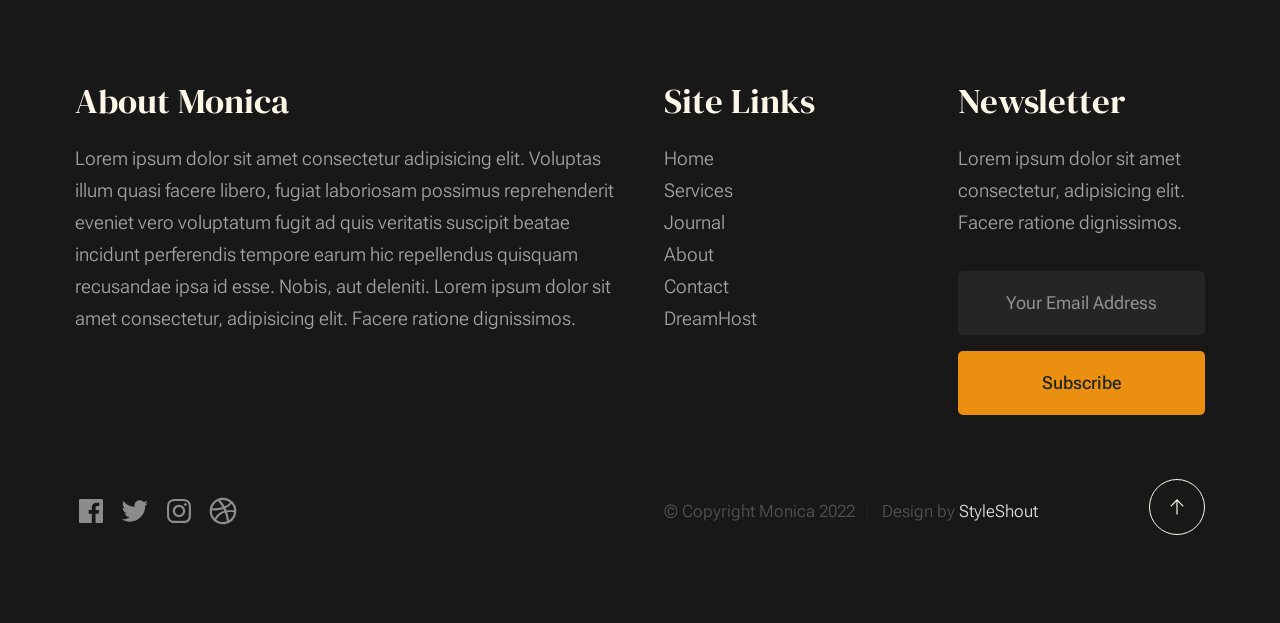
<file: single.html>
<!DOCTYPE html>
<html lang="en" class="no-js" >
<head>

    <!--- basic page needs
    ================================================== -->
    <meta charset="utf-8">
    <meta name="viewport" content="width=device-width, initial-scale=1">
    <title>Single - Monica</title>

    <script>
        document.documentElement.classList.remove('no-js');
        document.documentElement.classList.add('js');
    </script>

    <!-- CSS
    ================================================== -->
    <link rel="stylesheet" href="css/vendor.css">
    <link rel="stylesheet" href="css/styles.css">

    <!-- favicons
    ================================================== -->
    <link rel="apple-touch-icon" sizes="180x180" href="apple-touch-icon.png">
    <link rel="icon" type="image/png" sizes="32x32" href="favicon-32x32.png">
    <link rel="icon" type="image/png" sizes="16x16" href="favicon-16x16.png">
    <link rel="manifest" href="site.webmanifest">

</head>


<body id="top">


    <!-- preloader
    ================================================== -->
    <div id="preloader">
        <div id="loader" class="dots-fade">
            <div></div>
            <div></div>
            <div></div>
        </div>
    </div>


    <!-- page wrap
    ================================================== -->
    <div id="page" class="s-pagewrap">


        <!-- # site header 
        ================================================== -->
        <header class="s-header">

            <div class="row s-header__inner width-sixteen-col">

                <div class="s-header__block">
                    <div class="s-header__logo">
                        <a class="logo" href="index.html">
                            <img src="images/logo.svg" alt="Homepage">
                        </a>
                    </div>

                    <a class="s-header__menu-toggle" href="#0"><span>Menu</span></a>
                </div> <!-- end s-header__block -->

                <nav class="s-header__nav">    
                    <ul class="s-header__menu-links">
                        <li><a href="about.html">About</a></li>
                        <li><a href="services.html">Services</a></li>
                        <li class="current"><a href="blog.html">Journal</a></li>
                        <li><a href="contact.html">Contact</a></li>
                    </ul> <!-- s-header__menu-links -->

                    <div class="s-header__contact">
                        <a href="contact.html" class="btn btn--primary s-header__contact-btn">Let's Work Together</a>
                        
                    </div> <!-- s-header__contact -->    
                </nav> <!-- end s-header__nav -->

            </div> <!-- end s-header__inner -->

        </header> <!-- end s-header -->


        <!-- # site main content
        ================================================== -->
        <article id="content" class="s-content entry">

            <div class="s-pageheader entry__header">
                <div class="row">
                    <div class="column xl-12">

                        <h1 class="entry__title">
                            5 Marketing Productivity Apps for Your Team
                        </h1> <!-- end entry__title -->

                        <div class="entry__meta">
                            <div class="entry__meta-date">
                                <svg width="24" height="24" fill="none" viewBox="0 0 24 24">
                                    <circle cx="12" cy="12" r="7.25" stroke="currentColor" stroke-width="1.5"></circle>
                                    <path stroke="currentColor" stroke-width="1.5" d="M12 8V12L14 14"></path>
                                </svg>
                                December 15, 2022 
                            </div>
                            <div class="entry__meta-cat">
                                <svg width="24" height="24" fill="none" viewBox="0 0 24 24">
                                    <path stroke="currentColor" stroke-linecap="round" stroke-linejoin="round" stroke-width="1.5" d="M19.25 17.25V9.75C19.25 8.64543 18.3546 7.75 17.25 7.75H4.75V17.25C4.75 18.3546 5.64543 19.25 6.75 19.25H17.25C18.3546 19.25 19.25 18.3546 19.25 17.25Z"></path>
                                    <path stroke="currentColor" stroke-linecap="round" stroke-linejoin="round" stroke-width="1.5" d="M13.5 7.5L12.5685 5.7923C12.2181 5.14977 11.5446 4.75 10.8127 4.75H6.75C5.64543 4.75 4.75 5.64543 4.75 6.75V11"></path>
                                </svg>                                      
                                <span class="cat-links">
                                    <a href="blog.html">Productivity</a>
                                    <a href="blog.html">Marketing</a>
                                </span>
                            </div>
                        </div> <!-- end entry__meta -->

                    </div>
                </div>
            </div> <!-- end entry__header --> 

            <div class="s-pagecontent entry__content">

                <div class="row entry__media">
                    <div class="column xl-12">
                        <figure class="featured-image">
                            <img src="images/thumbs/single/standard-1200.jpg" 
                                 srcset="images/thumbs/single/standard-2400.jpg 2400w, 
                                         images/thumbs/single/standard-1200.jpg 1200w, 
                                         images/thumbs/single/standard-600.jpg 600w" sizes="(max-width: 2400px) 100vw, 2400px" alt="">
                        </figure>
                    </div>
                </div> <!-- end entry__media -->

                <div class="row entry__primary width-narrower">
                    <div class="column xl-12"> 

                            <p class="lead">
                            Duis ex ad cupidatat tempor Excepteur cillum cupidatat fugiat nostrud cupidatat dolor 
                            sunt sint sit nisi est eu exercitation incididunt adipisicing veniam velit id fugiat 
                            enim mollit amet anim veniam dolor dolor irure velit commodo cillum sit nulla ullamco 
                            magna amet magna cupidatat qui labore cillum cillum cupidatat fugiat nostrud. </p> 

                            <p class="drop-cap">
                            Eligendi quam at quis. Sit vel neque quam consequuntur expedita quisquam. Incidunt quae 
                            qui error. Rerum non facere mollitia ut magnam laboriosam. Quisquam neque quia ex eligendi 
                            repellat illum quibusdam aut. Architecto quam consequuntur totam ratione reprehenderit est 
                            praesentium impedit maiores incididunt adipisicing veniam velit .
                            </p>
    
                            <p>
                            Duis ex ad cupidatat tempor Excepteur cillum cupidatat fugiat nostrud cupidatat dolor 
                            sunt sint sit nisi est eu exercitation incididunt adipisicing veniam velit id fugiat 
                            enim mollit amet anim veniam dolor dolor irure velit commodo cillum sit nulla ullamco 
                            magna amet magna cupidatat qui labore cillum sit in tempor veniam consequat non laborum 
                            adipisicing aliqua ea nisi sint ut quis proident ullamco ut dolore culpa occaecat ut 
                            laboris in sit minim cupidatat ut dolor voluptate enim veniam consequat occaecat fugiat 
                            in adipisicing in amet Ut nulla nisi non ut enim aliqua laborum mollit quis nostrud sed sed.
                            </p>
            
                            <figure class="alignwide">
                                <img src="images/sample-1200.jpg" 
                                     srcset="images/sample-2400.jpg 2400w, 
                                             images/sample-1200.jpg 1200w, 
                                             images/sample-600.jpg 600w" sizes="(max-width: 2400px) 100vw, 2400px" alt="">
                            </figure>
    
                            <p>
                            Duis ex ad cupidatat tempor Excepteur cillum cupidatat fugiat nostrud cupidatat dolor 
                            sunt sint sit nisi est eu exercitation incididunt adipisicing veniam velit id fugiat 
                            enim mollit amet anim veniam dolor dolor irure velit commodo cillum sit nulla ullamco 
                            magna amet magna cupidatat qui labore cillum sit in tempor veniam consequat non laborum 
                            adipisicing aliqua ea nisi sint ut quis proident ullamco ut dolore culpa occaecat ut 
                            laboris in sit minim cupidatat ut dolor voluptate enim veniam consequat occaecat fugiat 
                            in adipisicing in amet Ut nulla nisi non ut enim aliqua laborum mollit quis nostrud sed sed.
                            </p>
    
                            <h2>Large Heading</h2>
        
                            <p>
                            Harum quidem rerum facilis est et expedita distinctio. Nam libero tempore, cum soluta 
                            nobis est eligendi optio cumque nihil impedit quo minus <a href="http://#">omnis voluptas assumenda est</a> 
                            id quod maxime placeat facere possimus, omnis dolor repellendus. Temporibus autem quibusdam et 
                            aut officiis debitis aut rerum necessitatibus saepe eveniet ut et.</p>
    
                            <blockquote>
                                <p>
                                For God so loved the world, that he gave his only Son, that whoever believes in 
                                him should not perish but have eternal life. For God did not send his Son into 
                                the world to condemn the world, but in order that the world might be 
                                saved through him.
                                </p>
                                <cite>John 3:16-17 ESV</cite>
                            </blockquote>
    
                            <p>
                            Odio dignissimos ducimus qui blanditiis praesentium voluptatum deleniti atque corrupti dolores 
                            et quas molestias excepturi sint occaecati cupiditate non provident, similique sunt in culpa. 
                            Aenean eu leo quam. Pellentesque ornare sem lacinia quam venenatis vestibulum. Nulla vitae elit 
                            libero, a pharetra augue laboris in sit minim cupidatat ut dolor voluptate enim veniam consequat 
                            occaecat fugiat in adipisicing in amet Ut nulla nisi non ut enim aliqua laborum mollit quis nostrud sed sed..</p>
    
                            <h3>Smaller Heading</h3>
    
                            <p>
                            Quidem rerum facilis est et expedita distinctio. Nam libero tempore, cum soluta nobis est 
                            eligendi optio cumque nihil impedit quo minus id quod maxime placeat facere possimus, omnis voluptas 
                            assumenda est, omnis dolor repellendus.
                            </p>
    
                            <p>
                            Quidem rerum facilis est et expedita distinctio. Nam libero tempore, cum soluta nobis est 
                            eligendi optio cumque nihil impedit quo minus id quod maxime placeat facere possimus, omnis voluptas 
                            assumenda est, omnis dolor repellendus.
                            </p>
                                    
                            <p>
                            Odio dignissimos ducimus qui blanditiis praesentium voluptatum deleniti atque corrupti dolores et 
                            quas molestias excepturi sint occaecati cupiditate non provident, similique sunt in culpa.</p>
    
                            <ul>
                                <li>Donec nulla non metus auctor fringilla.
                                    <ul>
                                        <li>Lorem ipsum dolor sit amet.</li>
                                        <li>Lorem ipsum dolor sit amet.</li>
                                        <li>Lorem ipsum dolor sit amet.</li>
                                    </ul>
                                </li>
                                <li>Donec nulla non metus auctor fringilla.</li>
                                <li>Donec nulla non metus auctor fringilla.</li>
                            </ul>
    
                            <p>
                            Odio dignissimos ducimus qui blanditiis praesentium voluptatum deleniti atque corrupti dolores et quas 
                            molestias excepturi sint occaecati cupiditate non provident, similique sunt in culpa. Aenean eu leo quam. 
                            Pellentesque ornare sem lacinia quam venenatis vestibulum. Nulla vitae elit libero, a pharetra augue 
                            laboris in sit minim cupidatat ut dolor voluptate enim veniam consequat occaecat fugiat in adipisicing 
                            in amet Ut nulla nisi non ut enim aliqua laborum mollit quis nostrud sed sed.
                            </p>        

                            <div class="post-nav">
                                <div class="post-nav__prev">
                                    <a href="single-standard.html" rel="prev">
                                        <span>Prev</span>
                                        5 Effective Web Design Principles. 
                                    </a>
                                </div>
                                <div class="post-nav__next">
                                    <a href="single-standard.html" rel="next">
                                        <span>Next</span>
                                        How to Determine the Reach of Your Campaign
                                    </a>
                                </div>
                            </div> <!-- end post-nav -->                                                   
                   
                    </div> <!-- end column-->
                </div> <!-- end entry__primary -->    
                
                <div class="row related-posts">
                    <div class="column xl-12">

                        <h4 class="text-center">Similar Posts</h4>

                        <div class="grid-list-items">
                
                            <div class="grid-list-items__item blog-card">
                                <div class="blog-card__header">
                                    <h3 class="blog-card__title"><a href="https://www.dreamhost.com/r.cgi?287326">Need Web Hosting for Your Websites?</a></h3>
                                </div>
                                <div class="blog-card__text">
                                    <p>
                                    Need hosting for your website? We would highly recommend <a href="https://www.dreamhost.com/r.cgi?287326">DreamHost</a>.
                                    Enjoy 100% in-house support, guaranteed performance and uptime, 1-click installs, and a super-intuitive control 
                                    panel to make managing your websites and projects easy. <a href="https://www.dreamhost.com/r.cgi?287326">Sign up</a> now to get started.
                                    </p>
                                </div>
                            </div> <!-- end blog-card -->
                            <div class="grid-list-items__item blog-card">
                                <div class="blog-card__header">
                                    <h3 class="blog-card__title"><a href="single.html">Why Is Data-Driven Marketing Important?</a></h3>
                                </div>
                                <div class="blog-card__text">
                                    <p>
                                    Rerum quam quos. Quibusdam quis autem voluptatibus earum vel ex error ea magni. Aut asperiores 
                                    sit mollitia. Rem neque et voluptatem eos quia sed eligendi et. Eaque velit eligendi ut 
                                    magnam. Cumque ducimus laborum doloribus facere maxime vel earum quidem enim suscipit.
                                    </p>
                                </div>
                            </div> <!-- end blog-card -->
                            <div class="grid-list-items__item blog-card">
                                <div class="blog-card__header">
                                    <h3 class="blog-card__title"><a href="single.html">How to Develop Successful Marketing Strategies.</a></h3>
                                </div>
                                <div class="blog-card__text">
                                    <p>
                                    Quibusdam quis autem voluptatibus earum vel ex error ea magni. Rerum quam quos. Aut asperiores 
                                    sit mollitia. Rem neque et voluptatem eos quia sed eligendi et. Eaque velit eligendi ut 
                                    magnam. Cumque ducimus laborum doloribus facere maxime vel earum quidem enim suscipit.
                                    </p>
                                </div>
                            </div> <!-- end blog card -->
                        
                        </div> <!-- end grid-list-items -->
                          
                    </div> <!-- end column -->
                </div> <!-- end related-posts --> 

            </div> <!-- end entry__content -->

        </article> <!-- s-content entry-->
        

        <!-- # cta
        ================================================== -->
        <section id="cta" class="s-cta">

            <div class="row row-x-center text-center">
                <div class="column xl-8 lg-12">

                    <div class="s-cta__content">
                        <h2 class="text-display-title">
                        Get started with a consultation today.
                        </h2>
                        <p class="lead">
                        Lorem ipsum dolor sit, amet consectetur adipisicing elit. Quis rem, esse doloribus sint eaque at debitis enim vitae minus expedita ratione dignissimos sit nostrum optio sequi. Ipsa at beatae quam.
                        </p>
                        <a href="contact.html" class="btn btn--primary">Let's Work Together</a>
                    </div>

                </div>
            </div>

        </section> <!-- end s-cta -->


        <!-- # footer 
        ================================================== -->
        <footer class="s-footer">
            <div class="row s-footer__content">
                <div class="column xl-6 lg-6 md-12 s-footer__block s-footer__about">                    
                    <h3>About Monica</h3>
                    <p>
                    Lorem ipsum dolor sit amet consectetur adipisicing elit. Voluptas illum quasi facere libero, 
                    fugiat laboriosam possimus reprehenderit eveniet vero voluptatum fugit ad quis veritatis suscipit beatae 
                    incidunt perferendis tempore earum hic repellendus quisquam recusandae ipsa id esse. Nobis, aut deleniti.
                    Lorem ipsum dolor sit amet consectetur, adipisicing elit. Facere ratione dignissimos.
                    </p>               
                </div>                
                <div class="column xl-3 lg-6 md-12 s-footer__block s-footer__site-links">
                    <h3>Site Links</h3>
                    <ul class="link-list">
                        <li><a href="index.html">Home</a></li>
                        <li><a href="services.html">Services</a></li>
                        <li><a href="blog.html">Journal</a></li>
                        <li><a href="about.html">About</a></li>
                        <li><a href="contact.html">Contact</a></li>
                        <li><a href="https://www.dreamhost.com/r.cgi?287326">DreamHost</a></li>
                    </ul>
                </div>
                <div class="column xl-3 lg-6 md-12 tab-12 s-footer__block s-footer__newsletter">
                    <h3>Newsletter</h3>

                    <p>
                    Lorem ipsum dolor sit amet consectetur, adipisicing elit. Facere ratione dignissimos.
                    </p>

                    <div class="subscribe-form">
                        <form id="mc-form" class="mc-form">
                            <input type="email" name="EMAIL" id="mce-EMAIL" class="u-fullwidth text-center" placeholder="Your Email Address" title="The domain portion of the email address is invalid (the portion after the @)." pattern="^([^\x00-\x20\x22\x28\x29\x2c\x2e\x3a-\x3c\x3e\x40\x5b-\x5d\x7f-\xff]+|\x22([^\x0d\x22\x5c\x80-\xff]|\x5c[\x00-\x7f])*\x22)(\x2e([^\x00-\x20\x22\x28\x29\x2c\x2e\x3a-\x3c\x3e\x40\x5b-\x5d\x7f-\xff]+|\x22([^\x0d\x22\x5c\x80-\xff]|\x5c[\x00-\x7f])*\x22))*\x40([^\x00-\x20\x22\x28\x29\x2c\x2e\x3a-\x3c\x3e\x40\x5b-\x5d\x7f-\xff]+|\x5b([^\x0d\x5b-\x5d\x80-\xff]|\x5c[\x00-\x7f])*\x5d)(\x2e([^\x00-\x20\x22\x28\x29\x2c\x2e\x3a-\x3c\x3e\x40\x5b-\x5d\x7f-\xff]+|\x5b([^\x0d\x5b-\x5d\x80-\xff]|\x5c[\x00-\x7f])*\x5d))*(\.\w{2,})+$" required>
                            <input type="submit" name="subscribe" value="Subscribe" class="btn btn--primary btn--small u-fullwidth">
                            <!-- <div style="position: absolute; left: -5000px;" aria-hidden="true"><input type="text" name="b_cdb7b577e41181934ed6a6a44_9a91cfe7b3" tabindex="-1" value=""></div> -->
                            <div class="mc-status"></div>
                        </form>
                    </div>
                </div>
            </div>    
            
            <div class="row s-footer__bottom">
                <div class="column xl-6 lg-12">
                    <ul class="s-footer__social social-list">
                        <li>
                            <a href="#0">
                                <svg xmlns="http://www.w3.org/2000/svg" width="24" height="24" viewBox="0 0 24 24" style="fill:rgba(0, 0, 0, 1);transform:;-ms-filter:"><path d="M20,3H4C3.447,3,3,3.448,3,4v16c0,0.552,0.447,1,1,1h8.615v-6.96h-2.338v-2.725h2.338v-2c0-2.325,1.42-3.592,3.5-3.592 c0.699-0.002,1.399,0.034,2.095,0.107v2.42h-1.435c-1.128,0-1.348,0.538-1.348,1.325v1.735h2.697l-0.35,2.725h-2.348V21H20 c0.553,0,1-0.448,1-1V4C21,3.448,20.553,3,20,3z"></path></svg>
                                <span class="u-screen-reader-text">Facebook</span>
                            </a>
                        </li>
                        <li>
                            <a href="#0">
                                <svg xmlns="http://www.w3.org/2000/svg" width="24" height="24" viewBox="0 0 24 24" style="fill:rgba(0, 0, 0, 1);transform:;-ms-filter:"><path d="M19.633,7.997c0.013,0.175,0.013,0.349,0.013,0.523c0,5.325-4.053,11.461-11.46,11.461c-2.282,0-4.402-0.661-6.186-1.809 c0.324,0.037,0.636,0.05,0.973,0.05c1.883,0,3.616-0.636,5.001-1.721c-1.771-0.037-3.255-1.197-3.767-2.793 c0.249,0.037,0.499,0.062,0.761,0.062c0.361,0,0.724-0.05,1.061-0.137c-1.847-0.374-3.23-1.995-3.23-3.953v-0.05 c0.537,0.299,1.16,0.486,1.82,0.511C3.534,9.419,2.823,8.184,2.823,6.787c0-0.748,0.199-1.434,0.548-2.032 c1.983,2.443,4.964,4.04,8.306,4.215c-0.062-0.3-0.1-0.611-0.1-0.923c0-2.22,1.796-4.028,4.028-4.028 c1.16,0,2.207,0.486,2.943,1.272c0.91-0.175,1.782-0.512,2.556-0.973c-0.299,0.935-0.936,1.721-1.771,2.22 c0.811-0.088,1.597-0.312,2.319-0.624C21.104,6.712,20.419,7.423,19.633,7.997z"></path></svg>
                                <span class="u-screen-reader-text">Twitter</span>
                            </a>
                        </li>
                        <li>
                            <a href="#0">
                                <svg xmlns="http://www.w3.org/2000/svg" width="24" height="24" viewBox="0 0 24 24" style="fill:rgba(0, 0, 0, 1);transform:;-ms-filter:"><path d="M11.999,7.377c-2.554,0-4.623,2.07-4.623,4.623c0,2.554,2.069,4.624,4.623,4.624c2.552,0,4.623-2.07,4.623-4.624 C16.622,9.447,14.551,7.377,11.999,7.377L11.999,7.377z M11.999,15.004c-1.659,0-3.004-1.345-3.004-3.003 c0-1.659,1.345-3.003,3.004-3.003s3.002,1.344,3.002,3.003C15.001,13.659,13.658,15.004,11.999,15.004L11.999,15.004z"></path><circle cx="16.806" cy="7.207" r="1.078"></circle><path d="M20.533,6.111c-0.469-1.209-1.424-2.165-2.633-2.632c-0.699-0.263-1.438-0.404-2.186-0.42 c-0.963-0.042-1.268-0.054-3.71-0.054s-2.755,0-3.71,0.054C7.548,3.074,6.809,3.215,6.11,3.479C4.9,3.946,3.945,4.902,3.477,6.111 c-0.263,0.7-0.404,1.438-0.419,2.186c-0.043,0.962-0.056,1.267-0.056,3.71c0,2.442,0,2.753,0.056,3.71 c0.015,0.748,0.156,1.486,0.419,2.187c0.469,1.208,1.424,2.164,2.634,2.632c0.696,0.272,1.435,0.426,2.185,0.45 c0.963,0.042,1.268,0.055,3.71,0.055s2.755,0,3.71-0.055c0.747-0.015,1.486-0.157,2.186-0.419c1.209-0.469,2.164-1.424,2.633-2.633 c0.263-0.7,0.404-1.438,0.419-2.186c0.043-0.962,0.056-1.267,0.056-3.71s0-2.753-0.056-3.71C20.941,7.57,20.801,6.819,20.533,6.111z M19.315,15.643c-0.007,0.576-0.111,1.147-0.311,1.688c-0.305,0.787-0.926,1.409-1.712,1.711c-0.535,0.199-1.099,0.303-1.67,0.311 c-0.95,0.044-1.218,0.055-3.654,0.055c-2.438,0-2.687,0-3.655-0.055c-0.569-0.007-1.135-0.112-1.669-0.311 c-0.789-0.301-1.414-0.923-1.719-1.711c-0.196-0.534-0.302-1.099-0.311-1.669c-0.043-0.95-0.053-1.218-0.053-3.654 c0-2.437,0-2.686,0.053-3.655c0.007-0.576,0.111-1.146,0.311-1.687c0.305-0.789,0.93-1.41,1.719-1.712 c0.534-0.198,1.1-0.303,1.669-0.311c0.951-0.043,1.218-0.055,3.655-0.055c2.437,0,2.687,0,3.654,0.055 c0.571,0.007,1.135,0.112,1.67,0.311c0.786,0.303,1.407,0.925,1.712,1.712c0.196,0.534,0.302,1.099,0.311,1.669 c0.043,0.951,0.054,1.218,0.054,3.655c0,2.436,0,2.698-0.043,3.654H19.315z"></path></svg>
                                <span class="u-screen-reader-text">Instagram</span>
                            </a>
                        </li>
                        <li>
                            <a href="#0">
                                <svg xmlns="http://www.w3.org/2000/svg" width="24" height="24" viewBox="0 0 24 24" style="fill: rgba(0, 0, 0, 1);transform: ;msFilter:;"><path d="M20.66 6.98a9.932 9.932 0 0 0-3.641-3.64C15.486 2.447 13.813 2 12 2s-3.486.447-5.02 1.34c-1.533.893-2.747 2.107-3.64 3.64S2 10.187 2 12s.446 3.487 1.34 5.02a9.924 9.924 0 0 0 3.641 3.64C8.514 21.553 10.187 22 12 22s3.486-.447 5.02-1.34a9.932 9.932 0 0 0 3.641-3.64C21.554 15.487 22 13.813 22 12s-.446-3.487-1.34-5.02zM12 3.66c2 0 3.772.64 5.32 1.919-.92 1.174-2.286 2.14-4.1 2.9-1.002-1.813-2.088-3.327-3.261-4.54A7.715 7.715 0 0 1 12 3.66zM5.51 6.8a8.116 8.116 0 0 1 2.711-2.22c1.212 1.201 2.325 2.7 3.34 4.5-2 .6-4.114.9-6.341.9-.573 0-1.006-.013-1.3-.04A8.549 8.549 0 0 1 5.51 6.8zM3.66 12c0-.054.003-.12.01-.2.007-.08.01-.146.01-.2.254.014.641.02 1.161.02 2.666 0 5.146-.367 7.439-1.1.187.373.381.793.58 1.26-1.32.293-2.674 1.006-4.061 2.14S6.4 16.247 5.76 17.5c-1.4-1.587-2.1-3.42-2.1-5.5zM12 20.34c-1.894 0-3.594-.587-5.101-1.759.601-1.187 1.524-2.322 2.771-3.401 1.246-1.08 2.483-1.753 3.71-2.02a29.441 29.441 0 0 1 1.56 6.62 8.166 8.166 0 0 1-2.94.56zm7.08-3.96a8.351 8.351 0 0 1-2.58 2.621c-.24-2.08-.7-4.107-1.379-6.081.932-.066 1.765-.1 2.5-.1.799 0 1.686.034 2.659.1a8.098 8.098 0 0 1-1.2 3.46zm-1.24-5c-1.16 0-2.233.047-3.22.14a27.053 27.053 0 0 0-.68-1.62c2.066-.906 3.532-2.006 4.399-3.3 1.2 1.414 1.854 3.027 1.96 4.84-.812-.04-1.632-.06-2.459-.06z"></path></svg>
                                <span class="u-screen-reader-text">Dribbble</span>
                            </a>
                        </li>
                    </ul> <!-- end s-footer__social -->
                </div>
                <div class="column xl-6 lg-12">
                    <p class="ss-copyright">
                        <span>© Copyright Monica 2022</span> 
                        <span>Design by <a href="https://www.styleshout.com/">StyleShout</a></span>
                    </p>
                </div>

                <div class="ss-go-top">
                    <a class="smoothscroll" title="Back to Top" href="#top">
                        <svg xmlns="http://www.w3.org/2000/svg" viewBox="0 0 24 24" width="36" height="36" fill="none" stroke="#ffffff" stroke-width="1" stroke-linecap="round" stroke-linejoin="round">&lt;!--!  Atomicons Free 1.00 by @atisalab License - https://atomicons.com/license/ (Icons: CC BY 4.0) Copyright 2021 Atomicons --&gt;<polyline points="17 11 12 6 7 11"></polyline><line x1="12" y1="18" x2="12" y2="6"></line></svg>
                    </a>
                </div> <!-- end ss-go-top -->
            </div>
            
        </footer> <!-- end s-footer -->

    </div> <!-- end page-wrap -->

    <!-- Java Script
    ================================================== -->
    <script src="js/plugins.js"></script>
    <script src="js/main.js"></script>

</body>
</html>
</file>
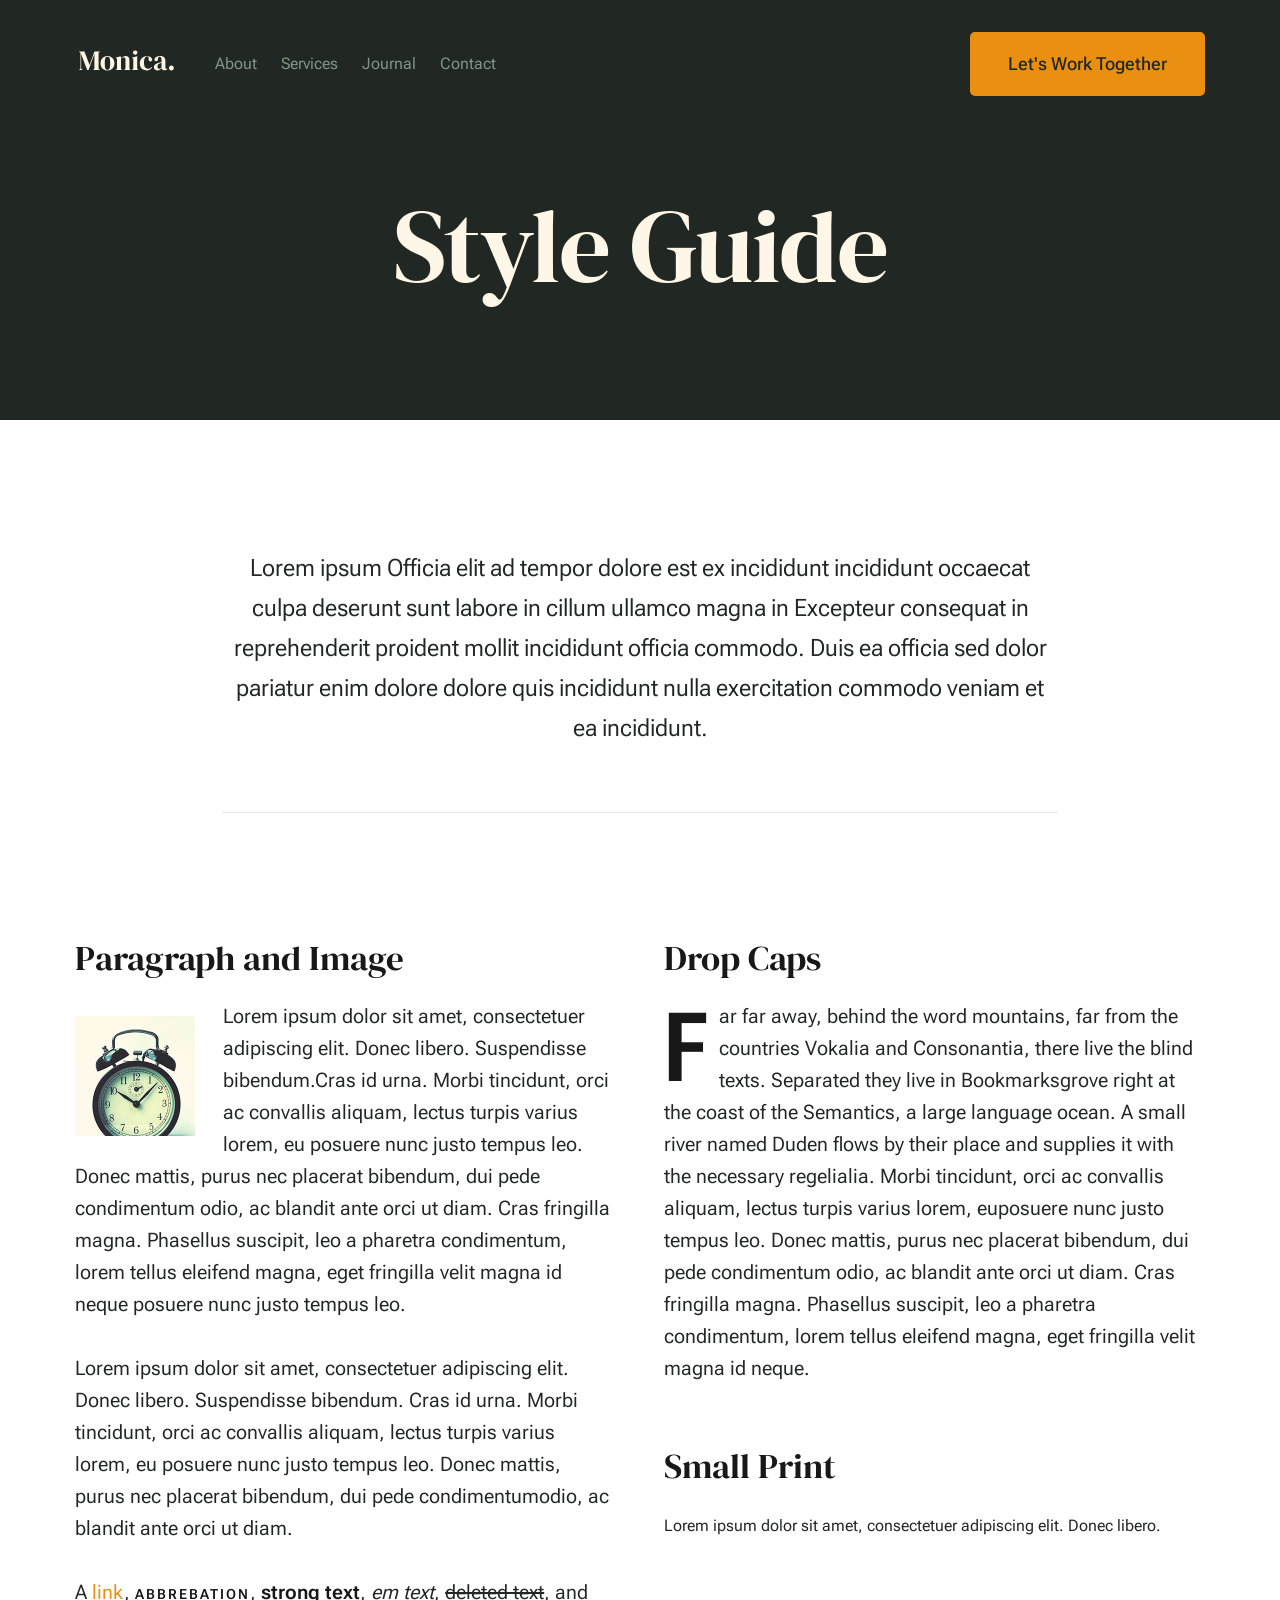
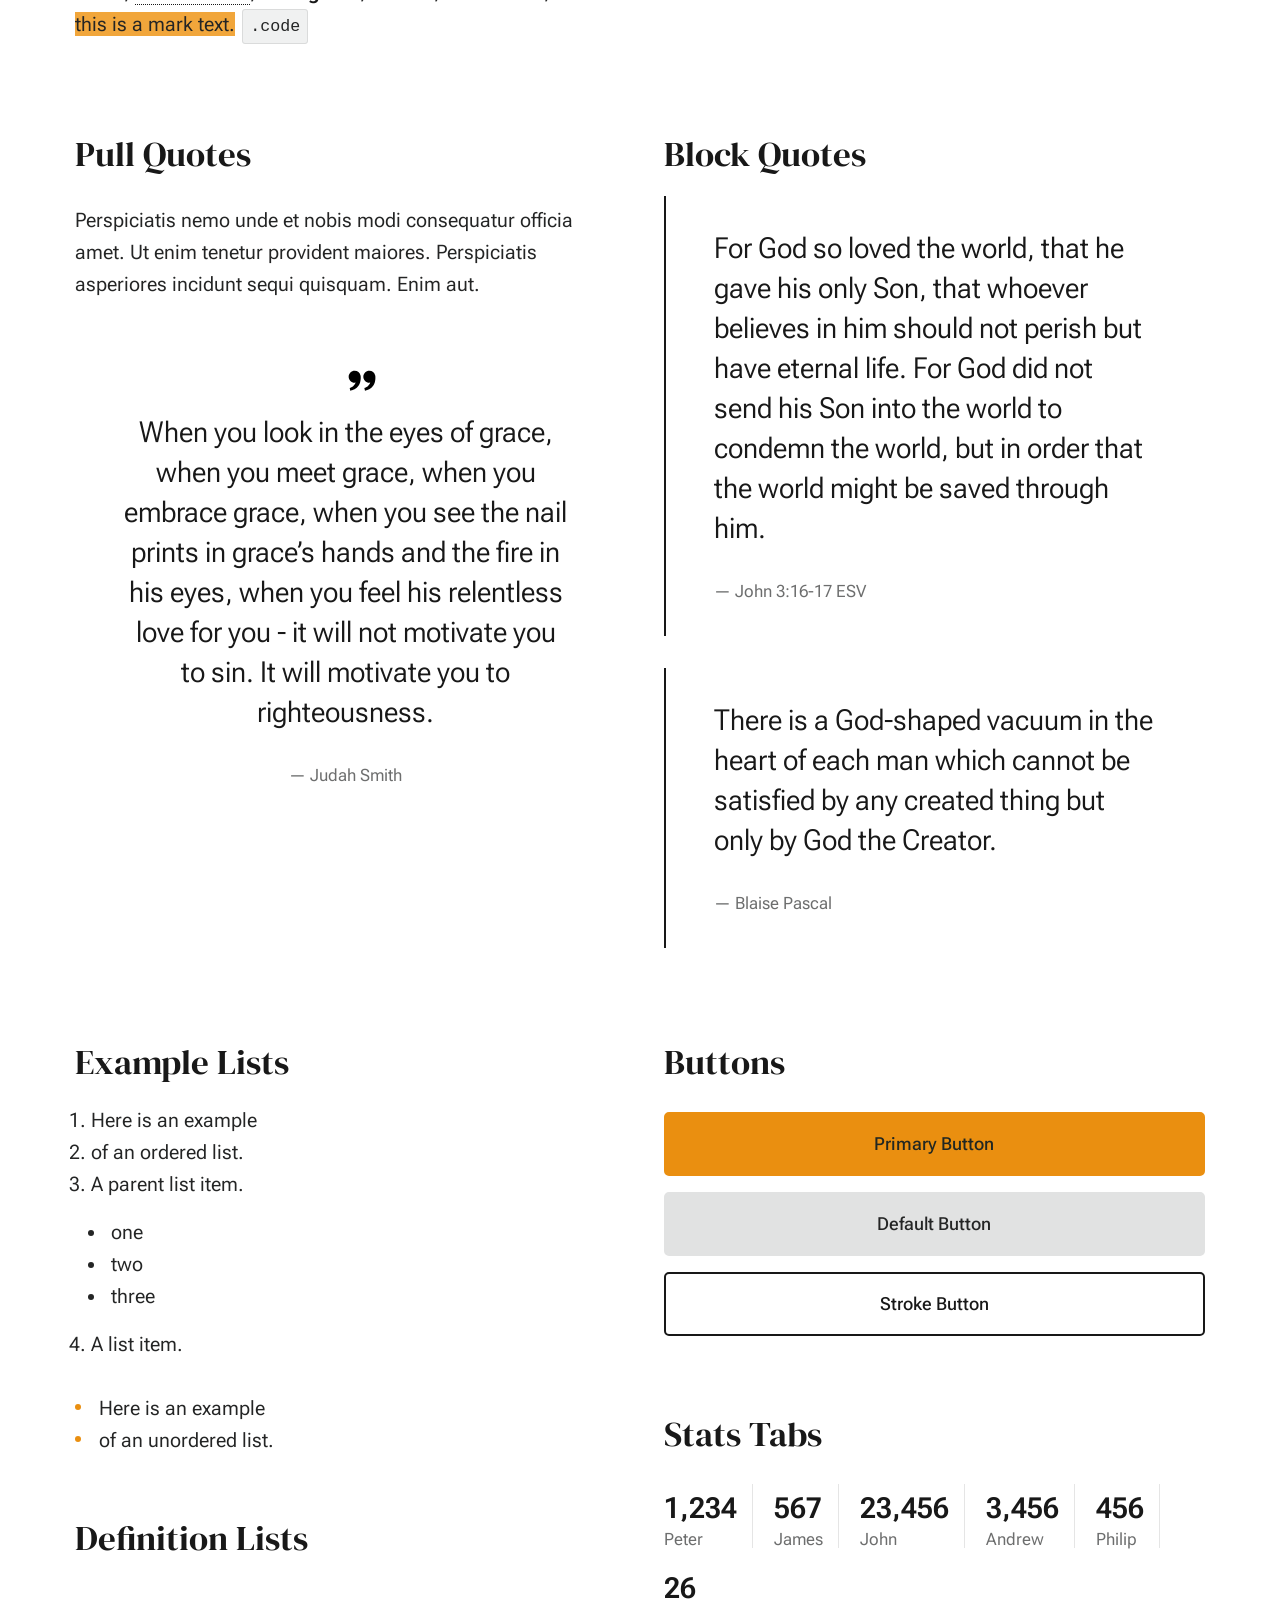
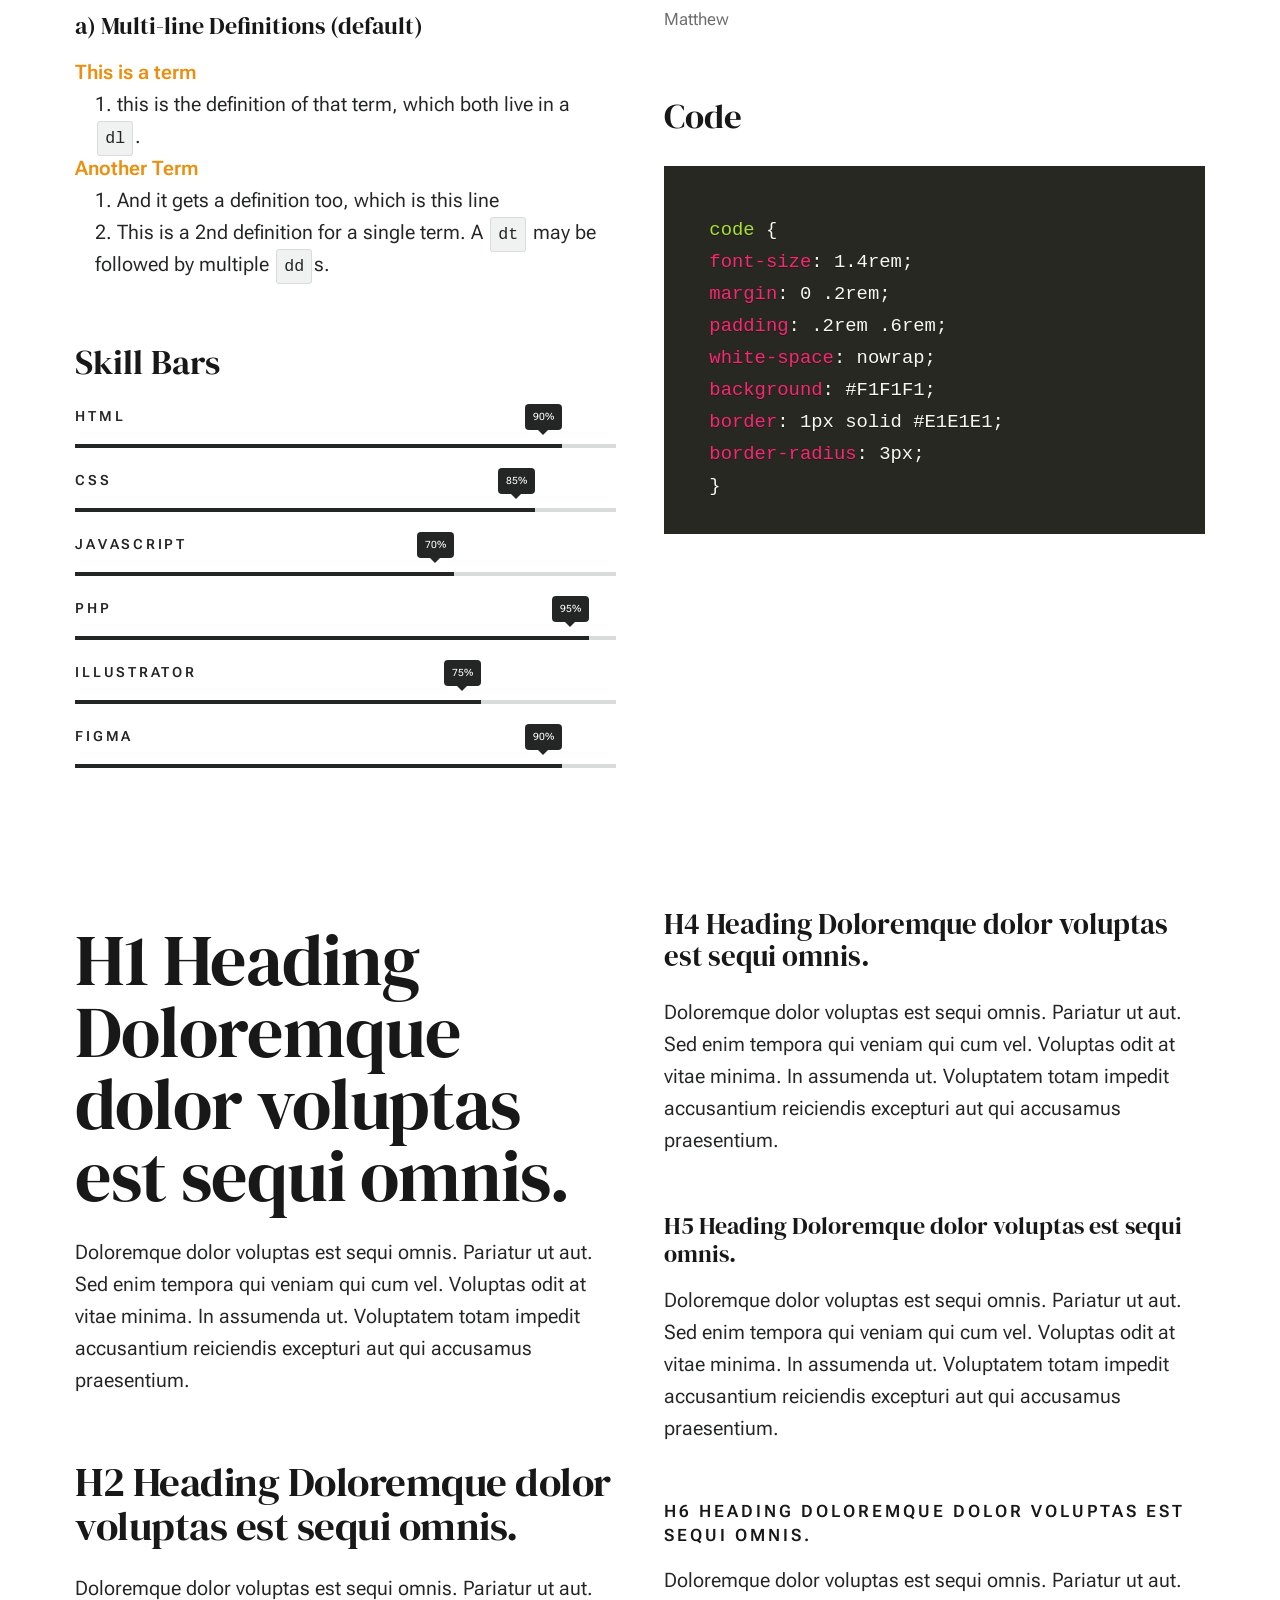
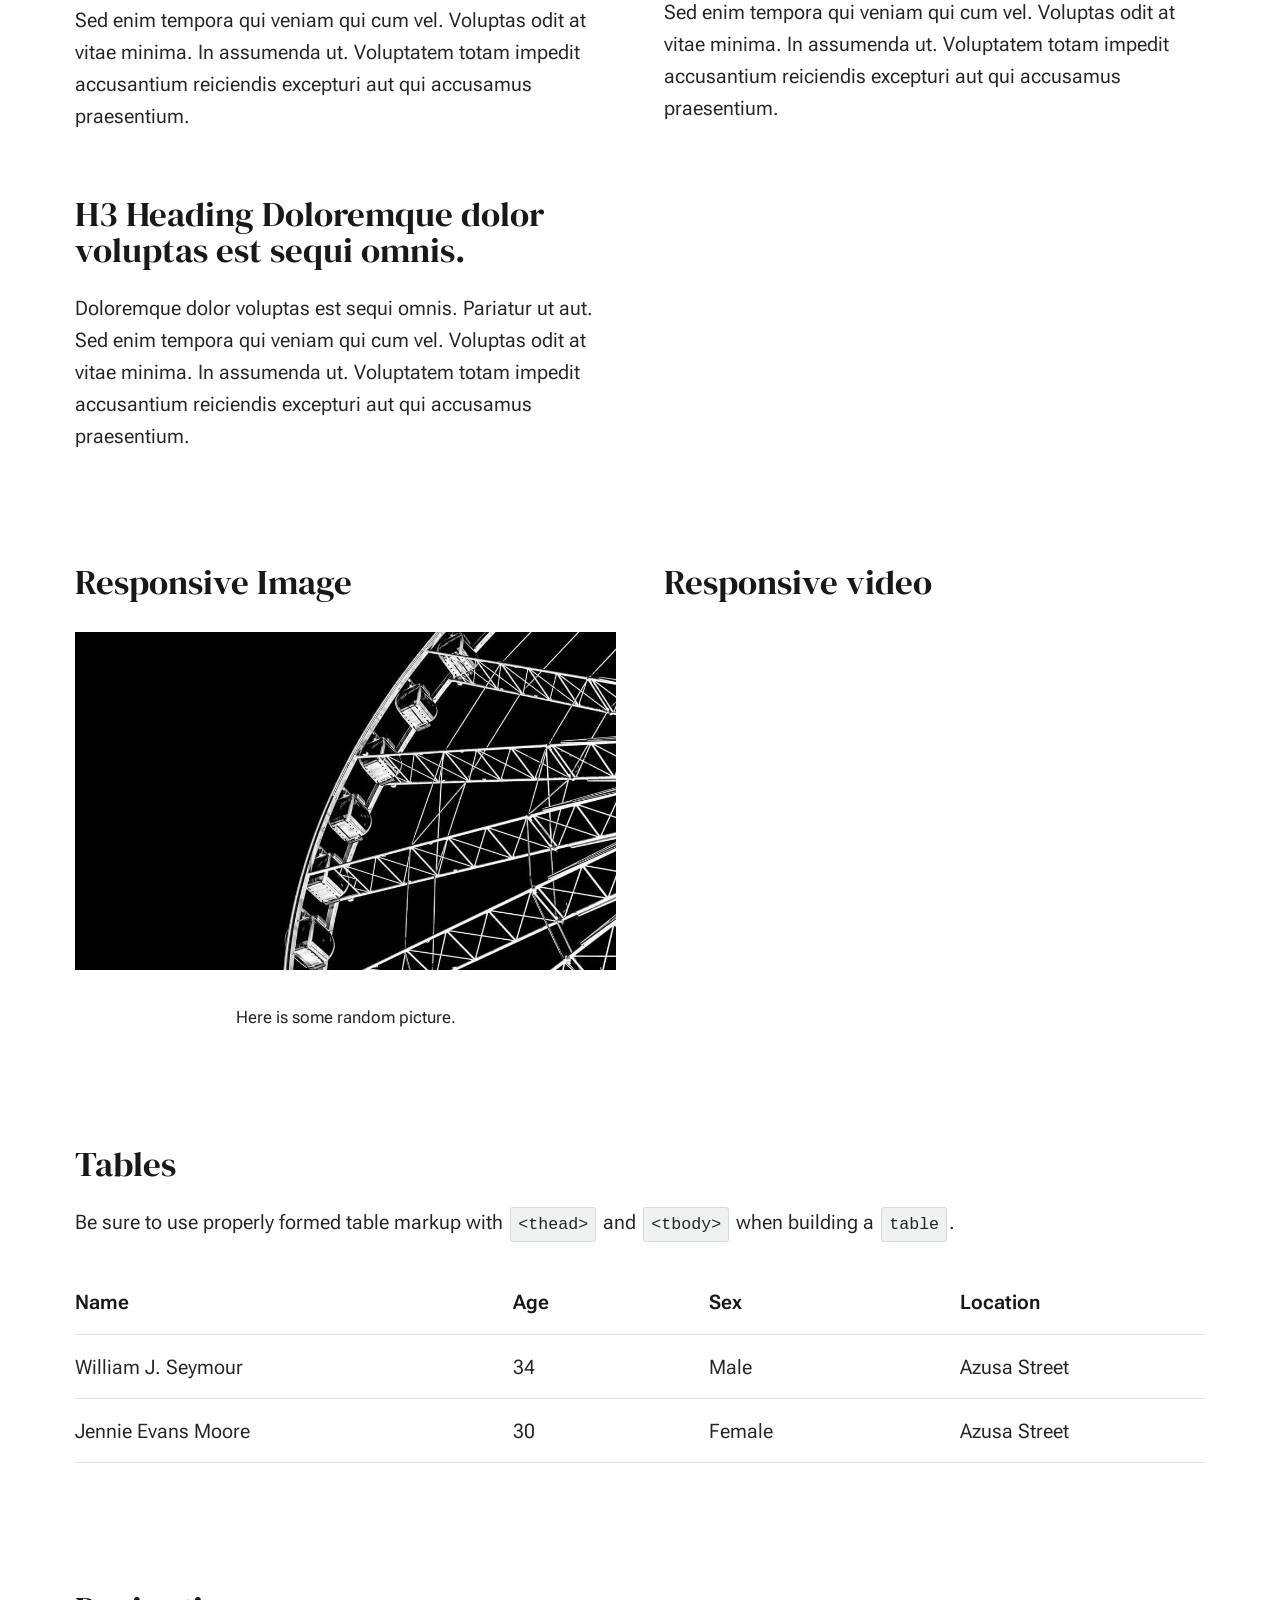
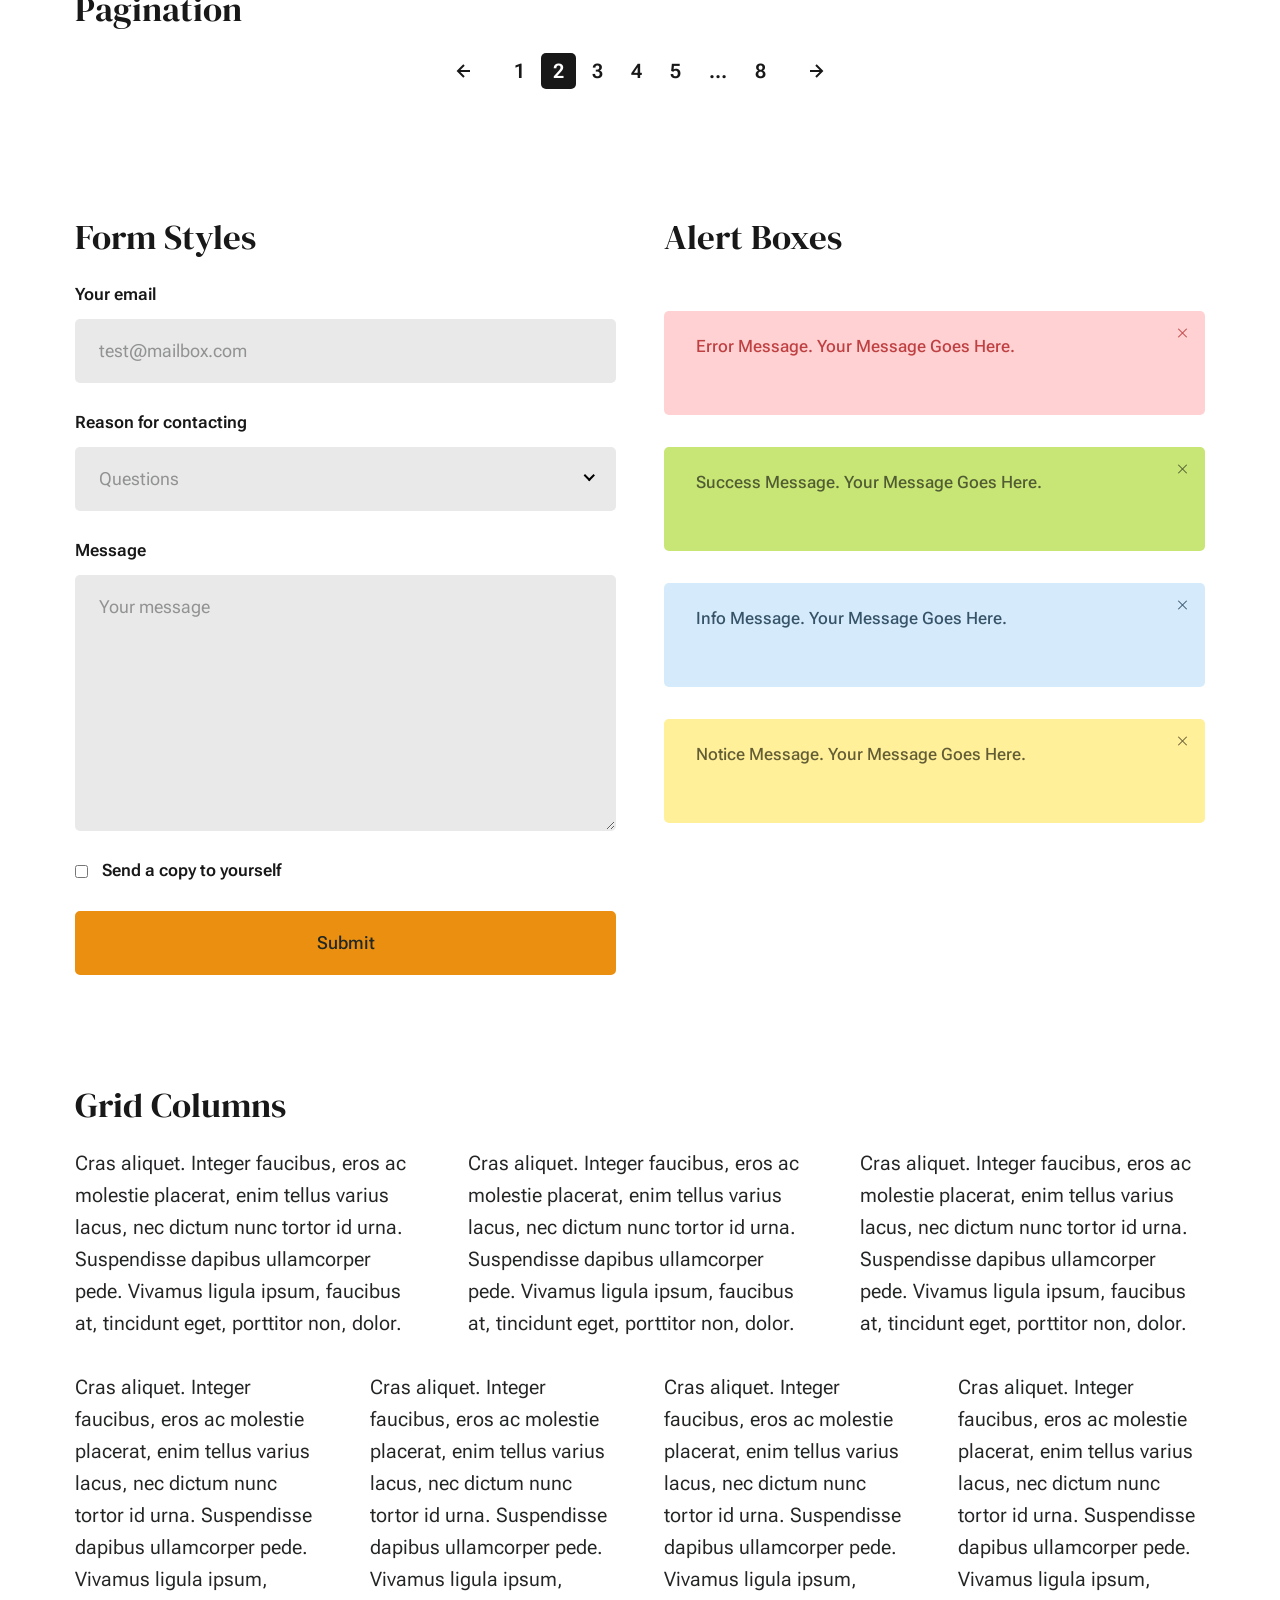
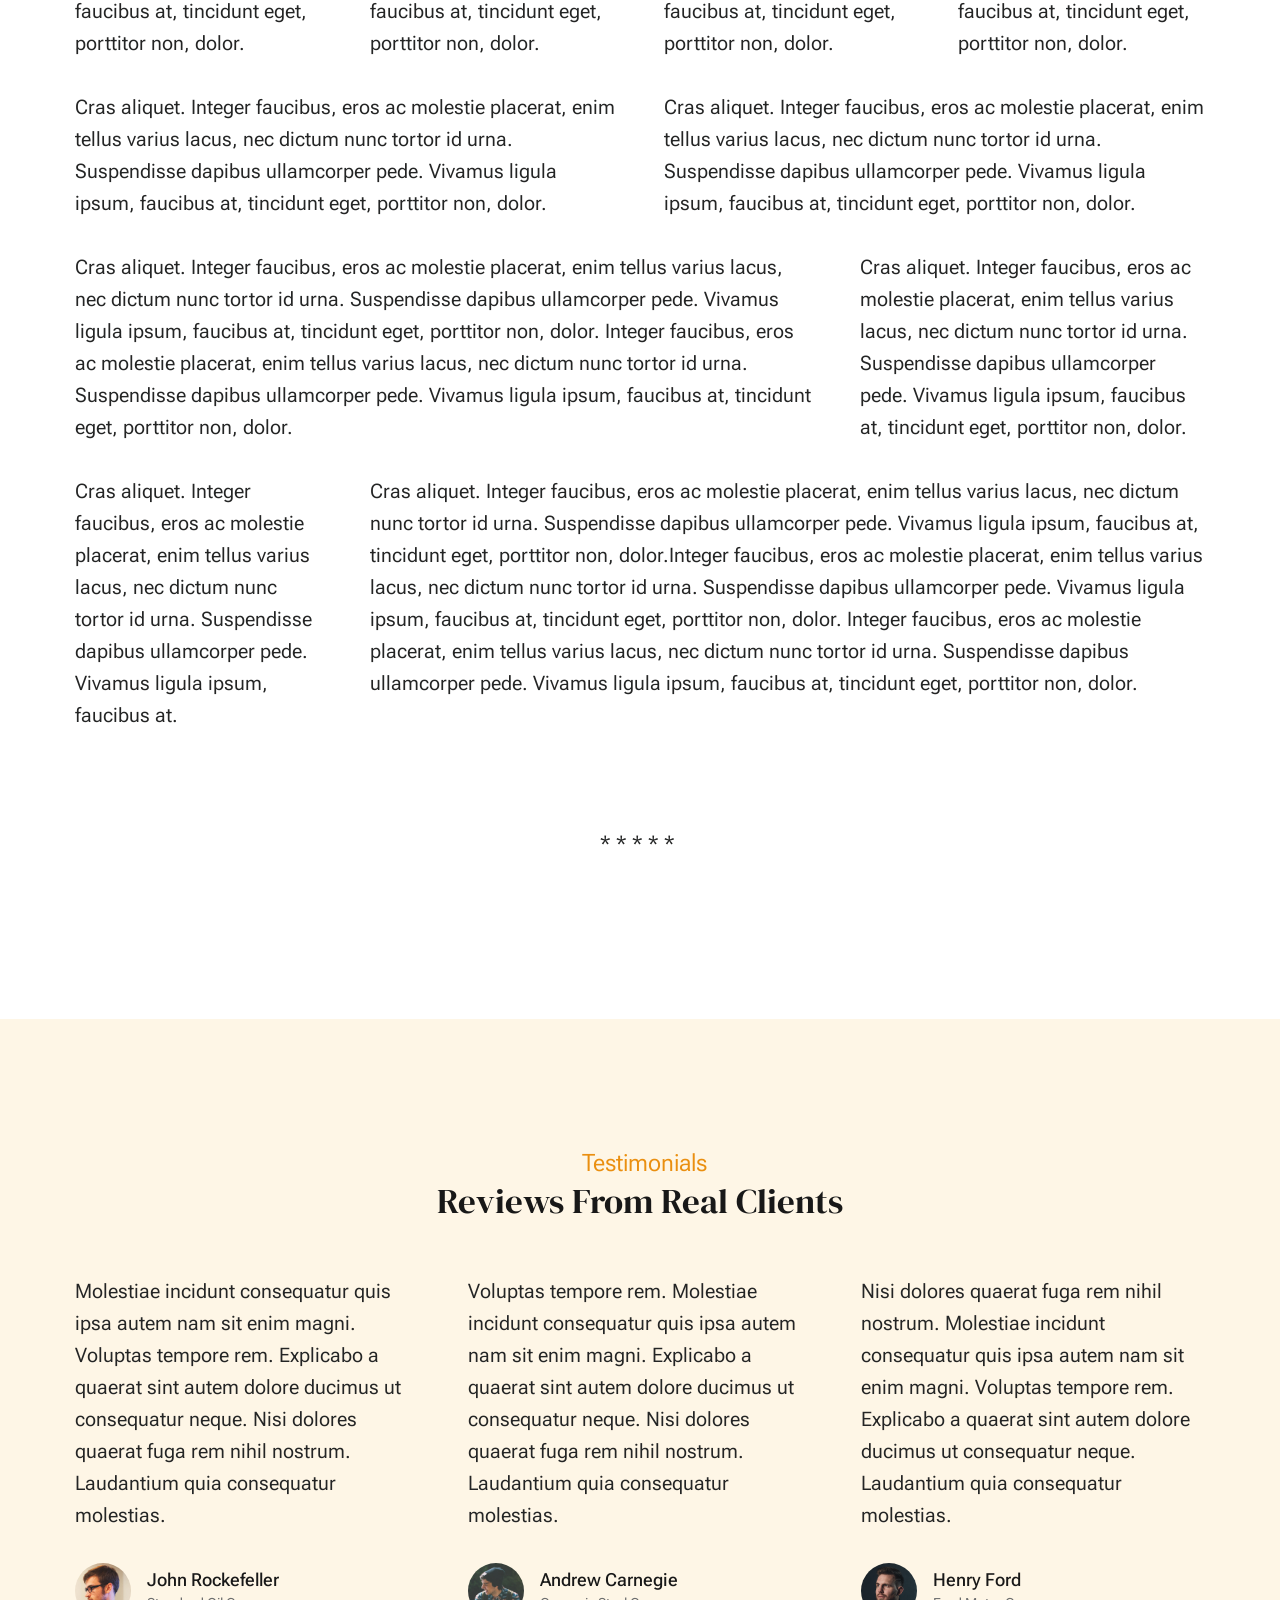
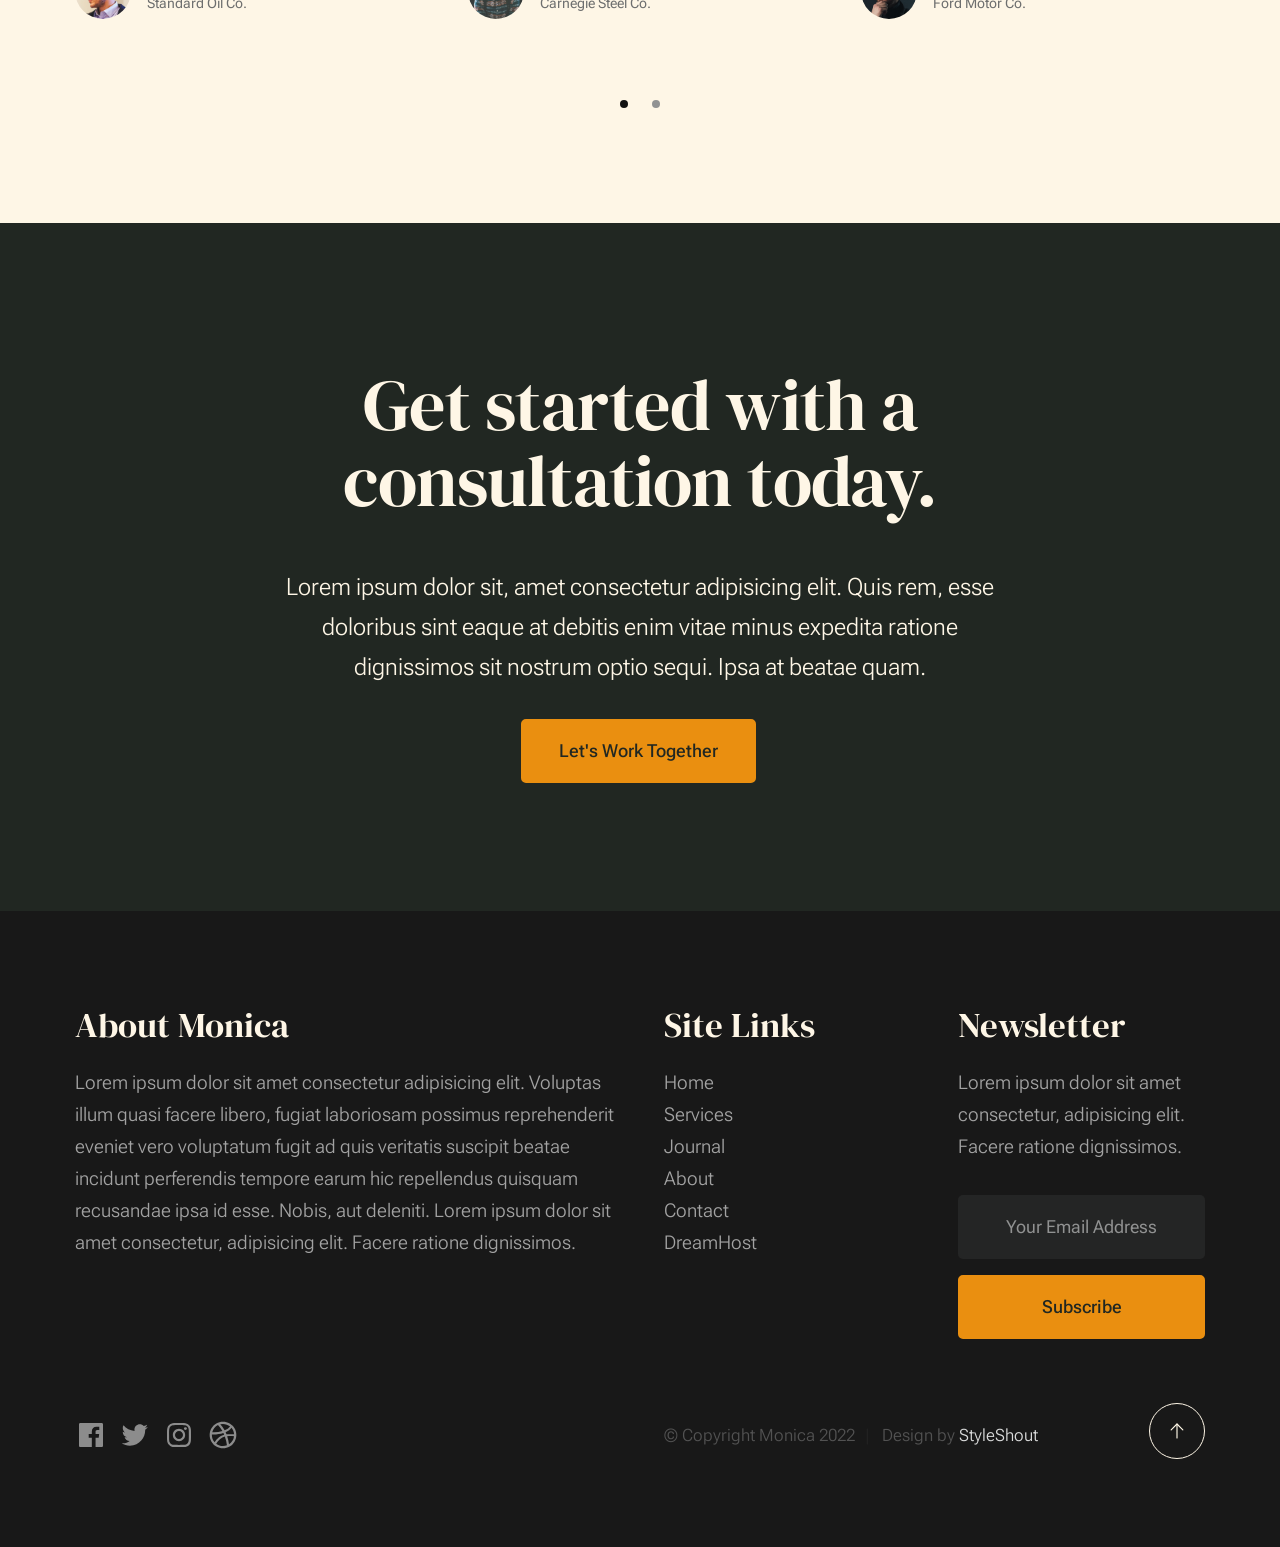
<file: styles.html>
<!DOCTYPE html>
<html lang="en" class="no-js" >
<head>

    <!--- basic page needs
    ================================================== -->
    <meta charset="utf-8">
    <meta name="viewport" content="width=device-width, initial-scale=1">
    <title>Styles - Monica</title>

    <script>
        document.documentElement.classList.remove('no-js');
        document.documentElement.classList.add('js');
    </script>

    <!-- CSS
    ================================================== -->
    <link rel="stylesheet" href="css/vendor.css">
    <link rel="stylesheet" href="css/styles.css">

    <!-- favicons
    ================================================== -->
    <link rel="apple-touch-icon" sizes="180x180" href="apple-touch-icon.png">
    <link rel="icon" type="image/png" sizes="32x32" href="favicon-32x32.png">
    <link rel="icon" type="image/png" sizes="16x16" href="favicon-16x16.png">
    <link rel="manifest" href="site.webmanifest">

</head>


<body id="top">


    <!-- preloader
    ================================================== -->
    <div id="preloader">
        <div id="loader" class="dots-fade">
            <div></div>
            <div></div>
            <div></div>
        </div>
    </div>


    <!-- page wrap
    ================================================== -->
    <div id="page" class="s-pagewrap">


        <!-- # site header 
        ================================================== -->
        <header class="s-header">

            <div class="row s-header__inner width-sixteen-col">

                <div class="s-header__block">
                    <div class="s-header__logo">
                        <a class="logo" href="index.html">
                            <img src="images/logo.svg" alt="Homepage">
                        </a>
                    </div>

                    <a class="s-header__menu-toggle" href="#0"><span>Menu</span></a>
                </div> <!-- end s-header__block -->

                <nav class="s-header__nav">
    
                    <ul class="s-header__menu-links">
                        <li><a href="about.html">About</a></li>
                        <li><a href="services.html">Services</a></li>
                        <li><a href="blog.html">Journal</a></li>
                        <li><a href="contact.html">Contact</a></li>
                    </ul> <!-- s-header__menu-links -->

                    <div class="s-header__contact">
                        <a href="contact.html" class="btn btn--primary s-header__contact-btn">Let's Work Together</a>                        
                    </div> <!-- s-header__contact -->
    
                </nav> <!-- end s-header__nav -->

            </div> <!-- end s-header__inner -->

        </header> <!-- end s-header -->


        <!-- # site main content
        ================================================== -->
        <section id="content" class="s-content">

               <section class="s-pageheader pageheader">
                    <div class="row">
                        <div class="column xl-12">
                            <h1 class="page-title">
                               Style Guide
                            </h1>                            
                        </div>
                    </div>
               </section> <!-- end pageheader --> 

               <section class="s-pagecontent pagecontent">

                    <div class="row row-x-center text-center">

                        <div class="column tab-12 xl-9">
            
                            <p class="lead">Lorem ipsum Officia elit ad tempor dolore est ex incididunt incididunt occaecat culpa deserunt 
                            sunt labore in cillum ullamco magna in Excepteur consequat in reprehenderit proident mollit incididunt officia commodo.
                            Duis ea officia sed dolor pariatur enim dolore dolore quis incididunt nulla exercitation commodo veniam et ea incididunt.
                            </p>
            
                            <hr>
                        </div>
            
                    </div> <!-- end row -->
            
                    <div class="row">
            
                        <div class="column mob-12 md-6 stack-on-900">
            
                            <h3>Paragraph and Image</h3>
            
                            <p><a href="#"><img width="120" height="120" class="u-pull-left" alt="sample-image" src="images/sample-image.jpg"></a>
                            Lorem ipsum dolor sit amet, consectetuer adipiscing elit. Donec libero. Suspendisse bibendum.Cras id urna. Morbi 
                            tincidunt, orci ac convallis aliquam, lectus turpis varius lorem, eu posuere nunc justo tempus leo. Donec mattis, 
                            purus nec placerat bibendum, dui pede condimentum odio, ac blandit ante orci ut diam. Cras fringilla magna. 
                            Phasellus suscipit, leo a pharetra condimentum, lorem tellus eleifend magna, eget fringilla velit magna id 
                            neque posuere nunc justo tempus leo. </p>
            
                            <p>
                            Lorem ipsum dolor sit amet, consectetuer adipiscing elit. Donec libero. Suspendisse bibendum. Cras id urna. 
                            Morbi tincidunt, orci ac convallis aliquam, lectus turpis varius lorem, eu posuere nunc justo tempus leo. 
                            Donec mattis, purus nec placerat bibendum, dui pede condimentumodio, ac blandit ante orci ut diam.	
                            </p>
            
                            <p>A <a href="#">link</a>,
                            <abbr title="this really isn't a very good description">abbrebation</abbr>,
                            <strong>strong text</strong>,
                            <em>em text</em>,
                            <del>deleted text</del>, and
                            <mark>this is a mark text.</mark>
                            <code>.code</code>
                            </p>
            
                        </div>
            
                        <div class="column mob-12 md-6">
            
                            <h3>Drop Caps</h3>
            
                            <p class="drop-cap">Far far away, behind the word mountains, far from the countries Vokalia and Consonantia,
                            there live the blind texts. Separated they live in Bookmarksgrove right at the coast of the
                            Semantics, a large language ocean. A small river named Duden flows by their place and supplies it with the 
                            necessary regelialia. Morbi tincidunt, orci ac convallis aliquam, lectus turpis varius lorem, 
                            euposuere nunc justo tempus leo. Donec mattis, purus nec placerat bibendum, dui pede condimentum odio, 
                            ac blandit ante orci ut diam. Cras fringilla magna. Phasellus suscipit, leo a pharetra condimentum, 
                            lorem tellus eleifend magna, eget fringilla velit magna id neque.
                            </p>
            
                            <h3>Small Print</h3>
            
                            <p><small>Lorem ipsum dolor sit amet, consectetuer adipiscing elit. Donec libero.</small></p>
                            
                    
            
                        </div>
            
                    </div> <!-- end row -->
            
                    <div class="row">
            
                        <div class="column xl-6 md-12">
            
                            <h3 class="u-add-bottom">Pull Quotes</h3>
            
                            <p>
                            Perspiciatis nemo unde et nobis modi consequatur officia amet. Ut enim 
                            tenetur provident maiores. Perspiciatis asperiores incidunt sequi 
                            quisquam. Enim aut. 
                            </p>
            
                            <figure class="pull-quote">
                                <blockquote>
                                    <p>
                                    When you look in the eyes of grace, when you meet grace, 
                                    when you embrace grace, when you see the nail prints in 
                                    grace’s hands and the fire in his eyes, when you feel his 
                                    relentless love for you - it will not motivate you to sin. 
                                    It will motivate you to righteousness.
                                    </p>
            
                                    <footer>
                                        <cite>Judah Smith</cite>
                                    </footer>
                                </blockquote>
                            </figure>
            
            
                        </div>
            
                        <div class="column xl-6 md-12">
            
                            <h3 class="h-add-bottom">Block Quotes</h3>
            
                            <blockquote cite="http://where-i-got-my-info-from.com">
                                <p>
                                For God so loved the world, that he gave his only Son, that whoever believes in 
                                him should not perish but have eternal life. For God did not send his Son into 
                                the world to condemn the world, but in order that the world might be 
                                saved through him.
                                </p>
            
                                <footer>
                                    <cite>
                                        <a href="#0">John 3:16-17 ESV</a>
                                    </cite>
                                </footer>
            
                            </blockquote>
            
                            <blockquote>
                                <p>There is a God-shaped vacuum in the heart of each man which cannot be satisfied 
                                by any created thing but only by God the Creator.</p>
            
                                <footer>
                                    <cite>Blaise Pascal</cite>
                                </footer>
            
                            </blockquote>
            
                        </div>
            
                    </div> <!-- end row -->
            
                    <div class="row u-add-half-bottom">
            
                        <div class="column xl-6 md-12">
            
                            <h3>Example Lists</h3>
            
                            <ol>
                                <li>Here is an example</li>
                                <li>of an ordered list.</li>
                                <li>A parent list item.
                                    <ul>
                                        <li>one</li>
                                        <li>two</li>
                                        <li>three</li>
                                    </ul>
                                    </li>
                                    <li>A list item.</li>
                                </ol>
            
                            <ul class="disc">
                                <li>Here is an example</li>
                                <li>of an unordered list.</li>
                            </ul>
            
                            <h3>Definition Lists</h3>
            
                            <h5>a) Multi-line Definitions (default) </h5>
            
                            <dl class="dictionary-style">
                                <dt><strong>This is a term</strong></dt>
                                    <dd>this is the definition of that term, which both live in a <code>dl</code>.</dd>
                                <dt><strong>Another Term</strong></dt>
                                    <dd>And it gets a definition too, which is this line</dd>
                                    <dd>This is a 2<sup>nd</sup> definition for a single term. A <code>dt</code> may be followed by multiple <code>dd</code>s.</dd>
                            </dl>
            
                            <h3 class="u-add-bottom">Skill Bars</h3>
            
                            <ul class="skill-bars">
                                <li>
                                <div class="progress percent90"><span>90%</span></div>
                                <strong>HTML</strong>
                                </li>
                                <li>
                                <div class="progress percent85"><span>85%</span></div>
                                <strong>CSS</strong>
                                </li>
                                <li>
                                <div class="progress percent70"><span>70%</span></div>
                                <strong>Javascript</strong>
                                </li>
                                <li>
                                <div class="progress percent95"><span>95%</span></div>
                                <strong>PHP</strong>
                                </li>
                                <li>
                                <div class="progress percent75"><span>75%</span></div>
                                <strong>Illustrator</strong>
                                </li>
                                <li>
                                <div class="progress percent90"><span>90%</span></div>
                                <strong>Figma</strong>
                                </li>
                            </ul>
            
                        </div>
            
                        <div class="column xl-6 md-12">
            
                            <h3 class="u-add-bottom">Buttons</h3>
            
                            <p>
                                <a class="btn btn--primary u-fullwidth" href="#0">Primary Button</a>
                                <a class="btn u-fullwidth" href="#0">Default Button</a>
                                <a class="btn btn--stroke u-fullwidth" href="#0">Stroke Button</a>
                            </p>
            
                            <h3>Stats Tabs</h3>
            
                            <ul class="stats-tabs">
                                <li><a href="#0">1,234 <em>Peter</em></a></li>
                                <li><a href="#0">567 <em>James</em></a></li>
                                <li><a href="#0">23,456 <em>John</em></a></li>
                                <li><a href="#0">3,456 <em>Andrew</em></a></li>
                                <li><a href="#0">456 <em>Philip</em></a></li>
                                <li><a href="#0">26 <em>Matthew</em></a></li>
                            </ul>
            
                            <h3 class="u-add-bottom">Code</h3>
            
<pre><code class="language-css">
    code {
    font-size: 1.4rem;
    margin: 0 .2rem;
    padding: .2rem .6rem;
    white-space: nowrap;
    background: #F1F1F1;
    border: 1px solid #E1E1E1;	
    border-radius: 3px;
    }
</code></pre>
            
                        </div>
            
                    </div> <!-- end row -->
            
                    <div class="row u-add-half-bottom">
            
                        <div class="column xl-6 md-12">
                                
                            <h1>H1 Heading Doloremque dolor voluptas est sequi omnis.</h1>
                            <p>Doloremque dolor voluptas est sequi omnis. Pariatur ut aut. Sed enim tempora qui veniam qui cum vel. 
                            Voluptas odit at vitae minima. In assumenda ut. Voluptatem totam impedit accusantium reiciendis excepturi aut qui accusamus praesentium.</p>
            
                            <h2>H2 Heading Doloremque dolor voluptas est sequi omnis.</h2>
                            <p>Doloremque dolor voluptas est sequi omnis. Pariatur ut aut. Sed enim tempora qui veniam qui cum vel. 
                            Voluptas odit at vitae minima. In assumenda ut. Voluptatem totam impedit accusantium reiciendis excepturi aut qui accusamus praesentium.</p>
            
                            <h3>H3 Heading Doloremque dolor voluptas est sequi omnis.</h3>
                            <p>Doloremque dolor voluptas est sequi omnis. Pariatur ut aut. Sed enim tempora qui veniam qui cum vel. 
                            Voluptas odit at vitae minima. In assumenda ut. Voluptatem totam impedit accusantium reiciendis excepturi aut qui accusamus praesentium.</p>
            
                            
                        </div>
            
                        <div class="column xl-6 md-12">
                            <h4>H4 Heading Doloremque dolor voluptas est sequi omnis.</h4>
                            <p>Doloremque dolor voluptas est sequi omnis. Pariatur ut aut. Sed enim tempora qui veniam qui cum vel. 
                            Voluptas odit at vitae minima. In assumenda ut. Voluptatem totam impedit accusantium reiciendis excepturi aut qui accusamus praesentium.</p>
            
                            <h5>H5 Heading Doloremque dolor voluptas est sequi omnis.</h5>
                            <p>Doloremque dolor voluptas est sequi omnis. Pariatur ut aut. Sed enim tempora qui veniam qui cum vel. 
                            Voluptas odit at vitae minima. In assumenda ut. Voluptatem totam impedit accusantium reiciendis excepturi aut qui accusamus praesentium.</p>
            
                            <h6>H6 Heading Doloremque dolor voluptas est sequi omnis.</h6>
                            <p>Doloremque dolor voluptas est sequi omnis. Pariatur ut aut. Sed enim tempora qui veniam qui cum vel. 
                            Voluptas odit at vitae minima. In assumenda ut. Voluptatem totam impedit accusantium reiciendis excepturi aut qui accusamus praesentium.</p>
                
                            
                        </div>
            
                    </div> <!-- end row -->
            
                    <div class="row u-add-half-bottom">
            
                        <div class="column xl-6 md-12">
            
                            <h3 class="u-add-bottom">Responsive Image</h3>
            
                            <figure>
                                <img src="images/wheel-500.jpg" 
                                srcset="images/wheel-1000.jpg 1000w, 
                                images/wheel-500.jpg 500w" 
                                sizes="(max-width: 1000px) 100vw, 1000px" alt="">
            
                                <figcaption>
                                    Here is some random picture.
                                </figcaption>
                            </figure>
            
                        </div>
            
                        <div class="column xl-6 md-12">
            
                            <h3 class="u-add-bottom">Responsive video</h3>
            
                            <div class="video-container">
                            <iframe src="https://player.vimeo.com/video/14592941?color=00a650&title=0&byline=0&portrait=0" width="500" height="281" frameborder="0" webkitallowfullscreen mozallowfullscreen allowfullscreen></iframe> 
                            </div>
            
                        </div>
                        
                    </div> <!-- end row -->
            
                    <div class="row u-add-bottom">
            
                        <div class="column xl-12">
            
                            <h3>Tables</h3>
                            <p>Be sure to use properly formed table markup with <code>&lt;thead&gt;</code> and <code>&lt;tbody&gt;</code> when building a <code>table</code>.</p>
            
                            <div class="table-responsive">
            
                                <table>
                                        <thead>
                                        <tr>
                                            <th>Name</th>
                                            <th>Age</th>
                                            <th>Sex</th>
                                            <th>Location</th>
                                        </tr>
                                        </thead>
                                        <tbody>
                                        <tr>
                                            <td>William J. Seymour</td>
                                            <td>34</td>
                                            <td>Male</td>
                                            <td>Azusa Street</td>
                                        </tr>
                                        <tr>
                                            <td>Jennie Evans Moore</td>
                                            <td>30</td>
                                            <td>Female</td>
                                            <td>Azusa Street</td>
                                        </tr>
                                        </tbody>
                                </table>
            
                            </div>
            
                        </div>
                        
                    </div> <!-- end row -->
            
                    <div class="row">
            
                        <div class="column xl-12">
                            <h3>Pagination</h3>
            
                            <nav class="pgn">
                                <ul>
                                    <li>
                                        <a class="pgn__prev" href="#0">
                                            <svg xmlns="http://www.w3.org/2000/svg" width="24" height="24" viewBox="0 0 24 24"><path d="M12.707 17.293L8.414 13H18v-2H8.414l4.293-4.293-1.414-1.414L4.586 12l6.707 6.707z"/></svg>
                                        </a>
                                    </li>
                                    <li><a class="pgn__num" href="#0">1</a></li>
                                    <li><span class="pgn__num current">2</span></li>
                                    <li><a class="pgn__num" href="#0">3</a></li>
                                    <li><a class="pgn__num" href="#0">4</a></li>
                                    <li><a class="pgn__num" href="#0">5</a></li>
                                    <li><span class="pgn__num dots">…</span></li>
                                    <li><a class="pgn__num" href="#0">8</a></li>
                                    <li>
                                        <a class="pgn__next" href="#0">
                                            <svg xmlns="http://www.w3.org/2000/svg" width="24" height="24" viewBox="0 0 24 24"><path d="M11.293 17.293l1.414 1.414L19.414 12l-6.707-6.707-1.414 1.414L15.586 11H6v2h9.586z"/></svg>
                                        </a>
                                    </li>
                                </ul>
                            </nav>
                        </div>
            
                    </div> <!-- end row -->
            
                    <div class="row">
            
                        <div class="column xl-6 md-12">
            
                            <h3 class="u-add-bottom">Form Styles</h3>
            
                            <form>
                                <div>
                                    <label for="sampleInput">Your email</label>
                                    <input class="u-fullwidth" type="email" placeholder="test@mailbox.com" id="sampleInput">
                                </div>
                                <div>
                                    <label for="sampleRecipientInput">Reason for contacting</label>
                                    <div class="ss-custom-select">
                                        <select class="u-fullwidth" id="sampleRecipientInput">
                                            <option value="Option 1">Questions</option>
                                            <option value="Option 2">Report</option>
                                            <option value="Option 3">Others</option>
                                        </select>
                                    </div>
                                </div>
                                
                                <label for="exampleMessage">Message</label>
                                <textarea class="u-fullwidth" placeholder="Your message" id="exampleMessage"></textarea>
            
                                <label class="u-add-bottom">
                                    <input type="checkbox">
                                    <span class="label-text">Send a copy to yourself</span>
                                </label>
                            
                                <input class="btn--primary u-fullwidth" type="submit" value="Submit">
                            </form>
            
                        </div>
            
                        <div class="column xl-6 md-12">
            
                            <h3>Alert Boxes</h3>
            
                            <br>
                            
                            <div class="alert-box alert-box--error">
                                <p>Error Message. Your Message Goes Here.</p>
                                <span class="alert-box__close"></span>
                            </div><!-- end error -->
                                    
                            <div class="alert-box alert-box--success">
                                <p>Success Message. Your Message Goes Here.</p>
                                <span class="alert-box__close"></span>
                            </div><!-- end success -->
                                    
                            <div class="alert-box alert-box--info">
                                <p>Info Message. Your Message Goes Here.</p>
                                <span class="alert-box__close"></span>
                            </div><!-- end info -->
                                    
                            <div class="alert-box alert-box--notice">
                                <p>Notice Message. Your Message Goes Here.</p>
                                <span class="alert-box__close"></span>
                            </div><!-- end notice -->
                        
                        </div>
            
                    </div> <!-- end row -->
            
                    <div class="row">
            
                        <div class="xl-12 column">
                        <h3 class="half-bottom">Grid Columns</h3>
                        </div>
            
                    </div> <!-- Row End-->
            
                    <!--<h4>1/3 Columns</h4>  -->
            
                    <div class="row">
            
                        <div class="xl-4 md-12 column">
                            <p>
                            Cras aliquet. Integer faucibus, eros ac molestie placerat, enim tellus varius lacus,
                            nec dictum nunc tortor id urna. Suspendisse dapibus ullamcorper pede. Vivamus ligula ipsum,
                            faucibus at, tincidunt eget, porttitor non, dolor. 
                            </p>
                        </div>
            
                        <div class="xl-4 md-12 column">
                            <p>
                            Cras aliquet. Integer faucibus, eros ac molestie placerat, enim tellus varius lacus,
                            nec dictum nunc tortor id urna. Suspendisse dapibus ullamcorper pede. Vivamus ligula ipsum,
                            faucibus at, tincidunt eget, porttitor non, dolor. 
                            </p>
                        </div>
            
                        <div class="xl-4 md-12 column">
                            <p>
                            Cras aliquet. Integer faucibus, eros ac molestie placerat, enim tellus varius lacus,
                            nec dictum nunc tortor id urna. Suspendisse dapibus ullamcorper pede. Vivamus ligula ipsum,
                            faucibus at, tincidunt eget, porttitor non, dolor. 
                            </p>
                        </div>
            
                    </div>
            
                    <!--<h4>1/4 Columns</h4>  -->
            
                    <div class="row">
            
                        <div class="xl-3 md-6 tab-12 column">
                            <p>
                            Cras aliquet. Integer faucibus, eros ac molestie placerat, enim tellus varius lacus,
                            nec dictum nunc tortor id urna. Suspendisse dapibus ullamcorper pede. Vivamus ligula ipsum,
                            faucibus at, tincidunt eget, porttitor non, dolor. 
                            </p>
                        </div>
            
                        <div class="xl-3 md-6 tab-12 column">
                            <p>
                            Cras aliquet. Integer faucibus, eros ac molestie placerat, enim tellus varius lacus,
                            nec dictum nunc tortor id urna. Suspendisse dapibus ullamcorper pede. Vivamus ligula ipsum,
                            faucibus at, tincidunt eget, porttitor non, dolor. 
                            </p>
                        </div>
            
                        <div class="xl-3 md-6 tab-12 column">
                            <p>
                            Cras aliquet. Integer faucibus, eros ac molestie placerat, enim tellus varius lacus,
                            nec dictum nunc tortor id urna. Suspendisse dapibus ullamcorper pede. Vivamus ligula ipsum,
                            faucibus at, tincidunt eget, porttitor non, dolor. 
                            </p>
                        </div>
            
                        <div class="xl-3 md-6 tab-12 column">
                            <p>
                            Cras aliquet. Integer faucibus, eros ac molestie placerat, enim tellus varius lacus,
                            nec dictum nunc tortor id urna. Suspendisse dapibus ullamcorper pede. Vivamus ligula ipsum,
                            faucibus at, tincidunt eget, porttitor non, dolor. 
                            </p>
                        </div>
            
                    </div>
            
                    <!--<h4>1/2 Columns</h4>  -->
            
                    <div class="row">
            
                        <div class="xl-6 tab-12 column">
                            <p>
                            Cras aliquet. Integer faucibus, eros ac molestie placerat, enim tellus varius lacus,
                            nec dictum nunc tortor id urna. Suspendisse dapibus ullamcorper pede. Vivamus ligula ipsum,
                            faucibus at, tincidunt eget, porttitor non, dolor. 
                            </p>
                        </div>
            
                        <div class="xl-6 tab-12 column">
                            <p>
                            Cras aliquet. Integer faucibus, eros ac molestie placerat, enim tellus varius lacus,
                            nec dictum nunc tortor id urna. Suspendisse dapibus ullamcorper pede. Vivamus ligula ipsum,
                            faucibus at, tincidunt eget, porttitor non, dolor. 
                            </p>
                        </div>
            
                    </div>
            
                    <!--<h4>2/3 Columns</h4>  -->
            
                    <div class="row">
            
                        <div class="xl-8 md-7 tab-12 column">
                            <p>
                            Cras aliquet. Integer faucibus, eros ac molestie placerat, enim tellus varius lacus,
                            nec dictum nunc tortor id urna. Suspendisse dapibus ullamcorper pede. Vivamus ligula ipsum,
                            faucibus at, tincidunt eget, porttitor non, dolor. Integer faucibus, eros ac molestie placerat, enim tellus varius lacus,
                            nec dictum nunc tortor id urna. Suspendisse dapibus ullamcorper pede. Vivamus ligula ipsum,
                            faucibus at, tincidunt eget, porttitor non, dolor.
                            </p>
                        </div>
            
                        <div class="xl-4 md-5 tab-12 column">
                            <p>
                            Cras aliquet. Integer faucibus, eros ac molestie placerat, enim tellus varius lacus,
                            nec dictum nunc tortor id urna. Suspendisse dapibus ullamcorper pede. Vivamus ligula ipsum,
                            faucibus at, tincidunt eget, porttitor non, dolor. 
                            </p>
                        </div>
            
                    </div>
            
                    <!--<h4>3/4 Columns</h4>  -->
            
                    <div class="row">
            
                        <div class="xl-3 md-5 tab-12 column">
                            <p>
                            Cras aliquet. Integer faucibus, eros ac molestie placerat, enim tellus varius lacus,
                            nec dictum nunc tortor id urna. Suspendisse dapibus ullamcorper pede. Vivamus ligula ipsum,
                            faucibus at. 
                            </p>
                        </div>
            
                        <div class="xl-9 md-7 tab-12 column">
                            <p>
                            Cras aliquet. Integer faucibus, eros ac molestie placerat, enim tellus varius lacus,
                            nec dictum nunc tortor id urna. Suspendisse dapibus ullamcorper pede. Vivamus ligula ipsum,
                            faucibus at, tincidunt eget, porttitor non, dolor.Integer faucibus, eros ac molestie placerat, enim tellus varius lacus,
                            nec dictum nunc tortor id urna. Suspendisse dapibus ullamcorper pede. Vivamus ligula ipsum,
                            faucibus at, tincidunt eget, porttitor non, dolor. Integer faucibus, eros ac molestie placerat, enim tellus varius lacus,
                            nec dictum nunc tortor id urna. Suspendisse dapibus ullamcorper pede. Vivamus ligula ipsum,
                            faucibus at, tincidunt eget, porttitor non, dolor.
                            </p>
                        </div>
            
                    </div> 
            
                    <hr class="fancy">

               </section> <!-- pagecontent -->

               <section class="s-testimonials">

                    <div class="s-testimonials__header row row-x-center text-center">
                        <div class="column xl-8 lg-12">
        
                            <p class="text-pretitle">
                            Testimonials
                            </p>
                            <h3>
                            Reviews From Real Clients
                            </h3>                        
        
                        </div>
                    </div> <!--end s-testimonials__header -->

                    <div class="row s-testimonials__content">
                        <div class="column xl-12 testimonials">

                            <div class="swiper-container testimonials__slider page-slider">

                                <div class="swiper-wrapper">
                                    <div class="testimonials__slide swiper-slide">
                                        <p>
                                        Molestiae incidunt consequatur quis ipsa autem nam sit enim magni. Voluptas tempore rem. 
                                        Explicabo a quaerat sint autem dolore ducimus ut consequatur neque. Nisi dolores quaerat fuga rem nihil nostrum.
                                        Laudantium quia consequatur molestias.
                                        </p>
                                        <div class="testimonials__author">
                                            <img src="images/avatars/user-01.jpg" alt="Author image" class="testimonials__avatar">
                                            <cite class="testimonials__cite">
                                                <strong>John Rockefeller</strong>
                                                <span>Standard Oil Co.</span>
                                            </cite>
                                        </div>
                                    </div>
                                    <div class="testimonials__slide swiper-slide">
                                        <p>
                                        Voluptas tempore rem. Molestiae incidunt consequatur quis ipsa autem nam sit enim magni. 
                                        Explicabo a quaerat sint autem dolore ducimus ut consequatur neque. Nisi dolores quaerat fuga rem nihil nostrum.
                                        Laudantium quia consequatur molestias.
                                        </p>
                                        <div class="testimonials__author">
                                            <img src="images/avatars/user-04.jpg" alt="Author image" class="testimonials__avatar">
                                            <cite class="testimonials__cite">
                                                <strong>Andrew Carnegie</strong>
                                                <span>Carnegie Steel Co.</span>
                                            </cite>
                                        </div>
                                    </div>
                                    <div class="testimonials__slide swiper-slide">
                                        <p>
                                        Nisi dolores quaerat fuga rem nihil nostrum. Molestiae incidunt consequatur quis ipsa autem nam sit enim magni. 
                                        Voluptas tempore rem. Explicabo a quaerat sint autem dolore ducimus ut consequatur neque. 
                                        Laudantium quia consequatur molestias.
                                        </p>
                                        <div class="testimonials__author">
                                            <img src="images/avatars/user-06.jpg" alt="Author image" class="testimonials__avatar">
                                            <cite class="testimonials__cite">
                                                <strong>Henry Ford</strong>
                                                <span>Ford Motor Co.</span>
                                            </cite>
                                        </div>
                                    </div>
                                    <div class="testimonials__slide swiper-slide">
                                        <p>
                                        Molestiae incidunt consequatur quis ipsa autem nam sit enim magni. Voluptas tempore rem. 
                                        Explicabo a quaerat sint autem dolore ducimus ut consequatur neque. Nisi dolores quaerat fuga rem nihil nostrum.
                                        Laudantium quia consequatur molestias.
                                        </p>
                                        <div class="testimonials__author">
                                            <img src="images/avatars/user-02.jpg" alt="Author image" class="testimonials__avatar">
                                            <cite class="testimonials__cite">
                                                <strong>John Morgan</strong>
                                                <span>JP Morgan & Co.</span>
                                            </cite>
                                        </div>
                                    </div> 
                                </div> <!-- end swiper-wrapper --> 

                                <div class="swiper-pagination"></div>

                            </div> <!--end testimonials__slider --> 

                        </div> <!-- testimonials -->
                    </div> <!--end s-testimonials__content -->

               </section> <!-- end s-testimonials -->

        </section> <!-- s-content-->

        <!-- # cta
        ================================================== -->
        <section id="cta" class="s-cta">

            <div class="row row-x-center text-center">
                <div class="column xl-8 lg-12">

                    <div class="s-cta__content">
                        <h2 class="text-display-title">
                        Get started with a consultation today.
                        </h2>
                        <p class="lead">
                        Lorem ipsum dolor sit, amet consectetur adipisicing elit. Quis rem, esse doloribus sint eaque at debitis enim vitae minus expedita ratione dignissimos sit nostrum optio sequi. Ipsa at beatae quam.
                        </p>
                        <a href="contact.html" class="btn btn--primary">Let's Work Together</a>
                    </div>

                </div>
            </div>

        </section> <!-- end s-cta -->


        <!-- # footer 
        ================================================== -->
        <footer class="s-footer">
            <div class="row s-footer__content">
                <div class="column xl-6 lg-6 md-12 s-footer__block s-footer__about">                    
                    <h3>About Monica</h3>
                    <p>
                    Lorem ipsum dolor sit amet consectetur adipisicing elit. Voluptas illum quasi facere libero, 
                    fugiat laboriosam possimus reprehenderit eveniet vero voluptatum fugit ad quis veritatis suscipit beatae 
                    incidunt perferendis tempore earum hic repellendus quisquam recusandae ipsa id esse. Nobis, aut deleniti.
                    Lorem ipsum dolor sit amet consectetur, adipisicing elit. Facere ratione dignissimos.
                    </p>               
                </div>                
                <div class="column xl-3 lg-6 md-12 s-footer__block s-footer__site-links">
                    <h3>Site Links</h3>
                    <ul class="link-list">
                        <li><a href="index.html">Home</a></li>
                        <li><a href="services.html">Services</a></li>
                        <li><a href="blog.html">Journal</a></li>
                        <li><a href="about.html">About</a></li>
                        <li><a href="contact.html">Contact</a></li>
                        <li><a href="https://www.dreamhost.com/r.cgi?287326">DreamHost</a></li>
                    </ul>
                </div>
                <div class="column xl-3 lg-6 md-12 tab-12 s-footer__block s-footer__newsletter">
                    <h3>Newsletter</h3>

                    <p>
                    Lorem ipsum dolor sit amet consectetur, adipisicing elit. Facere ratione dignissimos.
                    </p>

                    <div class="subscribe-form">
                        <form id="mc-form" class="mc-form">
                            <input type="email" name="EMAIL" id="mce-EMAIL" class="u-fullwidth text-center" placeholder="Your Email Address" title="The domain portion of the email address is invalid (the portion after the @)." pattern="^([^\x00-\x20\x22\x28\x29\x2c\x2e\x3a-\x3c\x3e\x40\x5b-\x5d\x7f-\xff]+|\x22([^\x0d\x22\x5c\x80-\xff]|\x5c[\x00-\x7f])*\x22)(\x2e([^\x00-\x20\x22\x28\x29\x2c\x2e\x3a-\x3c\x3e\x40\x5b-\x5d\x7f-\xff]+|\x22([^\x0d\x22\x5c\x80-\xff]|\x5c[\x00-\x7f])*\x22))*\x40([^\x00-\x20\x22\x28\x29\x2c\x2e\x3a-\x3c\x3e\x40\x5b-\x5d\x7f-\xff]+|\x5b([^\x0d\x5b-\x5d\x80-\xff]|\x5c[\x00-\x7f])*\x5d)(\x2e([^\x00-\x20\x22\x28\x29\x2c\x2e\x3a-\x3c\x3e\x40\x5b-\x5d\x7f-\xff]+|\x5b([^\x0d\x5b-\x5d\x80-\xff]|\x5c[\x00-\x7f])*\x5d))*(\.\w{2,})+$" required>
                            <input type="submit" name="subscribe" value="Subscribe" class="btn btn--primary btn--small u-fullwidth">
                            <!-- <div style="position: absolute; left: -5000px;" aria-hidden="true"><input type="text" name="b_cdb7b577e41181934ed6a6a44_9a91cfe7b3" tabindex="-1" value=""></div> -->
                            <div class="mc-status"></div>
                        </form>
                    </div>
                </div>
            </div>    
            
            <div class="row s-footer__bottom">
                <div class="column xl-6 lg-12">
                    <ul class="s-footer__social social-list">
                        <li>
                            <a href="#0">
                                <svg xmlns="http://www.w3.org/2000/svg" width="24" height="24" viewBox="0 0 24 24" style="fill:rgba(0, 0, 0, 1);transform:;-ms-filter:"><path d="M20,3H4C3.447,3,3,3.448,3,4v16c0,0.552,0.447,1,1,1h8.615v-6.96h-2.338v-2.725h2.338v-2c0-2.325,1.42-3.592,3.5-3.592 c0.699-0.002,1.399,0.034,2.095,0.107v2.42h-1.435c-1.128,0-1.348,0.538-1.348,1.325v1.735h2.697l-0.35,2.725h-2.348V21H20 c0.553,0,1-0.448,1-1V4C21,3.448,20.553,3,20,3z"></path></svg>
                                <span class="u-screen-reader-text">Facebook</span>
                            </a>
                        </li>
                        <li>
                            <a href="#0">
                                <svg xmlns="http://www.w3.org/2000/svg" width="24" height="24" viewBox="0 0 24 24" style="fill:rgba(0, 0, 0, 1);transform:;-ms-filter:"><path d="M19.633,7.997c0.013,0.175,0.013,0.349,0.013,0.523c0,5.325-4.053,11.461-11.46,11.461c-2.282,0-4.402-0.661-6.186-1.809 c0.324,0.037,0.636,0.05,0.973,0.05c1.883,0,3.616-0.636,5.001-1.721c-1.771-0.037-3.255-1.197-3.767-2.793 c0.249,0.037,0.499,0.062,0.761,0.062c0.361,0,0.724-0.05,1.061-0.137c-1.847-0.374-3.23-1.995-3.23-3.953v-0.05 c0.537,0.299,1.16,0.486,1.82,0.511C3.534,9.419,2.823,8.184,2.823,6.787c0-0.748,0.199-1.434,0.548-2.032 c1.983,2.443,4.964,4.04,8.306,4.215c-0.062-0.3-0.1-0.611-0.1-0.923c0-2.22,1.796-4.028,4.028-4.028 c1.16,0,2.207,0.486,2.943,1.272c0.91-0.175,1.782-0.512,2.556-0.973c-0.299,0.935-0.936,1.721-1.771,2.22 c0.811-0.088,1.597-0.312,2.319-0.624C21.104,6.712,20.419,7.423,19.633,7.997z"></path></svg>
                                <span class="u-screen-reader-text">Twitter</span>
                            </a>
                        </li>
                        <li>
                            <a href="#0">
                                <svg xmlns="http://www.w3.org/2000/svg" width="24" height="24" viewBox="0 0 24 24" style="fill:rgba(0, 0, 0, 1);transform:;-ms-filter:"><path d="M11.999,7.377c-2.554,0-4.623,2.07-4.623,4.623c0,2.554,2.069,4.624,4.623,4.624c2.552,0,4.623-2.07,4.623-4.624 C16.622,9.447,14.551,7.377,11.999,7.377L11.999,7.377z M11.999,15.004c-1.659,0-3.004-1.345-3.004-3.003 c0-1.659,1.345-3.003,3.004-3.003s3.002,1.344,3.002,3.003C15.001,13.659,13.658,15.004,11.999,15.004L11.999,15.004z"></path><circle cx="16.806" cy="7.207" r="1.078"></circle><path d="M20.533,6.111c-0.469-1.209-1.424-2.165-2.633-2.632c-0.699-0.263-1.438-0.404-2.186-0.42 c-0.963-0.042-1.268-0.054-3.71-0.054s-2.755,0-3.71,0.054C7.548,3.074,6.809,3.215,6.11,3.479C4.9,3.946,3.945,4.902,3.477,6.111 c-0.263,0.7-0.404,1.438-0.419,2.186c-0.043,0.962-0.056,1.267-0.056,3.71c0,2.442,0,2.753,0.056,3.71 c0.015,0.748,0.156,1.486,0.419,2.187c0.469,1.208,1.424,2.164,2.634,2.632c0.696,0.272,1.435,0.426,2.185,0.45 c0.963,0.042,1.268,0.055,3.71,0.055s2.755,0,3.71-0.055c0.747-0.015,1.486-0.157,2.186-0.419c1.209-0.469,2.164-1.424,2.633-2.633 c0.263-0.7,0.404-1.438,0.419-2.186c0.043-0.962,0.056-1.267,0.056-3.71s0-2.753-0.056-3.71C20.941,7.57,20.801,6.819,20.533,6.111z M19.315,15.643c-0.007,0.576-0.111,1.147-0.311,1.688c-0.305,0.787-0.926,1.409-1.712,1.711c-0.535,0.199-1.099,0.303-1.67,0.311 c-0.95,0.044-1.218,0.055-3.654,0.055c-2.438,0-2.687,0-3.655-0.055c-0.569-0.007-1.135-0.112-1.669-0.311 c-0.789-0.301-1.414-0.923-1.719-1.711c-0.196-0.534-0.302-1.099-0.311-1.669c-0.043-0.95-0.053-1.218-0.053-3.654 c0-2.437,0-2.686,0.053-3.655c0.007-0.576,0.111-1.146,0.311-1.687c0.305-0.789,0.93-1.41,1.719-1.712 c0.534-0.198,1.1-0.303,1.669-0.311c0.951-0.043,1.218-0.055,3.655-0.055c2.437,0,2.687,0,3.654,0.055 c0.571,0.007,1.135,0.112,1.67,0.311c0.786,0.303,1.407,0.925,1.712,1.712c0.196,0.534,0.302,1.099,0.311,1.669 c0.043,0.951,0.054,1.218,0.054,3.655c0,2.436,0,2.698-0.043,3.654H19.315z"></path></svg>
                                <span class="u-screen-reader-text">Instagram</span>
                            </a>
                        </li>
                        <li>
                            <a href="#0">
                                <svg xmlns="http://www.w3.org/2000/svg" width="24" height="24" viewBox="0 0 24 24" style="fill: rgba(0, 0, 0, 1);transform: ;msFilter:;"><path d="M20.66 6.98a9.932 9.932 0 0 0-3.641-3.64C15.486 2.447 13.813 2 12 2s-3.486.447-5.02 1.34c-1.533.893-2.747 2.107-3.64 3.64S2 10.187 2 12s.446 3.487 1.34 5.02a9.924 9.924 0 0 0 3.641 3.64C8.514 21.553 10.187 22 12 22s3.486-.447 5.02-1.34a9.932 9.932 0 0 0 3.641-3.64C21.554 15.487 22 13.813 22 12s-.446-3.487-1.34-5.02zM12 3.66c2 0 3.772.64 5.32 1.919-.92 1.174-2.286 2.14-4.1 2.9-1.002-1.813-2.088-3.327-3.261-4.54A7.715 7.715 0 0 1 12 3.66zM5.51 6.8a8.116 8.116 0 0 1 2.711-2.22c1.212 1.201 2.325 2.7 3.34 4.5-2 .6-4.114.9-6.341.9-.573 0-1.006-.013-1.3-.04A8.549 8.549 0 0 1 5.51 6.8zM3.66 12c0-.054.003-.12.01-.2.007-.08.01-.146.01-.2.254.014.641.02 1.161.02 2.666 0 5.146-.367 7.439-1.1.187.373.381.793.58 1.26-1.32.293-2.674 1.006-4.061 2.14S6.4 16.247 5.76 17.5c-1.4-1.587-2.1-3.42-2.1-5.5zM12 20.34c-1.894 0-3.594-.587-5.101-1.759.601-1.187 1.524-2.322 2.771-3.401 1.246-1.08 2.483-1.753 3.71-2.02a29.441 29.441 0 0 1 1.56 6.62 8.166 8.166 0 0 1-2.94.56zm7.08-3.96a8.351 8.351 0 0 1-2.58 2.621c-.24-2.08-.7-4.107-1.379-6.081.932-.066 1.765-.1 2.5-.1.799 0 1.686.034 2.659.1a8.098 8.098 0 0 1-1.2 3.46zm-1.24-5c-1.16 0-2.233.047-3.22.14a27.053 27.053 0 0 0-.68-1.62c2.066-.906 3.532-2.006 4.399-3.3 1.2 1.414 1.854 3.027 1.96 4.84-.812-.04-1.632-.06-2.459-.06z"></path></svg>
                                <span class="u-screen-reader-text">Dribbble</span>
                            </a>
                        </li>
                    </ul> <!-- end s-footer__social -->
                </div>
                <div class="column xl-6 lg-12">
                    <p class="ss-copyright">
                        <span>© Copyright Monica 2022</span> 
                        <span>Design by <a href="https://www.styleshout.com/">StyleShout</a></span>
                    </p>
                </div>

                <div class="ss-go-top">
                    <a class="smoothscroll" title="Back to Top" href="#top">
                        <svg xmlns="http://www.w3.org/2000/svg" viewBox="0 0 24 24" width="36" height="36" fill="none" stroke="#ffffff" stroke-width="1" stroke-linecap="round" stroke-linejoin="round">&lt;!--!  Atomicons Free 1.00 by @atisalab License - https://atomicons.com/license/ (Icons: CC BY 4.0) Copyright 2021 Atomicons --&gt;<polyline points="17 11 12 6 7 11"></polyline><line x1="12" y1="18" x2="12" y2="6"></line></svg>
                    </a>
                </div> <!-- end ss-go-top -->
            </div>
            
        </footer> <!-- end s-footer -->

    </div> <!-- end page-wrap -->

    <!-- Java Script
    ================================================== -->
    <script src="js/plugins.js"></script>
    <script src="js/main.js"></script>

</body>
</html>
</file>
<file: style.css>
﻿h1 {
    font-family: "Nebula Sans Bold", sans-serif;
    font-size: 2.5em; /* 1em is 16px */
}

p {
    font-family: "Nebula Sans Book", sans-serif;
}

button {
    font-family: "Nebula Sans Light", sans-serif;
}
</file>
<file: css/vendor.css>
/* ===================================================================
 * Monica Third-party Stylesheets
 * Template Ver. 1.0.0
 * 12-13-2022
 * -------------------------------------------------------------------
 *
 * TOC:
 * # PrismJS
 * # Swiper
 *
 * ------------------------------------------------------------------- */


/* ===================================================================
 * # PrismJS 1.20.0
 *   https://prismjs.com/download.html#themes=prism-okaidia&languages=markup+css+clike+javascript+markup-templating+php 
 *   
 *   okaidia theme for JavaScript, CSS and HTML
 *   Loosely based on Monokai textmate theme by http://www.monokai.nl/
 *   @author ocodia
 * ------------------------------------------------------------------- */
code[class*=language-],
pre[class*=language-] {
  color          : #f8f8f2;
  background     : none;
  text-shadow    : 0 1px rgba(0, 0, 0, 0.3);
  font-family    : var(--font-mono);
  font-size      : calc(var(--text-size) * 0.9444);
  text-align     : left;
  white-space    : pre;
  word-spacing   : normal;
  word-break     : normal;
  word-wrap      : normal;
  line-height    : var(--vspace-1);
  -moz-tab-size  : 4;
  -o-tab-size    : 4;
  tab-size       : 4;
  -webkit-hyphens: none;
  -ms-hyphens    : none;
  hyphens        : none;
}

/* Code blocks */
pre[class*=language-] {
  padding : var(--vspace-0_5) 0 var(--vspace-1);
  margin  : var(--vspace-1) 0;
  overflow: auto;
}

:not(pre)>code[class*=language-],
pre[class*=language-] {
  background: #272822;
}

/* Inline code */
:not(pre)>code[class*=language-] {
  padding    : 0.1em;
  white-space: normal;
}

.token.comment,
.token.prolog,
.token.doctype,
.token.cdata {
  color: slategray;
}

.token.punctuation {
  color: #f8f8f2;
}

.token.namespace {
  opacity: 0.7;
}

.token.property,
.token.tag,
.token.constant,
.token.symbol,
.token.deleted {
  color: #f92672;
}

.token.boolean,
.token.number {
  color: #ae81ff;
}

.token.selector,
.token.attr-name,
.token.string,
.token.char,
.token.builtin,
.token.inserted {
  color: #a6e22e;
}

.token.operator,
.token.entity,
.token.url,
.language-css .token.string,
.style .token.string,
.token.variable {
  color: #f8f8f2;
}

.token.atrule,
.token.attr-value,
.token.function,
.token.class-name {
  color: #e6db74;
}

.token.keyword {
  color: #66d9ef;
}

.token.regex,
.token.important {
  color: #fd971f;
}

.token.important,
.token.bold {
  font-weight: bold;
}

.token.italic {
  font-style: italic;
}

.token.entity {
  cursor: help;
}



/* ===================================================================
 * # Swiper 6.4.5
 *   Most modern mobile touch slider and framework with hardware accelerated transitions
 *   https://swiperjs.com
 *
 *   Copyright 2014-2020 Vladimir Kharlampidi
 *
 *   Released under the MIT License
 *
 *   Released on: December 18, 2020
 * ------------------------------------------------------------------- */
@font-face {
  font-family: "swiper-icons";
  src        : url("data:application/font-woff;charset=utf-8;base64, [base64]//wADZ2x5ZgAAAywAAADMAAAD2MHtryVoZWFkAAABbAAAADAAAAA2E2+eoWhoZWEAAAGcAAAAHwAAACQC9gDzaG10eAAAAigAAAAZAAAArgJkABFsb2NhAAAC0AAAAFoAAABaFQAUGG1heHAAAAG8AAAAHwAAACAAcABAbmFtZQAAA/gAAAE5AAACXvFdBwlwb3N0AAAFNAAAAGIAAACE5s74hXjaY2BkYGAAYpf5Hu/j+W2+MnAzMYDAzaX6QjD6/4//Bxj5GA8AuRwMYGkAPywL13jaY2BkYGA88P8Agx4j+/8fQDYfA1AEBWgDAIB2BOoAeNpjYGRgYNBh4GdgYgABEMnIABJzYNADCQAACWgAsQB42mNgYfzCOIGBlYGB0YcxjYGBwR1Kf2WQZGhhYGBiYGVmgAFGBiQQkOaawtDAoMBQxXjg/wEGPcYDDA4wNUA2CCgwsAAAO4EL6gAAeNpj2M0gyAACqxgGNWBkZ2D4/wMA+xkDdgAAAHjaY2BgYGaAYBkGRgYQiAHyGMF8FgYHIM3DwMHABGQrMOgyWDLEM1T9/w8UBfEMgLzE////P/5//f/V/xv+r4eaAAeMbAxwIUYmIMHEgKYAYjUcsDAwsLKxc3BycfPw8jEQA/[base64]/uznmfPFBNODM2K7MTQ45YEAZqGP81AmGGcF3iPqOop0r1SPTaTbVkfUe4HXj97wYE+yNwWYxwWu4v1ugWHgo3S1XdZEVqWM7ET0cfnLGxWfkgR42o2PvWrDMBSFj/IHLaF0zKjRgdiVMwScNRAoWUoH78Y2icB/yIY09An6AH2Bdu/UB+yxopYshQiEvnvu0dURgDt8QeC8PDw7Fpji3fEA4z/PEJ6YOB5hKh4dj3EvXhxPqH/SKUY3rJ7srZ4FZnh1PMAtPhwP6fl2PMJMPDgeQ4rY8YT6Gzao0eAEA409DuggmTnFnOcSCiEiLMgxCiTI6Cq5DZUd3Qmp10vO0LaLTd2cjN4fOumlc7lUYbSQcZFkutRG7g6JKZKy0RmdLY680CDnEJ+UMkpFFe1RN7nxdVpXrC4aTtnaurOnYercZg2YVmLN/d/gczfEimrE/fs/bOuq29Zmn8tloORaXgZgGa78yO9/cnXm2BpaGvq25Dv9S4E9+5SIc9PqupJKhYFSSl47+Qcr1mYNAAAAeNptw0cKwkAAAMDZJA8Q7OUJvkLsPfZ6zFVERPy8qHh2YER+3i/BP83vIBLLySsoKimrqKqpa2hp6+jq6RsYGhmbmJqZSy0sraxtbO3sHRydnEMU4uR6yx7JJXveP7WrDycAAAAAAAH//wACeNpjYGRgYOABYhkgZgJCZgZNBkYGLQZtIJsFLMYAAAw3ALgAeNolizEKgDAQBCchRbC2sFER0YD6qVQiBCv/H9ezGI6Z5XBAw8CBK/m5iQQVauVbXLnOrMZv2oLdKFa8Pjuru2hJzGabmOSLzNMzvutpB3N42mNgZGBg4GKQYzBhYMxJLMlj4GBgAYow/P/PAJJhLM6sSoWKfWCAAwDAjgbRAAB42mNgYGBkAIIbCZo5IPrmUn0hGA0AO8EFTQAA") format("woff");
  font-weight: 400;
  font-style : normal;
}

:root {
  --swiper-theme-color: #007aff;
}

.swiper-container {
  margin-left : auto;
  margin-right: auto;
  position    : relative;
  overflow    : hidden;
  list-style  : none;
  padding     : 0;
  /* Fix of Webkit flickering */
  z-index     : 1;
}

.swiper-container-vertical>.swiper-wrapper {
  flex-direction: column;
}

.swiper-wrapper {
  position           : relative;
  width              : 100%;
  height             : 100%;
  z-index            : 1;
  display            : flex;
  transition-property: transform;
  box-sizing         : content-box;
}

.swiper-container-android .swiper-slide,
.swiper-wrapper {
  transform: translate3d(0px, 0, 0);
}

.swiper-container-multirow>.swiper-wrapper {
  flex-wrap: wrap;
}

.swiper-container-multirow-column>.swiper-wrapper {
  flex-wrap     : wrap;
  flex-direction: column;
}

.swiper-container-free-mode>.swiper-wrapper {
  transition-timing-function: ease-out;
  margin                    : 0 auto;
}

.swiper-slide {
  flex-shrink        : 0;
  width              : 100%;
  height             : 100%;
  position           : relative;
  transition-property: transform;
}

.swiper-slide-invisible-blank {
  visibility: hidden;
}

/* Auto Height */
.swiper-container-autoheight,
.swiper-container-autoheight .swiper-slide {
  height: auto;
}

.swiper-container-autoheight .swiper-wrapper {
  align-items        : flex-start;
  transition-property: transform, height;
}

/* 3D Effects */
.swiper-container-3d {
  perspective: 1200px;
}

.swiper-container-3d .swiper-wrapper,
.swiper-container-3d .swiper-slide,
.swiper-container-3d .swiper-slide-shadow-left,
.swiper-container-3d .swiper-slide-shadow-right,
.swiper-container-3d .swiper-slide-shadow-top,
.swiper-container-3d .swiper-slide-shadow-bottom,
.swiper-container-3d .swiper-cube-shadow {
  transform-style: preserve-3d;
}

.swiper-container-3d .swiper-slide-shadow-left,
.swiper-container-3d .swiper-slide-shadow-right,
.swiper-container-3d .swiper-slide-shadow-top,
.swiper-container-3d .swiper-slide-shadow-bottom {
  position      : absolute;
  left          : 0;
  top           : 0;
  width         : 100%;
  height        : 100%;
  pointer-events: none;
  z-index       : 10;
}

.swiper-container-3d .swiper-slide-shadow-left {
  background-image: linear-gradient(to left, rgba(0, 0, 0, 0.5), rgba(0, 0, 0, 0));
}

.swiper-container-3d .swiper-slide-shadow-right {
  background-image: linear-gradient(to right, rgba(0, 0, 0, 0.5), rgba(0, 0, 0, 0));
}

.swiper-container-3d .swiper-slide-shadow-top {
  background-image: linear-gradient(to top, rgba(0, 0, 0, 0.5), rgba(0, 0, 0, 0));
}

.swiper-container-3d .swiper-slide-shadow-bottom {
  background-image: linear-gradient(to bottom, rgba(0, 0, 0, 0.5), rgba(0, 0, 0, 0));
}

/* CSS Mode */
.swiper-container-css-mode>.swiper-wrapper {
  overflow          : auto;
  scrollbar-width   : none;
  /* For Firefox */
  -ms-overflow-style: none;
  /* For Internet Explorer and Edge */
}

.swiper-container-css-mode>.swiper-wrapper::-webkit-scrollbar {
  display: none;
}

.swiper-container-css-mode>.swiper-wrapper>.swiper-slide {
  scroll-snap-align: start start;
}

.swiper-container-horizontal.swiper-container-css-mode>.swiper-wrapper {
  -ms-scroll-snap-type: x mandatory;
  scroll-snap-type    : x mandatory;
}

.swiper-container-vertical.swiper-container-css-mode>.swiper-wrapper {
  -ms-scroll-snap-type: y mandatory;
  scroll-snap-type    : y mandatory;
}

:root {
  --swiper-navigation-size   : 44px;
  /*
    --swiper-navigation-color: var(--swiper-theme-color);
    */
}

.swiper-button-prev,
.swiper-button-next {
  position       : absolute;
  top            : 50%;
  width          : calc(var(--swiper-navigation-size) / 44 * 27);
  height         : var(--swiper-navigation-size);
  margin-top     : calc(-1 * var(--swiper-navigation-size) / 2);
  z-index        : 10;
  cursor         : pointer;
  display        : flex;
  align-items    : center;
  justify-content: center;
  color          : var(--swiper-navigation-color, var(--swiper-theme-color));
}

.swiper-button-prev.swiper-button-disabled,
.swiper-button-next.swiper-button-disabled {
  opacity       : 0.35;
  cursor        : auto;
  pointer-events: none;
}

.swiper-button-prev:after,
.swiper-button-next:after {
  font-family   : swiper-icons;
  font-size     : var(--swiper-navigation-size);
  text-transform: none !important;
  letter-spacing: 0;
  text-transform: none;
  font-variant  : initial;
  line-height   : 1;
}

.swiper-button-prev,
.swiper-container-rtl .swiper-button-next {
  left : 10px;
  right: auto;
}

.swiper-button-prev:after,
.swiper-container-rtl .swiper-button-next:after {
  content: "prev";
}

.swiper-button-next,
.swiper-container-rtl .swiper-button-prev {
  right: 10px;
  left : auto;
}

.swiper-button-next:after,
.swiper-container-rtl .swiper-button-prev:after {
  content: "next";
}

.swiper-button-prev.swiper-button-white,
.swiper-button-next.swiper-button-white {
  --swiper-navigation-color: #ffffff;
}

.swiper-button-prev.swiper-button-black,
.swiper-button-next.swiper-button-black {
  --swiper-navigation-color: #000000;
}

.swiper-button-lock {
  display: none;
}

:root {
  /*
    --swiper-pagination-color: var(--swiper-theme-color);
    */
}

.swiper-pagination {
  position  : absolute;
  text-align: center;
  transition: 300ms opacity;
  transform : translate3d(0, 0, 0);
  z-index   : 10;
}

.swiper-pagination.swiper-pagination-hidden {
  opacity: 0;
}

/* Common Styles */
.swiper-pagination-fraction,
.swiper-pagination-custom,
.swiper-container-horizontal>.swiper-pagination-bullets {
  bottom: 10px;
  left  : 0;
  width : 100%;
}

/* Bullets */
.swiper-pagination-bullets-dynamic {
  overflow : hidden;
  font-size: 0;
}

.swiper-pagination-bullets-dynamic .swiper-pagination-bullet {
  transform: scale(0.33);
  position : relative;
}

.swiper-pagination-bullets-dynamic .swiper-pagination-bullet-active {
  transform: scale(1);
}

.swiper-pagination-bullets-dynamic .swiper-pagination-bullet-active-main {
  transform: scale(1);
}

.swiper-pagination-bullets-dynamic .swiper-pagination-bullet-active-prev {
  transform: scale(0.66);
}

.swiper-pagination-bullets-dynamic .swiper-pagination-bullet-active-prev-prev {
  transform: scale(0.33);
}

.swiper-pagination-bullets-dynamic .swiper-pagination-bullet-active-next {
  transform: scale(0.66);
}

.swiper-pagination-bullets-dynamic .swiper-pagination-bullet-active-next-next {
  transform: scale(0.33);
}

.swiper-pagination-bullet {
  width        : 8px;
  height       : 8px;
  display      : inline-block;
  border-radius: 100%;
  background   : #000;
  opacity      : 0.2;
}

button.swiper-pagination-bullet {
  border            : none;
  margin            : 0;
  padding           : 0;
  box-shadow        : none;
  -webkit-appearance: none;
  -moz-appearance   : none;
  appearance        : none;
}

.swiper-pagination-clickable .swiper-pagination-bullet {
  cursor: pointer;
}

.swiper-pagination-bullet-active {
  opacity   : 1;
  background: var(--swiper-pagination-color, var(--swiper-theme-color));
}

.swiper-container-vertical>.swiper-pagination-bullets {
  right    : 10px;
  top      : 50%;
  transform: translate3d(0px, -50%, 0);
}

.swiper-container-vertical>.swiper-pagination-bullets .swiper-pagination-bullet {
  margin : 6px 0;
  display: block;
}

.swiper-container-vertical>.swiper-pagination-bullets.swiper-pagination-bullets-dynamic {
  top      : 50%;
  transform: translateY(-50%);
  width    : 8px;
}

.swiper-container-vertical>.swiper-pagination-bullets.swiper-pagination-bullets-dynamic .swiper-pagination-bullet {
  display   : inline-block;
  transition: 200ms transform, 200ms top;
}

.swiper-container-horizontal>.swiper-pagination-bullets .swiper-pagination-bullet {
  margin: 0 4px;
}

.swiper-container-horizontal>.swiper-pagination-bullets.swiper-pagination-bullets-dynamic {
  left       : 50%;
  transform  : translateX(-50%);
  white-space: nowrap;
}

.swiper-container-horizontal>.swiper-pagination-bullets.swiper-pagination-bullets-dynamic .swiper-pagination-bullet {
  transition: 200ms transform, 200ms left;
}

.swiper-container-horizontal.swiper-container-rtl>.swiper-pagination-bullets-dynamic .swiper-pagination-bullet {
  transition: 200ms transform, 200ms right;
}

/* Progress */
.swiper-pagination-progressbar {
  background: rgba(0, 0, 0, 0.25);
  position  : absolute;
}

.swiper-pagination-progressbar .swiper-pagination-progressbar-fill {
  background      : var(--swiper-pagination-color, var(--swiper-theme-color));
  position        : absolute;
  left            : 0;
  top             : 0;
  width           : 100%;
  height          : 100%;
  transform       : scale(0);
  transform-origin: left top;
}

.swiper-container-rtl .swiper-pagination-progressbar .swiper-pagination-progressbar-fill {
  transform-origin: right top;
}

.swiper-container-horizontal>.swiper-pagination-progressbar,
.swiper-container-vertical>.swiper-pagination-progressbar.swiper-pagination-progressbar-opposite {
  width : 100%;
  height: 4px;
  left  : 0;
  top   : 0;
}

.swiper-container-vertical>.swiper-pagination-progressbar,
.swiper-container-horizontal>.swiper-pagination-progressbar.swiper-pagination-progressbar-opposite {
  width : 4px;
  height: 100%;
  left  : 0;
  top   : 0;
}

.swiper-pagination-white {
  --swiper-pagination-color: #ffffff;
}

.swiper-pagination-black {
  --swiper-pagination-color: #000000;
}

.swiper-pagination-lock {
  display: none;
}

/* Scrollbar */
.swiper-scrollbar {
  border-radius   : 10px;
  position        : relative;
  -ms-touch-action: none;
  background      : rgba(0, 0, 0, 0.1);
}

.swiper-container-horizontal>.swiper-scrollbar {
  position: absolute;
  left    : 1%;
  bottom  : 3px;
  z-index : 50;
  height  : 5px;
  width   : 98%;
}

.swiper-container-vertical>.swiper-scrollbar {
  position: absolute;
  right   : 3px;
  top     : 1%;
  z-index : 50;
  width   : 5px;
  height  : 98%;
}

.swiper-scrollbar-drag {
  height       : 100%;
  width        : 100%;
  position     : relative;
  background   : rgba(0, 0, 0, 0.5);
  border-radius: 10px;
  left         : 0;
  top          : 0;
}

.swiper-scrollbar-cursor-drag {
  cursor: move;
}

.swiper-scrollbar-lock {
  display: none;
}

.swiper-zoom-container {
  width          : 100%;
  height         : 100%;
  display        : flex;
  justify-content: center;
  align-items    : center;
  text-align     : center;
}

.swiper-zoom-container>img,
.swiper-zoom-container>svg,
.swiper-zoom-container>canvas {
  max-width    : 100%;
  max-height   : 100%;
  -o-object-fit: contain;
  object-fit   : contain;
}

.swiper-slide-zoomed {
  cursor: move;
}

/* Preloader */
:root {
  /*
    --swiper-preloader-color: var(--swiper-theme-color);
    */
}

.swiper-lazy-preloader {
  width            : 42px;
  height           : 42px;
  position         : absolute;
  left             : 50%;
  top              : 50%;
  margin-left      : -21px;
  margin-top       : -21px;
  z-index          : 10;
  transform-origin : 50%;
  -webkit-animation: swiper-preloader-spin 1s infinite linear;
  animation        : swiper-preloader-spin 1s infinite linear;
  box-sizing       : border-box;
  border           : 4px solid var(--swiper-preloader-color, var(--swiper-theme-color));
  border-radius    : 50%;
  border-top-color : transparent;
}

.swiper-lazy-preloader-white {
  --swiper-preloader-color: #fff;
}

.swiper-lazy-preloader-black {
  --swiper-preloader-color: #000;
}

@-webkit-keyframes swiper-preloader-spin {
  100% {
    transform: rotate(360deg);
  }
}

@keyframes swiper-preloader-spin {
  100% {
    transform: rotate(360deg);
  }
}

/* a11y */
.swiper-container .swiper-notification {
  position      : absolute;
  left          : 0;
  top           : 0;
  pointer-events: none;
  opacity       : 0;
  z-index       : -1000;
}

.swiper-container-fade.swiper-container-free-mode .swiper-slide {
  transition-timing-function: ease-out;
}

.swiper-container-fade .swiper-slide {
  pointer-events     : none;
  transition-property: opacity;
}

.swiper-container-fade .swiper-slide .swiper-slide {
  pointer-events: none;
}

.swiper-container-fade .swiper-slide-active,
.swiper-container-fade .swiper-slide-active .swiper-slide-active {
  pointer-events: auto;
}

.swiper-container-cube {
  overflow: visible;
}

.swiper-container-cube .swiper-slide {
  pointer-events             : none;
  -webkit-backface-visibility: hidden;
  backface-visibility        : hidden;
  z-index                    : 1;
  visibility                 : hidden;
  transform-origin           : 0 0;
  width                      : 100%;
  height                     : 100%;
}

.swiper-container-cube .swiper-slide .swiper-slide {
  pointer-events: none;
}

.swiper-container-cube.swiper-container-rtl .swiper-slide {
  transform-origin: 100% 0;
}

.swiper-container-cube .swiper-slide-active,
.swiper-container-cube .swiper-slide-active .swiper-slide-active {
  pointer-events: auto;
}

.swiper-container-cube .swiper-slide-active,
.swiper-container-cube .swiper-slide-next,
.swiper-container-cube .swiper-slide-prev,
.swiper-container-cube .swiper-slide-next+.swiper-slide {
  pointer-events: auto;
  visibility    : visible;
}

.swiper-container-cube .swiper-slide-shadow-top,
.swiper-container-cube .swiper-slide-shadow-bottom,
.swiper-container-cube .swiper-slide-shadow-left,
.swiper-container-cube .swiper-slide-shadow-right {
  z-index                    : 0;
  -webkit-backface-visibility: hidden;
  backface-visibility        : hidden;
}

.swiper-container-cube .swiper-cube-shadow {
  position  : absolute;
  left      : 0;
  bottom    : 0px;
  width     : 100%;
  height    : 100%;
  background: #000;
  opacity   : 0.6;
  filter    : blur(50px);
  z-index   : 0;
}

.swiper-container-flip {
  overflow: visible;
}

.swiper-container-flip .swiper-slide {
  pointer-events             : none;
  -webkit-backface-visibility: hidden;
  backface-visibility        : hidden;
  z-index                    : 1;
}

.swiper-container-flip .swiper-slide .swiper-slide {
  pointer-events: none;
}

.swiper-container-flip .swiper-slide-active,
.swiper-container-flip .swiper-slide-active .swiper-slide-active {
  pointer-events: auto;
}

.swiper-container-flip .swiper-slide-shadow-top,
.swiper-container-flip .swiper-slide-shadow-bottom,
.swiper-container-flip .swiper-slide-shadow-left,
.swiper-container-flip .swiper-slide-shadow-right {
  z-index                    : 0;
  -webkit-backface-visibility: hidden;
  backface-visibility        : hidden;
}
</file>
<file: css/styles.css>
@charset "UTF-8";
/* =================================================================== 
 * Monica Main Stylesheet
 * Template Ver. 1.0.0
 * 12-13-2022
 * ------------------------------------------------------------------
 *
 * TOC:
 * # SETTINGS
 *		## fonts
 *    	## colors
 *	  	## spacing and typescale
 *		## grid variables
 * # CSS RESET
 * # GRID
 *		## extra large devices
 *		## large devices
 *		## medium devices 
 *		## tablet devices
 *		## mobile devices
 *		## small mobile devices
 *		## additional column stackpoints 
 * # BASE SETUP
 * # UTILITY CLASSES
 * # TYPOGRAPHY 
 *		## additional typography & helper classes
 *		## lists
 *		## media 
 *		## spacing
 * # PRELOADER
 *		## page loaded
 * # FORM 
 *		## style placeholder text
 *		## change autocomplete styles in Chrome
 * # BUTTONS
 * # TABLE
 * # COMPONENTS
 *		## pagination 
 *		## alert box 
 *		## skillbars
 *		## stats tabs
 * # PROJECT-WIDE SHARED STYLES
 *		## list items
 *		## social list
 *		## blog card
 *		## testimonials
 *		## swiper overrides
 * # GRID-BASED LAYOUTS
 *		## grid block
 *		## list grid
 * # PAGE WRAP
 * # SITE HEADER
 *		## logo
 *		## main navigation
 *		## mobile menu toggle
 * # PAGEHEADER & PAGECONTENT
 * # INTRO
 *		## intro content
 *		## intro scroll down
 *		## intro transitions
 * # ABOUT
 * # EXPERTISE
 * # CLIENTS
 *		## clients list
 * # CTA
 * # JOURNAL
 * # FOOTER
 *		## newsletter
 *		## copyright
 *		## go top
 * # BLOG STYLES 
 * # PAGE STYLES 
 *		## services page
 *		## contact page
 *
 * ------------------------------------------------------------------ */


/* ===================================================================
 * # SETTINGS
 *
 *
 * ------------------------------------------------------------------- */

/* ------------------------------------------------------------------- 
 * ## fonts 
 * ------------------------------------------------------------------- */
@import url("https://fonts.googleapis.com/css2?family=DM+Serif+Display&family=Roboto+Flex:opsz,wght@8..144,300;8..144,400;8..144,500;8..144,600&display=swap");

:root {
	--font-1: "Roboto Flex", sans-serif;
	--font-2: "DM Serif Display", Serif;

  /* monospace
   */
	--font-mono: Consolas, "Andale Mono", Courier, "Courier New", monospace;
}

/* ------------------------------------------------------------------- 
 * ## colors
 * ------------------------------------------------------------------- */
:root {
  /* color-1(#EA9010)
   * color-2(#343D35)
   * color-3(#FEF5E4)
   */
	--color-1: hsla(35, 87%, 49%, 1);
	--color-2: hsla(127, 8%, 22%, 1);
	--color-3: hsla(39, 93%, 95%, 1);

  /* theme color variations
   */
	--color-1-lightest             : hsla(35, 87%, 96%, 1);
	--color-1-lighter              : hsla(35, 87%, 69%, 1);
	--color-1-light                : hsla(35, 87%, 59%, 1);
	--color-1-dark                 : hsla(35, 87%, 39%, 1);
	--color-1-darker               : hsla(35, 87%, 29%, 1);
	--color-1-darkest              : hsla(35, 87%, 10%, 1);

	--color-2-lightest             : hsla(127, 8%, 55%, 1);
	--color-2-lighter              : hsla(127, 8%, 42%, 1);
	--color-2-light                : hsla(127, 8%, 32%, 1);
	--color-2-dark                 : hsla(127, 8%, 14%, 1);
	--color-2-darker               : hsla(127, 8%, 2%, 1);
	
	--color-3-light                : hsla(39, 93%, 100%, 1);
	--color-3-dark                 : hsla(39, 93%, 85%, 1);
	--color-3-darker               : hsla(39, 93%, 75%, 1);

  /* feedback colors
   * color-error(#ffd1d2), color-success(#c8e675), 
   * color-info(#d7ecfb), color-notice(#fff099)
   */
	--color-error                  : hsla(359, 100%, 91%, 1);
	--color-success                : hsla(76, 69%, 68%, 1);
	--color-info                   : hsla(205, 82%, 91%, 1);
	--color-notice                 : hsla(51, 100%, 80%, 1);
	--color-error-content          : hsla(359, 50%, 50%, 1);
	--color-success-content        : hsla(76, 29%, 28%, 1);
	--color-info-content           : hsla(205, 32%, 31%, 1);
	--color-notice-content         : hsla(51, 30%, 30%, 1);

  /* shades 
   * generated using 
   * Tint & Shade Generator 
   * (https                     ://maketintsandshades.com/)
   */
	--color-black                  : #000000;
	--color-gray-19                : #121212;
	--color-gray-18                : #242525;
	--color-gray-17                : #363737;
	--color-gray-16                : #484949;
	--color-gray-15                : #5b5c5c;
	--color-gray-14                : #6d6e6e;
	--color-gray-13                : #7f8080;
	--color-gray-12                : #919292;
	--color-gray-11                : #a3a5a5;
	--color-gray-10                : #b5b7b7;
	--color-gray-9                 : #bcbebe;
	--color-gray-8                 : #c4c5c5;
	--color-gray-7                 : #cbcdcd;
	--color-gray-6                 : #d3d4d4;
	--color-gray-5                 : #dadbdb;
	--color-gray-4                 : #e1e2e2;
	--color-gray-3                 : #e9e9e9;
	--color-gray-2                 : #f0f1f1;
	--color-gray-1                 : #f8f8f8;
	--color-white                  : #ffffff;

  /* text
   */
	--color-text                   : var(--color-gray-18);
	--color-text-dark              : #181818;
	--color-text-light             : var(--color-gray-14);
	--color-placeholder            : var(--color-gray-12);

  /* link
   */
	--color-link                   : var(--color-1);
	--color-link-hover             : var(--color-2-lighter);
	--color-link-active            : var(--color-2-lighter);

  /* buttons
   */
	--color-btn                    : var(--color-gray-4);
	--color-btn-text               : var(--color-text);
	--color-btn-hover              : var(--color-gray-5);
	--color-btn-hover-text         : var(--color-text);
	--color-btn-primary            : var(--color-1);
	--color-btn-primary-text       : var(--color-2-dark);
	--color-btn-primary-hover      : var(--color-1-light);
	--color-btn-primary-hover-text : var(--color-2-dark);
	--color-btn-stroke             : var(--color-text-dark);
	--color-btn-stroke-text        : var(--color-text-dark);
	--color-btn-stroke-hover       : var(--color-text-dark);
	--color-btn-stroke-hover-text  : var(--color-white);

  /* preloader
   */
	--color-preloader-bg           : var(--color-2-dark);
	--color-loader                 : var(--color-white);
	--color-loader-light           : var(--color-2-light);

  /* others
   */
	--color-body                   : white;
	--color-border                 : rgba(0, 0, 0, .1);
	--border-radius                : 5px;
}

/* ------------------------------------------------------------------- 
 * ## spacing and typescale
 * ------------------------------------------------------------------- */
:root {
  /* spacing
   * base font size: 20px 
   * vertical space unit : 32px
   */
	--base-size        : 62.5%;
	--multiplier       : 1;
	--base-font-size   : calc(2rem * var(--multiplier));
	--space            : calc(3.2rem * var(--multiplier));

  /* vertical spacing 
   */
	--vspace-0_125     : calc(0.125 * var(--space));
	--vspace-0_25      : calc(0.25 * var(--space));
	--vspace-0_375     : calc(0.375 * var(--space));
	--vspace-0_5       : calc(0.5 * var(--space));
	--vspace-0_625     : calc(0.625 * var(--space));
	--vspace-0_75      : calc(0.75 * var(--space));
	--vspace-0_875     : calc(0.875 * var(--space));
	--vspace-1         : calc(var(--space));
	--vspace-1_25      : calc(1.25 * var(--space));
	--vspace-1_5       : calc(1.5 * var(--space));
	--vspace-1_75      : calc(1.75 * var(--space));
	--vspace-2         : calc(2 * var(--space));
	--vspace-2_5       : calc(2.5 * var(--space));
	--vspace-3         : calc(3 * var(--space));
	--vspace-3_5       : calc(3.5 * var(--space));
	--vspace-4         : calc(4 * var(--space));
	--vspace-4_5       : calc(4.5 * var(--space));
	--vspace-5         : calc(5 * var(--space));
	--vspace-5_5       : calc(5.5 * var(--space));
	--vspace-6         : calc(6 * var(--space));
	--vspace-6_5       : calc(6.5 * var(--space));
	--vspace-7         : calc(7 * var(--space));
	--vspace-7_5       : calc(7.5 * var(--space));
	--vspace-8         : calc(8 * var(--space));
	--vspace-8_5       : calc(8.5 * var(--space));
	--vspace-9         : calc(9 * var(--space));
	--vspace-9_5       : calc(9.5 * var(--space));
	--vspace-10        : calc(10 * var(--space));

  /* type scale
   * ratio 1        :2 | base: 20px
   * -------------------------------------------------------
   *
   * --text-huge-3    = (148.60px)
   * --text-huge-2    = (123.83px)
   * --text-huge-1    = (103.20px)
   * --text-display-3 = (86.00px)
   * --text-display-2 = (71.66px)
   * --text-display-1 = (59.72px)
   * --text-xxxl      = (49.77px)
   * --text-xxl       = (41.47px)
   * --text-xl        = (34.56px)
   * --text-lg        = (28.80px)
   * --text-md        = (24.00px)
   * --text-size      = (20.00px) BASE
   * --text-sm        = (16.67px)
   * --text-xs        = (13.89px)
   *
   * ---------------------------------------------------------
   */
	--text-scale-ratio : 1.2;
	--text-size        : var(--base-font-size);
	--text-xs          : calc((var(--text-size) / var(--text-scale-ratio)) / var(--text-scale-ratio));
	--text-sm          : calc(var(--text-xs) * var(--text-scale-ratio));
	--text-md          : calc(var(--text-sm) * var(--text-scale-ratio) * var(--text-scale-ratio));
	--text-lg          : calc(var(--text-md) * var(--text-scale-ratio));
	--text-xl          : calc(var(--text-lg) * var(--text-scale-ratio));
	--text-xxl         : calc(var(--text-xl) * var(--text-scale-ratio));
	--text-xxxl        : calc(var(--text-xxl) * var(--text-scale-ratio));
	--text-display-1   : calc(var(--text-xxxl) * var(--text-scale-ratio));
	--text-display-2   : calc(var(--text-display-1) * var(--text-scale-ratio));
	--text-display-3   : calc(var(--text-display-2) * var(--text-scale-ratio));
	--text-huge-1      : calc(var(--text-display-3) * var(--text-scale-ratio));
	--text-huge-2      : calc(var(--text-huge-1) * var(--text-scale-ratio));
	--text-huge-3      : calc(var(--text-huge-2) * var(--text-scale-ratio));

  /* default button height
   */
	--vspace-btn       : var(--vspace-2);
}

/* on mobile devices below 600px, change the value of '--multiplier' 
 * to adjust the values of base font size and vertical space unit.
 */
@media screen and (max-width: 600px) {
	:root {
		--multiplier: .9375;
	}
}

/* ------------------------------------------------------------------- 
 * ## grid variables
 * ------------------------------------------------------------------- */
:root {
  
  /* widths for rows and containers
   */
	--width-sixteen-cols: 1760px;
	--width-default     : 1320px;
	--width-wide        : 1600px;
	--width-wider       : 1800px;
	--width-narrow      : 1200px;
	--width-narrower    : 1000px;
	--width-narrowest   : 800px;
	--width-full        : 100%;
	--width-grid-max    : var(--width-default);

  /* gutter
   */
	--gutter            : 2.4rem;
}

/* on large screen devices
 */
@media screen and (max-width: 1000px) {
	:root {
		--gutter: 2.2rem;
	}
}

/* on small devices
 */
@media screen and (max-width: 600px) {
	:root {
		--gutter: 1rem;
	}
}



/* ====================================================================
 * # CSS RESET
 *
 *
 * --------------------------------------------------------------------
 * http://meyerweb.com/eric/tools/css/reset/ 
 * v2.0 | 20110126
 * License: none (public domain)
 * -------------------------------------------------------------------- */
html,
body,
div,
span,
applet,
object,
iframe,
h1,
h2,
h3,
h4,
h5,
h6,
p,
blockquote,
pre,
a,
abbr,
acronym,
address,
big,
cite,
code,
del,
dfn,
em,
img,
ins,
kbd,
q,
s,
samp,
small,
strike,
strong,
sub,
sup,
tt,
var,
b,
u,
i,
center,
dl,
dt,
dd,
ol,
ul,
li,
fieldset,
form,
label,
legend,
table,
caption,
tbody,
tfoot,
thead,
tr,
th,
td,
article,
aside,
canvas,
details,
embed,
figure,
figcaption,
footer,
header,
hgroup,
menu,
nav,
output,
ruby,
section,
summary,
time,
mark,
audio,
video {
	margin        : 0;
	padding       : 0;
	border        : 0;
	font-size     : 100%;
	font          : inherit;
	vertical-align: baseline;
}

/* HTML5 display-role reset for older browsers */
article,
aside,
details,
figcaption,
figure,
footer,
header,
hgroup,
menu,
nav,
section {
	display: block;
}

body {
	line-height: 1;
}

ol,
ul {
	list-style: none;
}

blockquote,
q {
	quotes: none;
}

blockquote:before,
blockquote:after,
q:before,
q:after {
	content: "";
	content: none;
}

table {
	border-collapse: collapse;
	border-spacing : 0;
}


/* ===================================================================
 * # GRID v5.0.0
 *
 *
 * -------------------------------------------------------------------
 * - Grid system based on the flex display property.
 *
 * - Grid breakpoints are based on MAXIMUM WIDTH media queries, 
 *   meaning they apply to that one breakpoint and ALL THOSE BELOW IT.
 *
 * - Grid columns without a specified width will automatically layout 
 *   as equal width columns.
 *
 * - On viewports 400px and below, all grid columns will stacked 
 *   vertically
 *
 * ------------------------------------------------------------------- */

/* row 
 */
.row {
	display  : flex;
	flex-flow: row wrap;
	width    : min(92%, var(--width-grid-max));
	margin   : 0 auto;
}

.row .row {
	width       : auto;
	margin-left : calc(var(--gutter) * -1);
	margin-right: calc(var(--gutter) * -1);
}

/* column
 */
.column {
	flex   : 1;
	padding: 0 var(--gutter);
}

.collapse>.column,
.column.collapse {
	padding: 0;
}

/* row utility classes
 */
.row.row-wrap {
	flex-wrap: wrap;
}

.row.row-nowrap {
	flex-wrap: nowrap;
}

.row.row-y-top {
	align-items: flex-start;
}

.row.row-y-bottom {
	align-items: flex-end;
}

.row.row-y-center {
	align-items: center;
}

.row.row-stretch {
	align-items: stretch;
}

.row.row-baseline {
	align-items: baseline;
}

.row.row-x-left {
	justify-content: flex-start;
}

.row.row-x-right {
	justify-content: flex-end;
}

.row.row-x-center {
	justify-content: center;
}

.row.row-center {
	align-items    : center;
	justify-content: center;
}

/* ------------------------- -------------------------------------------
 * ## extra large devices (1201px and above)
 * -------------------------------------------------------------------- */
.xl-1 {
	flex : none;
	width: 8.3333333333%;
}

.xl-2 {
	flex : none;
	width: 16.6666666667%;
}

.xl-3 {
	flex : none;
	width: 25%;
}

.xl-4 {
	flex : none;
	width: 33.3333333333%;
}

.xl-5 {
	flex : none;
	width: 41.6666666667%;
}

.xl-6 {
	flex : none;
	width: 50%;
}

.xl-7 {
	flex : none;
	width: 58.3333333333%;
}

.xl-8 {
	flex : none;
	width: 66.6666666667%;
}

.xl-9 {
	flex : none;
	width: 75%;
}

.xl-10 {
	flex : none;
	width: 83.3333333333%;
}

.xl-11 {
	flex : none;
	width: 91.6666666667%;
}

.xl-12 {
	flex : none;
	width: 100%;
}

/* --------------------------------------------------------------------
 * ## large devices (1001px to 1200px)
 * -------------------------------------------------------------------- */
@media screen and (max-width: 1200px) {
	.lg-1 {
		flex : none;
		width: 8.3333333333%;
	}

	.lg-2 {
		flex : none;
		width: 16.6666666667%;
	}

	.lg-3 {
		flex : none;
		width: 25%;
	}

	.lg-4 {
		flex : none;
		width: 33.3333333333%;
	}

	.lg-5 {
		flex : none;
		width: 41.6666666667%;
	}

	.lg-6 {
		flex : none;
		width: 50%;
	}

	.lg-7 {
		flex : none;
		width: 58.3333333333%;
	}

	.lg-8 {
		flex : none;
		width: 66.6666666667%;
	}

	.lg-9 {
		flex : none;
		width: 75%;
	}

	.lg-10 {
		flex : none;
		width: 83.3333333333%;
	}

	.lg-11 {
		flex : none;
		width: 91.6666666667%;
	}

	.lg-12 {
		flex : none;
		width: 100%;
	}
}

/* --------------------------------------------------------------------
 * ## medium devices (801px to 1000px)
 * -------------------------------------------------------------------- */
@media screen and (max-width: 1000px) {
	.md-1 {
		flex : none;
		width: 8.3333333333%;
	}

	.md-2 {
		flex : none;
		width: 16.6666666667%;
	}

	.md-3 {
		flex : none;
		width: 25%;
	}

	.md-4 {
		flex : none;
		width: 33.3333333333%;
	}

	.md-5 {
		flex : none;
		width: 41.6666666667%;
	}

	.md-6 {
		flex : none;
		width: 50%;
	}

	.md-7 {
		flex : none;
		width: 58.3333333333%;
	}

	.md-8 {
		flex : none;
		width: 66.6666666667%;
	}

	.md-9 {
		flex : none;
		width: 75%;
	}

	.md-10 {
		flex : none;
		width: 83.3333333333%;
	}

	.md-11 {
		flex : none;
		width: 91.6666666667%;
	}

	.md-12 {
		flex : none;
		width: 100%;
	}
}

/* --------------------------------------------------------------------
 * ## tablet devices (601px to 800px)  
 * -------------------------------------------------------------------- */
@media screen and (max-width: 800px) {
	.tab-1 {
		flex : none;
		width: 8.3333333333%;
	}

	.tab-2 {
		flex : none;
		width: 16.6666666667%;
	}

	.tab-3 {
		flex : none;
		width: 25%;
	}

	.tab-4 {
		flex : none;
		width: 33.3333333333%;
	}

	.tab-5 {
		flex : none;
		width: 41.6666666667%;
	}

	.tab-6 {
		flex : none;
		width: 50%;
	}

	.tab-7 {
		flex : none;
		width: 58.3333333333%;
	}

	.tab-8 {
		flex : none;
		width: 66.6666666667%;
	}

	.tab-9 {
		flex : none;
		width: 75%;
	}

	.tab-10 {
		flex : none;
		width: 83.3333333333%;
	}

	.tab-11 {
		flex : none;
		width: 91.6666666667%;
	}

	.tab-12 {
		flex : none;
		width: 100%;
	}
}

/* --------------------------------------------------------------------
 * ## mobile devices (401px to 600px)  
 * -------------------------------------------------------------------- */
@media screen and (max-width: 600px) {
	.row {
		width        : 100%;
		padding-left : 6vw;
		padding-right: 6vw;
	}

	.row .row {
		padding-left : 0;
		padding-right: 0;
	}

	.mob-1 {
		flex : none;
		width: 8.3333333333%;
	}

	.mob-2 {
		flex : none;
		width: 16.6666666667%;
	}

	.mob-3 {
		flex : none;
		width: 25%;
	}

	.mob-4 {
		flex : none;
		width: 33.3333333333%;
	}

	.mob-5 {
		flex : none;
		width: 41.6666666667%;
	}

	.mob-6 {
		flex : none;
		width: 50%;
	}

	.mob-7 {
		flex : none;
		width: 58.3333333333%;
	}

	.mob-8 {
		flex : none;
		width: 66.6666666667%;
	}

	.mob-9 {
		flex : none;
		width: 75%;
	}

	.mob-10 {
		flex : none;
		width: 83.3333333333%;
	}

	.mob-11 {
		flex : none;
		width: 91.6666666667%;
	}

	.mob-12 {
		flex : none;
		width: 100%;
	}
}

/* --------------------------------------------------------------------
 * ## small mobile devices (up to 400px)
 * -------------------------------------------------------------------- */

/* stack columns vertically
 */
@media screen and (max-width: 400px) {
	.row .row {
		margin-left : 0;
		margin-right: 0;
	}

	.column {
		flex        : none;
		width       : 100%;
		margin-left : 0;
		margin-right: 0;
		padding     : 0;
	}
}

/* --------------------------------------------------------------------
 * ## additional column stackpoints 
 * -------------------------------------------------------------------- */
@media screen and (max-width: 900px) {
	.stack-on-900 {
		flex        : none;
		width       : 100%;
		margin-left : 0;
		margin-right: 0;
	}
}

@media screen and (max-width: 700px) {
	.stack-on-700 {
		flex        : none;
		width       : 100%;
		margin-left : 0;
		margin-right: 0;
	}
}

@media screen and (max-width: 550px) {
	.stack-on-550 {
		flex        : none;
		width       : 100%;
		margin-left : 0;
		margin-right: 0;
	}
}


/* ===================================================================
 * # BASE SETUP
 *
 *
 * ------------------------------------------------------------------- */
html {
	font-size : var(--base-size);
	box-sizing: border-box;
}

*,
*::before,
*::after {
	box-sizing: inherit;
}

html,
body {
	height: 100%;
}

body {
	background-color          : var(--color-body);
	-webkit-overflow-scrolling: touch;
	-webkit-text-size-adjust  : 100%;
	-webkit-font-smoothing    : antialiased;
	-moz-osx-font-smoothing   : grayscale;
}

p {
	font-size     : inherit;
	text-rendering: optimizeLegibility;
}

a {
	text-decoration: none;
}

svg,
img,
video {
	max-width: 100%;
	height   : auto;
}

pre {
	overflow: auto;
}

div,
dl,
dt,
dd,
ul,
ol,
li,
h1,
h2,
h3,
h4,
h5,
h6,
pre,
form,
p,
blockquote,
th,
td {
	margin : 0;
	padding: 0;
}

input[type=email],
input[type=number],
input[type=search],
input[type=text],
input[type=tel],
input[type=url],
input[type=password],
textarea {
	-webkit-appearance: none;
	-moz-appearance   : none;
	appearance        : none;
}


/* ===================================================================
 * # UTILITY CLASSES
 *
 *
 * ------------------------------------------------------------------- */

/* flex item alignment classes
 */
.u-flexitem-center {
	margin    : auto;
	align-self: center;
}

.u-flexitem-left {
	margin-right: auto;
	align-self  : center;
}

.u-flexitem-right {
	margin-left: auto;
	align-self : center;
}

.u-flexitem-x-center {
	margin-right: auto;
	margin-left : auto;
}

.u-flexitem-x-left {
	margin-right: auto;
}

.u-flexitem-x-right {
	margin-left: auto;
}

.u-flexitem-y-center {
	align-self: center;
}

.u-flexitem-y-top {
	align-self: flex-start;
}

.u-flexitem-y-bottom {
	align-self: flex-end;
}

/* misc helper classes
 */
.u-screen-reader-text {
	clip             : rect(1px, 1px, 1px, 1px);
	-webkit-clip-path: inset(50%);
	clip-path        : inset(50%);
	height           : 1px;
	width            : 1px;
	margin           : -1px;
	overflow         : hidden;
	padding          : 0;
	border           : 0;
	position         : absolute;
	word-wrap        : normal !important;
}

.u-clearfix:after {
	content: "";
	display: table;
	clear  : both;
}

.u-flex-center {
	align-items    : center;
	justify-content: center;
}

.u-hidden {
	display: none;
}

.u-invisible {
	visibility: hidden;
}

.u-antialiased {
	-webkit-font-smoothing : antialiased;
	-moz-osx-font-smoothing: grayscale;
}

.u-overflow-hidden {
	overflow: hidden;
}

.u-remove-top {
	margin-top: 0;
}

.u-remove-bottom {
	margin-bottom: 0;
}

.u-add-half-bottom {
	margin-bottom: var(--vspace-0_5);
}

.u-add-bottom {
	margin-bottom: var(--vspace-1);
}

.u-no-border {
	border: none;
}

.u-fullwidth {
	width: 100%;
}

.u-pull-left {
	float: left;
}

.u-pull-right {
	float: right;
}


/* ===================================================================
 * # TYPOGRAPHY 
 *
 *
 * ------------------------------------------------------------------- 
 * type scale - ratio 1:2 | base: 20px
 * -------------------------------------------------------------------
 *
 * --text-huge-3    = (148.60px)
 * --text-huge-2    = (123.83px)
 * --text-huge-1    = (103.20px)
 * --text-display-3 = (86.00px)
 * --text-display-2 = (71.66px)
 * --text-display-1 = (59.72px)
 * --text-xxxl      = (49.77px)
 * --text-xxl       = (41.47px)
 * --text-xl        = (34.56px)
 * --text-lg        = (28.80px)
 * --text-md        = (24.00px)
 * --text-size      = (20.00px) BASE
 * --text-sm        = (16.67px)
 * --text-xs        = (13.89px)
 *
 * -------------------------------------------------------------------- */

/* --------------------------------------------------------------------
 * ## base type styles
 * -------------------------------------------------------------------- */
body {
	font-family: var(--font-1);
	font-size  : var(--base-font-size);
	font-weight: 400;
	line-height: var(--vspace-1);
	color      : var(--color-text);
}

/* links
 */
a {
	color     : var(--color-link);
	transition: all 0.3s ease-in-out;
}

a:focus,
a:hover,
a:active {
	color: var(--color-link-hover);
}

a:hover,
a:active {
	outline: 0;
}

/* headings
 */
h1,
h2,
h3,
h4,
h5,
h6,
.h1,
.h2,
.h3,
.h4,
.h5,
.h6 {
	font-family           : var(--font-2);
	font-weight           : 400;
	color                 : var(--color-text-dark);
	font-variant-ligatures: common-ligatures;
	text-rendering        : optimizeLegibility;
}

h1,
.h1 {
	margin-top   : var(--vspace-2_5);
	margin-bottom: var(--vspace-0_75);
}

h2,
.h2,
h3,
.h3,
h4,
.h4 {
	margin-top   : var(--vspace-2);
	margin-bottom: var(--vspace-0_75);
}

h5,
.h5,
h6,
.h6 {
	margin-top   : var(--vspace-1_75);
	margin-bottom: var(--vspace-0_5);
}

h1,
.h1 {
	font-size     : var(--text-display-2);
	line-height   : calc(2.25 * var(--space));
	letter-spacing: -0.015em;
}

@media screen and (max-width: 500px) {

	h1,
	.h1 {
		font-size  : var(--text-xxxl);
		line-height: calc(1.625 * var(--space));
	}
}

h2,
.h2 {
	font-size     : var(--text-xxl);
	line-height   : calc(1.375 * var(--space));
	letter-spacing: -0.012em;
}

h3,
.h3 {
	font-size  : var(--text-xl);
	line-height: calc(1.125 * var(--space));
}

h4,
.h4 {
	font-size  : var(--text-lg);
	line-height: var(--vspace-1);
}

h5,
.h5 {
	font-size  : var(--text-md);
	line-height: var(--vspace-0_875);
}

h6,
.h6 {
	font-family   : var(--font-1);
	font-weight   : 600;
	font-size     : var(--text-sm);
	line-height   : var(--vspace-0_75);
	text-transform: uppercase;
	letter-spacing: 0.3rem;
}

/* emphasis, italic,
 * strong, bold and small text
 */
em,
i,
strong,
b {
	font-size  : inherit;
	line-height: inherit;
}

em,
i {
	font-style: italic;
}

strong,
b {
	font-weight: 600;
	color      : var(--color-text-dark);
}

small {
	font-size  : 80%;
	font-weight: 400;
	line-height: var(--vspace-0_5);
}

/* blockquotes
 */
blockquote {
	margin     : 0 0 var(--vspace-1) 0;
	padding    : var(--vspace-1) var(--vspace-1_5);
	border-left: 2px solid var(--color-text-dark);
	position   : relative;
}

blockquote p {
	font-family: var(--font-1);
	font-weight: 400;
	font-size  : var(--text-lg);
	font-style : normal;
	line-height: var(--vspace-1_25);
	color      : var(--color-text-dark);
	padding    : 0;
}

blockquote cite {
	display    : block;
	font-family: var(--font-1);
	font-weight: 400;
	font-size  : var(--text-sm);
	line-height: var(--vspace-0_75);
	font-style : normal;
}

blockquote cite:before {
	content: "— ";
}

blockquote cite,
blockquote cite a,
blockquote cite a:visited {
	color : var(--color-text-light);
	border: none;
}

@media screen and (max-width: 500px) {
	blockquote {
		padding: var(--vspace-0_75) var(--vspace-0_75);
	}

	blockquote p {
		font-size  : var(--text-md);
		line-height: var(--vspace-1);
	}
}

/* figures
 */
figure img,
p img {
	margin        : 0;
	vertical-align: bottom;
}

figure {
	display     : block;
	margin-left : 0;
	margin-right: 0;
}

figure img+figcaption {
	margin-top: var(--vspace-1);
}

figcaption {
	/* font-style: italic; */
	font-size    : var(--text-sm);
	text-align   : center;
	margin-bottom: 0;
}

/* preformatted, code
 */
var,
kbd,
samp,
code,
pre {
	font-family: var(--font-mono);
}

pre {
	padding   : var(--vspace-0_75) var(--vspace-1) var(--vspace-1);
	background: var(--color-gray-2);
	overflow-x: auto;
}

code {
	font-size    : var(--text-sm);
	line-height  : 1.6rem;
	margin       : 0 0.2rem;
	padding      : calc((var(--vspace-1) - 1.6rem) / 2 - 0.1rem) 0.7rem;
	white-space  : nowrap;
	background   : var(--color-gray-2);
	border       : 1px solid var(--color-gray-5);
	color        : var(--color-text);
	border-radius: 3px;
}

pre>code {
	display    : block;
	white-space: pre;
	line-height: var(--vspace-1);
	padding    : 0;
	margin     : 0;
	border     : none;
}

/* deleted text, abbreviation,
 * & mark text
 */
del {
	text-decoration: line-through;
}

abbr {
	font-family   : var(--font-1);
	font-weight   : 600;
	font-variant  : small-caps;
	text-transform: lowercase;
	letter-spacing: 0.1em;
	color         : var(--color-text-dark);
}

abbr[title],
dfn[title] {
	border-bottom  : 1px dotted;
	cursor         : help;
	text-decoration: none;
}

mark {
	background: var(--color-1-light);
	color     : var(--color-text);
}

/* horizontal rule
 */
hr {
	border      : solid var(--color-border);
	border-width: 0.1rem 0 0;
	clear       : both;
	margin      : var(--vspace-2) 0 calc(var(--vspace-2) - 1px);
	height      : 0;
}

hr.fancy {
	border    : none;
	margin    : var(--vspace-2) 0;
	height    : var(--vspace-1);
	text-align: center;
}

hr.fancy::before {
	content       : "*****";
	letter-spacing: 0.3em;
}

/* --------------------------------------------------------------------
 * ## additional typography & helper classes
 * -------------------------------------------------------------------- */
.lead,
.attention-getter {
	font-family: var(--font-1);
	font-size  : var(--text-md);
	line-height: var(--vspace-1_25);
}

@media screen and (max-width: 800px) {

	.lead,
	.attention-getter {
		font-size  : calc(var(--text-size) * 1.1);
		line-height: calc(1.125 * var(--space));
	}
}

.pull-quote {
	position  : relative;
	padding   : 0;
	margin-top: 0;
	text-align: center;
}

.pull-quote blockquote {
	border     : none;
	margin     : 0 auto;
	max-width  : 62rem;
	padding-top: var(--vspace-2_5);
	position   : relative;
}

.pull-quote blockquote p {
	font-weight: 400;
	color      : var(--color-text-dark);
}

.pull-quote blockquote:before {
	content          : "";
	display          : block;
	height           : var(--vspace-1);
	width            : var(--vspace-1);
	background-repeat: no-repeat;
	background       : center center;
	background-size  : contain;
	background-image : url(../images/icons/icon-quote.svg);
	transform        : translate(-50%, 0, 0);
	position         : absolute;
	top              : var(--vspace-1);
	left             : 50%;
}

.drop-cap:first-letter {
	float         : left;
	font-family   : var(--font-1);
	font-weight   : 600;
	font-size     : calc(3 * var(--space));
	line-height   : 1;
	padding       : 0 0.125em 0 0;
	text-transform: uppercase;
	background    : transparent;
	color         : var(--color-text-dark);
}

.text-center {
	text-align: center;
}

.text-left {
	text-align: left;
}

.text-right {
	text-align: right;
}

/* --------------------------------------------------------------------
 * ## lists
 * -------------------------------------------------------------------- */
ol {
	list-style: decimal;
}

ul {
	list-style: disc;
}

li {
	display: list-item;
}

ol,
ul {
	margin-left: 1.6rem;
}

ul li {
	padding-left: 0.4rem;
}

ul ul,
ul ol,
ol ol,
ol ul {
	margin: 1.6rem 0 1.6rem 1.6rem;
}

ul.disc li {
	display   : list-item;
	list-style: none;
	padding   : 0 0 0 0.8rem;
	position  : relative;
}

ul.disc li::before {
	content       : "";
	display       : inline-block;
	width         : 6px;
	height        : 6px;
	border-radius : 50%;
	background    : var(--color-1);
	position      : absolute;
	left          : -0.8em;
	top           : calc(50% - 4px);
	vertical-align: middle;
}

dt {
	margin: 0;
	color : var(--color-1);
}

dt strong {
	color: var(--color-1);
}

dd {
	margin: 0 0 0 2rem;
}

/* definition list line style 
 */
.lining dt,
.lining dd {
	display: inline;
	margin : 0;
}

.lining dt+dt:before,
.lining dd+dt:before {
	content    : "\a";
	white-space: pre;
}

.lining dd+dd:before {
	content: ", ";
}

.lining dd+dd:before {
	content: ", ";
}

.lining dd:before {
	content    : ": ";
	margin-left: -0.2em;
}

/* definition list dictionary style 
 */
.dictionary-style dt {
	display      : inline;
	counter-reset: definitions;
}

.dictionary-style dt+dt:before {
	content    : ", ";
	margin-left: -0.2em;
}

.dictionary-style dd {
	display          : block;
	counter-increment: definitions;
}

.dictionary-style dd:before {
	content: counter(definitions, decimal) ". ";
}

/* ------------------------------------------------------------------- 
 * ## media 
 * ------------------------------------------------------------------- */

/* floated image
 */
img.u-pull-right {
	margin: var(--vspace-0_5) 0 var(--vspace-0_5) var(--vspace-0_875);
}

img.u-pull-left {
	margin: var(--vspace-0_5) var(--vspace-0_875) var(--vspace-0_5) 0;
}

/* responsive video container
 */
.video-container {
	--aspect-ratio: 16/9;
	position      : relative;
	height        : 0;
	overflow      : hidden;
	padding-bottom: calc(100% / (var(--aspect-ratio)));
}

.video-container iframe,
.video-container object,
.video-container embed,
.video-container video {
	position: absolute;
	top     : 0;
	left    : 0;
	width   : 100%;
	height  : 100%;
}

/* --------------------------------------------------------------------
 * ## spacing
 * -------------------------------------------------------------------- */
fieldset,
button,
.btn {
	margin-bottom: var(--vspace-0_5);
}

input,
textarea,
select,
pre,
blockquote,
figure,
figcaption,
table,
p,
ul,
ol,
dl,
form,
img,
.video-container,
.ss-custom-select {
	margin-bottom: var(--vspace-1);
}



/* ===================================================================
 * # PRELOADER
 * 
 * 
 * -------------------------------------------------------------------
 * - markup:
 *
 * <div id="preloader">
 *     <div id="loader" class="dots-fade">
 *         <div></div>
 *         <div></div>
 *         <div></div>
 *     </div>
 * </div>
 *
 * - loader class:
 * <dots-fade | dots-jump | dots-pulse>
 *
 * ------------------------------------------------------------------- */
#preloader {
	position       : fixed;
	display        : flex;
	flex-flow      : row wrap;
	justify-content: center;
	align-items    : center;
	background     : var(--color-preloader-bg);
	z-index        : 500;
	height         : 100vh;
	width          : 100%;
	opacity        : 1;
	overflow       : hidden;
}

.no-js #preloader {
	display: none;
}

#loader {
	position: relative;
	width   : 4px;
	height  : 4px;
	padding : 0;
	display : inline-block;
}

#loader>div {
	content      : "";
	background   : var(--color-loader);
	width        : 4px;
	height       : 4px;
	position     : absolute;
	top          : 0;
	left         : 0;
	border-radius: 50%;
}

#loader>div:nth-of-type(1) {
	left: 15px;
}

#loader>div:nth-of-type(3) {
	left: -15px;
}

/* dots jump */
.dots-jump>div {
	-webkit-animation      : dots-jump 1.2s infinite ease;
	animation              : dots-jump 1.2s infinite ease;
	-webkit-animation-delay: 0.2s;
	animation-delay        : 0.2s;
}

.dots-jump>div:nth-of-type(1) {
	-webkit-animation-delay: 0.4s;
	animation-delay        : 0.4s;
}

.dots-jump>div:nth-of-type(3) {
	-webkit-animation-delay: 0s;
	animation-delay        : 0s;
}

@-webkit-keyframes dots-jump {
	0% {
		top: 0;
	}

	40% {
		top: -6px;
	}

	80% {
		top: 0;
	}
}

@keyframes dots-jump {
	0% {
		top: 0;
	}

	40% {
		top: -6px;
	}

	80% {
		top: 0;
	}
}

/* dots fade */
.dots-fade>div {
	-webkit-animation      : dots-fade 1.6s infinite ease;
	animation              : dots-fade 1.6s infinite ease;
	-webkit-animation-delay: 0.4s;
	animation-delay        : 0.4s;
}

.dots-fade>div:nth-of-type(1) {
	-webkit-animation-delay: 0.8s;
	animation-delay        : 0.8s;
}

.dots-fade>div:nth-of-type(3) {
	-webkit-animation-delay: 0s;
	animation-delay        : 0s;
}

@-webkit-keyframes dots-fade {
	0% {
		opacity: 1;
	}

	40% {
		opacity: 0.2;
	}

	80% {
		opacity: 1;
	}
}

@keyframes dots-fade {
	0% {
		opacity: 1;
	}

	40% {
		opacity: 0.2;
	}

	80% {
		opacity: 1;
	}
}

/* dots pulse */
.dots-pulse>div {
	-webkit-animation      : dots-pulse 1.2s infinite ease;
	animation              : dots-pulse 1.2s infinite ease;
	-webkit-animation-delay: 0.2s;
	animation-delay        : 0.2s;
}

.dots-pulse>div:nth-of-type(1) {
	-webkit-animation-delay: 0.4s;
	animation-delay        : 0.4s;
}

.dots-pulse>div:nth-of-type(3) {
	-webkit-animation-delay: 0s;
	animation-delay        : 0s;
}

@-webkit-keyframes dots-pulse {
	0% {
		transform: scale(1);
	}

	40% {
		transform: scale(1.3);
	}

	80% {
		transform: scale(1);
	}
}

@keyframes dots-pulse {
	0% {
		transform: scale(1);
	}

	40% {
		transform: scale(1.3);
	}

	80% {
		transform: scale(1);
	}
}

/* ------------------------------------------------------------------- 
 * ## page loaded
 * ------------------------------------------------------------------- */
.ss-loaded #preloader {
	opacity   : 0;
	visibility: hidden;
	transition: all 0.6s 0.9s ease-in-out;
}

.ss-loaded #preloader #loader {
	opacity   : 0;
	transition: opacity 0.6s ease-in-out;
}



/* ===================================================================
 * # FORM 
 *
 *
 * ------------------------------------------------------------------- */
fieldset {
	border : none;
	padding: 0;
}

input[type=email],
input[type=number],
input[type=search],
input[type=text],
input[type=tel],
input[type=url],
input[type=password],
textarea,
select {
	--input-height     : var(--vspace-2);
	--input-line-height: var(--vspace-1);
	--input-vpadding   : calc(((var(--input-height) - var(--input-line-height)) / 2) - 1px);
	display            : block;
	height             : var(--input-height);
	padding            : var(--input-vpadding) calc(2.4rem - 1px);
	border             : 0;
	outline            : 0;
	color              : var(--color-placeholder);
	font-family        : var(--font-1);
	font-size          : var(--text-sm);
	font-size          : calc(var(--text-size) * 0.8889);
	line-height        : var(--input-line-height);
	max-width          : 100%;
	background-color   : var(--color-gray-3);
	border             : 1px solid transparent;
	transition         : all 0.3s ease-in-out;
	border-radius      : var(--border-radius);
}

.ss-custom-select {
	position: relative;
	padding : 0;
}

.ss-custom-select select {
	-webkit-appearance: none;
	-moz-appearance   : none;
	appearance        : none;
	text-indent       : 0.01px;
	text-overflow     : "";
	margin            : 0;
	vertical-align    : middle;
}

.ss-custom-select select option {
	padding-left : 2rem;
	padding-right: 2rem;
}

.ss-custom-select select::-ms-expand {
	display: none;
}

.ss-custom-select::after {
	border-bottom   : 2px solid rgb(0, 0, 0);
	border-right    : 2px solid rgb(0, 0, 0);
	content         : "";
	display         : block;
	height          : 8px;
	width           : 8px;
	margin-top      : -7px;
	pointer-events  : none;
	position        : absolute;
	right           : 2.4rem;
	top             : 50%;
	transition      : all 0.15s ease-in-out;
	transform-origin: 66% 66%;
	transform       : rotate(45deg);
}

textarea {
	min-height: calc(8 * var(--space));
}

input[type=email]:focus,
input[type=number]:focus,
input[type=search]:focus,
input[type=text]:focus,
input[type=tel]:focus,
input[type=url]:focus,
input[type=password]:focus,
textarea:focus,
select:focus {
	color           : var(--color-black);
	background-color: white;
	box-shadow      : 0 0 5px var(--color-1);
	border          : 1px solid var(--color-1-light);
}

label,
legend {
	font-family  : var(--font-1);
	font-weight  : 600;
	font-size    : var(--text-sm);
	line-height  : var(--vspace-0_5);
	margin-bottom: var(--vspace-0_5);
	color        : var(--color-text-dark);
	display      : block;
}

input[type=checkbox],
input[type=radio] {
	display: inline;
}

label>.label-text {
	display    : inline-block;
	margin-left: 1rem;
	font-family: var(--font-1);
	line-height: inherit;
}

label>input[type=checkbox],
label>input[type=radio] {
	margin  : 0;
	position: relative;
	top     : 2px;
}

/* ------------------------------------------------------------------- 
 * ## style placeholder text
 * ------------------------------------------------------------------- */

::-moz-placeholder {
	/* Mozilla Firefox 19+ */
	color  : var(--color-placeholder);
	opacity: 1;
}

:-ms-input-placeholder {
	/* Internet Explorer 10-11 */
	color: var(--color-placeholder);
}

::placeholder {
	/* Most modern browsers support this now. */
	color: var(--color-placeholder);
}

/* ------------------------------------------------------------------- 
 * ## change autocomplete styles in Chrome
 * ------------------------------------------------------------------- */
input:-webkit-autofill,
input:-webkit-autofill:hover,
input:-webkit-autofill:focus,
textarea:-webkit-autofill,
textarea:-webkit-autofill:hover,
textarea:-webkit-autofill:focus,
select:-webkit-autofill,
select:-webkit-autofill:hover,
select:-webkit-autofill:focus {
	-webkit-text-fill-color: var(--color-1);
	-webkit-transition     : background-color 5000s ease-in-out 0s;
	transition             : background-color 5000s ease-in-out 0s;
}

/* ===================================================================
 * # BUTTONS
 *
 *
 * ------------------------------------------------------------------- */
.btn,
button,
input[type=submit],
input[type=reset],
input[type=button] {
	--btn-height           : var(--vspace-btn);
	display                : inline-block;
	font-family            : var(--font-1);
	font-weight            : 500;
	font-size              : calc(var(--text-size) * 0.9);
	height                 : var(--btn-height);
	line-height            : calc(var(--btn-height) - 4px);
	padding                : 0 3.6rem;
	margin                 : 0 0.4rem var(--vspace-0_5) 0;
	color                  : var(--color-btn-text);
	text-decoration        : none;
	text-align             : center;
	white-space            : nowrap;
	cursor                 : pointer;
	transition             : all 0.3s;
	border-radius          : var(--border-radius);
	background-color       : var(--color-btn);
	border                 : 2px solid var(--color-btn);
	-webkit-font-smoothing : antialiased;
	-moz-osx-font-smoothing: grayscale;
}

.btn:focus,
button:focus,
input[type=submit]:focus,
input[type=reset]:focus,
input[type=button]:focus,
.btn:hover,
button:hover,
input[type=submit]:hover,
input[type=reset]:hover,
input[type=button]:hover {
	background-color: var(--color-btn-hover);
	border-color    : var(--color-btn-hover);
	color           : var(--color-btn-hover-text);
	outline         : 0;
}

/* button primary
 */
.btn.btn--primary,
button.btn--primary,
input[type=submit].btn--primary,
input[type=reset].btn--primary,
input[type=button].btn--primary {
	background  : var(--color-btn-primary);
	border-color: var(--color-btn-primary);
	color       : var(--color-btn-primary-text);
}

.btn.btn--primary:focus,
button.btn--primary:focus,
input[type=submit].btn--primary:focus,
input[type=reset].btn--primary:focus,
input[type=button].btn--primary:focus,
.btn.btn--primary:hover,
button.btn--primary:hover,
input[type=submit].btn--primary:hover,
input[type=reset].btn--primary:hover,
input[type=button].btn--primary:hover {
	background  : var(--color-btn-primary-hover);
	border-color: var(--color-btn-primary-hover);
	color       : var(--color-btn-primary-hover-text);
}

/* button modifiers
 */
.btn.u-fullwidth,
button.u-fullwidth {
	width       : 100%;
	margin-right: 0;
}

.btn--small,
button.btn--small {
	--btn-height: calc(var(--vspace-btn) - 1.6rem);
}

.btn--medium,
button.btn--medium {
	--btn-height: calc(var(--vspace-btn) + .8rem);
}

.btn--large,
button.btn--large {
	--btn-height: calc(var(--vspace-btn) + 1.6rem);
}

.btn--stroke,
button.btn--stroke {
	background: transparent !important;
	border    : 2px solid var(--color-btn-stroke);
	color     : var(--color-btn-stroke-text);
}

.btn--stroke:focus,
button.btn--stroke:focus,
.btn--stroke:hover,
button.btn--stroke:hover {
	background: var(--color-btn-stroke-hover) !important;
	border    : 2px solid var(--color-btn-stroke-hover);
	color     : var(--color-btn-stroke-hover-text);
}

.btn--pill,
button.btn--pill {
	padding-left : 3.2rem !important;
	padding-right: 3.2rem !important;
	border-radius: 1000px !important;
}


/* ===================================================================
 * # TABLE
 *
 *
 * ------------------------------------------------------------------- */
table {
	border-width   : 0;
	width          : 100%;
	max-width      : 100%;
	font-family    : var(--font-1);
	border-collapse: collapse;
}

th,
td {
	padding      : var(--vspace-0_5) 3.2rem calc(var(--vspace-0_5) - 1px);
	text-align   : left;
	border-bottom: 1px solid var(--color-border);
}

th {
	padding    : var(--vspace-0_5) 3.2rem;
	color      : var(--color-text-dark);
	font-family: var(--font-1);
	font-weight: 600;
}

th:first-child,
td:first-child {
	padding-left: 0;
}

th:last-child,
td:last-child {
	padding-right: 0;
}

.table-responsive {
	overflow-x                : auto;
	-webkit-overflow-scrolling: touch;
}



/* ===================================================================
 * # COMPONENTS
 *
 *
 * ------------------------------------------------------------------- */

/* -------------------------------------------------------------------
 * ## pagination 
 * ------------------------------------------------------------------- */
.pgn {
	--pgn-num-height: calc(var(--vspace-1) + .4rem);
	margin          : 0 auto var(--vspace-1);
	text-align      : center;
}

.pgn ul {
	display        : inline-flex;
	flex-flow      : row wrap;
	justify-content: center;
	list-style     : none;
	margin-left    : 0;
	position       : relative;
	padding        : 0 6rem;
}

.pgn ul li {
	margin : 0;
	padding: 0;
}

.pgn__num {
	font-family  : var(--font-1);
	font-weight  : 600;
	font-size    : var(--text-size);
	line-height  : var(--vspace-1);
	display      : block;
	padding      : 0.2rem 1.2rem;
	height       : var(--pgn-num-height);
	margin       : 0.2rem 0.2rem;
	color        : var(--color-text-dark);
	border-radius: var(--border-radius);
	transition   : all, 0.3s, ease-in-out;
}

.pgn__num:focus,
.pgn__num:hover {
	background: var(--color-text-dark);
	color     : var(--color-white);
}

.pgn .current,
.pgn .current:focus,
.pgn .current:hover {
	background: var(--color-text-dark);
	color     : var(--color-white);
}

.pgn .inactive,
.pgn .inactive:focus,
.pgn .inactive:hover {
	opacity: 0.4;
	cursor : default;
}

.pgn__prev,
.pgn__next {
	display        : inline-flex;
	flex-flow      : row wrap;
	justify-content: center;
	align-items    : center;
	height         : var(--pgn-num-height);
	width          : 4.8rem;
	line-height    : var(--vspace-1);
	border-radius  : 4px;
	padding        : 0;
	margin         : 0;
	opacity        : 1;
	font           : 0/0 a;
	text-shadow    : none;
	color          : transparent;
	transition     : all, 0.3s, ease-in-out;
	position       : absolute;
	top            : 50%;
	transform      : translate(0, -50%);
}

.pgn__prev:focus,
.pgn__prev:hover,
.pgn__next:focus,
.pgn__next:hover {
	background: var(--color-text-dark);
}

.pgn__prev svg,
.pgn__next svg {
	height    : 2.4rem;
	width     : 2.4rem;
	transition: all, 0.3s, ease-in-out;
}

.pgn__prev svg path,
.pgn__next svg path {
	fill: var(--color-text-dark);
}

.pgn__prev:focus svg path,
.pgn__prev:hover svg path,
.pgn__next:focus svg path,
.pgn__next:hover svg path {
	fill: white;
}

.pgn__prev {
	left: 0;
}

.pgn__next {
	right: 0;
}

.pgn__prev.inactive,
.pgn__next.inactive {
	opacity: 0.4;
	cursor : default;
}

.pgn__prev.inactive:focus,
.pgn__prev.inactive:hover,
.pgn__next.inactive:focus,
.pgn__next.inactive:hover {
	background-color: transparent;
}

/* ------------------------------------------------------------------- 
 * responsive:
 * pagination
 * ------------------------------------------------------------------- */
@media screen and (max-width: 600px) {
	.pgn ul {
		padding: 0 5.2rem;
	}
}

/* ------------------------------------------------------------------- 
 * ## alert box 
 * ------------------------------------------------------------------- */
.alert-box {
	padding      : var(--vspace-0_75) 4rem var(--vspace-0_75) 3.2rem;
	margin-bottom: var(--vspace-1);
	border-radius: var(--border-radius);
	font-family  : var(--font-1);
	font-weight  : 500;
	font-size    : var(--text-sm);
	line-height  : var(--vspace-0_75);
	opacity      : 1;
	visibility   : visible;
	position     : relative;
}

.alert-box__close {
	position: absolute;
	display : block;
	right   : 1.6rem;
	top     : 1.6rem;
	cursor  : pointer;
	width   : 12px;
	height  : 12px;
}

.alert-box__close::before,
.alert-box__close::after {
	content : "";
	display : inline-block;
	width   : 1px;
	height  : 12px;
	position: absolute;
	top     : 0;
	left    : 5px;
}

.alert-box__close::before {
	transform: rotate(45deg);
}

.alert-box__close::after {
	transform: rotate(-45deg);
}

.alert-box--error {
	background-color: var(--color-error);
	color           : var(--color-error-content);
}

.alert-box--error .alert-box__close::before,
.alert-box--error .alert-box__close::after {
	background-color: var(--color-error-content);
}

.alert-box--success {
	background-color: var(--color-success);
	color           : var(--color-success-content);
}

.alert-box--success .alert-box__close::before,
.alert-box--success .alert-box__close::after {
	background-color: var(--color-success-content);
}

.alert-box--info {
	background-color: var(--color-info);
	color           : var(--color-info-content);
}

.alert-box--info .alert-box__close::before,
.alert-box--info .alert-box__close::after {
	background-color: var(--color-info-content);
}

.alert-box--notice {
	background-color: var(--color-notice);
	color           : var(--color-notice-content);
}

.alert-box--notice .alert-box__close::before,
.alert-box--notice .alert-box__close::after {
	background-color: var(--color-notice-content);
}

.alert-box.hideit {
	opacity   : 0;
	visibility: hidden;
	transition: all 0.5s;
}

/* ------------------------------------------------------------------- 
 * ## skillbars
 * ------------------------------------------------------------------- */
.skill-bars {
	list-style: none;
	margin    : var(--vspace-2) 0 var(--vspace-1);
}

.skill-bars li {
	height       : 0.4rem;
	background   : var(--color-gray-5);
	width        : 100%;
	margin-bottom: calc(var(--vspace-2) - 0.4rem);
	padding      : 0;
	position     : relative;
}

.skill-bars li strong {
	position      : absolute;
	left          : 0;
	top           : calc(var(--vspace-1) * 1.25 * -1);
	font-family   : var(--font-1);
	font-weight   : 600;
	color         : var(--color-text);
	text-transform: uppercase;
	letter-spacing: 0.2em;
	font-size     : var(--text-xs);
	line-height   : var(--vspace-0_75);
}

.skill-bars li .progress {
	background: var(--color-text);
	position  : relative;
	height    : 100%;
}

.skill-bars li .progress span {
	display      : block;
	font-family  : var(--font-1);
	color        : white;
	font-size    : 1rem;
	line-height  : 1;
	background   : var(--color-text);
	padding      : var(--vspace-0_25);
	border-radius: 4px;
	position     : absolute;
	right        : 0;
	top          : calc((var(--vspace-1) + 0.8rem) * -1);
}

.skill-bars li .progress span::after {
	position        : absolute;
	left            : 50%;
	bottom          : -10px;
	margin-left     : -5px;
	width           : 0;
	height          : 0;
	border          : 5px solid transparent;
	border-top-color: var(--color-text, var(--color-black));
	content         : "";
}

.skill-bars li .percent5 {
	width: 5%;
}

.skill-bars li .percent10 {
	width: 10%;
}

.skill-bars li .percent15 {
	width: 15%;
}

.skill-bars li .percent20 {
	width: 20%;
}

.skill-bars li .percent25 {
	width: 25%;
}

.skill-bars li .percent30 {
	width: 30%;
}

.skill-bars li .percent35 {
	width: 35%;
}

.skill-bars li .percent40 {
	width: 40%;
}

.skill-bars li .percent45 {
	width: 45%;
}

.skill-bars li .percent50 {
	width: 50%;
}

.skill-bars li .percent55 {
	width: 55%;
}

.skill-bars li .percent60 {
	width: 60%;
}

.skill-bars li .percent65 {
	width: 65%;
}

.skill-bars li .percent70 {
	width: 70%;
}

.skill-bars li .percent75 {
	width: 75%;
}

.skill-bars li .percent80 {
	width: 80%;
}

.skill-bars li .percent85 {
	width: 85%;
}

.skill-bars li .percent90 {
	width: 90%;
}

.skill-bars li .percent95 {
	width: 95%;
}

.skill-bars li .percent100 {
	width: 100%;
}

/* --------------------------------------------------------------------
 * ## stats tabs
 * -------------------------------------------------------------------- */
.stats-tabs {
	padding: 0;
	margin : var(--vspace-1) 0;
}

.stats-tabs li {
	display     : inline-block;
	margin      : 0 1.6rem var(--vspace-0_5) 0;
	padding     : 0 1.5rem 0 0;
	border-right: 1px solid var(--color-border);
}

.stats-tabs li:last-child {
	margin : 0;
	padding: 0;
	border : none;
}

.stats-tabs li a {
	display    : block;
	font-family: var(--font-1);
	font-size  : var(--text-lg);
	font-weight: 600;
	line-height: var(--vspace-1_5);
	border     : none;
	color      : var(--color-text-dark);
}

.stats-tabs li a:hover {
	color: var(--color-1);
}

.stats-tabs li a em {
	display    : block;
	margin     : 0;
	font-family: var(--font-1);
	font-size  : var(--text-sm);
	line-height: var(--vspace-0_5);
	font-weight: 400;
	font-style : normal;
	color      : var(--color-text-light);
}



/* ===================================================================
 * # PROJECT-WIDE SHARED STYLES
 *
 *
 * ------------------------------------------------------------------- */
.width-sixteen-col {
	--width-grid-max: var(--width-sixteen-cols);
}

.width-narrower {
	--width-grid-max: var(--width-narrower);
}

.text-body-sm {
	font-size  : calc(var(--text-size) * 0.95);
	line-height: calc(0.9375 * var(--space));
}

.text-pretitle {
	font-family: var(--font-1);
	font-size  : var(--text-md);
	line-height: var(--vspace-1);
	color      : var(--color-1);
	transform  : translate(0.2em, 0);
	margin-top : 0;
}

.text-display-title {
	font-size     : var(--text-display-2);
	line-height   : 1.0606;
	letter-spacing: -0.012em;
	color         : var(--color-text-dark);
	margin-top    : 0;
	margin-bottom : var(--vspace-1_5);
}

/* ------------------------------------------------------------------- 
 * ## list items
 * ------------------------------------------------------------------- */
.list-items.show-ctr {
	counter-reset: ctr;
}

.show-ctr .list-items__item-header {
	display      : flex;
	margin-bottom: var(--vspace-0_75);
	align-items  : baseline;
}

.show-ctr .list-items__item-header .list-items__item-title,
.show-ctr .list-items__item-header .list-items__item-small-title {
	margin: 0;
}

.show-ctr .list-items__item-header::before {
	content          : counter(ctr, decimal-leading-zero) ".";
	counter-increment: ctr;
	display          : block;
	font-family      : var(--font-1);
	font-weight      : 500;
	font-size        : 1.1em;
	line-height      : 1;
	color            : var(--color-1);
	margin-right     : var(--vspace-0_25);
	margin-bottom    : var(--vspace-0_25);
}

.list-items__item.u-remove-bottom {
	margin-bottom: 0;
}

.list-items__item-title,
.list-items__item-small-title {
	color     : var(--color-text-dark);
	margin-top: 0;
}

.list-items__item-icon {
	display         : inline-block;
	margin-bottom   : var(--vspace-0_5);
	display         : flex;
	justify-content : center;
	align-items     : center;
	height          : var(--vspace-2);
	width           : var(--vspace-2);
	border-radius   : 50%;
	background-color: var(--color-3);
	box-shadow      : 0 1px 1px rgba(0, 0, 0, 0.03), 0 2px 2px rgba(0, 0, 0, 0.03), 0 4px 4px rgba(0, 0, 0, 0.03);
}

.list-items__item-icon svg {
	height: var(--vspace-1);
	width : var(--vspace-1);
}

.list-items__item-icon svg path {
	fill: var(--color-1);
}

/* ------------------------------------------------------------------- 
 * ## social list
 * ------------------------------------------------------------------- */
.social-list {
	display    : flex;
	align-items: center;
	list-style : none;
	margin     : 0;
}

.social-list li {
	padding-left: 0;
	margin-right: 1.2rem;
}

.social-list li:last-child {
	margin-right: 0;
}

.social-list a {
	display    : flex;
	align-items: center;
}

.social-list a:focus svg path,
.social-list a:hover svg path {
	fill: var(--color-3);
}

.social-list svg {
	height: var(--vspace-1);
	width : var(--vspace-1);
}

.social-list svg path,
.social-list svg circle {
	fill      : rgba(255, 255, 255, 0.5);
	transition: all 0.5s;
}

/* ------------------------------------------------------------------- 
 * ## blog card
 * ------------------------------------------------------------------- */
.blog-card__header {
	margin-bottom: var(--vspace-0_75);
}

.blog-card__cat-links {
	font-size: var(--text-sm);
}

.blog-card__cat-links a {
	color: var(--color-1);
}

.blog-card__title {
	margin     : 0;
	line-height: 1.1574;
}

.blog-card__title a {
	color: var(--color-text-dark);
}

/* --------------------------------------------------------------------
 * ## testimonials
 * -------------------------------------------------------------------- */
.s-testimonials {
	padding-top     : var(--vspace-4);
	padding-bottom  : var(--vspace-3);
	background-color: var(--color-3);
}

.s-testimonials__header {
	margin-bottom: var(--vspace-1);
}

.s-testimonials__header .text-pretitle {
	margin-bottom: var(--vspace-0_125);
}

.s-testimonials__header h3 {
	margin-top: 0;
}

.s-testimonials .testimonials {
	margin: 0;
}

.testimonials {
	margin-top: var(--vspace-3);
	position  : relative;
}

.testimonials__slider {
	padding-bottom: var(--vspace-2_5);
}

.testimonials__author {
	display      : inline-block;
	min-height   : var(--vspace-2);
	margin-bottom: var(--vspace-0_625);
	padding-left : calc(2.25 * var(--space));
	position     : relative;
}

.testimonials__avatar {
	width        : var(--vspace-1_75);
	height       : var(--vspace-1_75);
	border-radius: 100%;
	outline      : none;
	position     : absolute;
	top          : 0;
	left         : 0;
}

.testimonials__cite {
	display: block;
}

.testimonials__cite strong,
.testimonials__cite span {
	font-style: normal;
	transition: all 0.3s ease-in-out;
}

.testimonials__cite strong {
	font-size  : calc(var(--text-size) * 0.9);
	font-weight: 500;
	line-height: var(--vspace-0_75);
	color      : var(--color-text-dark);
}

.testimonials__cite span {
	display    : block;
	font-size  : var(--text-xs);
	font-weight: 400;
	line-height: var(--vspace-0_5);
	color      : var(--color-text-light);
}

/* ------------------------------------------------------------------- 
 * ## swiper overrides
 * ------------------------------------------------------------------- */
.swiper-container .swiper-pagination-bullets .swiper-pagination-bullet {
	margin: 0 1.2rem;
}

.swiper-container .swiper-pagination-bullet {
	width     : 8px;
	height    : 8px;
	background: var(--color-gray-12);
	opacity   : 1;
}

.swiper-container .swiper-pagination-bullet-active {
	background: var(--color-gray-19);
	opacity   : 1;
}

.swiper-container .swiper-pagination-bullet:only-child {
	visibility: hidden;
}

/* ------------------------------------------------------------------- 
 * responsive:
 * project-wide and shared styles
 * ------------------------------------------------------------------- */
@media screen and (max-width: 1200px) {
	.text-display-title {
		font-size: clamp(4rem, 8vw, var(--text-display-2));
	}
}

@media screen and (max-width: 800px) {
	.testimonials__slide {
		text-align: center;
	}

	.testimonials__cite {
		text-align: left;
	}
}

@media screen and (max-width: 500px) {
	.text-pretitle {
		font-size  : var(--text-size);
		line-height: var(--vspace-0_75);
	}

	.show-ctr .list-items__item-header::before {
		font-size   : 0.9em;
		margin-right: var(--vspace-0_125);
	}
}



/* ===================================================================
 * # GRID-BASED LAYOUTS
 *
 *
 * ------------------------------------------------------------------- */

/* --------------------------------------------------------------------
 * ## grid block
 * -------------------------------------------------------------------- */
.grid-block {
	--col                : 12;
	--grid-gap-h         : calc(var(--gutter) * 2);
	--grid-gap-v         : var(--vspace-1);
	display              : grid;
	grid-template-columns: repeat(var(--col), [col] 1fr);
	-moz-column-gap      : var(--grid-gap-h);
	column-gap           : var(--grid-gap-h);
	row-gap              : var(--grid-gap-v);
}

.grid-block.no-h-gutter {
	--grid-gap-h: 0;
}

.grid-block.no-v-gutter {
	--grid-gap-h: 0;
}

.grid-block .grid-full {
	grid-column: 1/-1;
}

.grid-section-split {
	--col             : 16;
	grid-template-rows: auto 1fr;
}

.grid-section-split__header {
	grid-column: 1/span 6;
	grid-row   : 1/2;
	align-self : start;
}

.grid-section-split__header>* {
	width: min(55rem, 95%);
}

.grid-section-split__primary {
	grid-column: 9/span 8;
	grid-row   : 1/3;
	margin-top : var(--vspace-1);
}

.grid-section-split__bottom {
	grid-column: 1/span 4;
	grid-row   : 2;
}

/* ------------------------------------------------------------------- 
 * ## list grid
 * ------------------------------------------------------------------- */
.grid-list-items {
	--gap                : calc(var(--gutter) * 2);
	--min-width          : 360px;
	display              : grid;
	grid-template-columns: repeat(auto-fit, minmax(min(var(--min-width), 100%), 1fr));
	-moz-column-gap      : var(--gap);
	column-gap           : var(--gap);
}

.grid-list-items__item {
	margin-bottom: var(--vspace-0_5);
}

/* ------------------------------------------------------------------- 
 * responsive:
 * grid layouts
 * ------------------------------------------------------------------- */
@media screen and (max-width: 1600px) {
	.grid-section-split__header {
		grid-column: 1/span 8;
	}

	.grid-section-split__primary {
		grid-column: 9/span 8;
	}

	.grid-section-split__bottom {
		grid-column: 1/span 4;
	}
}

@media screen and (max-width: 1200px) {
	.grid-section-split__header {
		grid-column: 1/-1;
	}

	.grid-section-split__header>* {
		width: auto;
	}

	.grid-section-split__primary {
		grid-column: 1/-1;
		grid-row   : auto;
		margin-top : 0;
	}

	.grid-section-split__bottom {
		grid-column: 1/-1;
		grid-row   : auto;
	}
}

@media screen and (max-width: 800px) {
	.grid-block {
		--col: 8;
	}
}

@media screen and (max-width: 600px) {
	.grid-block {
		--col: 4;
	}
}



/* ===================================================================
 * # PAGE WRAP
 *
 *
 * ------------------------------------------------------------------- */
.s-pagewrap {
	display       : flex;
	flex-direction: column;
	min-height    : 100%;
	overflow      : hidden;
	position      : relative;
}


/* ===================================================================
 * # SITE HEADER
 *
 *
 * ------------------------------------------------------------------- */
.s-header {
	--header-height: 80px;
	--logo-width   : 9.6rem;
	--box-shadow   : 0 1px 1px rgba(0, 0, 0, 0.02),
		             0 2px 2px rgba(0, 0, 0, 0.02),
		             0 4px 4px rgba(0, 0, 0, 0.02),
		             0 8px 8px rgba(0, 0, 0, 0.02);
	--box-shadow-2:  0 2px 2px rgba(0, 0, 0, 0.03),
		             0 4px 4px rgba(0, 0, 0, 0.03),
		             0 8px 8px rgba(0, 0, 0, 0.03),
		              16px 16px rgba(0, 0, 0, 0.03);
	z-index         : 100;
	background-color: transparent;
	height          : var(--header-height);
	width           : 100%;
	position        : absolute;
	top             : var(--vspace-0_75);
	left            : 0;
}

.s-header__inner {
	height     : var(--header-height);
	align-items: center;
	padding    : 0 var(--gutter);
}

.s-header__block {
	z-index : 101;
	position: relative;
}

/* --------------------------------------------------------------------
 * ## logo
 * -------------------------------------------------------------------- */
.s-header__logo {
	z-index    : 3;
	line-height: 1;
	transform  : translate(0.3rem, -0.2em);
}

.s-header__logo a {
	display: block;
	margin : 0;
	padding: 0;
	outline: 0;
	border : none;
}

.s-header__logo img {
	width         : var(--logo-width);
	margin        : 0;
	vertical-align: bottom;
}

/* --------------------------------------------------------------------
 * ## main navigation
 * -------------------------------------------------------------------- */
.s-header__nav {
	margin-left    : var(--vspace-1);
	display        : flex;
	flex           : 1 1 0%;
	align-items    : center;
	justify-content: space-between;
}

.s-header__menu-links {
	list-style: none;
	display   : inline-flex;
	flex-flow : row nowrap;
	margin    : 0 4rem 0 0;
	padding   : 0;
}

.s-header__menu-links li {
	padding-left: 0;
}

.s-header__menu-links a {
	display            : block;
	font-family        : var(--font-1);
	font-weight        : 400;
	font-size          : 1.6rem;
	line-height        : var(--vspace-1);
	color              : var(--color-2-lightest);
	padding            : 0 1.2rem;
	transition-property: color, background-color;
}

.s-header__menu-links a:focus,
.s-header__menu-links a:hover {
	color: var(--color-3);
}

.s-header__menu-links .current a {
	color: var(--color-3);
}

/* header contact button
 */
.s-header__contact-btn {
	margin: 0;
}

/* --------------------------------------------------------------------
 * ## mobile menu toggle
 * -------------------------------------------------------------------- */
.s-header__menu-toggle {
	--toggle-block-width: 44px;
	--toggle-line-width : 28px;
	--toggle-line-height: 1px;

	display             : none;
	width               : var(--toggle-block-width);
	height              : var(--toggle-block-width);
	position            : absolute;
	top                 : calc((var(--header-height) - var(--toggle-block-width)) / 2);
	right               : calc(var(--gutter) * 2);
}

.s-header__menu-toggle span {
	display         : block;
	background-color: var(--color-3);
	width           : var(--toggle-line-width);
	height          : var(--toggle-line-height);
	margin-top      : -1px;
	font            : 0/0 a;
	text-shadow     : none;
	color           : transparent;
	transition      : all 0.5s;
	position        : absolute;
	right           : calc((var(--toggle-block-width) - var(--toggle-line-width)) / 2);
	top             : 50%;
	bottom          : auto;
	left            : auto;
}

.s-header__menu-toggle span::before,
.s-header__menu-toggle span::after {
	content         : "";
	width           : 100%;
	height          : 100%;
	background-color: inherit;
	transition      : all 0.5s;
	position        : absolute;
	left            : 0;
}

.s-header__menu-toggle span::before {
	top: -10px;
}

.s-header__menu-toggle span::after {
	bottom: -10px;
}

/* is clicked 
 */
.s-header__menu-toggle.is-clicked span {
	background-color: rgba(255, 255, 255, 0);
	transition      : all 0.1s;
}

.s-header__menu-toggle.is-clicked span::before,
.s-header__menu-toggle.is-clicked span::after {
	background-color: var(--color-3);
}

.s-header__menu-toggle.is-clicked span::before {
	top      : 0;
	transform: rotate(135deg);
}

.s-header__menu-toggle.is-clicked span::after {
	bottom   : 0;
	transform: rotate(225deg);
}

/* ------------------------------------------------------------------- 
 * responsive:
 * site-header
 * ------------------------------------------------------------------- */
@media screen and (max-width: 900px) {
	.s-header {
		--logo-width: 10rem;
		top         : var(--vspace-0_25);
	}

	.s-header__inner {
		width  : 100%;
		margin : 0;
		padding: 0;
	}

	.s-header__block {
		width        : 100%;
		height       : var(--header-height);
		box-shadow   : var(--box-shadow);
		border-bottom: 1px solid rgba(255, 255, 255, 0.05);
	}

	.s-header__logo {
		position : absolute;
		left     : calc(var(--gutter) * 2 + 1.5%);
		top      : 50%;
		transform: translate(0, -50%);
	}

	.s-header__nav {
		display         : block;
		width           : 100%;
		transform       : scaleY(0);
		transform-origin: center top;
		background-color: var(--color-2-dark);
		box-shadow      : var(--box-shadow-2);
		border-bottom   : 1px solid rgba(255, 255, 255, 0.05);
		padding-top     : calc(var(--header-height) + var(--vspace-3));
		padding-right   : calc(var(--gutter) + 4.4vw);
		padding-left    : calc(var(--gutter) + 4.4vw);
		padding-bottom  : 4.4rem;
		margin          : 0;
		position        : absolute;
		top             : calc(var(--vspace-1_5) * -1);
		left            : 0;
	}

	.s-header__nav a:not(.btn) {
		display    : inline-block;
		font-size  : var(--text-md);
		line-height: 1;
		padding    : var(--vspace-0_5) 0;
	}

	.s-header__menu-links,
	.s-header__contact {
		margin    : 0;
		transform : translateY(-2rem);
		opacity   : 0;
		visibility: hidden;
	}

	.s-header__menu-links {
		display      : block;
		margin-bottom: var(--vspace-1);
	}

	.s-header__contact {
		margin-top: var(--vspace-1_5);
	}

	.s-header__contact .btn {
		width : 100%;
		margin: 0;
	}

	.s-header__menu-toggle {
		display: block;
	}

	.menu-is-open .s-header {
		height: auto;
	}

	.menu-is-open .s-header__block {
		box-shadow: none;
	}

	.menu-is-open .s-header__nav {
		transform       : scaleY(1);
		transition      : transform 0.4s cubic-bezier(0.215, 0.61, 0.355, 1);
		transition-delay: 0s;
	}

	.menu-is-open .s-header__menu-links,
	.menu-is-open .s-header__contact {
		transform       : translateY(0);
		opacity         : 1;
		visibility      : visible;
		transition      : all 0.6s cubic-bezier(0.215, 0.61, 0.355, 1);
		transition-delay: 0.3s;
	}
}

@media screen and (max-width: 600px) {
	.s-header__logo {
		left: calc(var(--gutter) * 2 + 1vw);
	}

	.s-header__nav a:not(.btn) {
		font-size: var(--text-size);
		padding  : var(--vspace-0_5) 0;
	}

	.s-header__menu-toggle {
		right: calc(var(--gutter) * 2 + 0.4rem);
	}
}

@media screen and (max-width: 400px) {
	.s-header__nav {
		padding-right: 7vw;
		padding-left : 7vw;
	}

	.s-header__nav a:not(.btn) {
		font-size: var(--text-size);
	}
}



/* ===================================================================
 * # PAGEHEADER & PAGECONTENT
 *
 *
 * ------------------------------------------------------------------- */
.s-pageheader {
	padding-top     : var(--vspace-6);
	padding-bottom  : var(--vspace-3);
	background-color: var(--color-2-dark);
	text-align      : center;
}

.s-pageheader .page-title {
	margin-top : 0;
	font-size  : clamp(5.2rem, 10vw, var(--text-huge-1));
	line-height: 1.0465;
	color      : var(--color-3);
}

.s-pageheader .page-title__small-type {
	display      : block;
	margin-bottom: 0;
}

.s-pagecontent {
	padding-top   : var(--vspace-4);
	padding-bottom: var(--vspace-3);
}

.s-pagecontent .pageintro {
	margin-bottom: var(--vspace-2_5);
}

.s-pagecontent .pageintro h1,
.s-pagecontent .pageintro h2 {
	margin-top   : 0;
	margin-bottom: var(--vspace-1_5);
}

.s-pagecontent .pagination {
	margin-top: var(--vspace-2);
}

/* ------------------------------------------------------------------- 
 * responsive:
 * pageheader & pagecontent
 * ------------------------------------------------------------------- */
@media screen and (max-width: 1200px) {

	.s-pagecontent .pageintro h1,
	.s-pagecontent .pageintro h2 {
		text-align: center;
	}
}

@media screen and (max-width: 800px) {
	.s-pageheader {
		padding-top   : var(--vspace-5);
		padding-bottom: var(--vspace-2);
	}

	.s-pagecontent .pageintro {
		margin-bottom: var(--vspace-1_5);
	}
}

@media screen and (max-width: 600px) {
	.s-pagecontent {
		padding-top: var(--vspace-3);
	}
}



/* ===================================================================
 * # INTRO
 *
 *
 * ------------------------------------------------------------------- */
.s-intro {
	--content-padding-top   : max(20rem, 18vh);
	--content-padding-bottom: 10.8rem;
	--content-min-height    : calc(var(--vspace-1) * 27);
	z-index                 : 2;
	background-color        : var(--color-2-dark);
	background              : linear-gradient(20deg, hsl(130deg, 8%, 14%) 40%, hsl(0deg, 0%, 13%) 100%);
	width                   : 100%;
	height                  : max(var(--content-min-height), 100vh);
	overflow                : hidden;
	position                : relative;
}

/* --------------------------------------------------------------------
 * ## intro content
 * -------------------------------------------------------------------- */
.s-intro__content {
	z-index       : 2;
	align-items   : center;
	height        : 100%;
	color         : var(--color-3);
	padding-top   : var(--content-padding-top);
	padding-bottom: var(--content-padding-bottom);
	position      : relative;
}

.s-intro__content-inner {
	--col       : 16;
	--grid-gap-v: var(--vspace-0_5);
}

.s-intro__content-text {
	z-index    : 2;
	grid-column: 1/span 11;
	margin-top : var(--vspace-1);
}

.s-intro__content-pretitle {
	margin-bottom: var(--vspace-0_125);
	padding-left : 10rem;
	color        : var(--color-3);
	transform    : translate(-9.6rem, 0);
	position     : relative;
}

.s-intro__content-pretitle::before {
	content         : "";
	display         : block;
	width           : 8rem;
	height          : 1px;
	background-color: var(--color-1);
	position        : absolute;
	top             : 50%;
	left            : 0;
}

.s-intro__content-title {
	font-size    : clamp(5rem, 7vw, 11.6rem);
	line-height  : 1;
	margin-top   : 0;
	margin-bottom: var(--vspace-1_25);
	color        : var(--color-3);
}

.s-intro__content-media {
	grid-column : 12/-1;
	grid-row    : span 2;
	justify-self: end;
	align-self  : center;
}

.s-intro__content-media-inner {
	position: relative;
}

.s-intro__content-media img {
	z-index       : 2;
	width         : max(440px, 10vw);
	margin        : 0;
	-o-object-fit : cover;
	object-fit    : cover;
	aspect-ratio  : 2/2.5;
	vertical-align: bottom;
	box-shadow    : 0 60px 40px -40px rgba(0, 0, 0, 0.2);
	position      : relative;
}

.s-intro__content-media .lines {
	--line-color : var(--color-1-darker);
	width        : 100%;
	height       : 18%;
	border-top   : 1px solid var(--line-color);
	border-bottom: 1px solid var(--line-color);
	transform    : translate(-35%, 0);
	position     : absolute;
	left         : 0;
	bottom       : 6%;
}

.s-intro__content-media .lines:before,
.s-intro__content-media .lines:after {
	content: "";
}

.s-intro__content-media .lines:before,
.s-intro__content-media .lines:after,
.s-intro__content-media .lines span {
	display         : block;
	width           : 100%;
	height          : 1px;
	background-color: var(--line-color);
	position        : absolute;
	right           : 0;
}

.s-intro__content-media .lines::before {
	top: 25%;
}

.s-intro__content-media .lines::after {
	top: 75%;
}

.s-intro__content-media .lines span {
	top: 50%;
}

/* --------------------------------------------------------------------
 * ## intro scroll down
 * -------------------------------------------------------------------- */
.s-intro__scroll-down {
	z-index    : 2;
	grid-column: 1/10;
	grid-row   : 2;
}

.s-intro__scroll-down a {
	display    : inline-flex;
	align-items: center;
	color      : var(--color-3);
}

.s-intro__scroll-down span {
	display    : block;
	font-family: var(--font-1);
	font-size  : var(--text-size);
	font-weight: 300;
	line-height: var(--vspace-2);
}

.s-intro__scroll-down .scroll-icon {
	display        : flex;
	justify-content: center;
	align-items    : center;
	height         : var(--vspace-1_5);
	width          : var(--vspace-1_5);
	border-radius  : 50%;
	border         : 1px solid var(--color-1);
	margin-right   : var(--vspace-0_5);
}

.s-intro__scroll-down svg {
	height: var(--vspace-0_875);
	width : var(--vspace-0_875);
	stroke: var(--color-3);
}

/* --------------------------------------------------------------------
 * ## intro transitions
 * -------------------------------------------------------------------- */
.ss-home .s-header__inner,
.s-intro__content-media img,
.s-intro__content-media .lines,
.s-intro__content-title,
.s-intro__content-pretitle,
.s-intro__scroll-down {
	transition-timing-function: cubic-bezier(0.28, 0.12, 0.22, 1);
	transition-duration       : 0.9s;
	transition-delay          : 0s;
	opacity                   : 0;
}

.ss-home .s-header__inner {
	transition-duration: 0.6s;
}

.ss-home .s-header__inner,
.s-intro__content-media .lines {
	transition-property: opacity;
}

.s-intro__content-media img {
	transition-property: opacity, transform;
	transform          : translate(-100px, 0);
}

.s-intro__content-pretitle {
	transition-property: opacity, transform;
	transform          : translate(-9.6rem, 150px);
}

.s-intro__content-title,
.s-intro__scroll-down {
	transition-property: opacity, transform;
	transform          : translateY(150px);
}

.no-js .ss-home .s-header__inner,
.no-js .s-intro__content-media .lines,
.ss-show .ss-home .s-header__inner,
.ss-show .s-intro__content-media .lines {
	opacity: 1;
}

.no-js .s-intro__content-media img,
.ss-show .s-intro__content-media img {
	opacity  : 1;
	transform: translate(0, 0);
}

.no-js .s-intro__content-pretitle,
.ss-show .s-intro__content-pretitle {
	opacity  : 1;
	transform: translate(-9.6rem, 0);
}

.no-js .s-intro__content-title,
.no-js .s-intro__scroll-down,
.ss-show .s-intro__content-title,
.ss-show .s-intro__scroll-down {
	opacity  : 1;
	transform: translateY(0);
}

.no-js .s-intro__content-media img,
.ss-show .s-intro__content-media img {
	transition-delay: 0.6s;
}

.no-js .s-intro__content-media .lines,
.ss-show .s-intro__content-media .lines {
	transition-delay: 0.9s;
}

.no-js .s-intro__content-pretitle,
.ss-show .s-intro__content-pretitle {
	transition-delay: 1.2s;
}

.no-js .s-intro__content-title,
.ss-show .s-intro__content-title {
	transition-delay: 1.5s;
}

.no-js .s-intro__scroll-down,
.ss-show .s-intro__scroll-down {
	transition-delay: 1.8s;
	bottom          : 0;
}

/* ------------------------------------------------------------------- 
 * responsive:
 * intro
 * ------------------------------------------------------------------- */
@media screen and (max-width: 900px) {
	.s-intro {
		--content-padding-top: max(12rem, 18vh);
		height               : auto;
	}

	.s-intro__content-inner {
		--col       : 8;
		--grid-gap-v: 0;
	}

	.s-intro__content-text {
		grid-column-end: span 8;
	}

	.s-intro__content-title {
		font-size: clamp(4rem, 10vw, 10.4rem);
	}

	.s-intro__content-title br {
		display: none;
	}

	.s-intro__content-media {
		grid-column: 4/-1;
		grid-row   : 2;
	}

	.s-intro__content-media .lines {
		transform: translate(-90%, 0);
	}

	.s-intro__scroll-down {
		grid-column-end: span 4;
		grid-row       : 2;
		margin-top     : var(--vspace-0_5);
	}

	.no-js .s-intro__content-pretitle,
	.ss-show .s-intro__content-pretitle {
		transition-delay: 0.6s;
	}

	.no-js .s-intro__content-title,
	.ss-show .s-intro__content-title {
		transition-delay: 0.9s;
	}

	.no-js .s-intro__content-media img,
	.ss-show .s-intro__content-media img {
		transition-delay: 1.5s;
	}

	.no-js .s-intro__content-media .lines,
	.ss-show .s-intro__content-media .lines {
		transition-delay: 1.8s;
	}

	.no-js .s-intro__scroll-down,
	.ss-show .s-intro__scroll-down {
		transition-delay: 2.1s;
		bottom          : 0;
	}
}

@media screen and (max-width: 800px) {
	.s-intro__scroll-down span {
		font-size: var(--text-sm);
	}
}

@media screen and (max-width: 600px) {
	.s-intro {
		--content-padding-top: max(12rem, 16vh);
	}

	.s-intro__content-media .lines {
		width    : 200%;
		transform: translate(-100%, 0);
	}
}

@media screen and (max-width: 560px) {
	.s-intro__content-pretitle {
		padding-left: 9.6rem;
	}

	.s-intro__content-pretitle::before {
		width: 8.6rem;
	}

	.s-intro__scroll-down {
		margin-left: var(--vspace-0_25);
	}

	.s-intro__scroll-down span {
		display: none;
	}
}



/* ===================================================================
 * # ABOUT
 *
 *
 * ------------------------------------------------------------------- */
.s-about {
	padding-top     : var(--vspace-6);
	padding-bottom  : var(--vspace-6);
	background-color: var(--color-2-dark);
	color           : var(--color-3);
}

.s-about .section-header {
	z-index: 2;
}

.s-about .text-display-title {
	color: var(--color-3);
}

.s-about__content-imgbg {
	aspect-ratio: 1/1;
	width       : 25vw;
	transform   : translate(-40%, 0);
	margin      : -20% 0 0 0;
	opacity     : 0.25;
	grid-column : 1/span 5;
	grid-row    : 1/span 1;
}

.s-about__content-main .attention-getter,
.s-about__content-main .lead {
	font-weight: 300;
}

.s-about__content-btn {
	--color-btn-stroke           : var(--color-3);
	--color-btn-stroke-text      : var(--color-3);
	--color-btn-stroke-hover     : var(--color-3);
	--color-btn-stroke-hover-text: var(--color-2-dark);
}

.s-about__social {
	margin-top     : var(--vspace-0_75);
	justify-content: center;
}

.s-about__social svg path,
.s-about__social svg circle {
	fill: var(--color-3);
}

/* ------------------------------------------------------------------- 
 * responsive:
 * about
 * ------------------------------------------------------------------- */
@media screen and (max-width: 800px) {
	.s-about {
		padding-top   : var(--vspace-4);
		padding-bottom: var(--vspace-5);
	}

	.s-about__content-imgbg {
		grid-column: 1/span 4;
		width      : 60vw;
	}
}



/* ===================================================================
 * # EXPERTISE
 *
 *
 * ------------------------------------------------------------------- */
.s-expertise {
	padding-top   : var(--vspace-6);
	padding-bottom: var(--vspace-5);
}

.s-expertise__content-main {
	margin-top: var(--vspace-1_5);
}

/* ------------------------------------------------------------------- 
 * responsive:
 * expertise
 * ------------------------------------------------------------------- */
@media screen and (max-width: 800px) {
	.s-expertise {
		padding-top: var(--vspace-5);
	}
}



/* ===================================================================
 * # CLIENTS
 *
 *
 * ------------------------------------------------------------------- */
.s-clients {
	padding-top     : var(--vspace-6);
	padding-bottom  : var(--vspace-4);
	background-color: var(--color-3);
}

.s-clients__content-block:first-child {
	margin-bottom: var(--vspace-1_75);
}

.s-clients__content-block:first-child .grid-block {
	--grid-gap-v: 0;
}

.s-clients__content-block:first-child .grid-section-split__primary {
	grid-row: auto;
}

/* --------------------------------------------------------------------
 * ## clients list
 * -------------------------------------------------------------------- */
.clients-list {
	display     : flex;
	flex-flow   : row wrap;
	border-color: rgba(0, 0, 0, 0.2);
	border-style: solid;
	border-width: 1px 0 0 1px;
	margin-top  : 0;
}

.clients-list__item {
	flex        : none;
	width       : 20%;
	border-color: rgba(0, 0, 0, 0.2);
	border-width: 1px;
	text-align  : center;
	padding     : 0;
}

.clients-list__item a {
	display   : block;
	padding   : var(--vspace-1) var(--vspace-0_75);
	transition: all 0.5s ease-in;
}

.clients-list__item a:focus,
.clients-list__item a:hover {
	background-color: var(--color-3-dark);
}

.clients-list__item img {
	margin        : 0;
	transform     : scale(0.95);
	transition    : all 0.5s ease-in;
	vertical-align: bottom;
}

.clients-list__item:nth-child(n) {
	border-style: none solid solid none;
}

/* ------------------------------------------------------------------- 
 * responsive:
 * clients
 * ------------------------------------------------------------------- */
@media screen and (max-width: 1600px) {
	.clients-list__item {
		width: 25%;
	}
}

@media screen and (max-width: 1200px) {
	.s-clients__content-block:first-child .grid-section-split__primary {
		margin-top: 0;
	}

	.clients-list__item {
		width: 33.3333%;
	}
}

@media screen and (max-width: 900px) {
	.clients-list__item {
		width: 50%;
	}
}

@media screen and (max-width: 600px) {
	.clients-list__item a {
		padding: var(--vspace-1) var(--vspace-0_25);
	}
}

@media screen and (max-width: 460px) {
	.clients-list__item {
		width: 100%;
	}

	.clients-list__item a {
		padding: var(--vspace-0_75) var(--vspace-0_75);
	}
}



/* ===================================================================
 * # CTA
 *
 *
 * ------------------------------------------------------------------- */
.s-cta {
	padding-top     : var(--vspace-4_5);
	padding-bottom  : var(--vspace-3_5);
	background-color: var(--color-2-dark);
	color           : var(--color-3);
}

.s-cta .text-pretitle {
	color: var(--color-2);
}

.s-cta .text-display-title {
	color: var(--color-3);
}

.s-cta .attention-getter,
.s-cta .lead {
	font-weight: 300;
}

/* ------------------------------------------------------------------- 
 * responsive:
 * CTA
 * ------------------------------------------------------------------- */
@media screen and (max-width: 1000px) {
	.s-cta__content .btn {
		width       : 100%;
		margin-right: 0;
	}
}



/* ===================================================================
 * # JOURNAL
 *
 *
 * ------------------------------------------------------------------- */
.s-journal {
	padding-top     : var(--vspace-6);
	padding-bottom  : var(--vspace-3);
	background-color: #181818;
	color           : rgba(255, 255, 255, 0.6);
	border-bottom   : 1px solid rgba(255, 255, 255, 0.05);
}

.s-journal a {
	color: var(--color-1);
}

.s-journal a:focus,
.s-journal a:hover {
	color: var(--color-3-dark);
}

.s-journal h3 a {
	color: var(--color-3);
}

.s-journal h3 a:focus,
.s-journal h3 a:hover {
	color: var(--color-3);
}

.s-journal .section-header {
	margin: 0 auto;
}

.s-journal .text-display-title,
.s-journal h3 {
	color: var(--color-3);
}

.s-journal .text-pretitle,
.s-journal .text-display-title {
	width : min(900px, 100%);
	margin: 0 auto;
}

.s-journal .blog-card-title a {
	color: var(--color-3);
}

.s-journal__content-main {
	margin-top: var(--vspace-2);
}



/* ===================================================================
 * # FOOTER
 *
 *
 * ------------------------------------------------------------------- */
.s-footer {
	font-size       : calc(var(--text-size) * 0.95);
	font-weight     : 300;
	color           : rgba(255, 255, 255, 0.6);
	background-color: #181818;
	padding-top     : var(--vspace-3);
	padding-bottom  : var(--vspace-3);
}

.s-footer a {
	color: var(--color-1);
}

.s-footer a:focus,
.s-footer a:hover {
	color: var(--color-3-dark);
}

.s-footer h3 {
	color     : var(--color-3);
	margin-top: 0;
}

.s-footer__block {
	margin-bottom: var(--vspace-0_5);
}

.s-footer__about>* {
	width: min(100%, 560px);
}

.s-footer__bottom {
	font-size : calc(var(--text-size) * 0.85);
	color     : rgba(255, 255, 255, 0.25);
	margin-top: var(--vspace-0_5);
	position  : relative;
}

.s-footer .link-list {
	list-style : none;
	margin-left: 0;
}

.s-footer .link-list li {
	padding-left: 0;
}

.s-footer .link-list a {
	color : rgba(255, 255, 255, 0.6);
	border: none;
}

.s-footer .link-list a:focus,
.s-footer .link-list a:hover {
	color: var(--color-3);
}

/* ------------------------------------------------------------------- 
 * ## newsletter
 * ------------------------------------------------------------------- */
.s-footer__newsletter input[type=email] {
	margin-bottom   : var(--vspace-0_5);
	background-color: var(--color-gray-18);
}

.s-footer__newsletter input[type=email]:focus {
	color           : var(--color-3);
	background-color: var(--color-gray-18);
	box-shadow      : 0 0 5px var(--color-1-dark);
	border          : 1px solid var(--color-1-darker);
}

.s-footer__newsletter .mc-status {
	width      : 100%;
	margin-top : var(--vspace-0_125);
	font-size  : var(--text-sm);
	font-weight: 400;
	line-height: var(--vspace-0_75);
	color      : var(--color-1);
}

/* ------------------------------------------------------------------- 
 * ## copyright
 * ------------------------------------------------------------------- */
.ss-copyright {
	margin: 0 var(--vspace-2) 0 0;
}

.ss-copyright a {
	color: var(--color-gray-5);
}

.ss-copyright a:focus,
.ss-copyright a:hover {
	color: var(--color-1);
}

.ss-copyright span {
	display: inline-block;
}

.ss-copyright span::after {
	content: "|";
	display: inline-block;
	padding: 0 0.8rem 0 1rem;
	color  : rgba(255, 255, 255, 0.05);
}

.ss-copyright span:last-child::after {
	display: none;
}

/* ------------------------------------------------------------------- 
 * ## go top
 * ------------------------------------------------------------------- */
.ss-go-top {
	z-index : 2;
	position: absolute;
	bottom  : -0.8rem;
	right   : var(--gutter);
}

.ss-go-top a {
	display        : flex;
	align-items    : center;
	justify-content: center;
	text-decoration: none;
	border         : none;
	height         : var(--vspace-1_75);
	width          : var(--vspace-1_75);
	border-radius  : 50%;
	border         : 1px solid var(--color-3);
	position       : relative;
}

.ss-go-top a:focus,
.ss-go-top a:hover {
	border: 1px solid var(--color-1);
}

.ss-go-top a:focus svg,
.ss-go-top a:hover svg {
	stroke: var(--color-1);
}

.ss-go-top svg {
	height    : var(--vspace-0_875);
	width     : var(--vspace-0_875);
	stroke    : var(--color-3);
	transition: all 0.3s ease-in-out;
}

/* ------------------------------------------------------------------- 
 * responsive:
 * footer
 * ------------------------------------------------------------------- */
@media screen and (max-width: 1200px) {
	.ss-copyright {
		margin-top: var(--vspace-0_5);
	}

	.ss-go-top {
		bottom: var(--vspace-0_25);
	}
}

@media screen and (max-width: 1000px) {
	.s-footer__about>* {
		width: 100%;
	}
}

@media screen and (max-width: 600px) {
	.ss-copyright span {
		display: block;
	}

	.ss-copyright span::after {
		display: none;
	}

	.ss-go-top {
		right : calc(6vw + 1rem);
		bottom: var(--vspace-0_5);
	}

	.ss-go-top a {
		height: var(--vspace-1_5);
		width : var(--vspace-1_5);
	}

	.ss-go-top svg {
		height: var(--vspace-0_75);
		width : var(--vspace-0_75);
	}
}



/* ===================================================================
 * # BLOG STYLES 
 *
 *
 * ------------------------------------------------------------------- */
.entry__header {
	--width-grid-max: min(90%, var(--width-narrower));
}

.entry__title {
	margin-top : 0;
	font-size  : clamp(5rem, 7vw, var(--text-display-3));
	line-height: 1.1163;
	color      : var(--color-3);
}

.entry__meta {
	display        : flex;
	flex-flow      : row wrap;
	align-items    : center;
	justify-content: center;
	font-size      : calc(var(--text-size) * 0.9);
	font-weight    : 300;
	color          : rgba(255, 255, 255, 0.7);
	margin-top     : var(--vspace-1);
}

.entry__meta a {
	color: rgba(255, 255, 255, 0.7);
}

.entry__meta .cat-links a::after {
	content: ", ";
}

.entry__meta .cat-links a:last-child::after {
	display: none;
}

.entry__meta>[class*=entry__meta] {
	display    : flex;
	align-items: center;
	margin     : 0 var(--vspace-0_75);
}

.entry__meta>[class*=entry__meta] svg {
	margin-right: 0.4rem;
	height      : var(--vspace-0_875);
	width       : var(--vspace-0_875);
}

.entry__meta>[class*=entry__meta] svg path,
.entry__meta>[class*=entry__meta] svg circle {
	stroke: var(--color-1);
}

.entry__content {
	padding-top: var(--vspace-3);
}

.entry__media {
	margin-top   : var(--vspace-0_5);
	margin-bottom: var(--vspace-2_5);
}

.entry__media .featured-image {
	margin: 0;
}

.entry__media img {
	vertical-align: bottom;
}

.entry__primary figure {
	margin: var(--vspace-2) 0;
}

/* post navigation
 */
.post-nav {
	display      : flex;
	margin-top   : var(--vspace-2_5);
	padding      : var(--vspace-1_25) 0 var(--vspace-2);
	border-top   : 1px solid var(--color-border);
	border-bottom: 1px solid var(--color-border);
	position     : relative;
}

.post-nav::before {
	content         : "";
	display         : block;
	width           : 1px;
	height          : 100%;
	background-color: var(--color-border);
	position        : absolute;
	top             : 0;
	left            : 50%;
	bottom          : 0;
}

.post-nav__prev,
.post-nav__next {
	flex : none;
	width: 50%;
}

.post-nav__prev {
	padding-right: calc(var(--gutter) + 1.2rem);
}

.post-nav__next {
	padding-left: calc(var(--gutter) + 1.2rem);
	margin-left : auto;
}

.post-nav a {
	font-family: var(--font-1);
	font-size  : var(--text-md);
	line-height: 1.1667;
	color      : var(--color-text);
}

.post-nav span {
	display      : block;
	font-family  : var(--font-1);
	font-weight  : 400;
	font-size    : var(--text-sm);
	line-height  : var(--vspace-1);
	color        : var(--color-1);
	margin-left  : 0.2rem;
	margin-bottom: var(--vspace-0_25);
}

/* related post
 */
.related-posts {
	margin-top: var(--vspace-1_5);
}

.related-posts h4 {
	font-family  : var(--font-1);
	font-size    : var(--text-md);
	margin-bottom: var(--vspace-1_25);
}

/* ------------------------------------------------------------------- 
 * responsive:
 * blog styles
 * ------------------------------------------------------------------- */
@media screen and (max-width: 900px) {
	.entry__media {
		margin-top   : 0;
		margin-bottom: var(--vspace-2);
	}
}

@media screen and (max-width: 800px) {
	.entry__header {
		padding-top: var(--vspace-4_5);
	}

	.post-nav {
		display   : block;
		text-align: center;
	}

	.post-nav::before {
		display: none;
	}

	.post-nav>div:first-child {
		margin-bottom: var(--vspace-1);
	}

	.post-nav__prev,
	.post-nav__next {
		flex   : none;
		width  : 100%;
		padding: 0;
	}
}



/* ===================================================================
 * # PAGE STYLES 
 *
 *
 * ------------------------------------------------------------------- */
.pagemedia {
	margin-bottom: var(--vspace-2_5);
}

.pagemedia figure,
.pagemedia img {
	margin-bottom: 0;
}

.pagemedia img {
	vertical-align: bottom;
}

.pagemain .column:first-child>*:first-child {
	margin-top: 0;
}

/* --------------------------------------------------------------------
 * ## services page
 * -------------------------------------------------------------------- */
.list-services {
	list-style : none;
	font-size  : calc(var(--text-size) * 0.95);
	font-weight: 400;
	color      : var(--color-text-dark);
	border-top : 1px dotted var(--color-border);
	margin-top : calc(var(--vspace-0_25) * -1);
	margin-left: 0;
}

.list-services li {
	display      : block;
	border-bottom: 1px dotted var(--color-border);
	padding      : 0.6rem 0;
	padding-left : 2.8rem;
	position     : relative;
}

.list-services li::before {
	content         : "";
	display         : block;
	height          : 6px;
	width           : 6px;
	background-color: var(--color-2);
	border-radius   : 50%;
	position        : absolute;
	left            : 0.4rem;
	top             : calc(0.8rem + var(--vspace-0_375));
}

/* --------------------------------------------------------------------
 * ## contact page
 * -------------------------------------------------------------------- */
.contact-cta {
	margin-bottom: var(--vspace-2);
}

.contact-btn {
	display        : flex;
	justify-content: center;
	align-items    : center;
}

.contact-btn svg {
	margin-right: 1rem;
	height      : var(--vspace-0_75);
	width       : var(--vspace-0_75);
}

.contact-btn svg path {
	fill: var(--color-text);
}

.contact-block {
	margin-bottom: var(--vspace-1_25);
}

.contact-block a {
	color: var(--color-text);
}

.contact-block a:focus,
.contact-block a:hover {
	color: var(--color-link);
}

.contact-block h6 {
	margin-top   : 0;
	margin-bottom: var(--vspace-0_125);
}

.contact-social {
	margin-top: var(--vspace-0_375);
}

.contact-social svg path {
	fill: var(--color-text);
}

.contact-list {
	list-style : none;
	margin-left: 0;
}

.contact-list li {
	padding-left: 0;
}
</file>
